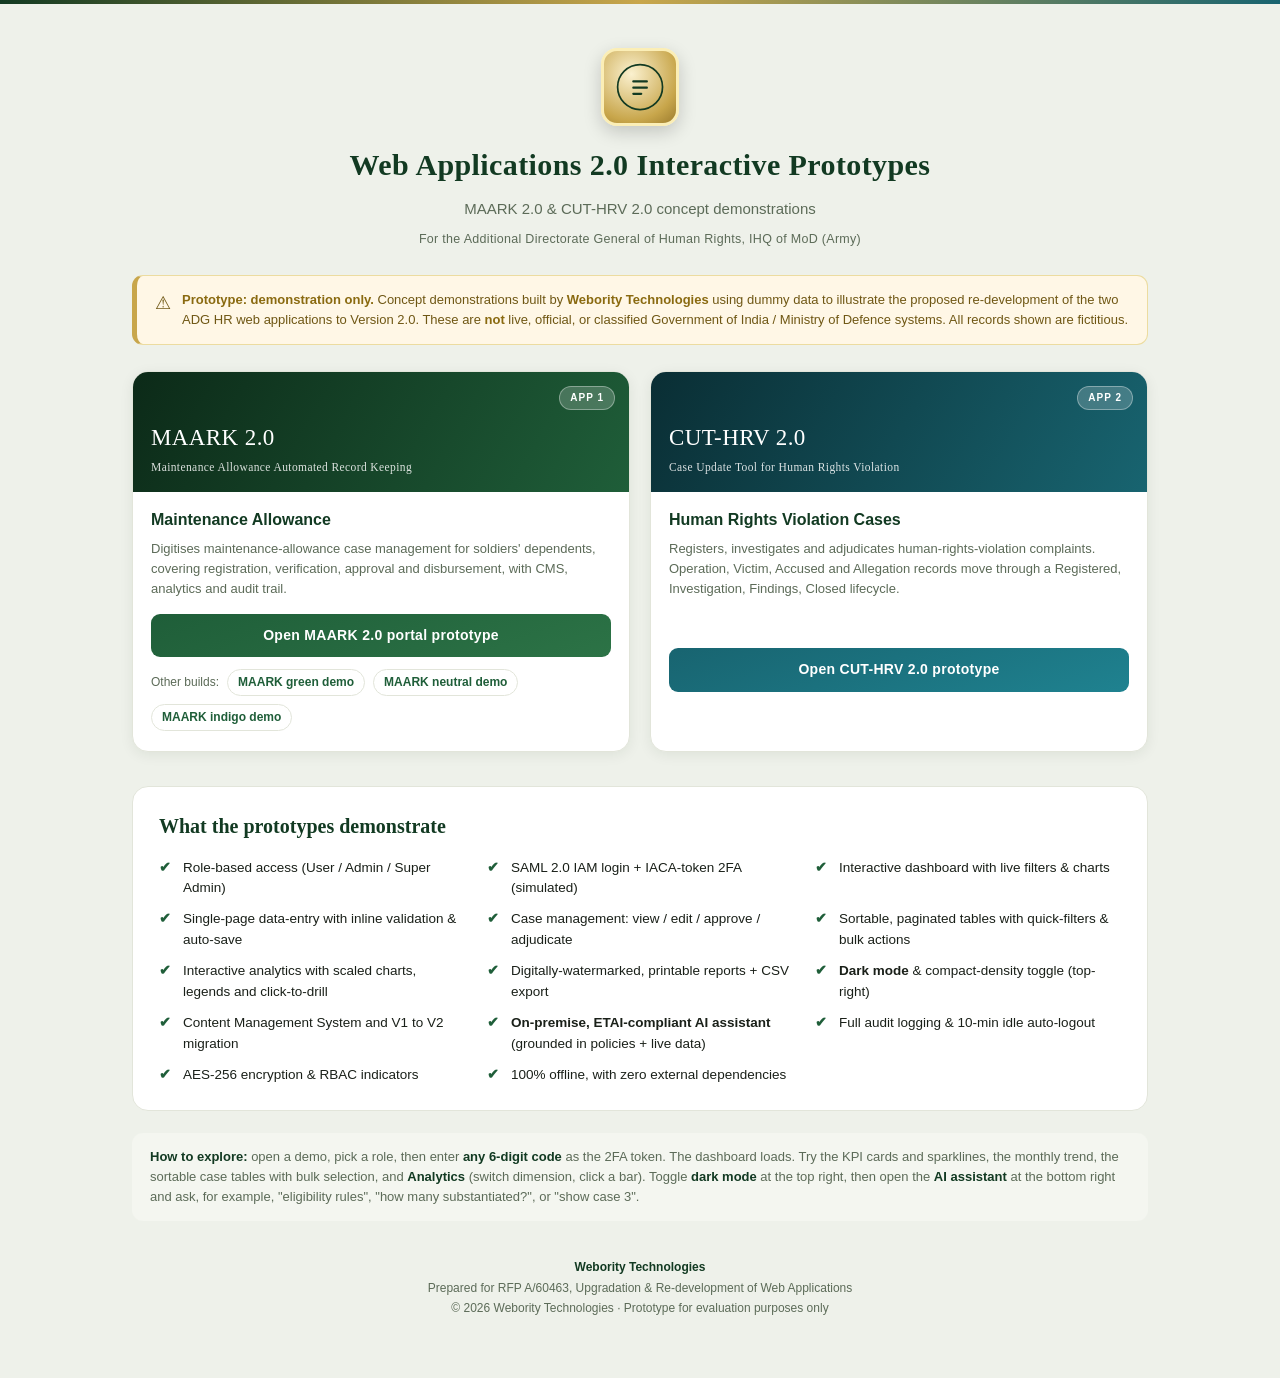
<file: index.html>
<!DOCTYPE html>
<html lang="en">
<head>
<meta charset="UTF-8">
<meta name="viewport" content="width=device-width, initial-scale=1.0">
<meta name="robots" content="noindex,nofollow">
<title>MAARK 2.0 and CUT-HRV 2.0 Prototype Showcase | Webority Technologies</title>
<style>
:root{--g:#123A22;--g2:#1F5E39;--gold:#C8A64B;--teal:#0E3A42;--teal2:#186470;--copper:#C07C3A;--ink:#1a2019;--muted:#5c6b58;--bg:#eef1ea;--line:#e2e5da}
*{box-sizing:border-box;margin:0;padding:0;font-family:"Segoe UI",Roboto,Arial,sans-serif}
body{background:var(--bg);color:var(--ink);line-height:1.55}
.tri{height:4px;background:linear-gradient(90deg,var(--g),var(--gold) 50%,var(--teal2))}
.wrap{max-width:1060px;margin:0 auto;padding:44px 22px 60px}
header{text-align:center;margin-bottom:14px}
.emblem{width:78px;height:78px;margin:0 auto 16px;border-radius:16px;background:radial-gradient(circle at 38% 32%,#fbf1cf,var(--gold) 70%,#9c7c2e);border:3px solid #fbeeb6;display:flex;align-items:center;justify-content:center;box-shadow:0 6px 18px rgba(0,0,0,.18)}
.emblem svg{width:78%;height:78%}
h1{font-family:Georgia,serif;color:var(--g);font-size:30px;letter-spacing:.4px}
.sub{color:var(--muted);font-size:15px;margin-top:8px}
.org{font-size:12.5px;color:var(--muted);margin-top:10px;letter-spacing:.3px}
.notice{background:#fff7e6;border:1px solid #ecdca0;border-left:5px solid var(--gold);border-radius:11px;padding:14px 18px;margin:26px 0;font-size:13px;color:#6f5714;display:flex;gap:11px;align-items:flex-start}
.notice b{color:#8a6a10}
.grid{display:grid;grid-template-columns:1fr 1fr;gap:20px;margin-top:10px}
@media(max-width:720px){.grid{grid-template-columns:1fr}}
.card{background:#fff;border:1px solid var(--line);border-radius:16px;overflow:hidden;box-shadow:0 3px 14px rgba(20,40,20,.07);transition:.2s;display:flex;flex-direction:column}
.card:hover{transform:translateY(-4px);box-shadow:0 14px 34px rgba(20,40,20,.14)}
.swatch{height:120px;display:flex;align-items:flex-end;padding:16px 18px;color:#fff;position:relative}
.swatch .nm{font-family:Georgia,serif;font-size:23px;letter-spacing:.4px}
.swatch .nm small{display:block;font-family:Segoe UI;font-size:11.5px;opacity:.85;font-weight:400;margin-top:3px}
.swatch .tag{position:absolute;top:14px;right:14px;background:rgba(255,255,255,.2);border:1px solid rgba(255,255,255,.35);font-size:10px;font-weight:700;letter-spacing:1px;padding:3px 10px;border-radius:20px}
.sw-maark{background:linear-gradient(120deg,#0C2A18,#1F5E39)}
.sw-cut{background:linear-gradient(120deg,#0A2E34,#186470)}
.cbody{padding:16px 18px 20px;flex:1;display:flex;flex-direction:column}
.cbody p{font-size:13px;color:var(--muted);margin:6px 0 14px;flex:1}
.cbody h3{font-size:16px;color:var(--g)}
.btn{display:block;text-align:center;color:#fff;padding:11px;border-radius:9px;font-weight:700;font-size:14px;text-decoration:none;letter-spacing:.3px}
.btn-maark{background:linear-gradient(160deg,#1F5E39,#2C7346)}
.btn-cut{background:linear-gradient(160deg,#186470,#1F8290)}
.btn:hover{filter:brightness(1.08)}
.alt{margin-top:12px;font-size:12px;color:var(--muted);display:flex;gap:8px;align-items:center;flex-wrap:wrap}
.alt a{color:var(--g2);font-weight:600;text-decoration:none;border:1px solid var(--line);padding:3px 10px;border-radius:20px}
.alt a:hover{background:#f2f5ee}
.feat{margin-top:34px;background:#fff;border:1px solid var(--line);border-radius:16px;padding:24px 26px}
.feat h2{font-family:Georgia,serif;color:var(--g);font-size:20px;margin-bottom:16px}
.feat ul{list-style:none;display:grid;grid-template-columns:repeat(auto-fit,minmax(230px,1fr));gap:10px 22px}
.feat li{font-size:13.5px;color:var(--ink);padding-left:24px;position:relative}
.feat li::before{content:"\2714";position:absolute;left:0;color:var(--g2);font-weight:700}
.tips{margin-top:22px;font-size:13px;color:var(--muted);background:#f4f6f0;border-radius:11px;padding:14px 18px}
.tips b{color:var(--g)}
footer{text-align:center;margin-top:36px;font-size:12px;color:var(--muted);line-height:1.7}
footer .em{color:var(--g);font-weight:600}
</style>
</head>
<body>
<div class="tri"></div>
<div class="wrap">
  <header>
    <div class="emblem" id="emb"></div>
    <h1>Web Applications 2.0 Interactive Prototypes</h1>
    <div class="sub">MAARK 2.0 &amp; CUT-HRV 2.0 concept demonstrations</div>
    <div class="org">For the Additional Directorate General of Human Rights, IHQ of MoD (Army)</div>
  </header>

  <div class="notice">
    <span style="font-size:18px">&#9888;</span>
    <div><b>Prototype: demonstration only.</b> Concept demonstrations built by <b>Webority Technologies</b> using dummy data to illustrate the proposed re-development of the two ADG HR web applications to Version 2.0. These are <b>not</b> live, official, or classified Government of India / Ministry of Defence systems. All records shown are fictitious.</div>
  </div>

  <div class="grid">
    <div class="card">
      <div class="swatch sw-maark"><span class="tag">APP 1</span><div class="nm">MAARK 2.0<small>Maintenance Allowance Automated Record Keeping</small></div></div>
      <div class="cbody">
        <h3>Maintenance Allowance</h3>
        <p>Digitises maintenance-allowance case management for soldiers' dependents, covering registration, verification, approval and disbursement, with CMS, analytics and audit trail.</p>
        <a class="btn btn-maark" href="MAARK_2.0.Web.App/index.html">Open MAARK 2.0 portal prototype</a>
        <div class="alt">Other builds: <a href="MAARK_2.0.Web.Prototype/index.html">MAARK green demo</a><a href="MAARK_2.0.Web.Prototype/neutral.html">MAARK neutral demo</a><a href="MAARK_2.0.Web.Prototype/indigo.html">MAARK indigo demo</a></div>
      </div>
    </div>
    <div class="card">
      <div class="swatch sw-cut"><span class="tag">APP 2</span><div class="nm">CUT-HRV 2.0<small>Case Update Tool for Human Rights Violation</small></div></div>
      <div class="cbody">
        <h3>Human Rights Violation Cases</h3>
        <p>Registers, investigates and adjudicates human-rights-violation complaints. Operation, Victim, Accused and Allegation records move through a Registered, Investigation, Findings, Closed lifecycle.</p>
        <a class="btn btn-cut" href="CutHrv/index.html">Open CUT-HRV 2.0 prototype</a>
        <div class="alt" style="visibility:hidden">Themes: <a href="#">Teal</a></div>
      </div>
    </div>
  </div>

  <div class="feat">
    <h2>What the prototypes demonstrate</h2>
    <ul>
      <li>Role-based access (User / Admin / Super Admin)</li>
      <li>SAML 2.0 IAM login + IACA-token 2FA (simulated)</li>
      <li>Interactive dashboard with live filters &amp; charts</li>
      <li>Single-page data-entry with inline validation &amp; auto-save</li>
      <li>Case management: view / edit / approve / adjudicate</li>
      <li>Sortable, paginated tables with quick-filters &amp; bulk actions</li>
      <li>Interactive analytics with scaled charts, legends and click-to-drill</li>
      <li>Digitally-watermarked, printable reports + CSV export</li>
      <li><b>Dark mode</b> &amp; compact-density toggle (top-right)</li>
      <li>Content Management System and V1 to V2 migration</li>
      <li><b>On-premise, ETAI-compliant AI assistant</b> (grounded in policies + live data)</li>
      <li>Full audit logging &amp; 10-min idle auto-logout</li>
      <li>AES-256 encryption &amp; RBAC indicators</li>
      <li>100% offline, with zero external dependencies</li>
    </ul>
  </div>

  <div class="tips"><b>How to explore:</b> open a demo, pick a role, then enter <b>any 6-digit code</b> as the 2FA token. The dashboard loads. Try the KPI cards and sparklines, the monthly trend, the sortable case tables with bulk selection, and <b>Analytics</b> (switch dimension, click a bar). Toggle <b>dark mode</b> at the top right, then open the <b>AI assistant</b> at the bottom right and ask, for example, &quot;eligibility rules&quot;, &quot;how many substantiated?&quot;, or &quot;show case 3&quot;.</div>

  <footer>
    <div class="em">Webority Technologies</div>
    Prepared for RFP A/60463, Upgradation &amp; Re-development of Web Applications<br>
    &copy; 2026 Webority Technologies &middot; Prototype for evaluation purposes only
  </footer>
</div>
<script>
/* neutral records/portal emblem, no national symbol */
function emblemMark(){const ink="#123A22";
return `<svg viewBox="0 0 100 100"><circle cx="50" cy="50" r="40" fill="none" stroke="${ink}" stroke-width="3"/>`+
  `<rect x="36" y="38" width="28" height="4" rx="2" fill="${ink}"/>`+
  `<rect x="36" y="49" width="28" height="4" rx="2" fill="${ink}"/>`+
  `<rect x="36" y="60" width="18" height="4" rx="2" fill="${ink}"/></svg>`;}
document.getElementById("emb").innerHTML=emblemMark();
</script>
</body>
</html>
</file>
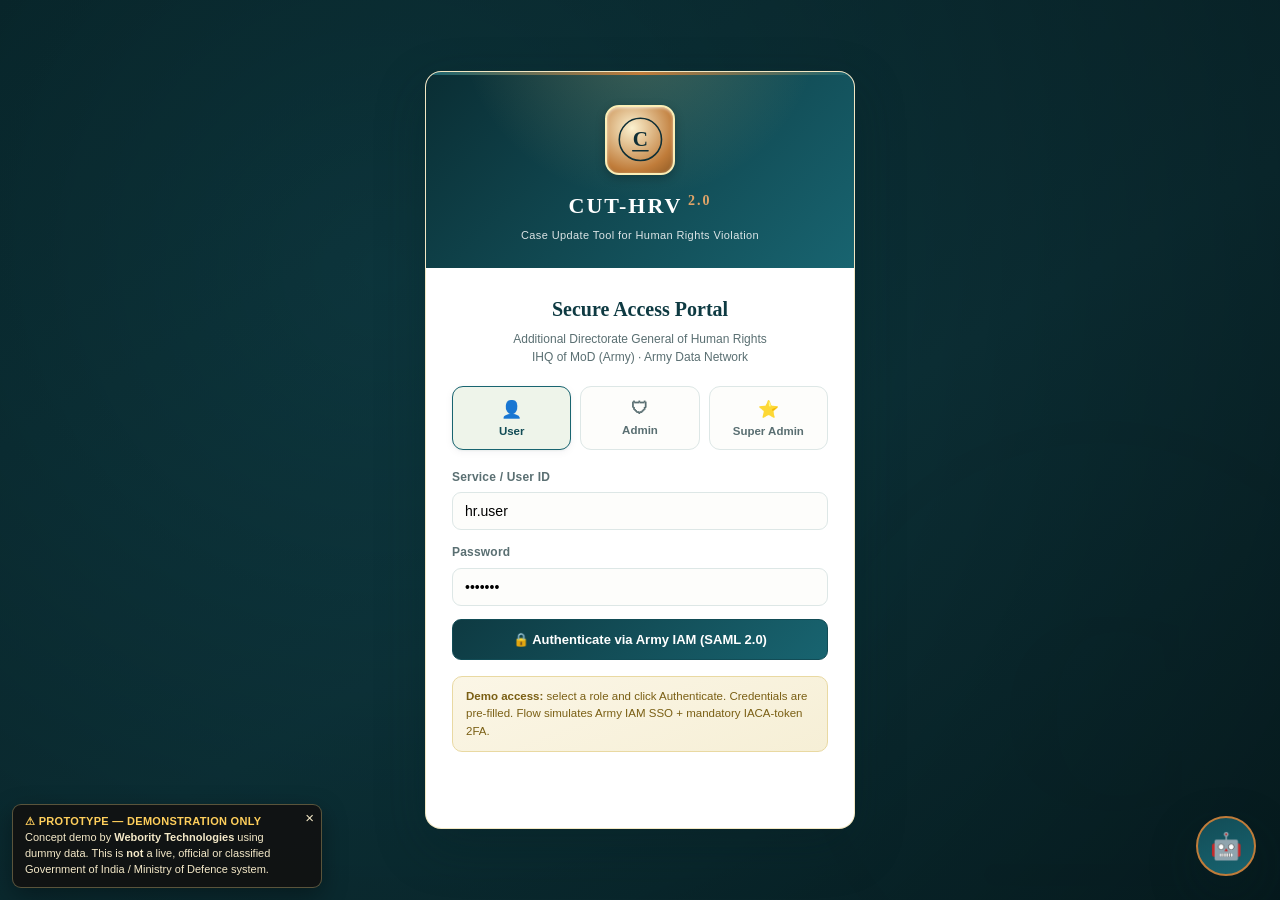
<file: CutHrv/index.html>
<!DOCTYPE html>
<html lang="en">
<head>
<meta charset="UTF-8">
<meta name="viewport" content="width=device-width, initial-scale=1.0">
<meta name="description" content="CUT-HRV 2.0 - Case Update Tool for Human Rights Violation. Additional Directorate General of Human Rights, IHQ of MoD (Army).">
<title>CUT-HRV 2.0 | Case Update Tool for Human Rights Violation &middot; ADG HR, Indian Army</title>
<link rel="stylesheet" href="assets/css/theme-hrv.css">
<link rel="stylesheet" href="assets/css/cut-hrv.css">
</head>
<body>

<!-- DEMO DISCLAIMER (added for public hosting) -->
<div id="demoNotice" style="position:fixed;left:12px;bottom:12px;z-index:5000;background:rgba(18,18,18,.92);color:#f4e9c8;font:400 11px/1.45 'Segoe UI',Arial,sans-serif;padding:9px 30px 9px 12px;border-radius:9px;max-width:310px;box-shadow:0 8px 24px rgba(0,0,0,.35);border:1px solid rgba(230,207,136,.35)">
<b style="color:#ffcf5c;letter-spacing:.3px">&#9888; PROTOTYPE &mdash; DEMONSTRATION ONLY</b><br>
Concept demo by <b>Webority Technologies</b> using dummy data. This is <b>not</b> a live, official or classified Government of India / Ministry of Defence system.
<button onclick="document.getElementById('demoNotice').style.display='none'" style="position:absolute;top:5px;right:7px;background:none;border:none;color:#f4e9c8;font-size:15px;cursor:pointer;line-height:1">&times;</button>
</div>


<!-- ============ LOGIN ============ -->
<div id="loginView" class="login-wrap">
  <div class="bgmark" data-emblem></div>
  <div class="vignette"></div>
  <div class="login-card">
    <div class="tricolor"></div>
    <div class="top">
      <div class="emblem" data-emblem></div>
      <div class="t1" style="font-size:22px">CUT-HRV<span style="font-size:14px;vertical-align:super;color:var(--gold-l)"> 2.0</span></div>
      <div class="t2">Case Update Tool for Human Rights Violation</div>
    </div>
    <div class="body">
      <div id="loginStep">
        <h2>Secure Access Portal</h2>
        <p class="hint">Additional Directorate General of Human Rights<br>IHQ of MoD (Army) &middot; Army Data Network</p>
        <div class="role-pick" id="rolePick">
          <button data-role="User" class="on"><span class="ri">&#128100;</span>User</button>
          <button data-role="Admin"><span class="ri">&#128737;</span>Admin</button>
          <button data-role="Super Admin"><span class="ri">&#11088;</span>Super Admin</button>
        </div>
        <div class="field" style="margin-bottom:13px">
          <label>Service / User ID</label>
          <input id="loginUser" value="hr.user" autocomplete="off">
        </div>
        <div class="field" style="margin-bottom:13px">
          <label>Password</label>
          <input id="loginPass" type="password" value="demo123">
        </div>
        <button class="btn primary" style="width:100%;justify-content:center;padding:12px" onclick="doLogin()">&#128274; Authenticate via Army IAM (SAML 2.0)</button>
        <div class="demo-note"><b>Demo access:</b> select a role and click Authenticate. Credentials are pre-filled. Flow simulates Army IAM SSO + mandatory IACA-token 2FA.</div>
      </div>
      <div id="otpStep" class="hidden">
        <h2>Two-Factor Authentication</h2>
        <p class="hint">Enter the 6-digit code from your<br><b>IACA hardware token</b></p>
        <div class="otp-boxes" id="otpBoxes"></div>
        <button class="btn primary" style="width:100%;justify-content:center;padding:12px" onclick="verifyOtp()">Verify &amp; Enter Portal</button>
        <div class="demo-note">Demo OTP: any 6 digits (e.g. <b>482913</b>). 2FA is mandatory per RFP &mdash; IACA tokens only.</div>
        <button class="btn ghost" style="width:100%;justify-content:center;margin-top:9px" onclick="backToLogin()">&larr; Back</button>
      </div>
      <div class="login-foot">ADDITIONAL DIRECTORATE GENERAL OF HUMAN RIGHTS<br>Authorised personnel only &middot; All access is monitored &amp; logged</div>
    </div>
  </div>
</div>

<!-- ============ APP ============ -->
<div id="appView" class="hidden">
  <div class="classbar">
    <span class="cls">&#9679; RESTRICTED</span>
    <span class="badge"><span class="dot"></span> ARMY DATA NETWORK &mdash; AIR-GAPPED / OFFLINE</span>
    <span class="badge">&#128274; IACA SSL</span>
    <span class="badge">&#128273; AES-256</span>
    <span class="badge">&#128100; SAML 2.0 IAM</span>
    <span class="badge">&#128994; 2FA IACA</span>
    <span class="badge">&#128220; Audit Logged</span>
  </div>
  <header class="app">
    <div class="emblem" data-emblem></div>
    <div class="brand">
      <h1>CUT-HRV<span class="v">2.0</span></h1>
      <p>Case Update Tool for Human Rights Violation</p>
    </div>
    <div class="spacer"></div>
    <div class="motto">"Justice with Accountability"<b>FAIR &middot; IMPARTIAL &middot; ACCOUNTABLE</b></div>
    <button class="htool" id="themeBtn" onclick="toggleTheme()" title="Toggle dark mode"></button>
    <div class="userchip" id="userChip" onclick="openProfile()" onkeydown="if(event.key==='Enter'||event.key===' '){event.preventDefault();openProfile();}" title="Open profile &amp; settings" role="button" tabindex="0">
      <div class="av" id="uAv">U</div>
      <div><b id="uName">User</b><small id="uRole">User</small></div>
      <span class="chev" aria-hidden="true">&#9662;</span>
    </div>
    <button class="btn-logout" onclick="logout()">Logout</button>
  </header>

  <div class="shell">
    <nav class="side" id="sideNav"></nav>
    <main id="mainArea"></main>
  </div>
</div>

<!-- chatbot -->
<button class="chat-fab" id="chatFab" onclick="toggleChat()">&#129302;</button>
<div class="chat-win hidden" id="chatWin">
  <div class="ch">
    <div class="cbot">&#129302;</div>
    <div><b>CUT-HRV Assistant</b><small>ETAI-compliant &middot; on-prem AI</small></div>
    <button class="x" style="color:#fff;margin-left:auto" onclick="toggleChat()">&times;</button>
  </div>
  <div class="chat-body" id="chatBody"></div>
  <div class="chat-sug" id="chatSug"></div>
  <div class="chat-in">
    <input id="chatIn" placeholder="Ask about a case or policy..." onkeydown="if(event.key==='Enter')sendChat()">
    <button onclick="sendChat()">&#10148;</button>
  </div>
  <div class="etai">On-premise &middot; No internet &middot; DRDO/SAG ETAI framework</div>
</div>

<div id="modalRoot"></div>
<div class="toast-wrap" id="toastWrap"></div>

<script src="assets/js/core.js"></script>
<script src="assets/js/cut-hrv.js"></script>
</body>
</html>
</file>
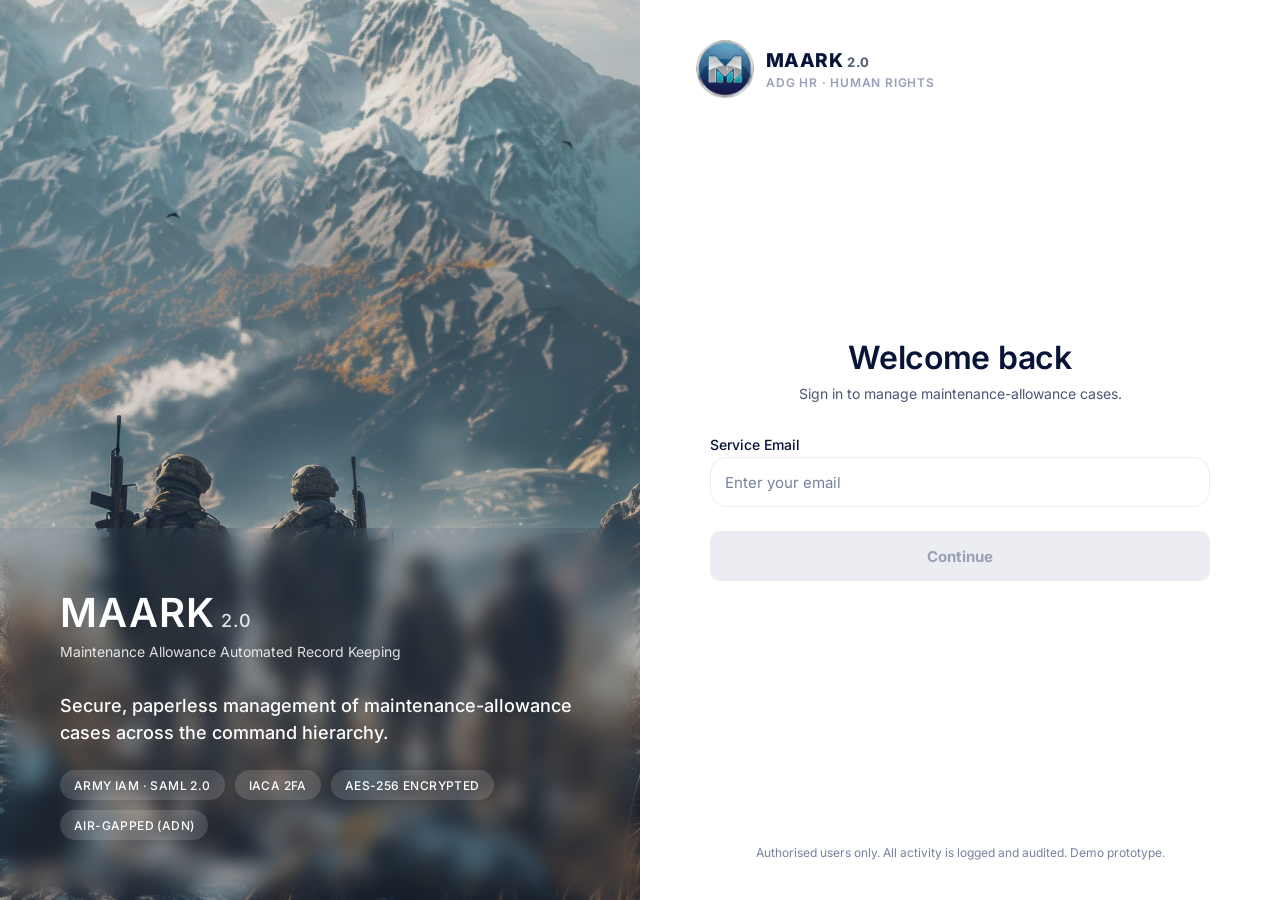
<file: MAARK_2.0.Web.App/index.html>
<!doctype html>
<html lang="en">
<head>
<meta charset="utf-8">
<meta name="viewport" content="width=device-width, initial-scale=1">
<title>MAARK 2.0 Portal | Maintenance Allowance Automated Record Keeping &middot; ADG HR</title>
<link rel="stylesheet" href="assets/css/maark-portal.css">
</head>
<body>

<!-- LOGIN -->
<div id="loginView" class="login">
  <div class="lsplit">
    <div class="lleft">
      <div class="lcopy">
      <div class="lg">MAARK<span style="font-size:18px;font-weight:500;opacity:.85"> 2.0</span></div>
      <div class="sub">Maintenance Allowance Automated Record Keeping</div>
      <div class="tag">Secure, paperless management of maintenance-allowance cases across the command hierarchy.</div>
      <div class="chips">
        <span class="chip">Army IAM &middot; SAML 2.0</span>
        <span class="chip">IACA 2FA</span>
        <span class="chip">AES-256 encrypted</span>
        <span class="chip">Air-gapped (ADN)</span>
      </div>
      </div>
    </div>
    <div class="lright">
      <div class="lcard">
        <div class="lbrand"><img class="lblogo" src="assets/img/maark-logo.png" alt="MAARK"><div class="lbtxt">MAARK <span>2.0</span><em>ADG HR &middot; Human Rights</em></div></div>

        <div class="lform">
          <!-- STEP 1 -->
          <div id="step1">
            <h2>Welcome back</h2>
            <p>Sign in to manage maintenance-allowance cases.</p>
            <div class="fld">
              <label for="loginEmail">Service Email</label>
              <input id="loginEmail" type="email" autocomplete="username" placeholder="Enter your email" oninput="emailGate()" onkeydown="if(event.key==='Enter')goPassword()">
              <div class="err" id="emailErr"></div>
            </div>
            <button class="signin" id="continueBtn" disabled onclick="goPassword()">Continue</button>
          </div>

          <!-- STEP 2 -->
          <div id="step2" class="hidden">
            <h2>Enter your password</h2>
            <p>Confirm it is you to continue.</p>
            <div class="idrow">
              <span class="idav" id="idAv">A</span>
              <span class="idem" id="idEmail"></span>
              <button class="idch" onclick="backToEmail()">Change</button>
            </div>
            <div class="fld">
              <div class="flabel"><label for="loginPwd">Password</label><a class="link" onclick="toast('Contact your unit IT cell to reset the password','info')">Forgot password?</a></div>
              <div class="pwrap">
                <input id="loginPwd" type="password" autocomplete="current-password" placeholder="Enter your password" onkeydown="if(event.key==='Enter')doLogin()">
                <button class="peye" id="peye" onclick="togglePwd()" aria-label="Show password" title="Show password"></button>
              </div>
              <div class="err" id="pwdErr"></div>
            </div>
            <button class="signin" onclick="doLogin()">Login</button>
            <button class="ghost" onclick="backToEmail()">Go back</button>
            <div class="lhelp">Trouble signing in? <a class="link" onclick="toast('Contact the ADG HR help desk on the ADN directory','info')">Get help</a></div>
          </div>
        </div>

        <div class="lfoot">Authorised users only. All activity is logged and audited. Demo prototype.</div>
      </div>
    </div>
  </div>
</div>

<!-- APP -->
<div id="appView" class="hidden">
  <div class="hdr">
    <div class="brand" onclick="go('dashboard')"><img class="blogo" src="assets/img/maark-logo.png" alt="MAARK">MAARK<small>2.0 &middot; ADG HR</small></div>
    <div class="searchwrap"><span class="sicon" id="searchIcon"></span><input class="search" id="globalSearch" placeholder="Search" oninput="globalSearch(this.value)"></div>
    <div class="sp"></div>
    <div class="uwrap">
      <button class="uchip" id="uChip" onclick="toggleProfileMenu(event)" aria-haspopup="true" aria-expanded="false"><div class="ut"><small id="uName">User</small><b id="uRole">Role</b></div><span class="av" id="uAv">A</span></button>
      <div class="pmenu hidden" id="pmenu">
        <div class="pm-head">
          <span class="pm-av" id="pmAv">A</span>
          <div class="pm-id"><b id="pmName">User</b><small id="pmMail">user@adghr.army.in</small></div>
          <span class="pm-tag" id="pmTag">Role</span>
        </div>
        <div class="pm-list">
          <button class="pm-i" onclick="pmGo('profile')"><span class="pm-ic" data-pmic="Profile"></span>My Profile</button>
          <button class="pm-i" onclick="pmGo('assistant')"><span class="pm-ic" data-pmic="Magicpen"></span>AI Assistant</button>
          <button class="pm-i" onclick="pmGo('cms')"><span class="pm-ic" data-pmic="NoteText"></span>Content Management</button>
        </div>
        <div class="pm-theme"><small>Primary colour</small><div class="swrow" id="pmSw"></div></div>
        <div class="pm-foot"><button class="pm-out" onclick="logout()">Log out</button></div>
      </div>
    </div>
  </div>
  <div class="shell">
    <nav class="side" id="side"></nav>
    <main class="main" id="main"></main>
  </div>
  <button class="aifab" id="aiFab" onclick="go('assistant')" title="AI Assistant" aria-label="AI Assistant"></button>
</div>

<div id="modalRoot"></div>
<div class="toastwrap" id="toastWrap"></div>

<script src="assets/js/maark-portal.js"></script>
</body>
</html>
</file>
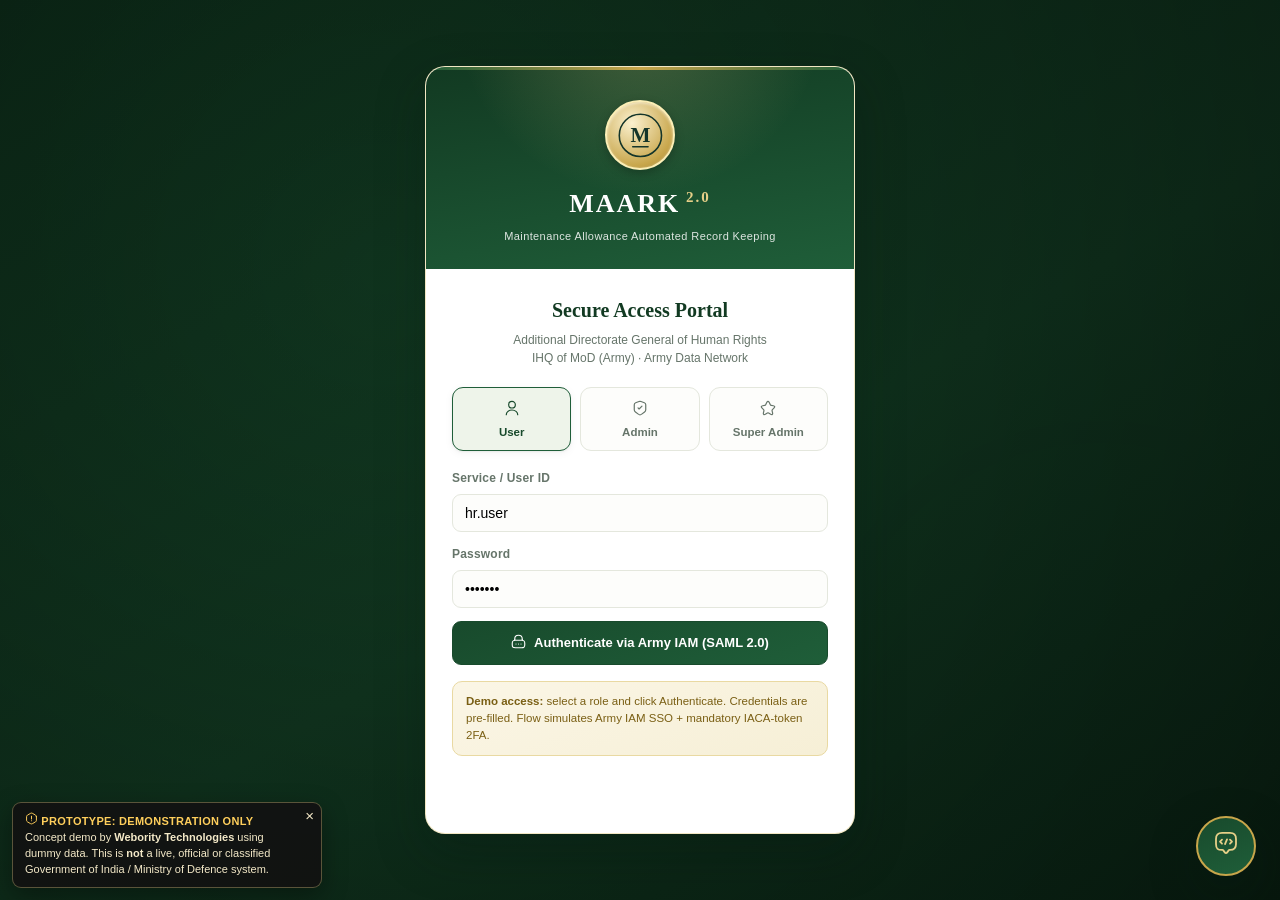
<file: MAARK_2.0.Web.Prototype/index.html>
<!DOCTYPE html>
<html lang="en">
<head>
<meta charset="UTF-8">
<meta name="viewport" content="width=device-width, initial-scale=1.0">
<meta name="description" content="MAARK 2.0 - Maintenance Allowance Automated Record Keeping. Additional Directorate General of Human Rights, IHQ of MoD (Army).">
<title>MAARK 2.0 | Maintenance Allowance Automated Record Keeping &middot; ADG HR, Indian Army</title>
<link rel="stylesheet" href="assets/css/theme-army.css">
<link rel="stylesheet" href="assets/css/maark.css">
</head>
<body>

<!-- DEMO DISCLAIMER (added for public hosting) -->
<div id="demoNotice" style="position:fixed;left:12px;bottom:12px;z-index:5000;background:rgba(18,18,18,.92);color:#f4e9c8;font:400 11px/1.45 'Segoe UI',Arial,sans-serif;padding:9px 30px 9px 12px;border-radius:9px;max-width:310px;box-shadow:0 8px 24px rgba(0,0,0,.35);border:1px solid rgba(230,207,136,.35)">
<b style="color:#ffcf5c;letter-spacing:.3px"><i data-ico="warn" data-sz="13"></i> PROTOTYPE: DEMONSTRATION ONLY</b><br>
Concept demo by <b>Webority Technologies</b> using dummy data. This is <b>not</b> a live, official or classified Government of India / Ministry of Defence system.
<button onclick="document.getElementById('demoNotice').style.display='none'" style="position:absolute;top:5px;right:7px;background:none;border:none;color:#f4e9c8;font-size:15px;cursor:pointer;line-height:1">&times;</button>
</div>


<!-- ============ LOGIN ============ -->
<div id="loginView" class="login-wrap">
  <div class="bgmark" data-emblem></div>
  <div class="vignette"></div>
  <div class="login-card">
    <div class="tricolor"></div>
    <div class="top">
      <div class="emblem" data-emblem></div>
      <div class="t1">MAARK<span style="font-size:15px;vertical-align:super;color:var(--gold-l)"> 2.0</span></div>
      <div class="t2">Maintenance Allowance Automated Record Keeping</div>
    </div>
    <div class="body">
      <div id="loginStep">
        <h2>Secure Access Portal</h2>
        <p class="hint">Additional Directorate General of Human Rights<br>IHQ of MoD (Army) &middot; Army Data Network</p>
        <div class="role-pick" id="rolePick">
          <button data-role="User" class="on"><span class="ri" data-ico="user" data-sz="16"></span>User</button>
          <button data-role="Admin"><span class="ri" data-ico="shield" data-sz="16"></span>Admin</button>
          <button data-role="Super Admin"><span class="ri" data-ico="star" data-sz="16"></span>Super Admin</button>
        </div>
        <div class="field" style="margin-bottom:13px">
          <label>Service / User ID</label>
          <input id="loginUser" value="hr.user" autocomplete="off">
        </div>
        <div class="field" style="margin-bottom:13px">
          <label>Password</label>
          <input id="loginPass" type="password" value="demo123">
        </div>
        <button class="btn primary" style="width:100%;justify-content:center;padding:12px" onclick="doLogin()"><i data-ico="lock" data-sz="15"></i> Authenticate via Army IAM (SAML 2.0)</button>
        <div class="demo-note"><b>Demo access:</b> select a role and click Authenticate. Credentials are pre-filled. Flow simulates Army IAM SSO + mandatory IACA-token 2FA.</div>
      </div>
      <div id="otpStep" class="hidden">
        <h2>Two-Factor Authentication</h2>
        <p class="hint">Enter the 6-digit code from your<br><b>IACA hardware token</b></p>
        <div class="otp-boxes" id="otpBoxes"></div>
        <button class="btn primary" style="width:100%;justify-content:center;padding:12px" onclick="verifyOtp()">Verify &amp; Enter Portal</button>
        <div class="demo-note">Demo OTP: any 6 digits (e.g. <b>482913</b>). 2FA is mandatory per RFP, IACA tokens only.</div>
        <button class="btn ghost" style="width:100%;justify-content:center;margin-top:9px" onclick="backToLogin()">&larr; Back</button>
      </div>
      <div class="login-foot">ADDITIONAL DIRECTORATE GENERAL OF HUMAN RIGHTS<br>Authorised personnel only &middot; All access is monitored &amp; logged</div>
    </div>
  </div>
</div>

<!-- ============ APP ============ -->
<div id="appView" class="hidden">
  <div class="classbar">
    <span class="cls">&#9679; RESTRICTED</span>
    <span class="badge"><span class="dot"></span> ARMY DATA NETWORK: AIR-GAPPED / OFFLINE</span>
    <span class="badge"><i data-ico="lock" data-sz="12"></i> IACA SSL</span>
    <span class="badge"><i data-ico="key" data-sz="12"></i> AES-256</span>
    <span class="badge"><i data-ico="user" data-sz="12"></i> SAML 2.0 IAM</span>
    <span class="badge"><i data-ico="verified" data-sz="12"></i> 2FA IACA</span>
    <span class="badge"><i data-ico="doc" data-sz="12"></i> Audit Logged</span>
  </div>
  <header class="app">
    <div class="emblem" data-emblem></div>
    <div class="brand">
      <h1>MAARK<span class="v">2.0</span></h1>
      <p>Maintenance Allowance Automated Record Keeping</p>
    </div>
    <div class="spacer"></div>
    <div class="motto">"Service Before Self"<b>CARE &middot; DIGNITY &middot; TRUST</b></div>
    <button class="htool" id="themeBtn" onclick="toggleTheme()" title="Toggle dark mode"></button>
    <div class="userchip" id="userChip" onclick="openProfile()" onkeydown="if(event.key==='Enter'||event.key===' '){event.preventDefault();openProfile();}" title="Open profile &amp; settings" role="button" tabindex="0">
      <div class="av" id="uAv">U</div>
      <div><b id="uName">User</b><small id="uRole">User</small></div>
      <span class="chev" aria-hidden="true" data-ico="chevron" data-sz="13"></span>
    </div>
    <button class="btn-logout" onclick="logout()">Logout</button>
  </header>

  <div class="shell">
    <nav class="side" id="sideNav"></nav>
    <main id="mainArea"></main>
  </div>
</div>

<!-- chatbot -->
<button class="chat-fab" id="chatFab" onclick="toggleChat()"><i data-ico="bot" data-sz="24"></i></button>
<div class="chat-win hidden" id="chatWin">
  <div class="ch">
    <div class="cbot"><i data-ico="bot" data-sz="15"></i></div>
    <div><b>MAARK Assistant</b><small>ETAI-compliant &middot; on-prem AI</small></div>
    <button class="x" style="color:#fff;margin-left:auto" onclick="toggleChat()">&times;</button>
  </div>
  <div class="chat-body" id="chatBody"></div>
  <div class="chat-sug" id="chatSug"></div>
  <div class="chat-in">
    <input id="chatIn" placeholder="Ask about a case or policy..." onkeydown="if(event.key==='Enter')sendChat()">
    <button onclick="sendChat()"><i data-ico="send" data-sz="15"></i></button>
  </div>
  <div class="etai">On-premise &middot; No internet &middot; DRDO/SAG ETAI framework</div>
</div>

<div id="modalRoot"></div>
<div class="toast-wrap" id="toastWrap"></div>

<script src="assets/js/icons.js"></script>
<script src="assets/js/core.js"></script>
<script src="assets/js/maark.js"></script>
</body>
</html>
</file>
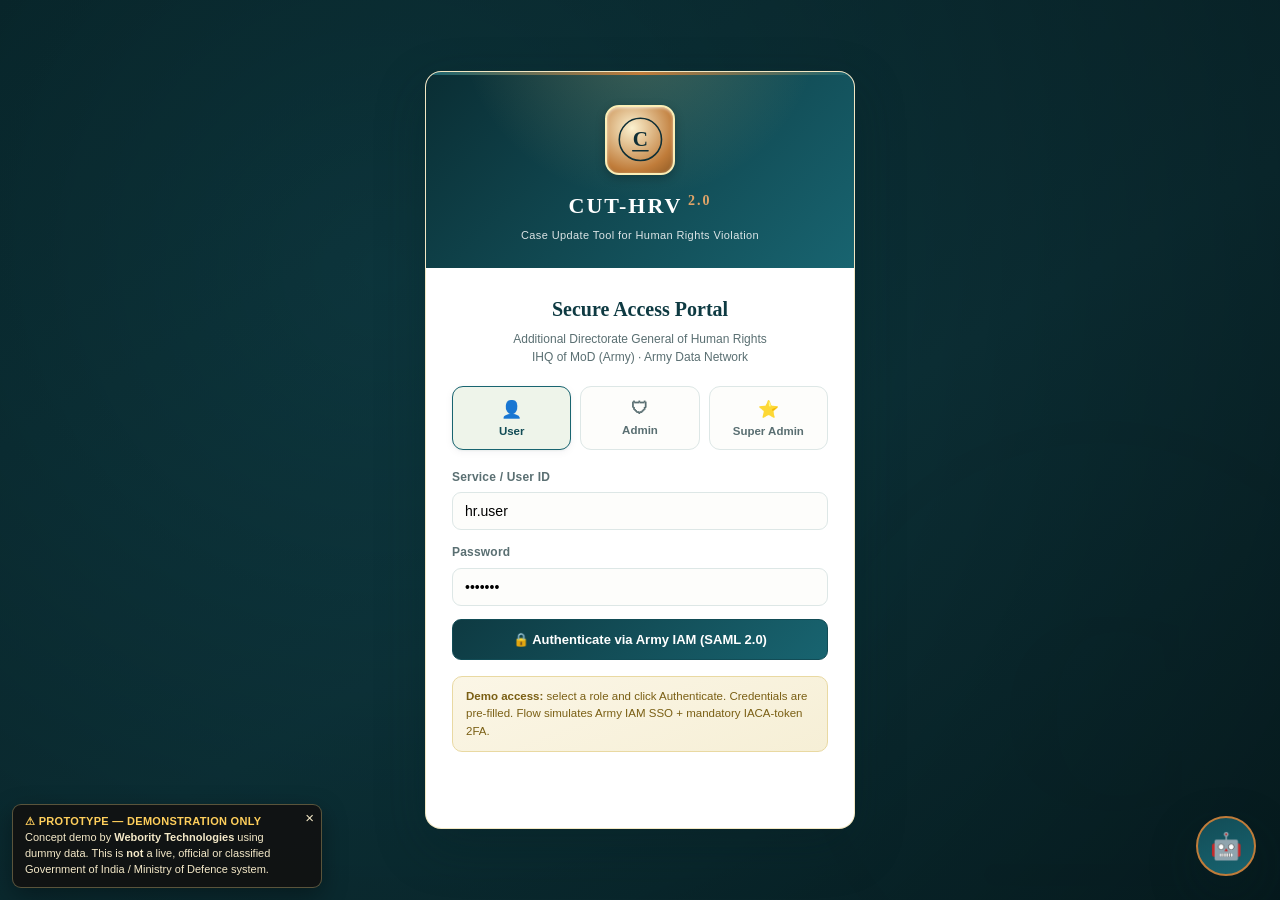
<file: prototype/cut-hrv/index.html>
<!DOCTYPE html>
<html lang="en">
<head>
<meta charset="UTF-8">
<meta name="viewport" content="width=device-width, initial-scale=1.0">
<meta name="description" content="CUT-HRV 2.0 - Case Update Tool for Human Rights Violation. Additional Directorate General of Human Rights, IHQ of MoD (Army).">
<title>CUT-HRV 2.0 | Case Update Tool for Human Rights Violation &middot; ADG HR, Indian Army</title>
<link rel="stylesheet" href="../assets/css/theme-hrv.css">
<link rel="stylesheet" href="../assets/css/cut-hrv.css">
</head>
<body>

<!-- DEMO DISCLAIMER (added for public hosting) -->
<div id="demoNotice" style="position:fixed;left:12px;bottom:12px;z-index:5000;background:rgba(18,18,18,.92);color:#f4e9c8;font:400 11px/1.45 'Segoe UI',Arial,sans-serif;padding:9px 30px 9px 12px;border-radius:9px;max-width:310px;box-shadow:0 8px 24px rgba(0,0,0,.35);border:1px solid rgba(230,207,136,.35)">
<b style="color:#ffcf5c;letter-spacing:.3px">&#9888; PROTOTYPE &mdash; DEMONSTRATION ONLY</b><br>
Concept demo by <b>Webority Technologies</b> using dummy data. This is <b>not</b> a live, official or classified Government of India / Ministry of Defence system.
<button onclick="document.getElementById('demoNotice').style.display='none'" style="position:absolute;top:5px;right:7px;background:none;border:none;color:#f4e9c8;font-size:15px;cursor:pointer;line-height:1">&times;</button>
</div>


<!-- ============ LOGIN ============ -->
<div id="loginView" class="login-wrap">
  <div class="bgmark" data-emblem></div>
  <div class="vignette"></div>
  <div class="login-card">
    <div class="tricolor"></div>
    <div class="top">
      <div class="emblem" data-emblem></div>
      <div class="t1" style="font-size:22px">CUT-HRV<span style="font-size:14px;vertical-align:super;color:var(--gold-l)"> 2.0</span></div>
      <div class="t2">Case Update Tool for Human Rights Violation</div>
    </div>
    <div class="body">
      <div id="loginStep">
        <h2>Secure Access Portal</h2>
        <p class="hint">Additional Directorate General of Human Rights<br>IHQ of MoD (Army) &middot; Army Data Network</p>
        <div class="role-pick" id="rolePick">
          <button data-role="User" class="on"><span class="ri">&#128100;</span>User</button>
          <button data-role="Admin"><span class="ri">&#128737;</span>Admin</button>
          <button data-role="Super Admin"><span class="ri">&#11088;</span>Super Admin</button>
        </div>
        <div class="field" style="margin-bottom:13px">
          <label>Service / User ID</label>
          <input id="loginUser" value="hr.user" autocomplete="off">
        </div>
        <div class="field" style="margin-bottom:13px">
          <label>Password</label>
          <input id="loginPass" type="password" value="demo123">
        </div>
        <button class="btn primary" style="width:100%;justify-content:center;padding:12px" onclick="doLogin()">&#128274; Authenticate via Army IAM (SAML 2.0)</button>
        <div class="demo-note"><b>Demo access:</b> select a role and click Authenticate. Credentials are pre-filled. Flow simulates Army IAM SSO + mandatory IACA-token 2FA.</div>
      </div>
      <div id="otpStep" class="hidden">
        <h2>Two-Factor Authentication</h2>
        <p class="hint">Enter the 6-digit code from your<br><b>IACA hardware token</b></p>
        <div class="otp-boxes" id="otpBoxes"></div>
        <button class="btn primary" style="width:100%;justify-content:center;padding:12px" onclick="verifyOtp()">Verify &amp; Enter Portal</button>
        <div class="demo-note">Demo OTP: any 6 digits (e.g. <b>482913</b>). 2FA is mandatory per RFP &mdash; IACA tokens only.</div>
        <button class="btn ghost" style="width:100%;justify-content:center;margin-top:9px" onclick="backToLogin()">&larr; Back</button>
      </div>
      <div class="login-foot">ADDITIONAL DIRECTORATE GENERAL OF HUMAN RIGHTS<br>Authorised personnel only &middot; All access is monitored &amp; logged</div>
    </div>
  </div>
</div>

<!-- ============ APP ============ -->
<div id="appView" class="hidden">
  <div class="classbar">
    <span class="cls">&#9679; RESTRICTED</span>
    <span class="badge"><span class="dot"></span> ARMY DATA NETWORK &mdash; AIR-GAPPED / OFFLINE</span>
    <span class="badge">&#128274; IACA SSL</span>
    <span class="badge">&#128273; AES-256</span>
    <span class="badge">&#128100; SAML 2.0 IAM</span>
    <span class="badge">&#128994; 2FA IACA</span>
    <span class="badge">&#128220; Audit Logged</span>
  </div>
  <header class="app">
    <div class="emblem" data-emblem></div>
    <div class="brand">
      <h1>CUT-HRV<span class="v">2.0</span></h1>
      <p>Case Update Tool for Human Rights Violation</p>
    </div>
    <div class="spacer"></div>
    <div class="motto">"Justice with Accountability"<b>FAIR &middot; IMPARTIAL &middot; ACCOUNTABLE</b></div>
    <button class="htool" id="themeBtn" onclick="toggleTheme()" title="Toggle dark mode"></button>
    <div class="userchip" id="userChip" onclick="openProfile()" onkeydown="if(event.key==='Enter'||event.key===' '){event.preventDefault();openProfile();}" title="Open profile &amp; settings" role="button" tabindex="0">
      <div class="av" id="uAv">U</div>
      <div><b id="uName">User</b><small id="uRole">User</small></div>
      <span class="chev" aria-hidden="true">&#9662;</span>
    </div>
    <button class="btn-logout" onclick="logout()">Logout</button>
  </header>

  <div class="shell">
    <nav class="side" id="sideNav"></nav>
    <main id="mainArea"></main>
  </div>
</div>

<!-- chatbot -->
<button class="chat-fab" id="chatFab" onclick="toggleChat()">&#129302;</button>
<div class="chat-win hidden" id="chatWin">
  <div class="ch">
    <div class="cbot">&#129302;</div>
    <div><b>CUT-HRV Assistant</b><small>ETAI-compliant &middot; on-prem AI</small></div>
    <button class="x" style="color:#fff;margin-left:auto" onclick="toggleChat()">&times;</button>
  </div>
  <div class="chat-body" id="chatBody"></div>
  <div class="chat-sug" id="chatSug"></div>
  <div class="chat-in">
    <input id="chatIn" placeholder="Ask about a case or policy..." onkeydown="if(event.key==='Enter')sendChat()">
    <button onclick="sendChat()">&#10148;</button>
  </div>
  <div class="etai">On-premise &middot; No internet &middot; DRDO/SAG ETAI framework</div>
</div>

<div id="modalRoot"></div>
<div class="toast-wrap" id="toastWrap"></div>

<script src="../assets/js/core.js"></script>
<script src="../assets/js/cut-hrv.js"></script>
</body>
</html>
</file>
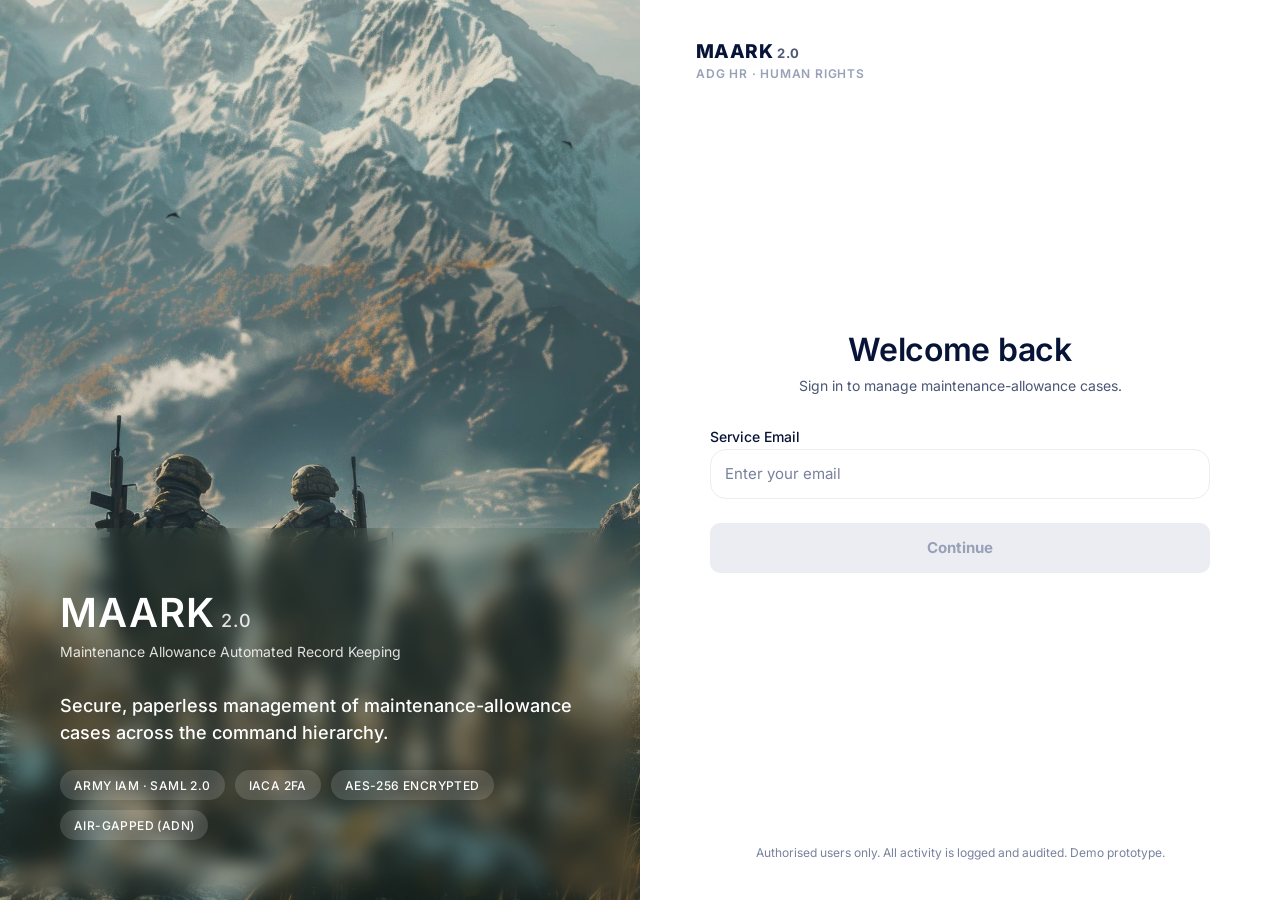
<file: prototype/maark-portal/index.html>
<!doctype html>
<html lang="en">
<head>
<meta charset="utf-8">
<meta name="viewport" content="width=device-width, initial-scale=1">
<title>MAARK 2.0 Portal | Maintenance Allowance Automated Record Keeping &middot; ADG HR</title>
<link rel="stylesheet" href="../assets/css/maark-portal.css">
</head>
<body>

<!-- LOGIN -->
<div id="loginView" class="login">
  <div class="lsplit">
    <div class="lleft">
      <div class="lcopy">
      <div class="lg">MAARK<span style="font-size:18px;font-weight:500;opacity:.85"> 2.0</span></div>
      <div class="sub">Maintenance Allowance Automated Record Keeping</div>
      <div class="tag">Secure, paperless management of maintenance-allowance cases across the command hierarchy.</div>
      <div class="chips">
        <span class="chip">Army IAM &middot; SAML 2.0</span>
        <span class="chip">IACA 2FA</span>
        <span class="chip">AES-256 encrypted</span>
        <span class="chip">Air-gapped (ADN)</span>
      </div>
      </div>
    </div>
    <div class="lright">
      <div class="lcard">
        <div class="lbrand">MAARK <span>2.0</span><em>ADG HR &middot; Human Rights</em></div>

        <div class="lform">
          <!-- STEP 1 -->
          <div id="step1">
            <h2>Welcome back</h2>
            <p>Sign in to manage maintenance-allowance cases.</p>
            <div class="fld">
              <label for="loginEmail">Service Email</label>
              <input id="loginEmail" type="email" autocomplete="username" placeholder="Enter your email" oninput="emailGate()" onkeydown="if(event.key==='Enter')goPassword()">
              <div class="err" id="emailErr"></div>
            </div>
            <button class="signin" id="continueBtn" disabled onclick="goPassword()">Continue</button>
          </div>

          <!-- STEP 2 -->
          <div id="step2" class="hidden">
            <h2>Enter your password</h2>
            <p>Confirm it is you to continue.</p>
            <div class="idrow">
              <span class="idav" id="idAv">A</span>
              <span class="idem" id="idEmail"></span>
              <button class="idch" onclick="backToEmail()">Change</button>
            </div>
            <div class="fld">
              <div class="flabel"><label for="loginPwd">Password</label><a class="link" onclick="toast('Contact your unit IT cell to reset the password','info')">Forgot password?</a></div>
              <div class="pwrap">
                <input id="loginPwd" type="password" autocomplete="current-password" placeholder="Enter your password" onkeydown="if(event.key==='Enter')doLogin()">
                <button class="peye" id="peye" onclick="togglePwd()" aria-label="Show password" title="Show password"></button>
              </div>
              <div class="err" id="pwdErr"></div>
            </div>
            <button class="signin" onclick="doLogin()">Login</button>
            <button class="ghost" onclick="backToEmail()">Go back</button>
            <div class="lhelp">Trouble signing in? <a class="link" onclick="toast('Contact the ADG HR help desk on the ADN directory','info')">Get help</a></div>
          </div>
        </div>

        <div class="lfoot">Authorised users only. All activity is logged and audited. Demo prototype.</div>
      </div>
    </div>
  </div>
</div>

<!-- APP -->
<div id="appView" class="hidden">
  <div class="hdr">
    <div class="brand" onclick="go('dashboard')">MAARK<small>2.0 &middot; ADG HR</small></div>
    <div class="searchwrap"><span class="sicon" id="searchIcon"></span><input class="search" id="globalSearch" placeholder="Search" oninput="globalSearch(this.value)"></div>
    <div class="sp"></div>
    <div class="uwrap">
      <button class="uchip" id="uChip" onclick="toggleProfileMenu(event)" aria-haspopup="true" aria-expanded="false"><div class="ut"><small id="uName">User</small><b id="uRole">Role</b></div><span class="av" id="uAv">A</span></button>
      <div class="pmenu hidden" id="pmenu">
        <div class="pm-head">
          <span class="pm-av" id="pmAv">A</span>
          <div class="pm-id"><b id="pmName">User</b><small id="pmMail">user@adghr.army.in</small></div>
          <span class="pm-tag" id="pmTag">Role</span>
        </div>
        <div class="pm-list">
          <button class="pm-i" onclick="pmGo('profile')"><span class="pm-ic" data-pmic="Profile"></span>My Profile</button>
          <button class="pm-i" onclick="pmGo('audit')"><span class="pm-ic" data-pmic="NoteText"></span>Audit Trail</button>
          <button class="pm-i" onclick="pmGo('assistant')"><span class="pm-ic" data-pmic="Magicpen"></span>AI Assistant</button>
        </div>
        <div class="pm-foot"><button class="pm-out" onclick="logout()">Log out</button></div>
      </div>
    </div>
  </div>
  <div class="shell">
    <nav class="side" id="side"></nav>
    <main class="main" id="main"></main>
  </div>
  <button class="aifab" id="aiFab" onclick="go('assistant')" title="AI Assistant" aria-label="AI Assistant"></button>
</div>

<div id="modalRoot"></div>
<div class="toastwrap" id="toastWrap"></div>

<script src="../assets/js/maark-portal.js"></script>
</body>
</html>
</file>
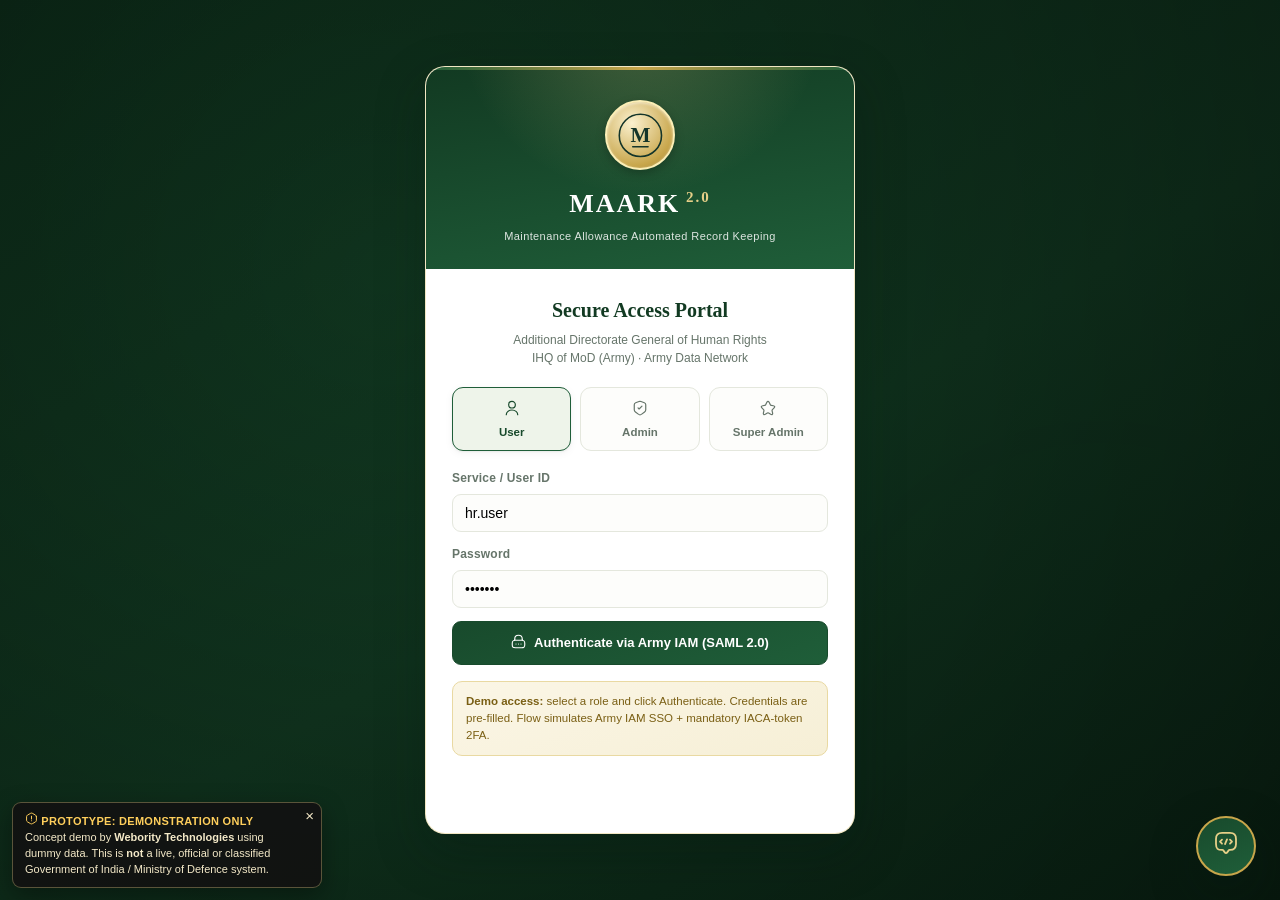
<file: prototype/maark/index.html>
<!DOCTYPE html>
<html lang="en">
<head>
<meta charset="UTF-8">
<meta name="viewport" content="width=device-width, initial-scale=1.0">
<meta name="description" content="MAARK 2.0 - Maintenance Allowance Automated Record Keeping. Additional Directorate General of Human Rights, IHQ of MoD (Army).">
<title>MAARK 2.0 | Maintenance Allowance Automated Record Keeping &middot; ADG HR, Indian Army</title>
<link rel="stylesheet" href="../assets/css/theme-army.css">
<link rel="stylesheet" href="../assets/css/maark.css">
</head>
<body>

<!-- DEMO DISCLAIMER (added for public hosting) -->
<div id="demoNotice" style="position:fixed;left:12px;bottom:12px;z-index:5000;background:rgba(18,18,18,.92);color:#f4e9c8;font:400 11px/1.45 'Segoe UI',Arial,sans-serif;padding:9px 30px 9px 12px;border-radius:9px;max-width:310px;box-shadow:0 8px 24px rgba(0,0,0,.35);border:1px solid rgba(230,207,136,.35)">
<b style="color:#ffcf5c;letter-spacing:.3px"><i data-ico="warn" data-sz="13"></i> PROTOTYPE: DEMONSTRATION ONLY</b><br>
Concept demo by <b>Webority Technologies</b> using dummy data. This is <b>not</b> a live, official or classified Government of India / Ministry of Defence system.
<button onclick="document.getElementById('demoNotice').style.display='none'" style="position:absolute;top:5px;right:7px;background:none;border:none;color:#f4e9c8;font-size:15px;cursor:pointer;line-height:1">&times;</button>
</div>


<!-- ============ LOGIN ============ -->
<div id="loginView" class="login-wrap">
  <div class="bgmark" data-emblem></div>
  <div class="vignette"></div>
  <div class="login-card">
    <div class="tricolor"></div>
    <div class="top">
      <div class="emblem" data-emblem></div>
      <div class="t1">MAARK<span style="font-size:15px;vertical-align:super;color:var(--gold-l)"> 2.0</span></div>
      <div class="t2">Maintenance Allowance Automated Record Keeping</div>
    </div>
    <div class="body">
      <div id="loginStep">
        <h2>Secure Access Portal</h2>
        <p class="hint">Additional Directorate General of Human Rights<br>IHQ of MoD (Army) &middot; Army Data Network</p>
        <div class="role-pick" id="rolePick">
          <button data-role="User" class="on"><span class="ri" data-ico="user" data-sz="16"></span>User</button>
          <button data-role="Admin"><span class="ri" data-ico="shield" data-sz="16"></span>Admin</button>
          <button data-role="Super Admin"><span class="ri" data-ico="star" data-sz="16"></span>Super Admin</button>
        </div>
        <div class="field" style="margin-bottom:13px">
          <label>Service / User ID</label>
          <input id="loginUser" value="hr.user" autocomplete="off">
        </div>
        <div class="field" style="margin-bottom:13px">
          <label>Password</label>
          <input id="loginPass" type="password" value="demo123">
        </div>
        <button class="btn primary" style="width:100%;justify-content:center;padding:12px" onclick="doLogin()"><i data-ico="lock" data-sz="15"></i> Authenticate via Army IAM (SAML 2.0)</button>
        <div class="demo-note"><b>Demo access:</b> select a role and click Authenticate. Credentials are pre-filled. Flow simulates Army IAM SSO + mandatory IACA-token 2FA.</div>
      </div>
      <div id="otpStep" class="hidden">
        <h2>Two-Factor Authentication</h2>
        <p class="hint">Enter the 6-digit code from your<br><b>IACA hardware token</b></p>
        <div class="otp-boxes" id="otpBoxes"></div>
        <button class="btn primary" style="width:100%;justify-content:center;padding:12px" onclick="verifyOtp()">Verify &amp; Enter Portal</button>
        <div class="demo-note">Demo OTP: any 6 digits (e.g. <b>482913</b>). 2FA is mandatory per RFP, IACA tokens only.</div>
        <button class="btn ghost" style="width:100%;justify-content:center;margin-top:9px" onclick="backToLogin()">&larr; Back</button>
      </div>
      <div class="login-foot">ADDITIONAL DIRECTORATE GENERAL OF HUMAN RIGHTS<br>Authorised personnel only &middot; All access is monitored &amp; logged</div>
    </div>
  </div>
</div>

<!-- ============ APP ============ -->
<div id="appView" class="hidden">
  <div class="classbar">
    <span class="cls">&#9679; RESTRICTED</span>
    <span class="badge"><span class="dot"></span> ARMY DATA NETWORK: AIR-GAPPED / OFFLINE</span>
    <span class="badge"><i data-ico="lock" data-sz="12"></i> IACA SSL</span>
    <span class="badge"><i data-ico="key" data-sz="12"></i> AES-256</span>
    <span class="badge"><i data-ico="user" data-sz="12"></i> SAML 2.0 IAM</span>
    <span class="badge"><i data-ico="verified" data-sz="12"></i> 2FA IACA</span>
    <span class="badge"><i data-ico="doc" data-sz="12"></i> Audit Logged</span>
  </div>
  <header class="app">
    <div class="emblem" data-emblem></div>
    <div class="brand">
      <h1>MAARK<span class="v">2.0</span></h1>
      <p>Maintenance Allowance Automated Record Keeping</p>
    </div>
    <div class="spacer"></div>
    <div class="motto">"Service Before Self"<b>CARE &middot; DIGNITY &middot; TRUST</b></div>
    <button class="htool" id="themeBtn" onclick="toggleTheme()" title="Toggle dark mode"></button>
    <div class="userchip" id="userChip" onclick="openProfile()" onkeydown="if(event.key==='Enter'||event.key===' '){event.preventDefault();openProfile();}" title="Open profile &amp; settings" role="button" tabindex="0">
      <div class="av" id="uAv">U</div>
      <div><b id="uName">User</b><small id="uRole">User</small></div>
      <span class="chev" aria-hidden="true" data-ico="chevron" data-sz="13"></span>
    </div>
    <button class="btn-logout" onclick="logout()">Logout</button>
  </header>

  <div class="shell">
    <nav class="side" id="sideNav"></nav>
    <main id="mainArea"></main>
  </div>
</div>

<!-- chatbot -->
<button class="chat-fab" id="chatFab" onclick="toggleChat()"><i data-ico="bot" data-sz="24"></i></button>
<div class="chat-win hidden" id="chatWin">
  <div class="ch">
    <div class="cbot"><i data-ico="bot" data-sz="15"></i></div>
    <div><b>MAARK Assistant</b><small>ETAI-compliant &middot; on-prem AI</small></div>
    <button class="x" style="color:#fff;margin-left:auto" onclick="toggleChat()">&times;</button>
  </div>
  <div class="chat-body" id="chatBody"></div>
  <div class="chat-sug" id="chatSug"></div>
  <div class="chat-in">
    <input id="chatIn" placeholder="Ask about a case or policy..." onkeydown="if(event.key==='Enter')sendChat()">
    <button onclick="sendChat()"><i data-ico="send" data-sz="15"></i></button>
  </div>
  <div class="etai">On-premise &middot; No internet &middot; DRDO/SAG ETAI framework</div>
</div>

<div id="modalRoot"></div>
<div class="toast-wrap" id="toastWrap"></div>

<script src="../assets/js/icons.js"></script>
<script src="../assets/js/core.js"></script>
<script src="../assets/js/maark.js"></script>
</body>
</html>
</file>
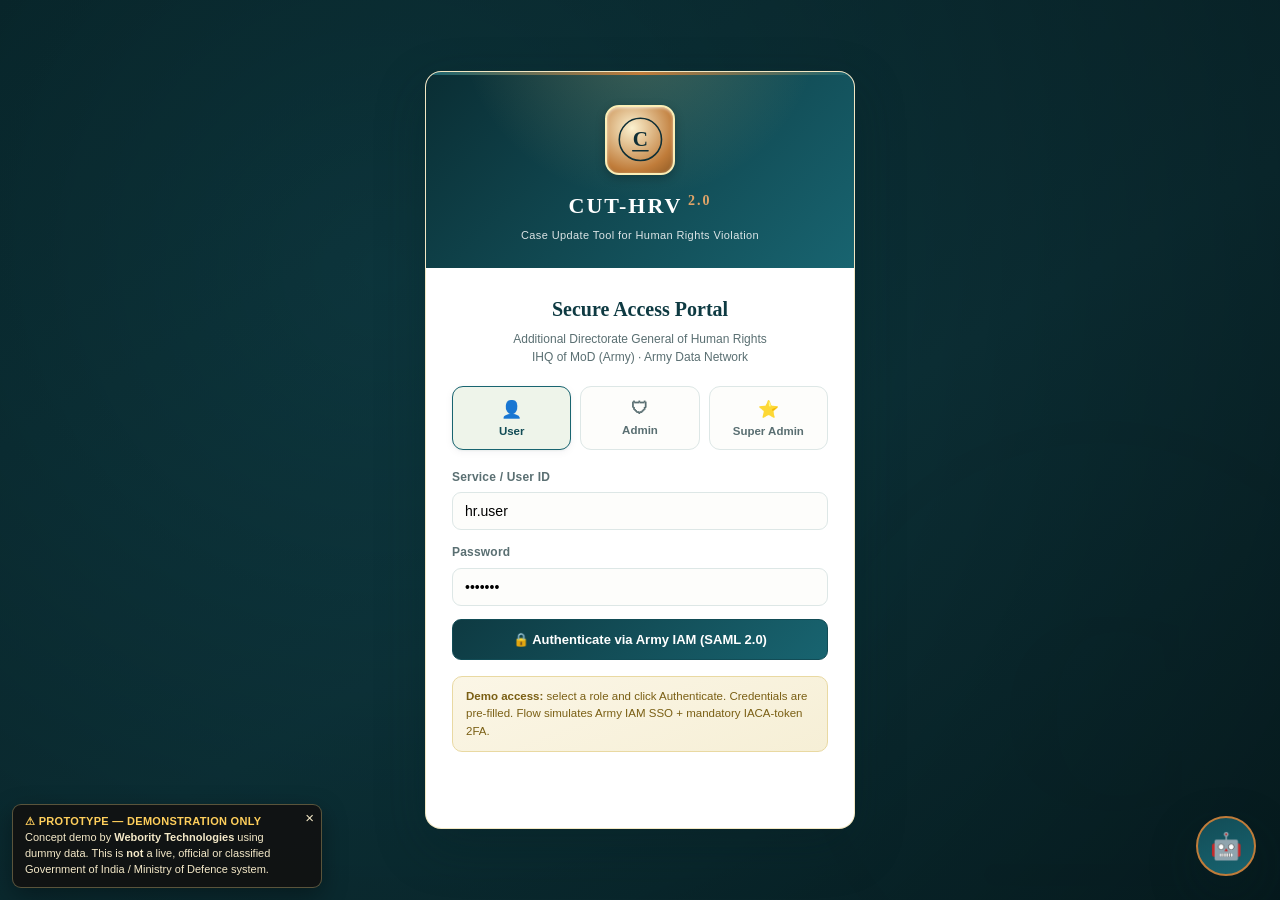
<file: CUT-HRV.html>
<!doctype html><html lang="en"><head><meta charset="utf-8">
<meta http-equiv="refresh" content="0;url=CutHrv/index.html">
<title>Moved</title></head>
<body>This prototype has moved to <a href="CutHrv/index.html">CutHrv/index.html</a>.</body></html>
</file>
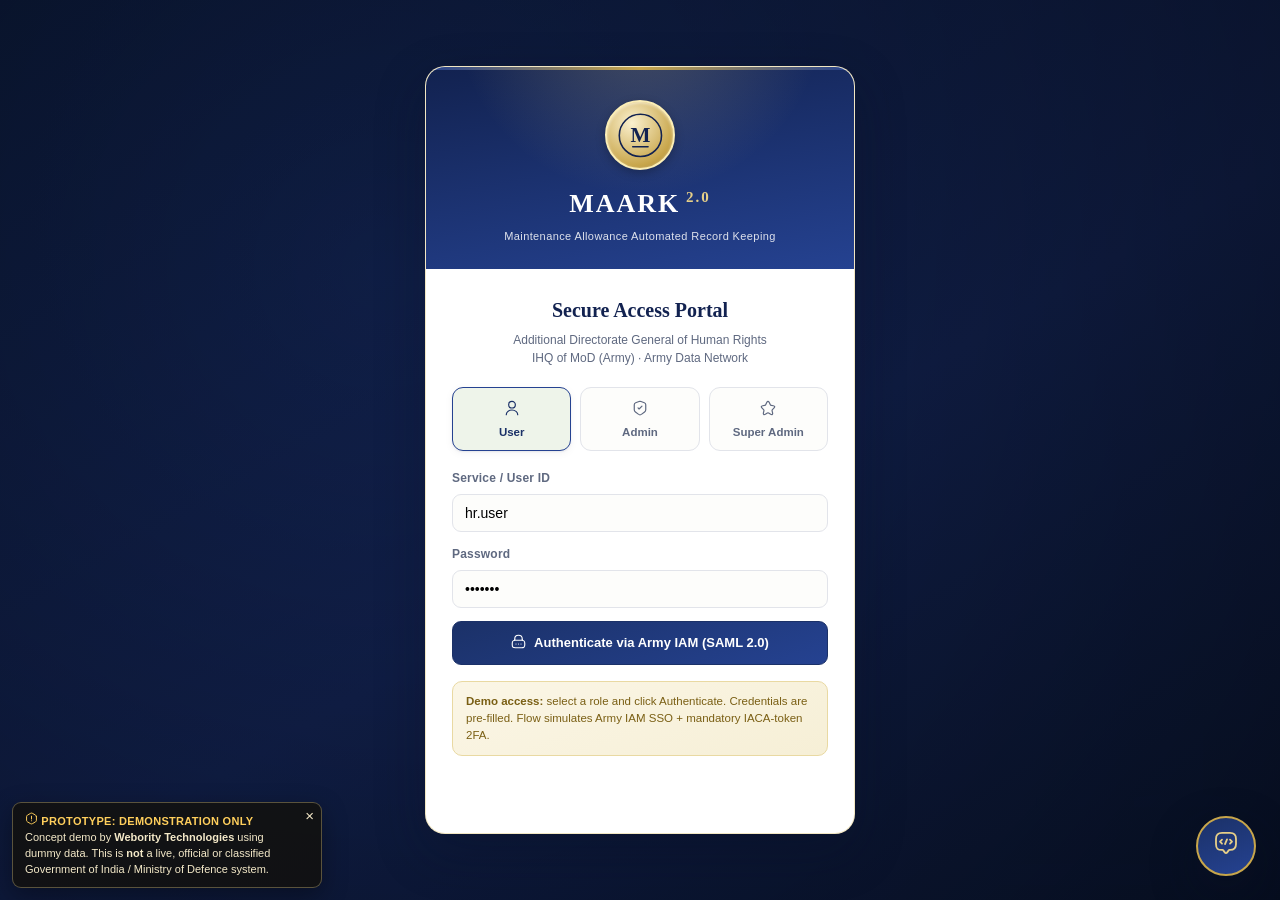
<file: MAARK-Indigo.html>
<!doctype html><html lang="en"><head><meta charset="utf-8">
<meta http-equiv="refresh" content="0;url=MAARK_2.0.Web.Prototype/indigo.html">
<title>Moved</title></head>
<body>This prototype has moved to <a href="MAARK_2.0.Web.Prototype/indigo.html">MAARK_2.0.Web.Prototype/indigo.html</a>.</body></html>
</file>
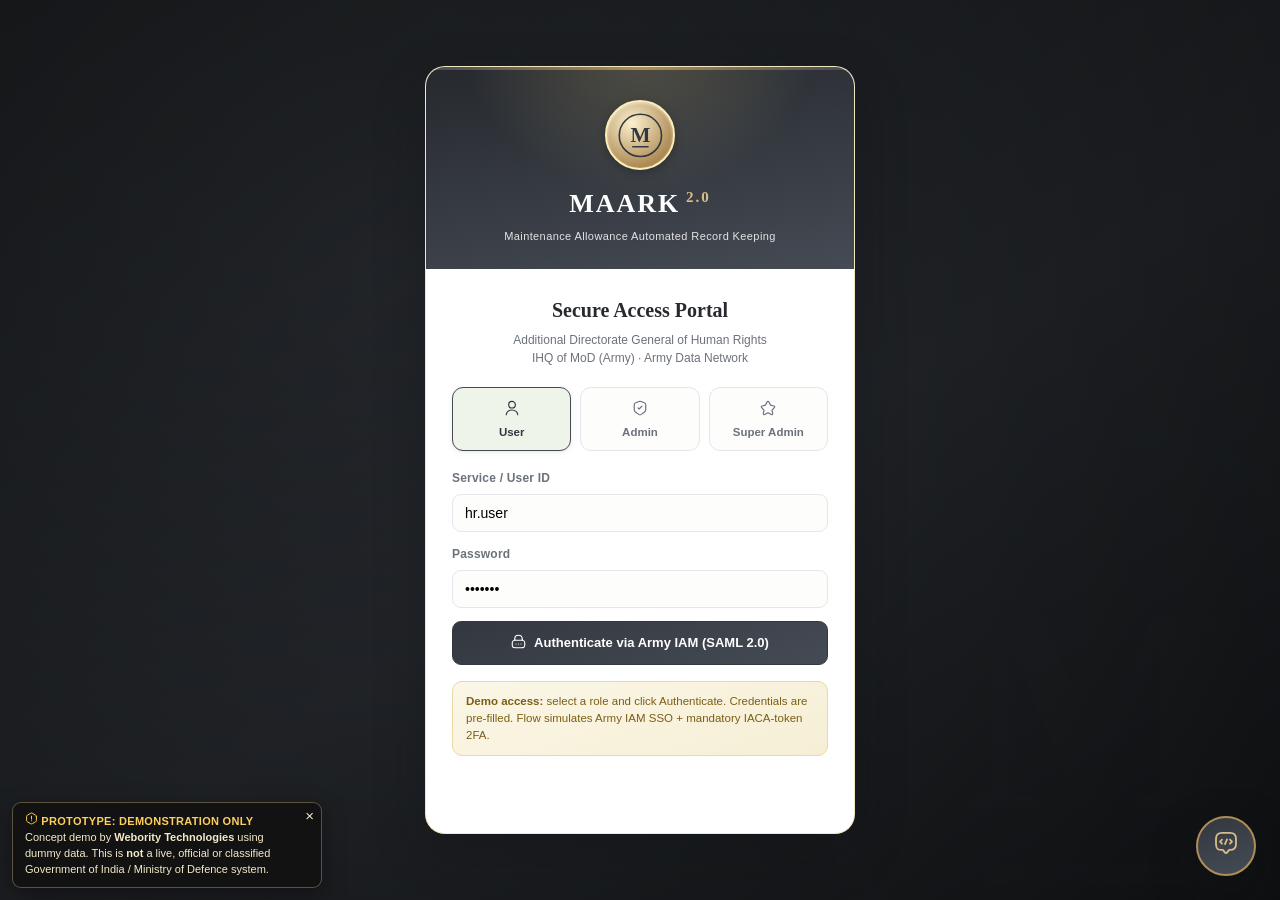
<file: MAARK-Neutral.html>
<!doctype html><html lang="en"><head><meta charset="utf-8">
<meta http-equiv="refresh" content="0;url=MAARK_2.0.Web.Prototype/neutral.html">
<title>Moved</title></head>
<body>This prototype has moved to <a href="MAARK_2.0.Web.Prototype/neutral.html">MAARK_2.0.Web.Prototype/neutral.html</a>.</body></html>
</file>
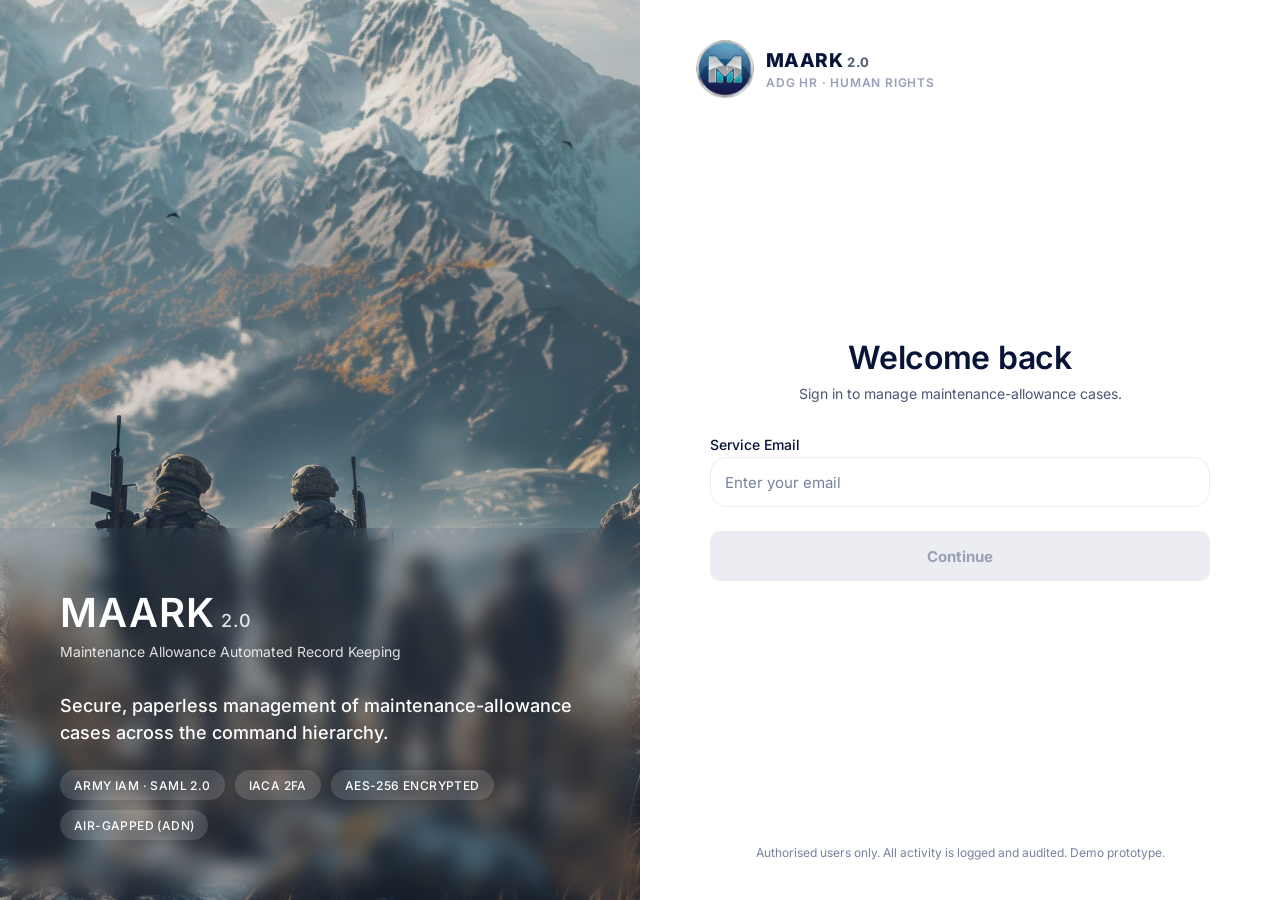
<file: maark-portal.html>
<!doctype html><html lang="en"><head><meta charset="utf-8">
<meta http-equiv="refresh" content="0;url=MAARK_2.0.Web.App/index.html">
<title>Moved</title></head>
<body>This prototype has moved to <a href="MAARK_2.0.Web.App/index.html">MAARK_2.0.Web.App/index.html</a>.</body></html>
</file>
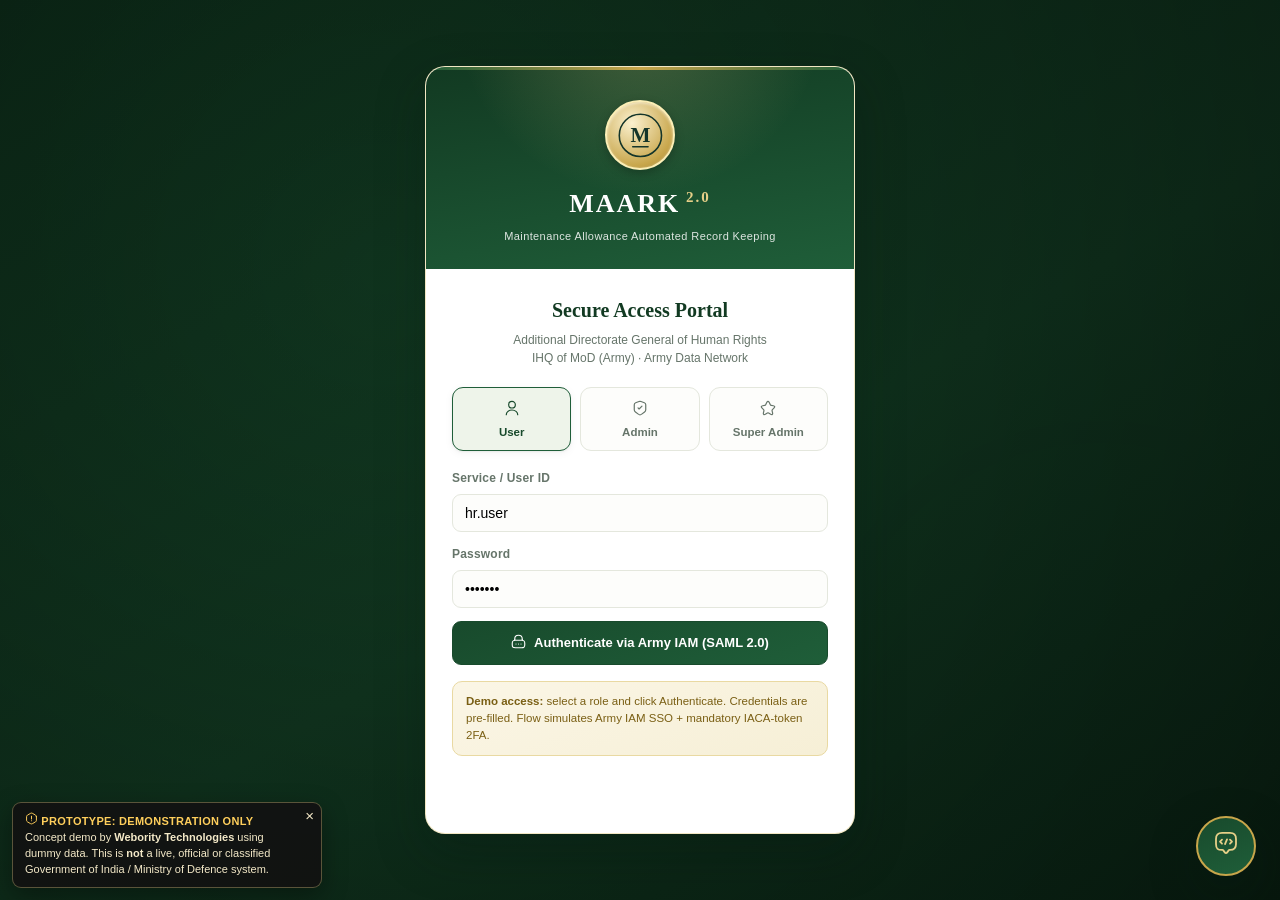
<file: MAARK.html>
<!doctype html><html lang="en"><head><meta charset="utf-8">
<meta http-equiv="refresh" content="0;url=MAARK_2.0.Web.Prototype/index.html">
<title>Moved</title></head>
<body>This prototype has moved to <a href="MAARK_2.0.Web.Prototype/index.html">MAARK_2.0.Web.Prototype/index.html</a>.</body></html>
</file>
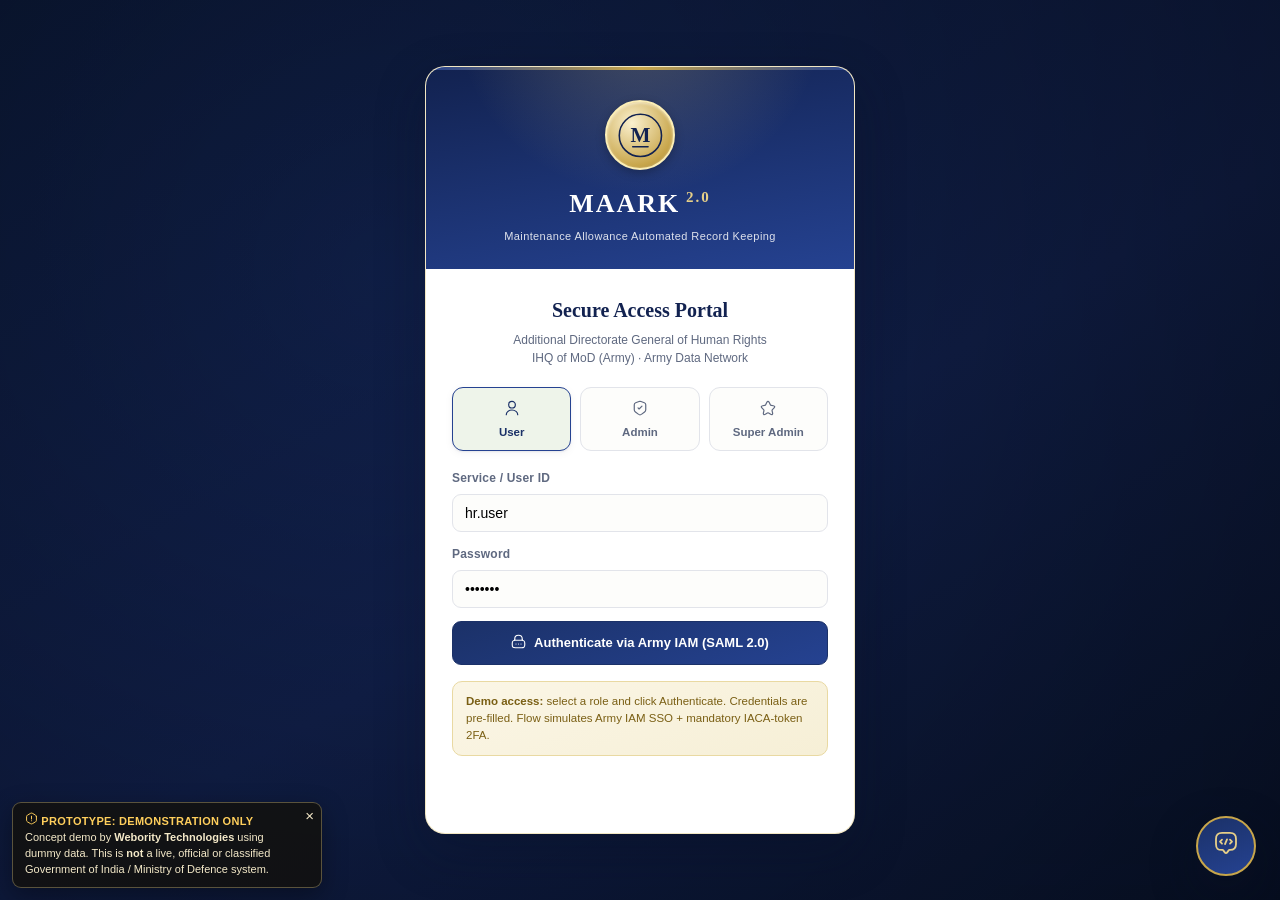
<file: MAARK_2.0.Web.Prototype/indigo.html>
<!DOCTYPE html>
<html lang="en">
<head>
<meta charset="UTF-8">
<meta name="viewport" content="width=device-width, initial-scale=1.0">
<meta name="description" content="MAARK 2.0 - Maintenance Allowance Automated Record Keeping. Additional Directorate General of Human Rights, IHQ of MoD (Army).">
<title>MAARK 2.0 (Indigo theme) | Maintenance Allowance Automated Record Keeping &middot; ADG HR</title>
<link rel="stylesheet" href="assets/css/theme-indigo.css">
<link rel="stylesheet" href="assets/css/maark.css">
</head>
<body>

<!-- DEMO DISCLAIMER (added for public hosting) -->
<div id="demoNotice" style="position:fixed;left:12px;bottom:12px;z-index:5000;background:rgba(18,18,18,.92);color:#f4e9c8;font:400 11px/1.45 'Segoe UI',Arial,sans-serif;padding:9px 30px 9px 12px;border-radius:9px;max-width:310px;box-shadow:0 8px 24px rgba(0,0,0,.35);border:1px solid rgba(230,207,136,.35)">
<b style="color:#ffcf5c;letter-spacing:.3px"><i data-ico="warn" data-sz="13"></i> PROTOTYPE: DEMONSTRATION ONLY</b><br>
Concept demo by <b>Webority Technologies</b> using dummy data. This is <b>not</b> a live, official or classified Government of India / Ministry of Defence system.
<button onclick="document.getElementById('demoNotice').style.display='none'" style="position:absolute;top:5px;right:7px;background:none;border:none;color:#f4e9c8;font-size:15px;cursor:pointer;line-height:1">&times;</button>
</div>


<!-- ============ LOGIN ============ -->
<div id="loginView" class="login-wrap">
  <div class="bgmark" data-emblem></div>
  <div class="vignette"></div>
  <div class="login-card">
    <div class="tricolor"></div>
    <div class="top">
      <div class="emblem" data-emblem></div>
      <div class="t1">MAARK<span style="font-size:15px;vertical-align:super;color:var(--gold-l)"> 2.0</span></div>
      <div class="t2">Maintenance Allowance Automated Record Keeping</div>
    </div>
    <div class="body">
      <div id="loginStep">
        <h2>Secure Access Portal</h2>
        <p class="hint">Additional Directorate General of Human Rights<br>IHQ of MoD (Army) &middot; Army Data Network</p>
        <div class="role-pick" id="rolePick">
          <button data-role="User" class="on"><span class="ri" data-ico="user" data-sz="16"></span>User</button>
          <button data-role="Admin"><span class="ri" data-ico="shield" data-sz="16"></span>Admin</button>
          <button data-role="Super Admin"><span class="ri" data-ico="star" data-sz="16"></span>Super Admin</button>
        </div>
        <div class="field" style="margin-bottom:13px">
          <label>Service / User ID</label>
          <input id="loginUser" value="hr.user" autocomplete="off">
        </div>
        <div class="field" style="margin-bottom:13px">
          <label>Password</label>
          <input id="loginPass" type="password" value="demo123">
        </div>
        <button class="btn primary" style="width:100%;justify-content:center;padding:12px" onclick="doLogin()"><i data-ico="lock" data-sz="15"></i> Authenticate via Army IAM (SAML 2.0)</button>
        <div class="demo-note"><b>Demo access:</b> select a role and click Authenticate. Credentials are pre-filled. Flow simulates Army IAM SSO + mandatory IACA-token 2FA.</div>
      </div>
      <div id="otpStep" class="hidden">
        <h2>Two-Factor Authentication</h2>
        <p class="hint">Enter the 6-digit code from your<br><b>IACA hardware token</b></p>
        <div class="otp-boxes" id="otpBoxes"></div>
        <button class="btn primary" style="width:100%;justify-content:center;padding:12px" onclick="verifyOtp()">Verify &amp; Enter Portal</button>
        <div class="demo-note">Demo OTP: any 6 digits (e.g. <b>482913</b>). 2FA is mandatory per RFP, IACA tokens only.</div>
        <button class="btn ghost" style="width:100%;justify-content:center;margin-top:9px" onclick="backToLogin()">&larr; Back</button>
      </div>
      <div class="login-foot">ADDITIONAL DIRECTORATE GENERAL OF HUMAN RIGHTS<br>Authorised personnel only &middot; All access is monitored &amp; logged</div>
    </div>
  </div>
</div>

<!-- ============ APP ============ -->
<div id="appView" class="hidden">
  <div class="classbar">
    <span class="cls">&#9679; RESTRICTED</span>
    <span class="badge"><span class="dot"></span> ARMY DATA NETWORK: AIR-GAPPED / OFFLINE</span>
    <span class="badge"><i data-ico="lock" data-sz="12"></i> IACA SSL</span>
    <span class="badge"><i data-ico="key" data-sz="12"></i> AES-256</span>
    <span class="badge"><i data-ico="user" data-sz="12"></i> SAML 2.0 IAM</span>
    <span class="badge"><i data-ico="verified" data-sz="12"></i> 2FA IACA</span>
    <span class="badge"><i data-ico="doc" data-sz="12"></i> Audit Logged</span>
  </div>
  <header class="app">
    <div class="emblem" data-emblem></div>
    <div class="brand">
      <h1>MAARK<span class="v">2.0</span></h1>
      <p>Maintenance Allowance Automated Record Keeping</p>
    </div>
    <div class="spacer"></div>
    <div class="motto">"Service Before Self"<b>CARE &middot; DIGNITY &middot; TRUST</b></div>
    <button class="htool" id="themeBtn" onclick="toggleTheme()" title="Toggle dark mode"></button>
    <div class="userchip" id="userChip" onclick="openProfile()" onkeydown="if(event.key==='Enter'||event.key===' '){event.preventDefault();openProfile();}" title="Open profile &amp; settings" role="button" tabindex="0">
      <div class="av" id="uAv">U</div>
      <div><b id="uName">User</b><small id="uRole">User</small></div>
      <span class="chev" aria-hidden="true" data-ico="chevron" data-sz="13"></span>
    </div>
    <button class="btn-logout" onclick="logout()">Logout</button>
  </header>

  <div class="shell">
    <nav class="side" id="sideNav"></nav>
    <main id="mainArea"></main>
  </div>
</div>

<!-- chatbot -->
<button class="chat-fab" id="chatFab" onclick="toggleChat()"><i data-ico="bot" data-sz="24"></i></button>
<div class="chat-win hidden" id="chatWin">
  <div class="ch">
    <div class="cbot"><i data-ico="bot" data-sz="15"></i></div>
    <div><b>MAARK Assistant</b><small>ETAI-compliant &middot; on-prem AI</small></div>
    <button class="x" style="color:#fff;margin-left:auto" onclick="toggleChat()">&times;</button>
  </div>
  <div class="chat-body" id="chatBody"></div>
  <div class="chat-sug" id="chatSug"></div>
  <div class="chat-in">
    <input id="chatIn" placeholder="Ask about a case or policy..." onkeydown="if(event.key==='Enter')sendChat()">
    <button onclick="sendChat()"><i data-ico="send" data-sz="15"></i></button>
  </div>
  <div class="etai">On-premise &middot; No internet &middot; DRDO/SAG ETAI framework</div>
</div>

<div id="modalRoot"></div>
<div class="toast-wrap" id="toastWrap"></div>

<script src="assets/js/icons.js"></script>
<script src="assets/js/core.js"></script>
<script src="assets/js/maark.js"></script>
</body>
</html>
</file>
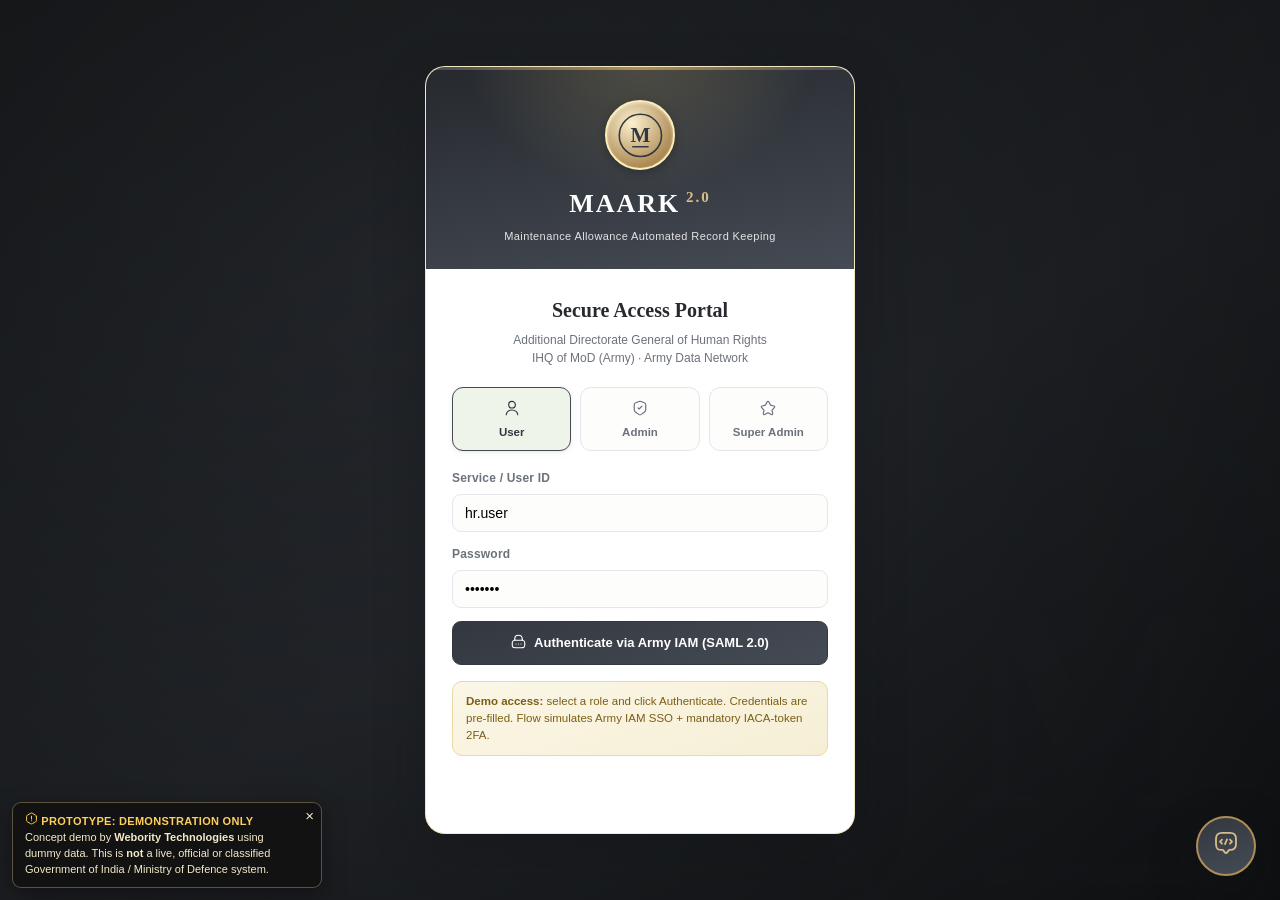
<file: MAARK_2.0.Web.Prototype/neutral.html>
<!DOCTYPE html>
<html lang="en">
<head>
<meta charset="UTF-8">
<meta name="viewport" content="width=device-width, initial-scale=1.0">
<meta name="description" content="MAARK 2.0 - Maintenance Allowance Automated Record Keeping. Additional Directorate General of Human Rights, IHQ of MoD (Army).">
<title>MAARK 2.0 (Neutral theme) | Maintenance Allowance Automated Record Keeping &middot; ADG HR</title>
<link rel="stylesheet" href="assets/css/theme-neutral.css">
<link rel="stylesheet" href="assets/css/maark.css">
</head>
<body>

<!-- DEMO DISCLAIMER (added for public hosting) -->
<div id="demoNotice" style="position:fixed;left:12px;bottom:12px;z-index:5000;background:rgba(18,18,18,.92);color:#f4e9c8;font:400 11px/1.45 'Segoe UI',Arial,sans-serif;padding:9px 30px 9px 12px;border-radius:9px;max-width:310px;box-shadow:0 8px 24px rgba(0,0,0,.35);border:1px solid rgba(230,207,136,.35)">
<b style="color:#ffcf5c;letter-spacing:.3px"><i data-ico="warn" data-sz="13"></i> PROTOTYPE: DEMONSTRATION ONLY</b><br>
Concept demo by <b>Webority Technologies</b> using dummy data. This is <b>not</b> a live, official or classified Government of India / Ministry of Defence system.
<button onclick="document.getElementById('demoNotice').style.display='none'" style="position:absolute;top:5px;right:7px;background:none;border:none;color:#f4e9c8;font-size:15px;cursor:pointer;line-height:1">&times;</button>
</div>


<!-- ============ LOGIN ============ -->
<div id="loginView" class="login-wrap">
  <div class="bgmark" data-emblem></div>
  <div class="vignette"></div>
  <div class="login-card">
    <div class="tricolor"></div>
    <div class="top">
      <div class="emblem" data-emblem></div>
      <div class="t1">MAARK<span style="font-size:15px;vertical-align:super;color:var(--gold-l)"> 2.0</span></div>
      <div class="t2">Maintenance Allowance Automated Record Keeping</div>
    </div>
    <div class="body">
      <div id="loginStep">
        <h2>Secure Access Portal</h2>
        <p class="hint">Additional Directorate General of Human Rights<br>IHQ of MoD (Army) &middot; Army Data Network</p>
        <div class="role-pick" id="rolePick">
          <button data-role="User" class="on"><span class="ri" data-ico="user" data-sz="16"></span>User</button>
          <button data-role="Admin"><span class="ri" data-ico="shield" data-sz="16"></span>Admin</button>
          <button data-role="Super Admin"><span class="ri" data-ico="star" data-sz="16"></span>Super Admin</button>
        </div>
        <div class="field" style="margin-bottom:13px">
          <label>Service / User ID</label>
          <input id="loginUser" value="hr.user" autocomplete="off">
        </div>
        <div class="field" style="margin-bottom:13px">
          <label>Password</label>
          <input id="loginPass" type="password" value="demo123">
        </div>
        <button class="btn primary" style="width:100%;justify-content:center;padding:12px" onclick="doLogin()"><i data-ico="lock" data-sz="15"></i> Authenticate via Army IAM (SAML 2.0)</button>
        <div class="demo-note"><b>Demo access:</b> select a role and click Authenticate. Credentials are pre-filled. Flow simulates Army IAM SSO + mandatory IACA-token 2FA.</div>
      </div>
      <div id="otpStep" class="hidden">
        <h2>Two-Factor Authentication</h2>
        <p class="hint">Enter the 6-digit code from your<br><b>IACA hardware token</b></p>
        <div class="otp-boxes" id="otpBoxes"></div>
        <button class="btn primary" style="width:100%;justify-content:center;padding:12px" onclick="verifyOtp()">Verify &amp; Enter Portal</button>
        <div class="demo-note">Demo OTP: any 6 digits (e.g. <b>482913</b>). 2FA is mandatory per RFP, IACA tokens only.</div>
        <button class="btn ghost" style="width:100%;justify-content:center;margin-top:9px" onclick="backToLogin()">&larr; Back</button>
      </div>
      <div class="login-foot">ADDITIONAL DIRECTORATE GENERAL OF HUMAN RIGHTS<br>Authorised personnel only &middot; All access is monitored &amp; logged</div>
    </div>
  </div>
</div>

<!-- ============ APP ============ -->
<div id="appView" class="hidden">
  <div class="classbar">
    <span class="cls">&#9679; RESTRICTED</span>
    <span class="badge"><span class="dot"></span> ARMY DATA NETWORK: AIR-GAPPED / OFFLINE</span>
    <span class="badge"><i data-ico="lock" data-sz="12"></i> IACA SSL</span>
    <span class="badge"><i data-ico="key" data-sz="12"></i> AES-256</span>
    <span class="badge"><i data-ico="user" data-sz="12"></i> SAML 2.0 IAM</span>
    <span class="badge"><i data-ico="verified" data-sz="12"></i> 2FA IACA</span>
    <span class="badge"><i data-ico="doc" data-sz="12"></i> Audit Logged</span>
  </div>
  <header class="app">
    <div class="emblem" data-emblem></div>
    <div class="brand">
      <h1>MAARK<span class="v">2.0</span></h1>
      <p>Maintenance Allowance Automated Record Keeping</p>
    </div>
    <div class="spacer"></div>
    <div class="motto">"Service Before Self"<b>CARE &middot; DIGNITY &middot; TRUST</b></div>
    <button class="htool" id="themeBtn" onclick="toggleTheme()" title="Toggle dark mode"></button>
    <div class="userchip" id="userChip" onclick="openProfile()" onkeydown="if(event.key==='Enter'||event.key===' '){event.preventDefault();openProfile();}" title="Open profile &amp; settings" role="button" tabindex="0">
      <div class="av" id="uAv">U</div>
      <div><b id="uName">User</b><small id="uRole">User</small></div>
      <span class="chev" aria-hidden="true" data-ico="chevron" data-sz="13"></span>
    </div>
    <button class="btn-logout" onclick="logout()">Logout</button>
  </header>

  <div class="shell">
    <nav class="side" id="sideNav"></nav>
    <main id="mainArea"></main>
  </div>
</div>

<!-- chatbot -->
<button class="chat-fab" id="chatFab" onclick="toggleChat()"><i data-ico="bot" data-sz="24"></i></button>
<div class="chat-win hidden" id="chatWin">
  <div class="ch">
    <div class="cbot"><i data-ico="bot" data-sz="15"></i></div>
    <div><b>MAARK Assistant</b><small>ETAI-compliant &middot; on-prem AI</small></div>
    <button class="x" style="color:#fff;margin-left:auto" onclick="toggleChat()">&times;</button>
  </div>
  <div class="chat-body" id="chatBody"></div>
  <div class="chat-sug" id="chatSug"></div>
  <div class="chat-in">
    <input id="chatIn" placeholder="Ask about a case or policy..." onkeydown="if(event.key==='Enter')sendChat()">
    <button onclick="sendChat()"><i data-ico="send" data-sz="15"></i></button>
  </div>
  <div class="etai">On-premise &middot; No internet &middot; DRDO/SAG ETAI framework</div>
</div>

<div id="modalRoot"></div>
<div class="toast-wrap" id="toastWrap"></div>

<script src="assets/js/icons.js"></script>
<script src="assets/js/core.js"></script>
<script src="assets/js/maark.js"></script>
</body>
</html>
</file>
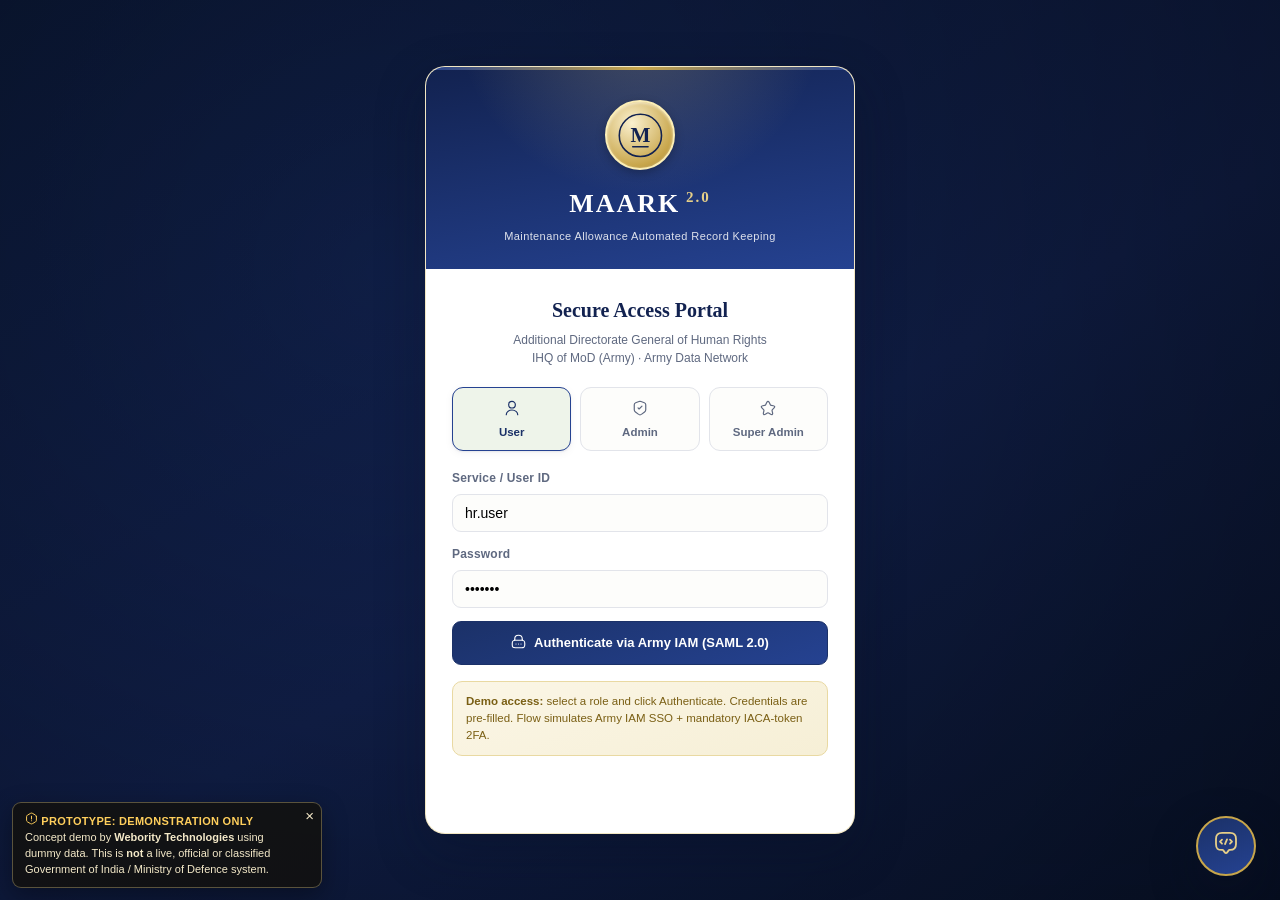
<file: prototype/maark/indigo.html>
<!DOCTYPE html>
<html lang="en">
<head>
<meta charset="UTF-8">
<meta name="viewport" content="width=device-width, initial-scale=1.0">
<meta name="description" content="MAARK 2.0 - Maintenance Allowance Automated Record Keeping. Additional Directorate General of Human Rights, IHQ of MoD (Army).">
<title>MAARK 2.0 (Indigo theme) | Maintenance Allowance Automated Record Keeping &middot; ADG HR</title>
<link rel="stylesheet" href="../assets/css/theme-indigo.css">
<link rel="stylesheet" href="../assets/css/maark.css">
</head>
<body>

<!-- DEMO DISCLAIMER (added for public hosting) -->
<div id="demoNotice" style="position:fixed;left:12px;bottom:12px;z-index:5000;background:rgba(18,18,18,.92);color:#f4e9c8;font:400 11px/1.45 'Segoe UI',Arial,sans-serif;padding:9px 30px 9px 12px;border-radius:9px;max-width:310px;box-shadow:0 8px 24px rgba(0,0,0,.35);border:1px solid rgba(230,207,136,.35)">
<b style="color:#ffcf5c;letter-spacing:.3px"><i data-ico="warn" data-sz="13"></i> PROTOTYPE: DEMONSTRATION ONLY</b><br>
Concept demo by <b>Webority Technologies</b> using dummy data. This is <b>not</b> a live, official or classified Government of India / Ministry of Defence system.
<button onclick="document.getElementById('demoNotice').style.display='none'" style="position:absolute;top:5px;right:7px;background:none;border:none;color:#f4e9c8;font-size:15px;cursor:pointer;line-height:1">&times;</button>
</div>


<!-- ============ LOGIN ============ -->
<div id="loginView" class="login-wrap">
  <div class="bgmark" data-emblem></div>
  <div class="vignette"></div>
  <div class="login-card">
    <div class="tricolor"></div>
    <div class="top">
      <div class="emblem" data-emblem></div>
      <div class="t1">MAARK<span style="font-size:15px;vertical-align:super;color:var(--gold-l)"> 2.0</span></div>
      <div class="t2">Maintenance Allowance Automated Record Keeping</div>
    </div>
    <div class="body">
      <div id="loginStep">
        <h2>Secure Access Portal</h2>
        <p class="hint">Additional Directorate General of Human Rights<br>IHQ of MoD (Army) &middot; Army Data Network</p>
        <div class="role-pick" id="rolePick">
          <button data-role="User" class="on"><span class="ri" data-ico="user" data-sz="16"></span>User</button>
          <button data-role="Admin"><span class="ri" data-ico="shield" data-sz="16"></span>Admin</button>
          <button data-role="Super Admin"><span class="ri" data-ico="star" data-sz="16"></span>Super Admin</button>
        </div>
        <div class="field" style="margin-bottom:13px">
          <label>Service / User ID</label>
          <input id="loginUser" value="hr.user" autocomplete="off">
        </div>
        <div class="field" style="margin-bottom:13px">
          <label>Password</label>
          <input id="loginPass" type="password" value="demo123">
        </div>
        <button class="btn primary" style="width:100%;justify-content:center;padding:12px" onclick="doLogin()"><i data-ico="lock" data-sz="15"></i> Authenticate via Army IAM (SAML 2.0)</button>
        <div class="demo-note"><b>Demo access:</b> select a role and click Authenticate. Credentials are pre-filled. Flow simulates Army IAM SSO + mandatory IACA-token 2FA.</div>
      </div>
      <div id="otpStep" class="hidden">
        <h2>Two-Factor Authentication</h2>
        <p class="hint">Enter the 6-digit code from your<br><b>IACA hardware token</b></p>
        <div class="otp-boxes" id="otpBoxes"></div>
        <button class="btn primary" style="width:100%;justify-content:center;padding:12px" onclick="verifyOtp()">Verify &amp; Enter Portal</button>
        <div class="demo-note">Demo OTP: any 6 digits (e.g. <b>482913</b>). 2FA is mandatory per RFP, IACA tokens only.</div>
        <button class="btn ghost" style="width:100%;justify-content:center;margin-top:9px" onclick="backToLogin()">&larr; Back</button>
      </div>
      <div class="login-foot">ADDITIONAL DIRECTORATE GENERAL OF HUMAN RIGHTS<br>Authorised personnel only &middot; All access is monitored &amp; logged</div>
    </div>
  </div>
</div>

<!-- ============ APP ============ -->
<div id="appView" class="hidden">
  <div class="classbar">
    <span class="cls">&#9679; RESTRICTED</span>
    <span class="badge"><span class="dot"></span> ARMY DATA NETWORK: AIR-GAPPED / OFFLINE</span>
    <span class="badge"><i data-ico="lock" data-sz="12"></i> IACA SSL</span>
    <span class="badge"><i data-ico="key" data-sz="12"></i> AES-256</span>
    <span class="badge"><i data-ico="user" data-sz="12"></i> SAML 2.0 IAM</span>
    <span class="badge"><i data-ico="verified" data-sz="12"></i> 2FA IACA</span>
    <span class="badge"><i data-ico="doc" data-sz="12"></i> Audit Logged</span>
  </div>
  <header class="app">
    <div class="emblem" data-emblem></div>
    <div class="brand">
      <h1>MAARK<span class="v">2.0</span></h1>
      <p>Maintenance Allowance Automated Record Keeping</p>
    </div>
    <div class="spacer"></div>
    <div class="motto">"Service Before Self"<b>CARE &middot; DIGNITY &middot; TRUST</b></div>
    <button class="htool" id="themeBtn" onclick="toggleTheme()" title="Toggle dark mode"></button>
    <div class="userchip" id="userChip" onclick="openProfile()" onkeydown="if(event.key==='Enter'||event.key===' '){event.preventDefault();openProfile();}" title="Open profile &amp; settings" role="button" tabindex="0">
      <div class="av" id="uAv">U</div>
      <div><b id="uName">User</b><small id="uRole">User</small></div>
      <span class="chev" aria-hidden="true" data-ico="chevron" data-sz="13"></span>
    </div>
    <button class="btn-logout" onclick="logout()">Logout</button>
  </header>

  <div class="shell">
    <nav class="side" id="sideNav"></nav>
    <main id="mainArea"></main>
  </div>
</div>

<!-- chatbot -->
<button class="chat-fab" id="chatFab" onclick="toggleChat()"><i data-ico="bot" data-sz="24"></i></button>
<div class="chat-win hidden" id="chatWin">
  <div class="ch">
    <div class="cbot"><i data-ico="bot" data-sz="15"></i></div>
    <div><b>MAARK Assistant</b><small>ETAI-compliant &middot; on-prem AI</small></div>
    <button class="x" style="color:#fff;margin-left:auto" onclick="toggleChat()">&times;</button>
  </div>
  <div class="chat-body" id="chatBody"></div>
  <div class="chat-sug" id="chatSug"></div>
  <div class="chat-in">
    <input id="chatIn" placeholder="Ask about a case or policy..." onkeydown="if(event.key==='Enter')sendChat()">
    <button onclick="sendChat()"><i data-ico="send" data-sz="15"></i></button>
  </div>
  <div class="etai">On-premise &middot; No internet &middot; DRDO/SAG ETAI framework</div>
</div>

<div id="modalRoot"></div>
<div class="toast-wrap" id="toastWrap"></div>

<script src="../assets/js/icons.js"></script>
<script src="../assets/js/core.js"></script>
<script src="../assets/js/maark.js"></script>
</body>
</html>
</file>
<file: CutHrv/assets/css/theme-hrv.css>
:root{
  /* Human Rights theme — deep petrol-teal + copper */
  --g900:#0A2E34; --g800:#0E3A42; --g700:#124C56; --g600:#186470; --g500:#1F8290;
  --gold:#C07C3A; --gold-l:#E0A468; --gold-d:#8F5A24; --gold-soft:#f2e6d8;
  --ink:#0f2429; --muted:#5a6f72; --faint:#8aa0a2;
  --line:#dde7e6; --line-2:#eaf1f0;
  --bg:#eef3f2; --paper:#ffffff; --cream:#f6f4ee;
  --danger:#b23b3b; --ok:#1f7a5a; --warn:#b3781a; --info:#1c6c96;
  --sh-1:0 1px 2px rgba(10,46,52,.06),0 2px 8px rgba(10,46,52,.05);
  --sh-2:0 4px 14px rgba(10,46,52,.10);
  --sh-3:0 18px 50px rgba(6,32,36,.30);
  --emblem-ink:#0f2f36;
}
</file>
<file: CutHrv/assets/css/cut-hrv.css>
/* ============================================================
   CUT-HRV 2.0 - Production Prototype
   Additional Directorate General of Human Rights, IHQ MoD (Army)
   Palette tokens live in assets/css/theme-hrv.css and load first.
   No network fetches. Relative paths only. Runs offline.
   ============================================================ */
:root{
  --r:14px; --r-sm:9px;
  --serif:"Georgia","Cambria","Times New Roman",serif;
  --sans:"Segoe UI",Roboto,-apple-system,Arial,sans-serif;
}
*{box-sizing:border-box;margin:0;padding:0}
body{font-family:var(--sans);background:var(--bg);color:var(--ink);font-size:14px;line-height:1.55;-webkit-font-smoothing:antialiased}
button{font-family:inherit;cursor:pointer}
input,select,textarea{font-family:inherit;font-size:14px}
.hidden{display:none!important}
h1,h2,h3,.serif{font-family:var(--serif)}
::selection{background:var(--gold);color:#241c04}

/* neutral brand hairline (no national symbol) */
.tricolor{height:3px;background:linear-gradient(90deg,var(--g600),var(--gold) 50%,var(--g600))}

/* ---------- Classification + security ribbon ---------- */
.classbar{background:#0A2011;color:#c7d8c0;font-size:10.5px;letter-spacing:.6px;padding:5px 18px;display:flex;align-items:center;gap:16px;flex-wrap:wrap;justify-content:center}
.classbar .cls{color:#f0d99a;font-weight:700;letter-spacing:1.4px}
.classbar .badge{display:inline-flex;gap:6px;align-items:center;color:#a9c9a0}
.classbar .dot{width:7px;height:7px;border-radius:50%;background:#57d06a;box-shadow:0 0 7px #57d06a}

/* ---------- Emblem (neutral monogram) ---------- */
.emblem{width:48px;height:48px;flex:none;border-radius:50%;
  background:radial-gradient(circle at 38% 32%,#fbf1cf,var(--gold) 70%,var(--gold-d));
  border:2px solid #fbeeb6;display:flex;align-items:center;justify-content:center;
  box-shadow:0 3px 10px rgba(0,0,0,.25),inset 0 1px 3px rgba(255,255,255,.6)}
.emblem svg{width:80%;height:80%}

/* ---------- Header ---------- */
header.app{background:
   linear-gradient(180deg,var(--g800),var(--g700));
   color:#fff;padding:12px 22px;display:flex;align-items:center;gap:16px;
   position:relative;box-shadow:var(--sh-2);border-bottom:2px solid var(--gold-d)}
header.app::after{content:"";position:absolute;inset:0;pointer-events:none;
   background:radial-gradient(circle at 90% -20%,rgba(200,166,75,.18),transparent 40%)}
.brand h1{font-size:20px;letter-spacing:.6px;line-height:1.05}
.brand h1 .v{color:var(--gold-l);font-size:14px;vertical-align:super;margin-left:2px}
.brand p{font-size:11px;opacity:.82;letter-spacing:.3px;margin-top:1px}
.spacer{flex:1}
.motto{text-align:right;font-family:var(--serif);font-style:italic;color:var(--gold-l);font-size:12.5px;opacity:.9;margin-right:6px;line-height:1.3}
.motto b{display:block;font-style:normal;font-size:10px;letter-spacing:2px;color:#cfe0c7;opacity:.75}
.userchip{display:flex;align-items:center;gap:11px;background:rgba(255,255,255,.10);padding:7px 14px;border-radius:40px;border:1px solid rgba(230,207,136,.25)}
.userchip .av{width:34px;height:34px;border-radius:50%;background:linear-gradient(160deg,var(--gold-l),var(--gold-d));color:#241c04;display:flex;align-items:center;justify-content:center;font-weight:800;box-shadow:inset 0 1px 2px rgba(255,255,255,.5)}
.userchip b{font-size:13px}
.userchip small{display:block;opacity:.8;font-size:10px;letter-spacing:.3px}
.userchip{cursor:pointer;transition:background .15s,border-color .15s}
.userchip:hover,.userchip:focus-visible{background:rgba(255,255,255,.18);border-color:rgba(230,207,136,.55);outline:none}
.userchip .chev{font-size:11px;opacity:.7;margin-left:1px;transition:transform .15s}
.userchip:hover .chev{transform:translateY(1px)}
/* profile & settings modal */
.prof-hd{display:flex;align-items:center;gap:14px;margin-bottom:4px}
.prof-hd .pav{width:52px;height:52px;border-radius:50%;flex:none;background:linear-gradient(160deg,var(--gold-l),var(--gold-d));color:#241c04;display:flex;align-items:center;justify-content:center;font-weight:800;font-size:21px;box-shadow:inset 0 1px 2px rgba(255,255,255,.5)}
.prof-hd b{font-size:15px}
.prof-sec{margin-top:16px}
.prof-sec h4{font-size:11px;letter-spacing:.6px;text-transform:uppercase;color:var(--muted);margin:0 0 6px;font-weight:800}
.prof-row{display:flex;justify-content:space-between;gap:12px;padding:8px 0;border-bottom:1px solid var(--line);font-size:13px}
.prof-row:last-child{border-bottom:0}
.prof-row .k{color:var(--muted)}
.prof-row .v{font-weight:600;text-align:right}
.prof-tog{display:flex;gap:10px;flex-wrap:wrap}
.prof-tog button{padding:9px 13px;border:1.5px solid var(--line);border-radius:10px;background:transparent;font-weight:700;font-size:12.5px;color:inherit;cursor:pointer;display:flex;align-items:center;gap:8px;transition:.15s}
.prof-tog button:hover{border-color:var(--g600)}
.prof-tog button.on{border-color:var(--g600);background:var(--gold-soft);color:var(--g700)}
.prof-tog button .dot{width:8px;height:8px;border-radius:50%;background:currentColor;opacity:.35}
.prof-tog button.on .dot{opacity:1}
.prof-swatch{display:flex;gap:9px;flex-wrap:wrap;margin-top:10px}
.prof-swatch .sw{display:flex;align-items:center;gap:8px;padding:8px 12px;border:1.5px solid var(--line);border-radius:10px;background:transparent;font-weight:700;font-size:12.5px;color:inherit;cursor:pointer;transition:.15s}
.prof-swatch .sw:hover{border-color:var(--g600)}
.prof-swatch .sw.on{border-color:var(--g600);background:var(--gold-soft);color:var(--g700)}
.prof-swatch .sw .swx{width:15px;height:15px;border-radius:50%;box-shadow:inset 0 0 0 2px rgba(255,255,255,.5)}
.pw-meter{height:6px;background:var(--line);border-radius:6px;overflow:hidden;margin-top:9px}
.pw-meter i{display:block;height:100%;width:0;background:var(--danger);transition:width .2s,background .2s}
.cp-msg{color:var(--danger);font-size:12px;font-weight:600;margin-top:9px;min-height:14px}
.btn-logout{background:transparent;border:1px solid rgba(230,207,136,.45);color:#f0e2b6;padding:7px 13px;border-radius:8px;font-size:12px;font-weight:600}
.btn-logout:hover{background:rgba(230,207,136,.15)}

/* ---------- Layout ---------- */
.shell{display:flex;min-height:calc(100vh - 96px)}
nav.side{width:244px;background:linear-gradient(180deg,#fbfaf5,#f4f5ee);border-right:1px solid var(--line);padding:16px 12px;flex:none;position:relative}
nav.side .grp{font-size:10px;text-transform:uppercase;letter-spacing:1.6px;color:var(--faint);margin:6px 10px 8px;font-weight:700}
nav.side a{display:flex;align-items:center;gap:12px;padding:10px 13px;border-radius:10px;color:var(--ink);font-weight:600;font-size:13.5px;margin-bottom:3px;cursor:pointer;transition:.15s;position:relative}
nav.side a .ic{width:20px;text-align:center;font-size:15px;filter:grayscale(.2)}
nav.side a:hover{background:#eaf0e6}
nav.side a.active{background:linear-gradient(100deg,var(--g700),var(--g600));color:#fff;box-shadow:var(--sh-1)}
nav.side a.active .ic{filter:none}
nav.side a.active::before{content:"";position:absolute;left:-12px;top:8px;bottom:8px;width:4px;border-radius:0 4px 4px 0;background:var(--gold)}
.side-foot{position:absolute;bottom:14px;left:12px;right:12px;font-size:10px;color:var(--faint);text-align:center;border-top:1px solid var(--line);padding-top:10px;line-height:1.5}
main{flex:1;padding:26px 30px;overflow:auto;background:
   radial-gradient(circle at 100% 0,rgba(200,166,75,.05),transparent 30%)}

/* ---------- Page head ---------- */
.crumb{font-size:11.5px;color:var(--faint);margin-bottom:4px;letter-spacing:.3px}
.pagehead{margin-bottom:22px;padding-bottom:14px;border-bottom:1px solid var(--line)}
.pagehead h2{font-size:26px;color:var(--g800);letter-spacing:.2px}
.pagehead h2::after{content:"";display:block;width:54px;height:3px;background:linear-gradient(90deg,var(--gold),transparent);border-radius:2px;margin-top:8px}
.pagehead .sub{color:var(--muted);font-size:13px;margin-top:12px;max-width:84ch;line-height:1.5}

/* ---------- Hero (leadership welcome) ---------- */
.hero{background:linear-gradient(115deg,var(--g900),var(--g700) 60%,var(--g600));color:#fff;border-radius:18px;padding:26px 30px;display:flex;align-items:center;gap:22px;margin-bottom:22px;position:relative;overflow:hidden;box-shadow:var(--sh-2);border:1px solid rgba(230,207,136,.25)}
.hero .cw{position:absolute;right:-40px;top:50%;transform:translateY(-50%);opacity:.08;width:280px;height:280px}
.hero .cw svg{width:100%;height:100%}
.hero .emblem{width:74px;height:74px}
.hero h2{font-size:24px;color:#fff;letter-spacing:.3px}
.hero p{opacity:.85;font-size:13.5px;margin-top:3px;max-width:640px}
.hero .chips{display:flex;gap:8px;margin-top:12px;flex-wrap:wrap}
.hero .chips span{background:rgba(230,207,136,.16);border:1px solid rgba(230,207,136,.3);color:#f2e5bd;font-size:11px;padding:4px 11px;border-radius:20px;font-weight:600}

/* ---------- Cards / KPIs ---------- */
.grid{display:grid;gap:18px}
.kpis{grid-template-columns:repeat(auto-fit,minmax(210px,1fr))}
.card{background:var(--paper);border:1px solid var(--line);border-radius:var(--r);box-shadow:var(--sh-1)}
.kpi{padding:18px 20px;position:relative;overflow:hidden;transition:.2s}
.kpi:hover{transform:translateY(-2px);box-shadow:var(--sh-2)}
.kpi .top{display:flex;align-items:center;justify-content:space-between}
.kpi .ico{width:38px;height:38px;border-radius:11px;display:flex;align-items:center;justify-content:center;font-size:18px}
.kpi .lbl{font-size:12px;color:var(--muted);font-weight:600;letter-spacing:.3px;text-transform:uppercase}
.kpi .val{font-size:34px;font-weight:800;color:var(--g800);margin-top:6px;font-family:var(--serif);letter-spacing:.5px}
.kpi .tr{font-size:11.5px;margin-top:5px;font-weight:600}
.kpi .strip{position:absolute;left:0;top:0;bottom:0;width:5px}
.up{color:var(--ok)} .down{color:var(--danger)}
.kpi.clickable{cursor:pointer}
.kpi.clickable:hover{border-color:var(--g500)}
.segbar{display:flex;gap:7px;flex-wrap:wrap;margin-bottom:15px}
.seg{border:1px solid var(--line);background:#fff;border-radius:22px;padding:6px 13px;font-size:12px;font-weight:600;color:var(--muted);transition:.15s}
.seg b{color:var(--g700)}
.seg:hover{border-color:var(--g600);background:#fafbf8}
.seg.on{background:linear-gradient(160deg,var(--g700),var(--g600));color:#fff;border-color:var(--g700);box-shadow:var(--sh-1)}
.seg.on b{color:var(--gold-l)}
.toggle{display:inline-flex;border:1px solid var(--line);border-radius:9px;overflow:hidden}
.tg{border:none;background:#fff;padding:6px 13px;font-size:12px;font-weight:600;color:var(--muted)}
.tg.on{background:var(--g700);color:#fff}
.dseg:hover{opacity:.82!important}

.panel{padding:22px}
.panel h3{font-size:16px;margin-bottom:16px;color:var(--g800);display:flex;align-items:center;gap:9px;letter-spacing:.2px}
.panel h3 .bar{width:4px;height:16px;background:var(--gold);border-radius:3px}
.row2{display:grid;grid-template-columns:1.5fr 1fr;gap:18px}
@media(max-width:1050px){.row2{grid-template-columns:1fr}}

/* ---------- Table ---------- */
table.tbl{width:100%;border-collapse:collapse;font-size:14px;border-radius:0}
.tbl th{text-align:left;height:45px;padding:0 12px;background:var(--line);color:var(--muted);font-size:12px;font-weight:600;text-transform:uppercase;letter-spacing:.04em;border-bottom:1px solid var(--line);white-space:nowrap}
.tbl td{height:50px;padding:0 12px;border-bottom:1px dashed var(--line-2);font-size:14px;vertical-align:middle}
.tbl td b{font-size:14px;font-weight:600;color:var(--ink)}
.tbl tbody tr:last-child td{border-bottom:none}
.tbl tr:hover td{background:var(--cream)}
.tag{display:inline-block;padding:3px 11px;border-radius:20px;font-size:11px;font-weight:700;letter-spacing:.2px}
.t-open{background:#fbeccb;color:#8a5900}.t-review{background:#d5e6f7;color:#134e86}
.t-appr{background:#d3edd6;color:#1d5c22}.t-rej{background:#f6d7d7;color:#8a2626}
.t-trans{background:#e6ddf3;color:#573596}

/* ---------- Buttons ---------- */
.btn{border:1px solid var(--line);background:#fff;padding:9px 16px;border-radius:9px;font-weight:600;font-size:13px;display:inline-flex;gap:8px;align-items:center;transition:.15s;color:var(--ink)}
.btn:hover{border-color:var(--g600);box-shadow:var(--sh-1)}
.btn.primary{background:linear-gradient(160deg,var(--g700),var(--g600));color:#fff;border-color:var(--g700)}
.btn.primary:hover{background:var(--g600);filter:brightness(1.06)}
.btn.gold{background:linear-gradient(160deg,var(--gold-l),var(--gold));color:#2a2101;border-color:var(--gold-d)}
.btn.gold:hover{filter:brightness(1.05)}
.btn.sm{padding:6px 12px;font-size:12px}
.btn.ghost{background:transparent}
.btn.danger{color:var(--danger);border-color:#e6c3c3}
.act{color:var(--info);cursor:pointer;font-weight:600;font-size:12.5px;margin-right:9px}
.act:hover{text-decoration:underline}
.act.d{color:var(--danger)}.act.a{color:var(--ok)}.act.t{color:#6b45b0}
.toolbar{display:flex;gap:11px;align-items:center;flex-wrap:wrap;margin-bottom:16px}
.search{flex:1;min-width:210px;position:relative}
.search input{width:100%;padding:10px 12px 10px 36px;border:1px solid var(--line);border-radius:9px;background:#fdfdfb}
.search input:focus{outline:2px solid var(--g500);border-color:var(--g500)}
.search::before{content:"\1F50D";position:absolute;left:11px;top:9px;opacity:.45}

/* ---------- Forms ---------- */
.formgrid{display:grid;grid-template-columns:1fr 1fr;gap:16px}
@media(max-width:700px){.formgrid{grid-template-columns:1fr}}
.field{display:flex;flex-direction:column;gap:6px}
.field.full{grid-column:1/-1}
.field label{font-size:12px;font-weight:600;color:var(--muted);letter-spacing:.2px}
.field label .req{color:var(--danger)}
.field input,.field select,.field textarea{padding:10px 12px;border:1px solid var(--line);border-radius:9px;background:#fdfdfb;transition:.15s}
.field input:focus,.field select:focus,.field textarea:focus{outline:2px solid var(--g500);border-color:var(--g500);background:#fff}
.wizard{display:flex;gap:8px;margin-bottom:22px;flex-wrap:wrap}
.step{flex:1;min-width:128px;padding:11px;border:1px solid var(--line);border-radius:10px;background:#fdfdfb;text-align:center;font-size:12px;color:var(--muted);font-weight:600}
.step.active{border-color:var(--g600);background:linear-gradient(160deg,var(--g700),var(--g600));color:#fff}
.step.done{border-color:var(--ok);color:var(--ok);background:#f2f9f2}
.step .n{display:inline-flex;width:20px;height:20px;border-radius:50%;background:#e9eee2;color:var(--g700);align-items:center;justify-content:center;font-weight:800;margin-right:6px;font-size:11px}
.step.active .n{background:var(--gold);color:#2a2101}

/* ---------- Modal ---------- */
.overlay{position:fixed;inset:0;background:rgba(10,25,14,.6);backdrop-filter:blur(3px);display:flex;align-items:center;justify-content:center;z-index:200;padding:20px;animation:fade .2s}
@keyframes fade{from{opacity:0}to{opacity:1}}
.modal{background:#fff;border-radius:16px;max-width:660px;width:100%;max-height:90vh;overflow:auto;box-shadow:var(--sh-3);border:1px solid rgba(230,207,136,.4)}
.modal .mh{padding:18px 22px;border-bottom:1px solid var(--line);display:flex;align-items:center;gap:10px;position:sticky;top:0;background:#fff;z-index:2}
.modal .mh h3{color:var(--g800);font-size:18px}
.modal .mb{padding:22px}
.modal .mf{padding:16px 22px;border-top:1px solid var(--line);display:flex;justify-content:flex-end;gap:11px;position:sticky;bottom:0;background:#fff}
.x{margin-left:auto;background:none;border:none;font-size:24px;color:var(--muted);line-height:1}

/* ---------- Login ---------- */
.login-wrap{min-height:100vh;display:flex;align-items:center;justify-content:center;padding:20px;position:relative;overflow:hidden;
  background:linear-gradient(150deg,var(--g900),var(--g800) 55%,var(--g900))}
.login-wrap .bgmark{position:absolute;width:720px;height:720px;opacity:.05;right:-180px;bottom:-180px}
.login-wrap .bgmark svg{width:100%;height:100%}
.login-wrap .vignette{position:absolute;inset:0;background:radial-gradient(circle at 30% 30%,transparent,rgba(0,0,0,.45))}
.login-card{background:#fff;border-radius:20px;width:100%;max-width:430px;overflow:hidden;box-shadow:var(--sh-3);position:relative;z-index:2;border:1px solid rgba(230,207,136,.5)}
.login-card .top{background:linear-gradient(170deg,var(--g800),var(--g600));color:#fff;padding:30px 26px 24px;text-align:center;position:relative;overflow:hidden}
.login-card .top::after{content:"";position:absolute;inset:0;background:radial-gradient(circle at 50% -30%,rgba(230,207,136,.25),transparent 55%)}
.login-card .top .emblem{margin:0 auto 14px;width:70px;height:70px;position:relative;z-index:2}
.login-card .top .t1{font-family:var(--serif);font-weight:700;font-size:26px;letter-spacing:2px;position:relative;z-index:2}
.login-card .top .t2{font-size:11px;opacity:.85;margin-top:4px;letter-spacing:.4px;position:relative;z-index:2}
.login-card .body{padding:26px}
.login-card h2{color:var(--g800);font-size:20px;text-align:center;margin-bottom:5px}
.login-card .hint{text-align:center;color:var(--muted);font-size:12px;margin-bottom:20px;line-height:1.5}
.role-pick{display:grid;grid-template-columns:repeat(3,1fr);gap:9px;margin-bottom:18px}
.role-pick button{padding:12px 6px;border:1.5px solid var(--line);border-radius:11px;background:#fdfdfb;font-size:11.5px;font-weight:700;color:var(--muted);transition:.15s;display:flex;flex-direction:column;gap:5px;align-items:center}
.role-pick button .ri{font-size:17px}
.role-pick button.on{border-color:var(--g600);background:#eef4ea;color:var(--g700);box-shadow:var(--sh-1)}
.otp-boxes{display:flex;gap:9px;justify-content:center;margin:16px 0}
.otp-boxes input{width:46px;height:56px;text-align:center;font-size:24px;font-weight:800;border:1.5px solid var(--line);border-radius:12px;background:#fdfdfb}
.otp-boxes input:focus{outline:2px solid var(--g500);border-color:var(--g500)}
.demo-note{background:linear-gradient(160deg,#fbf6e6,#f6efd6);border:1px solid #e9d9a2;border-radius:10px;padding:11px 13px;font-size:11.5px;color:#7a5f14;margin-top:16px;line-height:1.5}
.login-foot{text-align:center;color:rgba(255,255,255,.55);font-size:10.5px;margin-top:18px;position:relative;z-index:2;letter-spacing:.4px}

/* ---------- Charts ---------- */
.chartcard{padding:20px}
.chartcard h3{font-size:14.5px;margin-bottom:14px;color:var(--g800);display:flex;align-items:center;gap:9px}
.chartcard h3 .bar{width:4px;height:15px;background:var(--gold);border-radius:3px}
.legend{display:flex;gap:12px;flex-wrap:wrap;font-size:11.5px;color:var(--muted)}
.legend i{display:inline-block;width:11px;height:11px;border-radius:3px;margin-right:5px;vertical-align:-1px}

/* ---------- Chatbot ---------- */
.chat-fab{position:fixed;right:24px;bottom:24px;width:60px;height:60px;border-radius:50%;background:linear-gradient(160deg,var(--g700),var(--g600));color:var(--gold-l);border:2px solid var(--gold);font-size:26px;box-shadow:var(--sh-3);z-index:150;transition:.2s}
.chat-fab:hover{transform:scale(1.06)}
.chat-win{position:fixed;right:24px;bottom:96px;width:352px;height:476px;background:#fff;border-radius:18px;box-shadow:var(--sh-3);z-index:150;display:flex;flex-direction:column;overflow:hidden;border:1px solid rgba(230,207,136,.4)}
.chat-win .ch{background:linear-gradient(160deg,var(--g800),var(--g600));color:#fff;padding:13px 15px;display:flex;align-items:center;gap:10px}
.chat-win .ch small{opacity:.82;font-size:10.5px;display:block}
.chat-win .cbot{width:30px;height:30px;border-radius:50%;background:rgba(230,207,136,.2);display:flex;align-items:center;justify-content:center;font-size:16px}
.chat-body{flex:1;overflow:auto;padding:16px;background:#f6f8f4;display:flex;flex-direction:column;gap:11px}
.bub{max-width:82%;padding:10px 13px;border-radius:14px;font-size:13px;line-height:1.5}
.bub.bot{background:#fff;border:1px solid var(--line);align-self:flex-start;border-bottom-left-radius:4px;box-shadow:var(--sh-1)}
.bub.me{background:linear-gradient(160deg,var(--g700),var(--g600));color:#fff;align-self:flex-end;border-bottom-right-radius:4px}
.chat-sug{display:flex;flex-wrap:wrap;gap:7px;padding:10px 14px;background:#fff;border-top:1px solid var(--line)}
.chat-sug button{font-size:11px;padding:6px 11px;border:1px solid var(--line);border-radius:20px;background:#f4f6f2;font-weight:600;color:var(--g700)}
.chat-sug button:hover{background:#eaf0e6}
.chat-in{display:flex;border-top:1px solid var(--line)}
.chat-in input{flex:1;border:none;padding:13px}
.chat-in input:focus{outline:none}
.chat-in button{border:none;background:var(--g700);color:#fff;padding:0 18px;font-size:16px}
.etai{font-size:9.5px;text-align:center;color:var(--faint);padding:5px;background:#fff}

/* ---------- Report / watermark ---------- */
.report-sheet{background:#fff;border:1px solid var(--line);border-radius:10px;padding:38px;position:relative;overflow:hidden;box-shadow:var(--sh-1)}
.wm{position:absolute;inset:0;pointer-events:none;display:flex;align-items:center;justify-content:center;overflow:hidden}
.wm span{transform:rotate(-30deg);width:170%;white-space:normal;word-break:break-word;font-size:19px;color:rgba(18,58,34,.055);font-weight:800;letter-spacing:3px;text-align:center;line-height:2.5;text-transform:uppercase}
.report-sheet .rh{text-align:center;border-bottom:2px solid var(--g700);padding-bottom:14px;margin-bottom:18px;position:relative}
.report-sheet .rh .emblem{width:44px;height:44px;margin:0 auto 8px}
.report-sheet .rh h3{color:var(--g800);font-size:18px;letter-spacing:.4px}
.report-sheet .rf{margin-top:22px;padding-top:14px;border-top:1px dashed var(--line);font-size:11px;color:var(--muted);display:flex;justify-content:space-between;flex-wrap:wrap;gap:8px}

/* ---------- Toast ---------- */
.toast-wrap{position:fixed;top:18px;right:18px;z-index:300;display:flex;flex-direction:column;gap:9px}
.toast{background:#fff;border-left:4px solid var(--ok);box-shadow:var(--sh-3);padding:13px 17px;border-radius:10px;min-width:250px;animation:slidein .25s;font-size:13px}
.toast.err{border-color:var(--danger)}
@keyframes slidein{from{transform:translateX(30px);opacity:0}to{transform:none;opacity:1}}

.pill{display:inline-block;background:#eef3ea;color:var(--g700);padding:2px 9px;border-radius:6px;font-size:11px;font-weight:700}
.muted{color:var(--muted)}
.mini-bar{height:7px;background:#eaeee4;border-radius:5px;overflow:hidden}
.mini-bar > i{display:block;height:100%;background:linear-gradient(90deg,var(--g600),var(--g500));border-radius:5px}
.wfcard{padding:14px;border:1px solid var(--line);border-radius:11px;background:linear-gradient(180deg,#fff,#fbfbf6)}
@media print{.classbar,header.app,nav.side,.chat-fab,.chat-win,.noprint,.tricolor{display:none!important}main{padding:0}.report-sheet{border:none;box-shadow:none}}
/* ===== CUT-HRV design differentiation (distinct from MAARK) ===== */
.card{border-radius:11px}
.kpi .strip{left:0;right:0;top:0;bottom:auto;width:auto;height:5px}
.kpi{border-top:0}
.hero{border-radius:6px 22px 22px 6px;border:1px solid rgba(224,164,104,.28);border-left:6px solid var(--gold)}
.pagehead h2::after{width:82px;height:4px}
.pagehead{border-bottom:2px solid var(--line-2)}
nav.side a.active{border-radius:8px}
nav.side a.active::before{width:5px;background:var(--gold)}
.login-card .top{background:linear-gradient(135deg,var(--g900),var(--g600))}
.login-card{border-radius:16px}
.seg.on,.tg.on,.btn.primary{background:linear-gradient(135deg,var(--g800),var(--g600))}
.panel h3 .bar,.chartcard h3 .bar{height:18px;border-radius:0 3px 3px 0}
.emblem{border-radius:14px}

/* ---------- Consolidated single-page form ---------- */
.formsec{padding:4px 0 18px;border-bottom:1px dashed var(--line)}
.formsec:last-of-type{border-bottom:none;padding-bottom:6px}
.formsec-h{display:flex;align-items:center;gap:10px;font-family:var(--serif);font-size:15px;color:var(--g800);font-weight:700;margin:12px 0 14px}
.formsec-h .secn{width:24px;height:24px;flex:none;border-radius:7px;background:linear-gradient(135deg,var(--g800),var(--g600));color:#fff;display:flex;align-items:center;justify-content:center;font-size:12px;font-weight:800;font-family:var(--sans)}
.form-actions{display:flex;justify-content:flex-end;gap:11px;margin-top:14px;border-top:1px solid var(--line);padding-top:18px;align-items:center}

/* ---------- Interactive analytics ---------- */
.an-ctrl{display:flex;gap:10px;align-items:center;flex-wrap:wrap;margin-bottom:14px}
.an-ctrl select{padding:9px 12px;border:1px solid var(--line);border-radius:9px;background:#fff;font-weight:600;color:var(--ink)}
.an-ctrl select:focus{outline:2px solid var(--g500);border-color:var(--g500)}
.chart-wrap{overflow-x:auto;padding-top:4px}
.chart-wrap svg{display:block}
.bar-int{transition:opacity .15s}
.bar-int:hover{opacity:.78}
.leg-click{cursor:pointer}
.leg-click:hover{color:var(--g700)}

/* ============================================================
   UI ENHANCEMENT LAYER  (transitions, dark mode, tables, forms)
   ============================================================ */
@keyframes pageIn{from{opacity:0;transform:translateY(6px)}to{opacity:1;transform:none}}
main.fade{animation:pageIn .22s ease}
a:focus-visible,button:focus-visible,input:focus-visible,select:focus-visible,textarea:focus-visible{outline:2px solid var(--g500);outline-offset:2px;border-radius:6px}
.card{box-shadow:0 1px 2px rgba(10,46,52,.05),0 6px 20px rgba(10,46,52,.05)}
.skel{position:relative;overflow:hidden;background:var(--line-2);border-radius:8px}
.skel::after{content:"";position:absolute;inset:0;transform:translateX(-100%);background:linear-gradient(90deg,transparent,rgba(255,255,255,.55),transparent);animation:sh 1.15s infinite}
@keyframes sh{100%{transform:translateX(100%)}}
.skel-row{height:44px;margin-bottom:8px}
.empty-st{text-align:center;padding:36px 18px;color:var(--muted)}
.empty-st .ei{width:60px;height:60px;margin:0 auto 12px;border-radius:16px;background:var(--line-2);display:flex;align-items:center;justify-content:center;color:var(--g600)}
.empty-st h4{font-family:var(--serif);color:var(--g800);font-size:17px;margin-bottom:5px}
.empty-st p{font-size:13px;margin-bottom:14px}
.ic svg,.navic svg{width:18px;height:18px;stroke:currentColor;fill:none;stroke-width:1.8;stroke-linecap:round;stroke-linejoin:round}
nav.side a .navic{width:20px;display:flex;align-items:center;justify-content:center;color:var(--g600)}
nav.side a.active .navic{color:#fff}
.tbl th.sortable{cursor:pointer;user-select:none;white-space:nowrap;transition:.13s}
.tbl th.sortable:hover{background:var(--line-2);color:var(--ink)}
.tbl th .sic{display:inline-flex;vertical-align:-3px;margin-left:6px;color:var(--faint)}
.tbl th.sorted{color:var(--ink)}
.tbl th.sorted .sic{color:var(--ink)}
.tbl thead th{position:sticky;top:0;z-index:1}
body.compact .tbl td{height:40px;padding:0 12px}
body.compact .tbl th{height:38px;padding:0 12px}
body.compact .kpi{padding:13px 16px}
body.compact .kpi .val{font-size:27px}
.chk{width:15px;height:15px;accent-color:var(--g600);cursor:pointer}
.bulkbar{display:none;align-items:center;gap:12px;background:linear-gradient(135deg,var(--g800),var(--g600));color:#fff;border-radius:11px;padding:10px 15px;margin-bottom:14px;box-shadow:var(--sh-2);animation:pageIn .18s}
.bulkbar.on{display:flex}
.bulkbar b{font-size:14px}
.bulkbar .btn{padding:6px 12px;font-size:12px}
.pager{display:flex;align-items:center;gap:6px;justify-content:flex-end;margin-top:14px;flex-wrap:wrap}
.pager button{min-width:34px;height:34px;border:1px solid var(--line);background:#fff;border-radius:8px;font-weight:600;color:var(--ink);font-size:13px}
.pager button:hover:not(:disabled){border-color:var(--g600)}
.pager button.on{background:linear-gradient(135deg,var(--g800),var(--g600));color:#fff;border-color:var(--g700)}
.pager button:disabled{opacity:.4;cursor:default}
.pager .pinfo{margin-right:auto;color:var(--muted);font-size:12.5px}
.qfbar{display:flex;gap:8px;flex-wrap:wrap;margin-bottom:14px}
.qf{border:1px solid var(--line);background:#fff;border-radius:20px;padding:5px 13px;font-size:12px;font-weight:600;color:var(--muted)}
.qf:hover{border-color:var(--g600)}
.qf.on{background:var(--g700);color:#fff;border-color:var(--g700)}
.qf b{font-weight:800;margin-left:3px;opacity:.85}
.ssel{position:relative}
.ssel-inp{width:100%;padding:10px 30px 10px 12px;border:1px solid var(--line);border-radius:9px;background:#fdfdfb}
.ssel-inp:focus{outline:2px solid var(--g500);border-color:var(--g500)}
.ssel::after{content:"\25BE";position:absolute;right:12px;top:11px;color:var(--faint);pointer-events:none;font-size:11px}
.ssel-menu{position:absolute;left:0;right:0;top:calc(100% + 4px);background:#fff;border:1px solid var(--line);border-radius:10px;box-shadow:var(--sh-2);max-height:210px;overflow:auto;z-index:40;display:none}
.ssel-menu.open{display:block}
.ssel-opt{padding:9px 12px;font-size:13px;cursor:pointer}
.ssel-opt:hover,.ssel-opt.hi{background:var(--line-2)}
.ssel-opt.none{color:var(--faint);cursor:default}
.field.ok input,.field.ok select,.field.ok textarea,.field.ok .ssel-inp{border-color:#4fae8e}
.field.bad input,.field.bad select,.field.bad textarea,.field.bad .ssel-inp{border-color:var(--danger);background:#fdf5f5}
.field .fmsg{font-size:11px;color:var(--danger);min-height:0;display:none}
.field.bad .fmsg{display:block}
.formlayout{display:grid;grid-template-columns:210px 1fr;gap:26px}
@media(max-width:820px){.formlayout{grid-template-columns:1fr}.formrail{display:none}}
.formrail{position:sticky;top:12px;align-self:start}
.formrail .rl{display:flex;gap:11px;align-items:flex-start;padding:9px 10px;border-radius:9px;cursor:pointer;color:var(--muted)}
.formrail .rl:hover{background:var(--line-2)}
.formrail .rl.done{color:var(--g700)}
.formrail .rd{width:22px;height:22px;flex:none;border-radius:50%;border:2px solid var(--line);display:flex;align-items:center;justify-content:center;font-size:11px;font-weight:800;background:#fff}
.formrail .rl.done .rd{background:var(--ok);border-color:var(--ok);color:#fff}
.formrail .rt{font-size:12.5px;font-weight:600;line-height:1.25;padding-top:2px}
.formrail .rc{font-size:10.5px;color:var(--faint)}
#chartTip{position:fixed;z-index:400;pointer-events:none;background:#0c2226;color:#fff;font-size:12px;padding:7px 10px;border-radius:8px;box-shadow:var(--sh-3);opacity:0;transform:translateY(4px);transition:opacity .12s;white-space:nowrap;border:1px solid rgba(224,164,104,.35)}
#chartTip.on{opacity:1;transform:none}
#chartTip b{color:var(--gold-l)}
.htool{background:rgba(255,255,255,.10);border:1px solid rgba(224,164,104,.25);color:#f0e2b6;width:36px;height:36px;border-radius:9px;display:inline-flex;align-items:center;justify-content:center;font-size:15px}
.htool:hover{background:rgba(224,164,104,.16)}
.spark{display:block;margin-top:8px}

/* ---------- DARK MODE ---------- */
body.dark{
  --ink:#e4eeee; --muted:#94aaac; --faint:#748889;
  --line:#22302f; --line-2:#1b2726;
  --bg:#0c1413; --paper:#141d1c; --cream:#111a19;
}
body.dark{background:var(--bg)}
body.dark main{background:radial-gradient(circle at 100% 0,rgba(192,124,58,.06),transparent 32%)}
body.dark nav.side{background:linear-gradient(180deg,#121b1a,#0d1514);border-right-color:var(--line)}
body.dark nav.side a{color:#cfdcda}
body.dark nav.side a:hover{background:#1a2523}
body.dark .card{background:var(--paper);border-color:var(--line);box-shadow:0 1px 2px rgba(0,0,0,.4),0 8px 24px rgba(0,0,0,.35)}
body.dark .pagehead h2,body.dark .kpi .val,body.dark .panel h3,body.dark .chartcard h3,body.dark .login-card h2,body.dark .empty-st h4,body.dark .formsec-h,body.dark .formrail .rl.done{color:#e7f2f0}
body.dark .pagehead{border-bottom-color:var(--line)}
body.dark .tbl th{background:#1b2625;color:var(--gold-l);border-bottom-color:#3a2f22}
body.dark .tbl td{border-bottom-color:var(--line-2)}
body.dark .tbl tr:hover td{background:#19231f}
body.dark .field input,body.dark .field select,body.dark .field textarea,body.dark .search input,body.dark .ssel-inp,body.dark .an-ctrl select,body.dark select,body.dark .pager button{background:#111a18;color:var(--ink);border-color:var(--line)}
body.dark .seg,body.dark .qf,body.dark .btn,body.dark .toggle,body.dark .tg{background:#18211f;color:var(--ink);border-color:var(--line)}
body.dark .seg.on,body.dark .qf.on,body.dark .tg.on,body.dark .btn.primary{color:#fff}
body.dark .btn.primary{background:linear-gradient(135deg,var(--g700),var(--g500))}
body.dark .chartcard,body.dark .panel,body.dark .wfcard{background:var(--paper)}
body.dark .wfcard{background:linear-gradient(180deg,#18211f,#131b19)}
body.dark .mini-bar{background:#22302c}
body.dark .chat-body{background:#101817}
body.dark .bub.bot{background:#18211f;border-color:var(--line);color:var(--ink)}
body.dark .chat-win,body.dark .modal{background:var(--paper)}
body.dark .modal .mh,body.dark .modal .mf{background:var(--paper);border-color:var(--line)}
body.dark .chat-sug,body.dark .chat-in,body.dark .etai{background:var(--paper);border-color:var(--line)}
body.dark .chat-sug button{background:#18211f;color:var(--gold-l);border-color:var(--line)}
body.dark .report-sheet{background:var(--paper);border-color:var(--line)}
body.dark .toast{background:#18211f;color:var(--ink)}
body.dark .ssel-menu{background:var(--paper);border-color:var(--line)}
body.dark .ssel-opt:hover,body.dark .ssel-opt.hi{background:#22302c}
body.dark .formrail .rd{background:#111a18}
body.dark .kpi .tr{color:var(--gold-l)!important}
</file>
<file: MAARK_2.0.Web.App/assets/css/maark-portal.css>
@font-face{font-family:'Inter';font-style:normal;font-weight:100 900;font-display:swap;src:url('../fonts/inter-latin-ext.woff2') format('woff2');unicode-range:U+0100-02BA,U+02BD-02C5,U+02C7-02CC,U+02CE-02D7,U+02DD-02FF,U+0304,U+0308,U+0329,U+1D00-1DBF,U+1E00-1E9F,U+1EF2-1EFF,U+2020,U+20A0-20AB,U+20AD-20C0,U+2113,U+2C60-2C7F,U+A720-A7FF}
@font-face{font-family:'Inter';font-style:normal;font-weight:100 900;font-display:swap;src:url('../fonts/inter-latin.woff2') format('woff2');unicode-range:U+0000-00FF,U+0131,U+0152-0153,U+02BB-02BC,U+02C6,U+02DA,U+02DC,U+0304,U+0308,U+0329,U+2000-206F,U+20AC,U+2122,U+2191,U+2193,U+2212,U+2215,U+FEFF,U+FFFD}
:root{
  /* Lumex palette - Figma "Lumex" library, node 870-1623. Labels match the Figma swatch names. */

  /* Primary */
  --primary:#143A6B;            /* Primary          */
  --primary-50:#8A9CB5;         /* Primary 50%      */
  --primary-30:#B8C4D3;         /* Primary 30%      */
  --primary-20:#D0D8E1;         /* Primary 20%      */
  --primary-15:#DCE1E9;         /* Primary 15%      */
  --primary-10:#E8EBF0;         /* Primary 10%      */
  --primary-5:#F3F5F8;          /* Primary 5%       */
  --primary-hover:#1B4E8F;      /* Hover            */
  --primary-pressed:#0D2647;    /* Pressed          */

  /* Fonts */
  --heading:#071437;            /* Heading          */
  --text-1:#252F4A;             /* Text 1           */
  --text-2:#4B5675;             /* Text 2           */
  --text-3:#78829D;             /* Text 3           */
  --text-4:#99A1B7;             /* Text 4           */
  --text-5:#C4CADA;             /* Text 5           */
  --white:#FFFFFF;              /* white            */

  /* Borders and backgrounds */
  --border-dark:#EBEDF3;        /* Dark Border      */
  --border-light:#F4F6F8;       /* Light Border     */
  --bg-dark:#F5F6FA;            /* Dark BG          */
  --bg-light:#F9FBFC;           /* Light BG         */

  /* Informative */
  --info-active:#056EE9;        /* Info - Active    */
  --info:#1B84FF;               /* Info - 100%      */
  --info-50:#8DC2FF;            /* Info - 50%       */
  --info-30:#BBDBFF;            /* Info - 30%       */
  --info-20:#D1E6FF;            /* Info - 20%       */
  --info-10:#E9F3FF;            /* Info - 10%       */
  --info-5:#F3F9FF;             /* Info - 5%        */

  /* Success */
  --success-active:#04B440;     /* Success - Active */
  --success:#17C653;            /* Success - 100%   */
  --success-50:#8BE3A9;         /* Success - 50%    */
  --success-30:#BAEECC;         /* Success - 30%    */
  --success-20:#D1F4DD;         /* Success - 20%    */
  --success-10:#E8FAEE;         /* Success - 10%    */
  --success-5:#F3FCF6;          /* Success - 5%     */

  /* Warning */
  --warning-active:#DFA000;     /* Warning - Active */
  --warning:#F6B100;            /* Warning - 100%   */
  --warning-50:#FBD880;         /* Warning - 50%    */
  --warning-30:#FDE8B3;         /* Warning - 30%    */
  --warning-20:#FDEFCC;         /* Warning - 20%    */
  --warning-10:#FFF8E6;         /* Warning - 10%    */
  --warning-5:#FEFBF2;          /* Warning - 5%     */

  /* Error */
  --error-active:#E82646;       /* Error - Active   */
  --error:#F8285A;              /* Error - 100%     */
  --error-50:#FC94AD;           /* Error - 50%      */
  --error-30:#FDBFCE;           /* Error - 30%      */
  --error-20:#FED4DE;           /* Error - 20%      */
  --error-10:#FFEAEF;           /* Error - 10%      */
  --error-5:#FEF4F6;            /* Error - 5%       */
}

*{box-sizing:border-box;margin:0;padding:0;font-family:'Inter','Segoe UI',Roboto,Arial,sans-serif;font-optical-sizing:auto}
body{background:var(--bg-light);color:var(--text-2);font-size:14px}
a{color:inherit}
.hidden{display:none!important}
/* ---------- Login ---------- */
.login{min-height:100vh;display:flex;flex-direction:column}
.restr{height:32px;background:var(--heading);color:var(--primary-20);display:flex;align-items:center;justify-content:center;font-size:12px;letter-spacing:2px}
.lsplit{flex:1;display:flex;flex-wrap:wrap}
.lleft{flex:1;min-width:320px;background:var(--primary-pressed) url('../img/login-army.jpg') center/cover no-repeat;color:#fff;padding:0;display:flex;flex-direction:column;justify-content:flex-end;position:relative;overflow:hidden}
.lleft::after{content:'';position:absolute;inset:0;background:color-mix(in srgb,var(--primary) 10%,transparent)}
.lleft .lcopy{position:relative;z-index:2;width:100%;padding:60px;border-radius:0;background:color-mix(in srgb,var(--primary) 10%,transparent);-webkit-backdrop-filter:blur(10px);backdrop-filter:blur(10px);border:none}
.lleft .lg{font-size:40px;font-weight:600;letter-spacing:1px}
.lleft .sub{font-size:14px;font-weight:400;opacity:.85;margin-top:6px}
.lleft .tag{font-size:18px;font-weight:500;margin-top:32px;line-height:1.5;max-width:none}
.chips{display:flex;flex-wrap:wrap;gap:10px;margin-top:24px;max-width:none}
.chip{background:rgba(255,255,255,.14);border:none;border-radius:999px;height:30px;display:inline-flex;align-items:center;padding:0 14px;font-size:12px;font-weight:500;text-transform:uppercase;letter-spacing:.4px}
.lright{flex:1;min-width:340px;display:flex;align-items:center;justify-content:center;background:#fff;padding:0}
.lcard{width:100%;max-width:none;align-self:stretch;background:#fff;border:none;border-radius:0;padding:40px 56px;box-shadow:none;display:flex;flex-direction:column}
.lform{flex:1;display:flex;flex-direction:column;justify-content:center;width:100%;max-width:500px;margin:0 auto}
.lbrand{display:flex;align-items:center;gap:12px;font-size:19px;font-weight:800;letter-spacing:.4px;color:var(--heading)}
.lbrand .lblogo{width:58px;height:58px;flex:none;display:block}
.lbrand span{font-weight:700;font-size:13px;opacity:.7}
.lbrand em{display:block;font-style:normal;font-size:12px;font-weight:600;letter-spacing:.8px;text-transform:uppercase;color:var(--text-4);margin-top:3px}

.lcard h2{font-size:32px;font-weight:600;letter-spacing:-.3px;color:var(--heading);text-align:center}
.lcard p{font-size:14px;font-weight:400;color:var(--text-2);margin-top:6px;line-height:1.5;text-align:center}
.iam{margin-top:6px;height:48px;background:var(--primary);color:#fff;border-radius:10px;display:flex;align-items:center;justify-content:center;font-size:15px;font-weight:700;cursor:pointer}
.or{display:flex;align-items:center;gap:12px;margin:18px 0;color:var(--text-4);font-size:13px}
.or::before,.or::after{content:"";flex:1;height:1px;background:var(--border-dark)}
.otp{display:flex;gap:10px;flex-wrap:wrap}
.otp input{flex:none;width:50px;height:50px;min-width:0;border:1px solid var(--border-dark);border-radius:16px;corner-shape:squircle;background:var(--bg-dark);text-align:center;font-size:20px;color:var(--heading)}
.slab{display:block;font-size:12px;font-weight:600;color:var(--text-3);text-transform:uppercase;letter-spacing:.4px;text-align:center;margin:32px 0 4px}
.seg{display:flex;gap:4px;height:50px;padding:4px;background:var(--border-light);border:1px solid var(--border-light);border-radius:999px}
.seg .rolebtn{flex:1;height:100%;padding:0 2px;white-space:nowrap;border:none;background:transparent;border-radius:999px;font-family:inherit;font-size:14px;font-weight:600;color:var(--text-2);cursor:pointer;transition:.15s;text-align:center}
.seg .rolebtn:hover{color:var(--primary)}
.seg .rolebtn.on{background:#fff;color:var(--primary)}
.seghint{font-size:12px;color:var(--text-2);text-align:center;margin:6px 0 32px}
.lhelp{font-size:13px;color:var(--text-4);text-align:center;margin-top:20px}
.signin:disabled{background:var(--border-dark);color:var(--text-4);cursor:not-allowed}
.signin:disabled:hover{background:var(--border-dark)}
.fld{margin-top:2px}
.lcard p+.fld{margin-top:32px}
.flabel{display:flex;align-items:baseline;justify-content:space-between;margin-bottom:8px}
.flabel label{margin:0}
.link{font-size:12.5px;font-weight:600;color:var(--primary);cursor:pointer}
.link:hover{text-decoration:underline}
.pwrap{position:relative}
.peye{position:absolute;right:6px;top:50%;transform:translateY(-50%);width:38px;height:38px;display:flex;align-items:center;justify-content:center;border:none;border-radius:8px;background:transparent;color:var(--text-3);cursor:pointer;padding:0}
.peye:hover{color:var(--primary);background:var(--border-light)}
.err{font-size:12.5px;color:var(--error-active);margin-top:7px;display:none}
.err.on{display:block}
.idrow{display:flex;align-items:center;gap:10px;margin:24px 0 22px;padding:9px 10px 9px 9px;border:1px solid var(--border-dark);border-radius:999px;background:var(--bg-dark)}
.idav{width:28px;height:28px;border-radius:50%;background:var(--primary);color:#fff;display:flex;align-items:center;justify-content:center;font-size:12px;font-weight:700;text-transform:uppercase;flex:none}
.idem{flex:1;font-size:13.5px;color:var(--heading);font-weight:600;overflow:hidden;text-overflow:ellipsis;white-space:nowrap}
.idch{border:none;background:transparent;color:var(--primary);font-size:12.5px;font-weight:700;cursor:pointer;padding:0 6px;font-family:inherit}
.idch:hover{text-decoration:underline}
.lcard .ghost{margin-top:10px;height:46px;width:100%;background:#fff;color:var(--text-2);border:1px solid var(--border-dark);border-radius:10px;font-size:14.5px;font-weight:600;cursor:pointer;font-family:inherit}
.lcard .ghost:hover{background:var(--bg-dark)}

.fld label{display:block;font-size:14px;color:var(--heading);font-weight:500;margin-bottom:4px}
.fld input{width:100%;height:50px;border:1px solid var(--border-dark);border-radius:16px;corner-shape:squircle;background:#fff;padding:0 14px;font-size:15px;color:var(--text-1);transition:.15s}
.fld input:focus{outline:none;border-color:var(--primary);background:#fff;box-shadow:0 0 0 3px rgba(24,74,44,.10)}
.fld input::placeholder{color:var(--text-3)}
svg.ix{flex:none;display:block}
.fld input:-webkit-autofill,.fld input:-webkit-autofill:hover,.fld input:-webkit-autofill:focus{-webkit-text-fill-color:var(--text-1);-webkit-box-shadow:0 0 0 60px #fff inset;box-shadow:0 0 0 60px #fff inset;caret-color:var(--text-1)}
.fld input[readonly]{color:var(--text-4);background:var(--border-light)}
.signin{margin-top:24px;height:50px;background:var(--primary);color:#fff;border:none;border-radius:10px;font-size:15px;font-weight:700;width:100%;cursor:pointer;font-family:inherit;transition:.15s}
.signin:hover{background:var(--primary-hover)}
.lfoot{font-size:12px;color:var(--text-3);text-align:center;padding-top:24px}
/* ---------- Shell ---------- */
/* Neutral chrome, colour reserved for actions and state (Mistral / Navattic / Whop pattern) */
.hdr{height:64px;background:var(--primary);color:#fff;display:flex;align-items:center;padding:0 22px;gap:0;position:sticky;top:0;z-index:20}
.hdr .brand{flex:none;width:218px;font-size:19px;font-weight:700;letter-spacing:.2px;cursor:pointer;color:#fff;display:flex;align-items:center;gap:7px}
.hdr .brand .blogo{width:36px;height:36px;flex:none;display:block;align-self:center}
.hdr .brand small{font-weight:500;font-size:11px;letter-spacing:.5px;text-transform:uppercase;color:var(--primary-30)}
.searchwrap{position:relative;flex:1;max-width:340px;display:flex;align-items:center;margin-left:28px}
.searchwrap .sicon{position:absolute;left:16px;display:flex;color:var(--primary-30);pointer-events:none}
.hdr .search{width:100%;background:rgba(255,255,255,.16);border:none;border-radius:20px;corner-shape:squircle;height:40px;padding:0 16px 0 42px;color:#fff;font-size:14px;transition:.15s}
.hdr .search:focus{outline:none;background:rgba(255,255,255,.24)}
.hdr .search::placeholder{color:var(--primary-30)}
.hdr .sp{flex:1}
.hdr .chip2{background:transparent;border:none;border-radius:999px;height:40px;display:flex;align-items:center;padding:0 14px;gap:8px;font-size:13.5px;color:#fff;font-weight:500;cursor:pointer;transition:.15s}
.hdr .chip2:hover{background:rgba(255,255,255,.18)}
.uwrap{position:relative;margin-left:6px}
.uchip{display:flex;align-items:center;gap:10px;background:transparent;border:none;padding:8px 10px 8px 12px;border-radius:16px;corner-shape:squircle;cursor:pointer;font-family:inherit;transition:.15s}
.uchip:hover{background:rgba(255,255,255,.14)}
.uchip .ut{display:flex;flex-direction:column;align-items:flex-end;line-height:1.25}
.uchip .ut small{font-size:11.5px;color:var(--primary-30);font-weight:500}
.uchip .ut b{font-size:13.5px;font-weight:600;color:#fff}
.uchip .av{width:34px;height:34px;border-radius:999px;background:rgba(255,255,255,.22);color:#fff;display:flex;align-items:center;justify-content:center;font-weight:700;font-size:14px;flex:none}
/* ---------- Profile menu ---------- */
.pmenu{position:absolute;top:calc(100% + 10px);right:0;width:312px;background:#fff;border:1px solid var(--border-dark);border-radius:14px;color:var(--text-1);z-index:60;overflow:hidden;animation:pmIn .14s ease-out}
@keyframes pmIn{from{opacity:0;transform:translateY(-6px)}to{opacity:1;transform:none}}
.pm-head{display:flex;align-items:center;gap:11px;padding:16px;border-bottom:1px solid var(--border-dark)}
.pm-av{width:42px;height:42px;border-radius:50%;background:var(--primary);color:#fff;display:flex;align-items:center;justify-content:center;font-weight:700;font-size:16px;flex:none;box-shadow:0 0 0 2px #fff,0 0 0 4px var(--primary-30)}
.pm-id{min-width:0;flex:1}
.pm-id b{display:block;font-size:14.5px;font-weight:600;color:var(--heading);line-height:1.3}
.pm-id small{display:block;font-size:12px;color:var(--text-3);white-space:nowrap;overflow:hidden;text-overflow:ellipsis}
.pm-tag{flex:none;color:var(--primary);background:var(--primary-10,rgba(0,0,0,.05))}
.pm-list{padding:8px}
.pm-i{display:flex;align-items:center;gap:12px;width:100%;background:none;border:none;padding:9px 10px;border-radius:9px;font-family:inherit;font-size:14px;font-weight:500;color:var(--text-1);cursor:pointer;text-align:left;transition:.12s}
button.pm-i:hover{background:var(--bg-dark)}
.pm-i.pm-static{cursor:default}
.pm-ic{display:flex;color:var(--text-3);flex:none}
.pm-chev{display:flex;margin-left:auto;color:var(--text-4)}
.pm-pill{margin-left:auto;color:var(--text-2);border:1px solid var(--border-dark)}
.pm-sw{margin-left:auto;width:38px;height:21px;border-radius:999px;background:var(--border-dark);border:none;padding:0;cursor:pointer;position:relative;transition:.15s;flex:none}
.pm-sw i{position:absolute;top:2px;left:2px;width:17px;height:17px;border-radius:50%;background:#fff;transition:.15s}
.pm-sw.on{background:var(--primary)}
.pm-sw.on i{left:19px}
.pm-theme{padding:10px 14px 4px;border-top:1px solid var(--border-dark)}
.pm-theme small{display:block;font-size:11.5px;font-weight:600;letter-spacing:.4px;text-transform:uppercase;color:var(--text-3);margin-bottom:8px}
.pm-foot{padding:10px 12px 14px}
.pm-out{width:100%;height:40px;background:var(--error-10);border:none;border-radius:10px;font-family:inherit;font-size:14px;font-weight:600;color:var(--error-active);cursor:pointer;transition:.12s}
.pm-out:hover{background:var(--error-20,#FFD9E1)}
.shell{display:flex;min-height:calc(100vh - 64px);min-width:0}
/* Side navigation follows the Lumex web app shell (app-sidebar / app-nav-item). */
.side{width:240px;background:#fff;padding:20px 16px;flex:none;display:flex;flex-direction:column;gap:2px;position:sticky;top:64px;align-self:flex-start;height:calc(100vh - 64px);overflow-y:auto;scrollbar-width:none}
.side::-webkit-scrollbar{display:none;width:0}
.side .grp{font-size:12px;font-weight:600;letter-spacing:.06em;color:var(--text-3);text-transform:uppercase;padding:6px 14px;margin-top:16px}
.side .grp:first-child{margin-top:0}
.side .grp:not(:first-child){margin-top:20px;padding-top:12px;border-top:1px solid var(--border-dark)}
.nav{display:flex;align-items:center;gap:12px;height:46px;padding:0 14px;border-radius:16px;corner-shape:squircle;font-size:14px;font-weight:500;color:var(--text-1);cursor:pointer;transition:background .12s ease,color .12s ease}
.nav:hover{background:var(--bg-dark)}
.nav .ic{width:20px;height:20px;display:flex;align-items:center;justify-content:center;color:var(--text-2);flex:none}
.nav.on{background:var(--primary-10);color:var(--primary)}
.nav.on .ic{color:var(--primary)}
.nav.on .ic svg{stroke-width:2}
.main{flex:1;padding:24px 28px 40px;min-width:0;background:var(--border-light)}
.crumb{font-size:13px;color:var(--text-4);margin-bottom:20px}
.h2{font-size:24px;font-weight:700;letter-spacing:-.2px;color:var(--heading);margin-bottom:16px}
.pagehead{display:flex;align-items:flex-start;gap:16px;flex-wrap:wrap;margin-bottom:18px}
.pagehead .h2{margin:0}
.pagehead .acts{margin-left:auto;display:flex;align-items:center;gap:8px;flex-wrap:wrap}
.pagesub{font-size:14px;font-weight:400;color:var(--text-2);margin-top:4px;max-width:640px}
/* ---------- Components ---------- */
.tools{display:flex;align-items:center;gap:10px;margin-bottom:12px;flex-wrap:wrap}
.tools>*{align-self:center}
.tools .fieldwrap,.tools .inp,.tools .dd.sm,.tools .dd.sm .ddt{height:38px}
.inp,select.inp{height:38px;border:1px solid var(--border-dark);border-radius:16px;corner-shape:squircle;background:#fff;padding:0 12px;color:var(--text-1);font-size:13.5px;transition:.15s}
.inp:focus,select.inp:focus{outline:none;border-color:var(--primary);box-shadow:0 0 0 3px rgba(24,74,44,.08)}
.inp::placeholder{color:var(--text-4)}
.fieldwrap{position:relative;display:flex;align-items:center;flex:1;min-width:220px;max-width:340px}
.fieldwrap .fic{position:absolute;left:12px;display:flex;color:var(--text-4);pointer-events:none}
.fieldwrap .inp{width:100%;padding-left:38px}
.search-i{flex:1;min-width:200px;max-width:360px}
.btn{border-radius:18px;corner-shape:squircle;height:38px;padding:0 14px;font-size:13.5px;font-weight:600;cursor:pointer;border:none;display:inline-flex;align-items:center;justify-content:center;gap:7px;white-space:nowrap;transition:.15s;font-family:inherit}
.btn:focus-visible,.pill:focus-visible,.nav:focus-visible,.act:focus-visible{outline:2px solid var(--primary);outline-offset:2px}
.ghost{background:#fff;border:1px solid var(--border-dark);color:var(--text-2)}
.ghost:hover{background:var(--bg-dark);color:var(--heading)}
.prim{background:var(--primary);color:#fff}
.prim:hover{background:var(--primary-hover)}
.sm{height:32px;padding:0 12px;font-size:13px}
.pills{display:flex;gap:8px;margin-bottom:14px;flex-wrap:wrap}
.pill{border:1px solid var(--border-dark);border-radius:8px;padding:0 12px;height:32px;display:inline-flex;align-items:center;gap:6px;font-size:12.5px;font-weight:500;color:var(--text-2);cursor:pointer;background:#fff;transition:.13s}
.pill:hover{background:var(--bg-dark)}
.pill.on{background:var(--primary-10);color:var(--primary);border-color:var(--primary)}
.pill b{font-weight:600;color:var(--text-4)}
.pill.on b{color:var(--primary)}
.kpis{display:flex;gap:16px;margin-bottom:20px;flex-wrap:wrap}
.kpi{flex:1;min-width:170px;display:flex;align-items:center;gap:12px;background:#fff;border:none;border-radius:20px;corner-shape:squircle;padding:20px;cursor:pointer;transition:.15s}
.kpi:hover{background:var(--primary-5)}
.kpi .kico{flex:none;width:38px;height:38px;border-radius:10px;display:flex;align-items:center;justify-content:center}
.kpi .kbody{min-width:0}
.kpi .lbl{font-size:12px;font-weight:400;color:var(--text-3);text-transform:none;letter-spacing:0;margin-top:2px}
.kpi .val{font-size:20px;font-weight:700;line-height:1.15;color:var(--heading);font-family:'Inter','Segoe UI',Roboto,Arial,sans-serif}
.row2{display:flex;gap:16px;flex-wrap:wrap}
.card{background:#fff;border:none;border-radius:20px;corner-shape:squircle;padding:20px;min-width:0}
.card h3{font-size:16px;font-weight:600;color:var(--heading);margin-bottom:14px;display:flex;align-items:center;gap:8px}

/* Card header: title left, a count or a jump link right. */
.cardhead{display:flex;align-items:center;gap:12px;margin-bottom:14px}
.cardhead h3{margin-bottom:0}
.ch-sub{margin-left:auto;font-size:12.5px;color:var(--text-3)}
.ch-link{margin-left:auto;display:inline-flex;align-items:center;gap:4px;font-size:12.5px;font-weight:600;color:var(--primary);cursor:pointer}
.ch-link:hover{text-decoration:underline}
/* Horizontal bars read at any count, and a zero still shows a row. */
.hbars{display:flex;flex-direction:column;gap:2px}
.hbar{display:flex;align-items:center;gap:12px;height:38px;padding:0 10px;border-radius:10px;cursor:pointer;transition:background .12s ease}
.hbar:hover{background:var(--bg-dark)}
.hb-l{flex:none;width:104px;font-size:13px;color:var(--text-2);white-space:nowrap;overflow:hidden;text-overflow:ellipsis}
.hb-t{flex:1;height:8px;border-radius:999px;background:var(--border-light);overflow:hidden}
.hb-t i{display:block;height:100%;border-radius:999px;background:var(--primary);transition:width .35s var(--ease,cubic-bezier(.32,.72,0,1))}
.hb-v{flex:none;width:26px;text-align:right;font-size:13.5px;font-weight:600;color:var(--heading);font-variant-numeric:tabular-nums}
.hbar.zero .hb-v{color:var(--text-4);font-weight:500}
/* Pending approvals list */
.alist{display:flex;flex-direction:column}
.aitem{display:flex;align-items:center;gap:10px;padding:10px;margin:0 -10px;border-radius:10px;cursor:pointer;transition:background .12s ease}
.aitem+.aitem{border-top:1px solid var(--border-light)}
.aitem:hover{background:var(--bg-dark)}
.ai-main{flex:1;min-width:0;display:flex;flex-direction:column;line-height:1.35}
.ai-main b{font-size:13.5px;font-weight:600;color:var(--heading)}
.ai-main small{font-size:12px;color:var(--text-3);white-space:nowrap;overflow:hidden;text-overflow:ellipsis}
.ai-go{flex:none;display:flex;color:var(--text-4)}
.aitem:hover .ai-go{color:var(--primary)}
.tblwrap{overflow-x:auto;max-width:100%;border-radius:0}
/* A table that owns its own panel: the header fill runs edge to edge, the pager sits inside. */
.tblcard{padding:0;overflow:hidden}
.tblcard .pager{padding:12px 18px;margin-top:0;border-top:1px solid var(--border-dark)}
/* Title bar at the top of a table panel. */
.tblcard .tblhead{display:flex;align-items:center;gap:10px;padding:16px 18px;border-bottom:1px solid var(--border-dark);font-size:15px;font-weight:600;color:var(--heading)}
.tblcard .tblhead b{font-size:12px;font-weight:600;color:var(--text-3);background:var(--bg-dark);border-radius:999px;padding:2px 9px}
.tblcard .tblhead svg{color:var(--primary);flex:none}
.tblcard .tblhead .thsub{margin-left:auto;font-size:12px;font-weight:500;color:var(--text-4)}
/* audit log cells */
.tstamp b{display:block;font-size:13px;font-weight:600;color:var(--heading);line-height:1.35}
.tstamp span{display:block;font-size:12px;color:var(--text-4)}
.ucell{white-space:nowrap}
.ucell .uav{display:inline-flex;align-items:center;justify-content:center;width:28px;height:28px;border-radius:999px;background:var(--primary-10);color:var(--primary);font-size:12px;font-weight:700;margin-right:9px;vertical-align:middle}
.ucell .ub{display:inline-flex;flex-direction:column;vertical-align:middle;line-height:1.35}
.ucell .ub b{font-size:13px;font-weight:600;color:var(--heading)}
.ucell .ub span{font-size:11.5px;color:var(--text-4)}
.achip{display:inline-flex;align-items:center;gap:6px;white-space:nowrap;max-width:100%}
.achip>*{flex:none}
.achip svg{flex:none}
.a-primary{background:var(--primary-10);color:var(--primary-hover)}
.a-success{background:var(--success-10);color:var(--success-active)}
.a-warning{background:var(--warning-10);color:var(--warning-active)}
.a-info{background:var(--info-10);color:var(--info-active)}
.a-muted{background:var(--bg-dark);color:var(--text-3)}
.ipc{font-size:12.5px;color:var(--text-3);font-variant-numeric:tabular-nums}
/* Line tabs sitting in a table panel's header. */
.ltabs{display:flex;align-items:stretch;gap:22px;padding:0 18px;border-bottom:1px solid var(--border-dark);overflow-x:auto;scrollbar-width:none}
.ltabs::-webkit-scrollbar{display:none}
.ltab{display:inline-flex;align-items:center;gap:7px;height:46px;font-size:14px;font-weight:500;color:var(--text-2);cursor:pointer;white-space:nowrap;border-bottom:2px solid transparent;margin-bottom:-1px;transition:color .12s ease,border-color .12s ease}
.ltab:hover{color:var(--text-1)}
.ltab b{font-size:12px;font-weight:600;color:var(--text-3);background:var(--bg-dark);border-radius:999px;padding:1px 7px}
.ltab.on{color:var(--primary);font-weight:600;border-bottom-color:var(--primary)}
.ltab.on b{background:var(--primary-10);color:var(--primary)}
.tbl .cbxcol{width:44px;padding-right:0}
.tbl tr.sel td{background:var(--primary-5)}
.tbl td.nowrap{white-space:nowrap}
.tbl td .btn.sm+.act{margin-left:12px}
.tbl td .act{margin-right:12px}
.tbl td .act:last-child{margin-right:0}
.tblwrap .tbl{min-width:720px}
/* Keystone table: flat, dashed row dividers, overline header, tabular numerics */
.tbl{width:100%;border:none;border-radius:0;border-collapse:collapse;background:#fff;font-size:13px}
.tbl th{position:sticky;top:0;z-index:1;text-align:left;height:45px;padding:0 16px;font-size:12px;font-weight:600;text-transform:uppercase;letter-spacing:.04em;color:var(--text-2);background:var(--border-dark);border-radius:0;border-bottom:1px solid var(--border-dark);white-space:nowrap}
.tbl th.sortable{cursor:pointer;user-select:none;transition:.13s}
.tbl th.sortable:hover{background:var(--bg-dark);color:var(--text-1)}
.tbl th .sic{display:inline-flex;vertical-align:-3px;margin-left:6px;color:var(--text-4)}
.tbl th.sorted{color:var(--text-1)}
.tbl th.sorted .sic{color:var(--text-1)}
.tbl th.num .sic{margin-left:6px}
.tbl td{height:50px;padding:0 16px;border-bottom:1px dashed var(--border-dark);font-size:14px;color:var(--text-2);vertical-align:middle}
.tbl td b{font-size:14px;font-weight:600;color:var(--text-1)}
.tbl tbody tr:last-child td{border-bottom:none}
.tbl tbody tr:hover td{background:var(--bg-light)}
.tbl .num{text-align:right;font-variant-numeric:tabular-nums}
.tbl.compact td{padding:9px 16px}
.tbl.relaxed td{padding:16px}
.pager{display:flex;align-items:center;justify-content:flex-end;gap:16px;flex-wrap:wrap;margin-top:14px;font-size:12.5px;color:var(--text-3)}
.pager .rpp{display:inline-flex;align-items:center;gap:8px}
.pager select{height:34px;border:1px solid var(--border-dark);border-radius:10px;corner-shape:squircle;background:#fff;color:var(--text-1);font-size:12.5px;padding:0 8px;font-family:inherit;cursor:pointer}
.pager .range{font-variant-numeric:tabular-nums}
.pgc{width:34px;height:34px;border:1px solid var(--border-dark);border-radius:999px;display:inline-flex;align-items:center;justify-content:center;color:var(--text-2);background:#fff;cursor:pointer;transition:.13s}
.pgc:hover{background:var(--bg-dark);color:var(--primary);border-color:var(--primary-30)}
.pgc.off{opacity:.38;cursor:not-allowed}
.pgc.off:hover{background:#fff;color:var(--text-2);border-color:var(--border-dark)}
.pg{min-width:32px;height:32px;border:1px solid var(--border-dark);border-radius:999px;display:inline-flex;align-items:center;justify-content:center;color:var(--text-2);cursor:pointer;padding:0 8px;font-size:13px;transition:.13s}
.pg:hover{background:var(--bg-dark)}
.pg.on{background:var(--primary);color:#fff;border-color:var(--primary)}
.stat,.age,.timer,.achip,.note .badge,.tab .cnt,.aitem .lvl,.pm-tag,.pm-pill{display:inline-flex;align-items:center;justify-content:center;gap:5px;height:24px;padding:0 10px;border-radius:999px;font-size:11.5px;font-weight:600;line-height:1;white-space:nowrap}
.sj-dot{width:24px;padding:0;margin-left:4px;vertical-align:middle}
.s-Draft{background:var(--bg-dark);color:var(--text-3)}.s-In-Progress{background:var(--info-10);color:var(--info-active)}
.s-Resolved{background:var(--success-10);color:var(--success-active)}
.s-Sub-judice{background:var(--warning-10);color:var(--warning-active)}.s-Closed{background:var(--bg-dark);color:var(--text-3)}
.act{color:var(--primary-hover);font-size:12.5px;margin-right:10px;cursor:pointer;font-weight:600;display:inline-flex;align-items:center;gap:5px;vertical-align:middle}
.act:hover{text-decoration:underline}
.muted{color:var(--text-4)}
.f{margin-bottom:12px}
.f label{display:block;font-size:14px;color:var(--heading);font-weight:500;margin-bottom:4px}
.f label .req{color:var(--error-active)}
.f input,.f select,.f textarea{width:100%;height:45px;border:1px solid var(--border-dark);border-radius:16px;corner-shape:squircle;background:#fff;padding:0 14px;font-size:15px;color:var(--text-1);font-family:inherit;transition:.15s}
.f input:focus,.f select:focus,.f textarea:focus{outline:none;border-color:var(--primary);background:#fff;box-shadow:0 0 0 3px rgba(24,74,44,.10)}
.f input::placeholder,.f textarea::placeholder{color:var(--text-3)}
.f textarea{height:auto;min-height:88px;padding:13px 14px;line-height:1.5;resize:vertical}
.f .hint{font-size:12.5px;color:var(--text-3);margin-top:6px}
.swrow{display:flex;gap:8px;flex-wrap:wrap;margin-top:8px}
.swrow .sw{width:24px;height:24px;border-radius:6px;cursor:pointer;border:1px solid rgba(0,0,0,.12);transition:.15s}
.swrow .sw:hover{transform:scale(1.08)}
.swrow .sw.on{box-shadow:0 0 0 2px var(--white),0 0 0 4px var(--text-3)}
.grid3{display:grid;grid-template-columns:repeat(3,minmax(0,1fr));gap:12px 18px}
.grid2{display:grid;grid-template-columns:1fr 1fr;gap:12px 18px}
.full{grid-column:1 / -1}
.sech{font-size:16px;font-weight:600;color:var(--heading);margin:2px 0 16px;display:flex;align-items:center;gap:9px}

.formbar{position:sticky;bottom:0;display:flex;align-items:center;gap:10px;flex-wrap:wrap;margin-top:18px;padding:20px;background:#fff;border:none;border-radius:20px;corner-shape:squircle;}
.formbar-note{font-size:12.5px;color:var(--text-4);margin-right:auto}
.rovalue{height:45px;display:flex;align-items:center}
.isro{background:var(--bg-dark)!important;color:var(--text-3)!important;cursor:default}
.empty{text-align:center;padding:44px 20px;color:var(--text-3)}
.empty .eic{width:44px;height:44px;border-radius:12px;background:var(--bg-dark);color:var(--text-4);display:flex;align-items:center;justify-content:center;margin:0 auto 12px}
.empty b{display:block;color:var(--heading);font-size:14.5px;font-weight:600;margin-bottom:4px}
.empty span{font-size:13px}

.up{border:1.5px dashed var(--border-dark);border-radius:10px;background:var(--bg-light);height:45px;display:flex;align-items:center;justify-content:center;color:var(--text-3);font-size:14px}
/* case detail */
.chead{display:flex;align-items:center;gap:14px;flex-wrap:wrap;margin-bottom:6px}
.chead .no{font-size:24px;font-weight:800;color:var(--heading);font-family:'Inter','Segoe UI',Roboto,Arial,sans-serif}
.chead .sp{flex:1}
.timer{color:var(--warning-active);background:var(--warning-10)}
.metaline{font-size:13.5px;color:var(--text-2);margin-bottom:14px}
.metaline b{color:var(--heading)}
.tabs{display:flex;gap:24px;border-bottom:1px solid var(--border-dark);margin-bottom:16px;flex-wrap:wrap}
.tab{padding:10px 2px;font-size:14.5px;font-weight:600;color:var(--text-3);cursor:pointer;border-bottom:2.5px solid transparent;transition:.15s}
.tab:hover{color:var(--text-1)}
.tab.on{color:var(--primary);font-weight:700;border-bottom:2.5px solid var(--primary)}
.cols{display:flex;gap:18px;flex-wrap:wrap}
.lcol{flex:1.7;min-width:300px}.rcol{flex:1;min-width:220px}
.note{background:#fff;border:none;border-left:5px solid var(--border-dark);border-radius:20px;corner-shape:squircle;padding:20px;margin-bottom:12px}
.note.green{border-left-color:var(--success-active);background:var(--success-5)}
.note.yellow{border-left-color:var(--warning-active);background:var(--warning-5)}
.note .top{display:flex;align-items:center;gap:10px;margin-bottom:6px}
.note .who{font-size:13px;font-weight:700;color:var(--heading)}
.note .badge{margin-left:auto}
.badge.frozen{background:var(--success-10);color:var(--success-active)}.badge.edit{background:var(--warning-10);color:var(--warning-active)}
.note .txt{font-size:13.5px;color:var(--text-2);line-height:1.45}
.note .when{font-size:11.5px;color:var(--text-4);margin-top:6px;display:flex;align-items:center;gap:12px}
.kv{display:flex;align-items:baseline;justify-content:space-between;gap:16px;font-size:13px;padding:9px 6px;margin:0 -6px;border-radius:8px;border-bottom:1px solid var(--border-light);transition:.12s}
.kv:hover{background:var(--bg-light)}
.kv:last-child{border-bottom:none}
.kv .k{color:var(--text-3);white-space:nowrap}.kv .v{color:var(--heading);font-weight:600;text-align:right}
.tl .tli{display:flex;gap:10px;font-size:13px;padding:6px 0}
.tl .d{width:11px;height:11px;border-radius:50%;background:var(--success-active);margin-top:4px;flex:none}
.tl .d.pend{background:var(--warning-active)}.tl .d.todo{background:var(--border-dark)}
/* ---------- AI assistant workspace ---------- */
.aiwrap{display:flex;gap:16px;align-items:stretch;height:calc(100vh - 232px);min-height:480px}
.aicol{flex:1;min-width:0;display:flex;flex-direction:column;background:#fff;border-radius:20px;corner-shape:squircle;overflow:hidden}
.airail{width:296px;flex:none;display:flex;flex-direction:column;gap:14px;overflow-y:auto;overflow-x:hidden;padding-right:8px;scrollbar-width:thin;scrollbar-color:var(--text-5) transparent;scrollbar-gutter:stable}
.airail::-webkit-scrollbar{width:6px}
.airail::-webkit-scrollbar-track{background:transparent}
.airail::-webkit-scrollbar-thumb{background:var(--text-5);border-radius:999px}
.airail::-webkit-scrollbar-thumb:hover{background:var(--text-4)}
.aihead{display:flex;align-items:center;gap:12px;padding:14px 18px;border-bottom:1px solid var(--border-dark)}
.aihead .av{width:38px;height:38px;border-radius:12px;corner-shape:squircle;background:var(--primary-10);color:var(--primary);display:flex;align-items:center;justify-content:center;flex:none}
.aihead .id b{display:block;font-size:14.5px;font-weight:600;color:var(--heading);line-height:1.3}
.aihead .id small{font-size:12px;color:var(--text-3);display:flex;align-items:center;gap:6px}
.aihead .id small i{width:7px;height:7px;border-radius:50%;background:var(--success);flex:none}
.aihead .hacts{margin-left:auto;display:flex;gap:8px}
.aistream{flex:1;overflow:auto;padding:18px;display:flex;flex-direction:column;gap:16px;scroll-behavior:smooth}
.ml{display:flex;gap:10px;max-width:88%}
.ml.me{align-self:flex-end;flex-direction:row-reverse;max-width:76%}
.ml .mav{width:30px;height:30px;border-radius:10px;corner-shape:squircle;flex:none;display:flex;align-items:center;justify-content:center;font-size:11.5px;font-weight:700;background:var(--primary-10);color:var(--primary)}
.ml.me .mav{background:var(--primary);color:#fff}
.mbody{min-width:0}
.msg{border-radius:14px;padding:11px 14px;font-size:13.5px;line-height:1.55;color:var(--text-2);background:var(--bg-dark);border-top-left-radius:4px}
.msg b{color:var(--heading)}
.ml.me .msg{background:var(--primary);color:#fff;border-top-left-radius:14px;border-top-right-radius:4px}
.ml.me .msg b{color:#fff}
.mmeta{display:flex;align-items:center;gap:8px;font-size:11px;color:var(--text-4);margin-top:6px}
.ml.me .mmeta{justify-content:flex-end}
.msrc{display:inline-flex;align-items:center;gap:5px;font-size:11px;font-weight:600;color:var(--text-3);background:var(--bg-light);border:1px solid var(--border-dark);border-radius:20px;padding:2px 9px}
.mfollow{display:flex;gap:7px;flex-wrap:wrap;margin-top:9px}
.mfollow .pill{height:29px;font-size:12px}
.typing{display:flex;gap:4px;padding:14px}
.typing i{width:6px;height:6px;border-radius:50%;background:var(--text-5);animation:tdot 1s infinite}
.typing i:nth-child(2){animation-delay:.15s}.typing i:nth-child(3){animation-delay:.3s}
@keyframes tdot{0%,60%,100%{opacity:.3;transform:translateY(0)}30%{opacity:1;transform:translateY(-3px)}}
.aiblank{margin:auto;text-align:center;max-width:760px;padding:10px 0;width:100%}
.aiblank .bic{width:52px;height:52px;border-radius:16px;corner-shape:squircle;background:var(--primary-10);color:var(--primary);display:flex;align-items:center;justify-content:center;margin:0 auto 14px}
.aiblank b{display:block;font-size:17px;font-weight:600;color:var(--heading);margin-bottom:5px}
.aiblank p{font-size:13.5px;color:var(--text-3);line-height:1.5;margin-bottom:18px}
.startgrid{display:grid;grid-template-columns:repeat(3,minmax(0,1fr));gap:12px;text-align:left}
.startc{position:relative;background:#fff;border:1px solid var(--border-dark);border-radius:16px;corner-shape:squircle;padding:14px;cursor:pointer;transition:.15s}
.startc:hover{background:var(--primary-5);border-color:var(--primary)}
.startc .sic{display:flex;align-items:center;justify-content:center;width:34px;height:34px;border-radius:11px;corner-shape:squircle;background:var(--primary-10);color:var(--primary);margin-bottom:10px;transition:.15s}
.startc:hover .sic{background:var(--primary);color:#fff}
.startc .sgo{position:absolute;top:16px;right:14px;display:flex;color:var(--text-5);opacity:0;transform:translateX(-4px);transition:.15s}
.startc:hover .sgo{opacity:1;transform:none;color:var(--primary)}
.startc .scat{display:block;font-size:10.5px;font-weight:600;letter-spacing:.5px;text-transform:uppercase;color:var(--text-4);margin-bottom:4px}
.startc b{display:block;font-size:13.5px;font-weight:600;color:var(--heading);line-height:1.4}
.aicomp{border-top:1px solid var(--border-dark);padding:12px 16px 14px;background:#fff}
.compbox{display:flex;align-items:flex-end;gap:10px;border:1px solid var(--border-dark);border-radius:16px;corner-shape:squircle;padding:8px 8px 8px 14px;transition:.15s;background:#fff}
.compbox:focus-within{border-color:var(--primary);box-shadow:0 0 0 3px rgba(24,74,44,.08)}
.compbox textarea{flex:1;border:none;outline:none;resize:none;font-family:inherit;font-size:13.5px;line-height:1.5;color:var(--text-1);background:transparent;padding:7px 0;max-height:132px;min-height:34px}
.compbox textarea::placeholder{color:var(--text-4)}
.sendb{width:38px;height:38px;border-radius:12px;corner-shape:squircle;border:none;background:var(--primary);color:#fff;display:flex;align-items:center;justify-content:center;cursor:pointer;flex:none;transition:.15s}
.sendb:hover{background:var(--primary-hover)}
.sendb:disabled{background:var(--border-dark);color:var(--text-4);cursor:not-allowed}
.comphint{display:flex;align-items:center;gap:10px;font-size:11.5px;color:var(--text-4);margin-top:8px;flex-wrap:wrap}
.comphint kbd{font-family:inherit;font-size:11px;font-weight:600;color:var(--text-3);background:var(--bg-dark);border:1px solid var(--border-dark);border-radius:5px;padding:1px 6px}
.rcard{background:#fff;border-radius:20px;corner-shape:squircle;padding:14px 16px}
.rcard h4{display:flex;align-items:center;gap:7px;font-size:11px;font-weight:600;letter-spacing:.5px;text-transform:uppercase;color:var(--text-4);margin-bottom:11px}
.scoperow{display:flex;justify-content:space-between;align-items:center;font-size:13px;padding:6px 0;border-bottom:1px solid var(--border-light)}
.scoperow:last-child{border-bottom:none}
.scoperow .k{color:var(--text-3)}
.scoperow .v{color:var(--heading);font-weight:600}
.qlist{display:flex;flex-direction:column;gap:4px}
.qi{display:flex;align-items:center;gap:9px;padding:9px 10px;border-radius:12px;corner-shape:squircle;font-size:13px;color:var(--text-2);cursor:pointer;transition:.13s;line-height:1.35}
.qi .qt{flex:1;min-width:0}
.qi .qg{display:flex;flex:none;color:var(--text-5);opacity:0;transform:translateX(-3px);transition:.13s}
.qi:hover .qg{opacity:1;transform:none;color:var(--primary)}
.qi:hover{background:var(--primary-5);color:var(--primary)}
.qi .qc{color:var(--text-4);flex:none;display:flex}
.qi:hover .qc{color:var(--primary)}
.railnote{display:flex;gap:9px;font-size:11.5px;color:var(--text-3);line-height:1.55;background:var(--info-5);border:1px solid var(--info-20);border-radius:16px;corner-shape:squircle;padding:12px 14px}
.railnote .rn-ic{display:flex;flex:none;color:var(--info-active);margin-top:1px}
@media(max-width:1100px){.aiwrap{flex-direction:column;height:auto}.airail{width:auto;flex-direction:row;flex-wrap:wrap}.airail .rcard,.airail .railnote{flex:1;min-width:240px}.aistream{max-height:52vh}}
/* scope stat row in the assistant rail */
.scopestats{display:flex;gap:8px;margin-top:12px}
.ss{flex:1;min-width:0;background:var(--bg-dark);border-radius:14px;corner-shape:squircle;padding:10px 8px;text-align:center}
.ss b{display:block;font-size:18px;font-weight:700;color:var(--heading);line-height:1.15;font-variant-numeric:tabular-nums}
.ss span{display:block;font-size:11px;color:var(--text-3);margin-top:3px}
.ss.ok{background:var(--success-10)}.ss.ok b{color:var(--success-active)}
.ss.warn{background:var(--warning-10)}.ss.warn b{color:var(--warning-active)}
@media(max-width:1280px){.startgrid{grid-template-columns:1fr 1fr}}
@media(max-width:640px){.startgrid{grid-template-columns:1fr}}
/* report sheet */
.sheet{position:relative;overflow:hidden}
.wm{position:absolute;top:-50%;left:-50%;width:200%;height:200%;pointer-events:none;display:flex;flex-direction:column;align-items:flex-start;gap:26px;transform:rotate(-32deg)}
.wm span{display:block;flex:none;font-size:13px;font-weight:700;letter-spacing:2px;text-transform:uppercase;color:rgba(24,74,44,.07);white-space:nowrap}
/* Report letterhead */
.rh{position:relative;padding-bottom:16px;margin-bottom:16px;border-bottom:2px solid var(--primary)}
.rh-top{display:flex;align-items:flex-start;gap:14px;flex-wrap:wrap}
.rh-brand{display:flex;align-items:center;gap:12px;min-width:0}
.rh-mark{flex:none;display:flex;align-items:center;justify-content:center;height:38px;padding:0 12px;border-radius:12px;corner-shape:squircle;background:var(--primary);color:#fff;font-size:13px;font-weight:800;letter-spacing:1px}
.rh-brand b{display:block;font-size:14.5px;font-weight:600;color:var(--heading);line-height:1.35}
.rh-brand small{display:block;font-size:11.5px;color:var(--text-4);margin-top:2px}
.rh-stamp{margin-left:auto;display:inline-flex;align-items:center;gap:6px;height:26px;padding:0 11px;border-radius:999px;background:var(--error-10);color:var(--error-active);font-size:11px;font-weight:700;letter-spacing:.5px;text-transform:uppercase;white-space:nowrap}
.rh-title{display:flex;align-items:baseline;gap:12px;flex-wrap:wrap;margin-top:18px}
.rh-title h4{font-size:19px;font-weight:600;letter-spacing:-.2px;color:var(--heading)}
.rh-count{font-size:12px;font-weight:600;color:var(--text-3);background:var(--bg-dark);border-radius:999px;padding:3px 10px;font-variant-numeric:tabular-nums}
.rh-meta{display:grid;grid-template-columns:repeat(4,minmax(0,1fr));gap:10px 20px;margin-top:14px}
.rh-meta .k{display:block;font-size:10.5px;font-weight:600;letter-spacing:.5px;text-transform:uppercase;color:var(--text-4)}
.rh-meta .v{display:block;font-size:13px;font-weight:600;color:var(--text-1);margin-top:3px;overflow:hidden;text-overflow:ellipsis;white-space:nowrap}
.rh.compact{padding-bottom:12px;margin-bottom:12px;border-bottom-width:1px;border-bottom-color:var(--border-dark)}
@media(max-width:820px){.rh-meta{grid-template-columns:1fr 1fr}}
/* modal + toast */
.overlay{position:fixed;inset:0;background:rgba(20,10,50,.4);display:flex;align-items:center;justify-content:center;z-index:50;padding:20px}
.modal{background:#fff;border-radius:14px;width:100%;max-width:560px;max-height:90vh;overflow:auto;}
.mh{display:flex;align-items:center;padding:16px 20px;border-bottom:1px solid var(--border-dark)}
.mh h3{font-size:17px;color:var(--heading);font-family:'Inter','Segoe UI',Roboto,Arial,sans-serif}
.mh .x{margin-left:auto;font-size:22px;color:var(--text-4);cursor:pointer;background:none;border:none}
.mb{padding:18px 20px}.mf{padding:14px 20px;border-top:1px solid var(--border-dark);display:flex;justify-content:flex-end;gap:10px}
.toastwrap{position:fixed;right:20px;bottom:20px;z-index:60;display:flex;flex-direction:column;gap:8px}
.toast{background:var(--heading);color:#fff;padding:11px 16px;border-radius:10px;font-size:13.5px;opacity:1;transition:opacity .3s}
.toast.err{background:var(--error-active)}
.protonote{position:fixed;left:14px;bottom:14px;z-index:15;max-width:300px;background:var(--heading);color:var(--primary-20);font-size:11px;border-radius:10px;padding:10px 12px;line-height:1.4;opacity:.94}
.protonote b{color:#fff}
.protonote .x{float:right;cursor:pointer;color:var(--primary-30);margin-left:8px}
@media(max-width:820px){.side{display:none}.main{padding:16px}.grid3{grid-template-columns:1fr}}

/* ---------- Approvals queue ---------- */
.qsum{display:flex;gap:12px;flex-wrap:wrap;margin-bottom:16px}
.qstat{flex:1;min-width:170px;background:#fff;border:none;border-radius:20px;corner-shape:squircle;padding:20px;display:flex;align-items:center;gap:12px}
.qstat .qic{width:38px;height:38px;border-radius:10px;background:var(--primary-10);color:var(--primary);display:flex;align-items:center;justify-content:center;flex:none}
.qstat .qv{font-size:20px;font-weight:700;color:var(--heading);line-height:1.15}
.qstat .ql{font-size:12px;color:var(--text-3);margin-top:2px}
.qstat.warn .qic{background:var(--warning-10);color:var(--warning-active)}
.bulkbar{display:flex;align-items:center;gap:10px;flex-wrap:wrap;background:var(--primary-10);border:1px solid var(--primary-30);border-radius:10px;padding:9px 12px;margin-bottom:12px;font-size:13.5px;font-weight:600;color:var(--primary-hover)}
.bulkbar .sp{flex:1}
.selall{display:inline-flex;align-items:center;gap:8px;font-size:12.5px;color:var(--text-3);cursor:pointer;padding:0 2px}
.selall input{width:16px;height:16px;accent-color:var(--primary);cursor:pointer}
.apq{display:flex;flex-direction:column;gap:12px}
.apc{background:#fff;border:none;border-radius:20px;corner-shape:squircle;padding:20px;display:flex;gap:14px;align-items:flex-start;transition:.15s}
.apc:hover{background:var(--bg-light)}
.apc.sel{background:var(--primary-5);box-shadow:0 0 0 1.5px var(--primary)}
.apc .cbx{width:17px;height:17px;margin-top:4px;flex:none;accent-color:var(--primary);cursor:pointer}
.tbl .cbx{width:17px;height:17px;flex:none;accent-color:var(--primary);cursor:pointer;vertical-align:middle}
.apc .body{flex:1;min-width:0}
.apc .top{display:flex;align-items:center;gap:8px;flex-wrap:wrap;margin-bottom:10px}
.apc .no{font-size:15px;font-weight:700;color:var(--heading);letter-spacing:.2px}
.age{background:var(--bg-dark);color:var(--text-3)}
.age.due{background:var(--warning-10);color:var(--warning-active)}
.age.over{background:var(--error-10);color:var(--error-active)}
.apmeta{display:grid;grid-template-columns:repeat(4,minmax(0,1fr));gap:10px 18px}
.apmeta .k{font-size:11px;text-transform:uppercase;letter-spacing:.4px;color:var(--text-4)}
.apmeta .v{font-size:13.5px;font-weight:600;color:var(--text-1);margin-top:3px;overflow:hidden;text-overflow:ellipsis;white-space:nowrap}
.apc .side2{flex:none;display:flex;flex-direction:column;gap:8px;width:172px}
.apc .side2 .btn{width:100%}
.apc .side2 .act{margin:0;justify-content:center}
/* ---------- Case detail ---------- */
.chero{background:#fff;border:none;border-radius:20px;corner-shape:squircle;padding:18px 20px 0;margin-bottom:16px}
.chero .ctop{display:flex;align-items:center;gap:10px;flex-wrap:wrap}
.chero .no{font-size:26px;font-weight:800;letter-spacing:-.3px;color:var(--heading);font-family:'Inter','Segoe UI',Roboto,Arial,sans-serif}
.chero .cacts{margin-left:auto;display:flex;align-items:center;gap:8px;flex-wrap:wrap}

.timer.ok{background:var(--primary-10);color:var(--primary-hover)}
.timer.over{background:var(--error-10);color:var(--error-active)}
.cmeta{display:grid;grid-template-columns:repeat(4,minmax(0,1fr));gap:12px 20px;margin-top:16px;padding-top:16px;border-top:1px solid var(--border-light)}
.cmeta>div{padding-left:14px;border-left:2px solid var(--border-light)}
.cmeta>div:first-child{padding-left:0;border-left:none}
.cmeta .k{font-size:11px;font-weight:600;text-transform:uppercase;letter-spacing:.4px;color:var(--text-4)}
.cmeta .v{font-size:14px;font-weight:600;color:var(--heading);margin-top:3px}
.rail{display:flex;margin-top:18px;padding-top:16px;border-top:1px solid var(--border-light)}
.chero .tabs{margin:16px 0 0;border-bottom:none;border-top:1px solid var(--border-light)}
.chero .tab{padding:13px 2px 12px}
.cback{display:inline-flex;align-items:center;gap:6px;font-size:12.5px;font-weight:600;color:var(--text-3);cursor:pointer;margin-bottom:10px;transition:.15s}
.cback:hover{color:var(--primary)}
.rstep{flex:1;position:relative;padding:22px 12px 0 0}
.rstep::before{content:'';position:absolute;top:4px;left:0;width:11px;height:11px;border-radius:50%;background:var(--border-dark);box-shadow:0 0 0 3px var(--bg-dark);z-index:2}
.rstep::after{content:'';position:absolute;top:9px;left:14px;right:0;height:2px;background:var(--border-dark)}
.rstep:last-child::after{display:none}
.rstep.done::before{background:var(--success-active);box-shadow:0 0 0 3px var(--success-20)}
.rstep.done::after{background:var(--success-30)}
.rstep.now::before{background:var(--warning-active);box-shadow:0 0 0 3px var(--warning-20)}
.rstep b{display:block;font-size:13px;font-weight:600;color:var(--text-4)}
.rstep.done b,.rstep.now b{color:var(--heading)}
.rstep span{font-size:11.5px;color:var(--text-4)}
.rstep.now b{color:var(--heading)}
.rstep.now span{color:var(--warning-active);font-weight:600}
.tab .cnt{background:var(--bg-dark);color:var(--text-3);margin-left:6px;height:20px;padding:0 8px}
.tab.on .cnt{background:var(--primary-10);color:var(--primary)}
.kvgrid{display:grid;grid-template-columns:1fr 1fr;gap:0 56px}
.doc{display:flex;align-items:center;gap:12px;padding:12px 0;border-bottom:1px solid var(--border-light)}
.doc:last-child{border-bottom:none}
.doc .dic{width:38px;height:38px;border-radius:10px;background:var(--primary-5);color:var(--primary);display:flex;align-items:center;justify-content:center;flex:none}
.doc .dn{font-size:13.5px;font-weight:600;color:var(--heading)}
.doc .dm{font-size:11.5px;color:var(--text-4);margin-top:2px}
.composer{background:#fff;border:none;border-radius:20px;corner-shape:squircle;padding:20px}
.composer textarea{width:100%;min-height:88px;border:1px solid var(--border-dark);border-radius:16px;corner-shape:squircle;background:#fff;padding:13px 14px;font-size:15px;line-height:1.5;font-family:inherit;color:var(--text-1);resize:vertical;transition:.15s}
.composer textarea::placeholder{color:var(--text-3)}
.composer textarea:focus{outline:none;border-color:var(--primary);box-shadow:0 0 0 3px rgba(24,74,44,.10)}
.cfoot{display:flex;align-items:center;gap:14px;flex-wrap:wrap;margin-top:12px}
.chk{display:inline-flex;align-items:center;gap:8px;font-size:12.5px;color:var(--text-2);cursor:pointer}
.chk input{width:16px;height:16px;accent-color:var(--primary);cursor:pointer}
.sjorder{margin-top:16px;background:var(--bg-dark);border-radius:12px;corner-shape:squircle;padding:14px 16px}
.sjorder b{display:block;font-size:12.5px;font-weight:600;color:var(--text-4);margin-bottom:6px}
.sjorder p{margin:0;font-size:13.5px;color:var(--text-1);line-height:1.5}
.htl{padding-left:26px}
.htl .hi{position:relative;padding-bottom:18px}
.htl .hi:last-child{padding-bottom:0}
.htl .hi::before{content:'';position:absolute;left:-26px;top:3px;width:11px;height:11px;border-radius:50%;background:var(--success-active);box-shadow:0 0 0 3px var(--success-20)}
.htl .hi.pend::before{background:var(--warning-active);box-shadow:0 0 0 3px var(--warning-20)}
.htl .hi::after{content:'';position:absolute;left:-21px;top:19px;bottom:0;width:2px;background:var(--border-dark)}
.htl .hi:last-child::after{display:none}
.htl .hs{font-size:13.5px;font-weight:600;color:var(--heading)}
.htl .hm{font-size:12px;color:var(--text-4);margin-top:2px}
.htl .hn{font-size:12.5px;color:var(--text-2);margin-top:7px;background:var(--bg-dark);border-radius:8px;padding:8px 10px;line-height:1.45}
.rcol{align-self:flex-start;position:sticky;top:76px}
@media(max-width:1180px){.apmeta,.cmeta{grid-template-columns:repeat(2,minmax(0,1fr))}}
@media(max-width:900px){.rail{flex-wrap:wrap;gap:10px}.rstep{flex:1 1 45%}.rstep::after{display:none}}
@media(max-width:760px){.apc{flex-wrap:wrap}.apc .side2{width:100%;flex-direction:row}.apc .side2 .btn{flex:1}.kvgrid{grid-template-columns:1fr}.rcol{position:static}}
.aifab{position:fixed;right:24px;bottom:24px;z-index:60;width:56px;height:56px;border:none;border-radius:999px;background:var(--primary);color:#fff;display:flex;align-items:center;justify-content:center;cursor:pointer;transition:.15s}
.aifab:hover{transform:translateY(-2px);background:var(--primary-hover)}
body.toplevel .crumb{display:none}

/* Single-card form: sections divided by a rule, not by separate cards */
.formcard{padding:0 20px}
.fsec{padding:20px 0;border-bottom:1px solid var(--border-dark)}
.fsec:last-child{border-bottom:none}
.fsec .sech{margin:0 0 16px;font-size:14px;font-weight:500;text-transform:uppercase;letter-spacing:.4px;color:var(--heading)}
.fsec .f:last-child,.fsec .grid3>.f:last-child{margin-bottom:0}

/* New-case wizard: sticky step rail on the left, one step pane on the right */
.wiz{display:block}
.wtop{padding-bottom:20px;margin-bottom:22px;border-bottom:1px solid var(--border-dark)}
.wsteps{display:flex;align-items:flex-start;overflow-x:auto;scrollbar-width:none}
.wsteps::-webkit-scrollbar{display:none}
.wsi{flex:1 1 0;min-width:132px;cursor:pointer}
.wsrow{display:flex;align-items:center;gap:8px}
.wsn{flex:none;width:30px;height:30px;border-radius:999px;display:flex;align-items:center;justify-content:center;background:var(--bg-dark);border:1.5px solid var(--border-dark);color:var(--white);transition:.15s}
.wsi.done .wsn{background:var(--primary);border-color:var(--primary)}
.wsi.now .wsn{background:var(--white);border:2px solid var(--primary);box-shadow:0 0 0 4px var(--primary-10)}
.wsi.now .wsn::after{content:"";width:13px;height:13px;border-radius:999px;background:var(--primary)}
.wsline{flex:1;height:2.5px;border-radius:999px;background:var(--border-dark)}
.wsi.done .wsline{background:var(--primary)}
.wsi.now .wsline{background:linear-gradient(to right,var(--primary) 50%,var(--border-dark) 50%)}
.wsx{display:block;padding:12px 14px 0 2px}
.wsx i{display:block;font-style:normal;font-size:11px;font-weight:600;letter-spacing:.5px;text-transform:uppercase;color:var(--text-4)}
.wsx b{display:block;font-size:14.5px;font-weight:700;color:var(--text-3);line-height:1.3;margin-top:5px;letter-spacing:-.1px}
.wsi.done .wsx b,.wsi.now .wsx b,.wsi:hover .wsx b{color:var(--heading)}
.wsx em{display:block;font-style:normal;font-size:12px;color:var(--text-4);margin-top:4px}
.wsi.done .wsx em{color:var(--primary)}
.wsi.now .wsx em{color:var(--primary);font-weight:600}
.wsi.todo .wsx i{color:var(--text-5)}
.wcard{padding:24px}
.wpane{display:none}
.wpane.on{display:block;animation:wIn .22s ease both}
@keyframes wIn{from{opacity:0;transform:translateY(6px)}to{opacity:1;transform:none}}
.wsh{margin-bottom:20px;padding-bottom:16px;border-bottom:1px solid var(--border-dark)}
.wst{font-size:19px;font-weight:700;color:var(--heading);letter-spacing:-.2px}
.wsd{font-size:13.5px;color:var(--text-3);margin-top:4px}
.wcard .grid3{grid-template-columns:repeat(2,minmax(0,1fr))}
.wmain .formbar{margin-top:14px}
/* Review step */
.rvg{border:1px solid var(--border-dark);border-radius:16px;corner-shape:squircle;padding:14px 16px;margin-bottom:12px}
.rvg:last-child{margin-bottom:0}
.rvh{display:flex;align-items:center;justify-content:space-between;font-size:12.5px;font-weight:600;letter-spacing:.4px;text-transform:uppercase;color:var(--text-3);margin-bottom:8px}
.rvh .act{margin-right:0;text-transform:none;letter-spacing:0}
.rvi{display:flex;gap:14px;justify-content:space-between;padding:7px 0;border-top:1px solid var(--border-light);font-size:13.5px}
.rvi span{color:var(--text-3)}
.rvi b{font-weight:600;color:var(--heading);text-align:right}
@media(max-width:980px){.wiz{grid-template-columns:1fr}.wnav{position:static}.wcard .grid3{grid-template-columns:1fr}}

/* Success modal for submissions */
.sokm{max-width:440px;position:relative}
.sokm .sx{position:absolute;top:14px;right:16px;width:30px;height:30px;border:none;background:transparent;border-radius:999px;font-size:22px;line-height:1;color:var(--text-4);cursor:pointer}
.sokm .sx:hover{background:var(--bg-dark);color:var(--heading)}
.sok{text-align:center;padding:38px 28px 26px}
.sbadge{width:72px;height:72px;border-radius:999px;background:var(--success-10);color:var(--success-active);display:inline-flex;align-items:center;justify-content:center;margin-bottom:18px;box-shadow:0 0 0 8px var(--success-5);animation:sokPop .34s cubic-bezier(.2,.9,.3,1.4) both}
@keyframes sokPop{from{transform:scale(.84);opacity:0}to{transform:scale(1);opacity:1}}
.sok h3{font-size:20px;font-weight:600;color:var(--heading)}
.sok p{font-size:14px;line-height:1.55;color:var(--text-3);margin-top:8px}
.sokid{margin-top:14px;background:var(--bg-dark);border-radius:14px;corner-shape:squircle;padding:12px 16px;text-align:left}
.sokid .k{font-size:11px;font-weight:600;text-transform:uppercase;letter-spacing:.4px;color:var(--text-4)}
.sokid .v{font-size:15px;font-weight:700;color:var(--heading);margin-top:3px;font-variant-numeric:tabular-nums}
.sokm .mf{justify-content:center;gap:10px}
.sokm .mf .btn{flex:1;min-width:0}
@media(prefers-reduced-motion:reduce){.sbadge{animation:none}}

/* Custom dropdown, replaces the native select popup */
.dd{position:relative;width:100%}
.ddt{width:100%;height:45px;display:flex;align-items:center;gap:10px;border:1px solid var(--border-dark);border-radius:16px;corner-shape:squircle;background:#fff;padding:0 12px 0 14px;font-family:inherit;font-size:15px;color:var(--text-1);cursor:pointer;text-align:left;transition:.15s}
.ddt:hover{border-color:var(--primary-30)}
.ddt:focus-visible{outline:none;border-color:var(--primary);box-shadow:0 0 0 3px rgba(24,74,44,.10)}
.dd.open .ddt{border-color:var(--primary);box-shadow:0 0 0 3px rgba(24,74,44,.10)}
.ddv{flex:1;min-width:0;overflow:hidden;text-overflow:ellipsis;white-space:nowrap}
.ddv.ph{color:var(--text-3)}
.ddc{display:flex;color:var(--text-3);transition:transform .18s}
.dd.open .ddc{transform:rotate(180deg);color:var(--primary)}
.ddp{position:absolute;top:calc(100% + 6px);left:0;right:0;z-index:40;background:#fff;border:1px solid var(--border-dark);border-radius:14px;corner-shape:squircle;padding:6px;max-height:264px;overflow:auto;display:none}
.dd.open .ddp{display:block;animation:ddIn .14s ease-out}
@keyframes ddIn{from{opacity:0;transform:translateY(-4px)}to{opacity:1;transform:none}}
.ddo{display:flex;align-items:center;gap:8px;padding:10px 12px;border-radius:12px;corner-shape:squircle;font-size:14px;color:var(--text-1);cursor:pointer;outline:none}
.ddo>span:first-child{flex:1;min-width:0;overflow:hidden;text-overflow:ellipsis;white-space:nowrap}
.ddo:hover,.ddo:focus{background:var(--bg-dark)}
.ddo.on{background:var(--primary-10);color:var(--primary);font-weight:600}
.ddk{display:flex;color:var(--primary)}
.dd.sm{width:auto;min-width:170px}
.dd.sm .ddt{height:38px;font-size:13.5px}
.dd.sm .ddo{font-size:13.5px;padding:9px 11px}
.dd.rt-dd{min-width:230px}
.dd.rpp-dd{min-width:84px}
.dd.rpp-dd .ddt{height:34px;font-size:12.5px;padding:0 8px 0 12px}
@media(prefers-reduced-motion:reduce){.dd.open .ddp{animation:none}}
/* ---------- My Profile ---------- */
.pgrid{display:grid;grid-template-columns:300px minmax(0,1fr);gap:16px;align-items:start}
.pcol{display:flex;flex-direction:column;gap:16px;min-width:0}
.pid{text-align:center;position:sticky;top:76px}
.pid .pav{width:84px;height:84px;margin:4px auto 14px;border-radius:999px;background:var(--primary-10);color:var(--primary);display:flex;align-items:center;justify-content:center;font-size:30px;font-weight:700}
.pid .pname{font-size:18px;font-weight:600;color:var(--heading)}
.pid .prole{display:inline-flex;align-items:center;height:24px;margin-top:8px;padding:0 12px;border-radius:999px;background:var(--primary-10);color:var(--primary);font-size:12px;font-weight:600}
.pid .pline{display:flex;align-items:center;gap:8px;justify-content:center;margin-top:12px;font-size:13px;color:var(--text-2);word-break:break-word}
.pid .pline svg{color:var(--text-4)}
.pid .pquick{display:flex;gap:8px;margin-top:18px;padding-top:16px;border-top:1px solid var(--border-light)}
.pid .pquick .btn{flex:1}
.pid .pfout{width:100%;margin-top:8px;color:var(--error-active)}
.pid .pfout:hover{background:var(--error-10)}
.pfgrid{display:grid;grid-template-columns:repeat(2,minmax(0,1fr));gap:14px 24px}
.pf{padding:12px 14px;border-radius:12px;background:var(--bg-light)}
.pf .pk{font-size:11px;font-weight:600;text-transform:uppercase;letter-spacing:.4px;color:var(--text-4)}
.pf .pv{font-size:14px;font-weight:600;color:var(--heading);margin-top:4px;word-break:break-word}
.pf .ps{font-size:12px;color:var(--text-3);margin-top:4px;line-height:1.4}
.pnote{display:flex;align-items:flex-start;gap:10px;margin-top:16px;padding:12px 14px;border-radius:12px;background:var(--info-5);color:var(--text-2);font-size:12.5px;line-height:1.5}
.pnote svg{color:var(--info-active);flex:none;margin-top:1px}
@media(max-width:980px){.pgrid{grid-template-columns:1fr}.pid{position:static}.pfgrid{grid-template-columns:1fr}}

/* Line tabs sitting inside a table card head */
.linetabs{gap:22px;margin:0;padding:0 20px;border-bottom:1px solid var(--border-dark);overflow-x:auto}
.linetabs .tab{font-size:13.5px;padding:11px 2px;white-space:nowrap}
.linetabs .tab .cnt{height:19px;padding:0 7px;font-size:11px}
.tblcard .tblhead{border-bottom:none;padding-bottom:12px}

/* Knowledge base */
.kbtext{font-size:13.5px;line-height:1.65;color:var(--text-2);background:var(--bg-light);border:1px solid var(--border-dark);border-radius:10px;padding:12px 14px;white-space:pre-wrap}

.kbmode{display:flex;gap:6px;padding:4px;margin-bottom:16px;background:var(--bg-dark);border-radius:12px;corner-shape:squircle}
.kbm{flex:1;display:flex;align-items:center;justify-content:center;gap:7px;padding:9px 10px;border-radius:9px;font-size:13px;font-weight:600;color:var(--text-3);cursor:pointer;transition:.15s}
.kbm:hover{color:var(--heading)}
.kbm.on{background:var(--white);color:var(--primary)}
.kbfile{display:inline-flex;align-items:center;gap:5px;margin-left:8px;padding:2px 8px;border-radius:999px;background:var(--bg-dark);color:var(--text-3);font-size:11.5px}
.modal.wide{max-width:800px}
.modal{scrollbar-width:none;-ms-overflow-style:none}
.modal::-webkit-scrollbar{width:0;height:0;display:none}
</file>
<file: MAARK_2.0.Web.Prototype/assets/css/theme-army.css>
:root{
  /* Indian Army palette: deep bottle green + regimental gold */
  --g900:#0C2A18; --g800:#123A22; --g700:#184A2C; --g600:#1F5E39; --g500:#2C7346;
  --gold:#C8A64B; --gold-l:#E6CF88; --gold-d:#9C7C2E; --gold-soft:#f3ead0;
  --ink:#132018; --muted:#66756A; --faint:#8b978d;
  --line:#e4e7dd; --line-2:#eef1e9;
  --bg:#eef1ea; --paper:#ffffff; --cream:#f8f6ee;
  --danger:#a83232; --ok:#2c6e39; --warn:#b3781a; --info:#1c5c96;
  --sh-1:0 1px 2px rgba(12,42,24,.06),0 2px 8px rgba(12,42,24,.05);
  --sh-2:0 4px 14px rgba(12,42,24,.10);
  --sh-3:0 18px 50px rgba(8,28,16,.30);
  --emblem-ink:#14352a;
}
</file>
<file: MAARK_2.0.Web.Prototype/assets/css/maark.css>
/* ============================================================
   MAARK 2.0 - Production Prototype
   Additional Directorate General of Human Rights, IHQ MoD (Army)
   Shared design system for all three MAARK theme builds.
   Palette tokens live in assets/css/theme-*.css and load first.
   No network fetches. Relative paths only. Runs offline.
   ============================================================ */
:root{
  --r:14px; --r-sm:9px;
  --serif:"Georgia","Cambria","Times New Roman",serif;
  --sans:"Segoe UI",Roboto,-apple-system,Arial,sans-serif;
}
*{box-sizing:border-box;margin:0;padding:0}
body{font-family:var(--sans);background:var(--bg);color:var(--ink);font-size:14px;line-height:1.55;-webkit-font-smoothing:antialiased}
button{font-family:inherit;cursor:pointer}
input,select,textarea{font-family:inherit;font-size:14px}
.hidden{display:none!important}
h1,h2,h3,.serif{font-family:var(--serif)}
::selection{background:var(--gold);color:#241c04}

/* neutral brand hairline (no national symbol) */
.tricolor{height:3px;background:linear-gradient(90deg,var(--g600),var(--gold) 50%,var(--g600))}

/* ---------- Classification + security ribbon ---------- */
.classbar{background:#0A2011;color:#c7d8c0;font-size:10.5px;letter-spacing:.6px;padding:5px 18px;display:flex;align-items:center;gap:16px;flex-wrap:wrap;justify-content:center}
.classbar .cls{color:#f0d99a;font-weight:700;letter-spacing:1.4px}
.classbar .badge{display:inline-flex;gap:6px;align-items:center;color:#a9c9a0}
.classbar .dot{width:7px;height:7px;border-radius:50%;background:#57d06a;box-shadow:0 0 7px #57d06a}

/* ---------- Emblem (neutral monogram) ---------- */
.emblem{width:48px;height:48px;flex:none;border-radius:50%;
  background:radial-gradient(circle at 38% 32%,#fbf1cf,var(--gold) 70%,var(--gold-d));
  border:2px solid #fbeeb6;display:flex;align-items:center;justify-content:center;
  box-shadow:0 3px 10px rgba(0,0,0,.25),inset 0 1px 3px rgba(255,255,255,.6)}
.emblem svg{width:80%;height:80%}

/* ---------- Header ---------- */
header.app{background:
   linear-gradient(180deg,var(--g800),var(--g700));
   color:#fff;padding:12px 22px;display:flex;align-items:center;gap:16px;
   position:relative;box-shadow:var(--sh-2);border-bottom:2px solid var(--gold-d)}
header.app::after{content:"";position:absolute;inset:0;pointer-events:none;
   background:radial-gradient(circle at 90% -20%,rgba(200,166,75,.18),transparent 40%)}
.brand h1{font-size:20px;letter-spacing:.6px;line-height:1.05}
.brand h1 .v{color:var(--gold-l);font-size:14px;vertical-align:super;margin-left:2px}
.brand p{font-size:11px;opacity:.82;letter-spacing:.3px;margin-top:1px}
.spacer{flex:1}
.motto{text-align:right;font-family:var(--serif);font-style:italic;color:var(--gold-l);font-size:12.5px;opacity:.9;margin-right:6px;line-height:1.3}
.motto b{display:block;font-style:normal;font-size:10px;letter-spacing:2px;color:#cfe0c7;opacity:.75}
.userchip{display:flex;align-items:center;gap:11px;background:rgba(255,255,255,.10);padding:7px 14px;border-radius:40px;border:1px solid rgba(230,207,136,.25)}
.userchip .av{width:34px;height:34px;border-radius:50%;background:linear-gradient(160deg,var(--gold-l),var(--gold-d));color:#241c04;display:flex;align-items:center;justify-content:center;font-weight:800;box-shadow:inset 0 1px 2px rgba(255,255,255,.5)}
.userchip b{font-size:13px}
.userchip small{display:block;opacity:.8;font-size:10px;letter-spacing:.3px}
.userchip{cursor:pointer;transition:background .15s,border-color .15s}
.userchip:hover,.userchip:focus-visible{background:rgba(255,255,255,.18);border-color:rgba(230,207,136,.55);outline:none}
.userchip .chev{font-size:11px;opacity:.7;margin-left:1px;transition:transform .15s}
.userchip:hover .chev{transform:translateY(1px)}
/* profile & settings modal */
.prof-hd{display:flex;align-items:center;gap:14px;margin-bottom:4px}
.prof-hd .pav{width:52px;height:52px;border-radius:50%;flex:none;background:linear-gradient(160deg,var(--gold-l),var(--gold-d));color:#241c04;display:flex;align-items:center;justify-content:center;font-weight:800;font-size:21px;box-shadow:inset 0 1px 2px rgba(255,255,255,.5)}
.prof-hd b{font-size:15px}
.prof-sec{margin-top:16px}
.prof-sec h4{font-size:11px;letter-spacing:.6px;text-transform:uppercase;color:var(--muted);margin:0 0 6px;font-weight:800}
.prof-row{display:flex;justify-content:space-between;gap:12px;padding:8px 0;border-bottom:1px solid var(--line);font-size:13px}
.prof-row:last-child{border-bottom:0}
.prof-row .k{color:var(--muted)}
.prof-row .v{font-weight:600;text-align:right}
.prof-tog{display:flex;gap:10px;flex-wrap:wrap}
.prof-tog button{padding:9px 13px;border:1.5px solid var(--line);border-radius:10px;background:transparent;font-weight:700;font-size:12.5px;color:inherit;cursor:pointer;display:flex;align-items:center;gap:8px;transition:.15s}
.prof-tog button:hover{border-color:var(--g600)}
.prof-tog button.on{border-color:var(--g600);background:var(--gold-soft);color:var(--g700)}
.prof-tog button .dot{width:8px;height:8px;border-radius:50%;background:currentColor;opacity:.35}
.prof-tog button.on .dot{opacity:1}
.prof-swatch{display:flex;gap:9px;flex-wrap:wrap;margin-top:10px}
.prof-swatch .sw{display:flex;align-items:center;gap:8px;padding:8px 12px;border:1.5px solid var(--line);border-radius:10px;background:transparent;font-weight:700;font-size:12.5px;color:inherit;cursor:pointer;transition:.15s}
.prof-swatch .sw:hover{border-color:var(--g600)}
.prof-swatch .sw.on{border-color:var(--g600);background:var(--gold-soft);color:var(--g700)}
.prof-swatch .sw .swx{width:15px;height:15px;border-radius:50%;box-shadow:inset 0 0 0 2px rgba(255,255,255,.5)}
.pw-meter{height:6px;background:var(--line);border-radius:6px;overflow:hidden;margin-top:9px}
.pw-meter i{display:block;height:100%;width:0;background:var(--danger);transition:width .2s,background .2s}
.cp-msg{color:var(--danger);font-size:12px;font-weight:600;margin-top:9px;min-height:14px}
.btn-logout{background:transparent;border:1px solid rgba(230,207,136,.45);color:#f0e2b6;padding:7px 13px;border-radius:8px;font-size:12px;font-weight:600}
.btn-logout:hover{background:rgba(230,207,136,.15)}

/* ---------- Layout ---------- */
.shell{display:flex;min-height:calc(100vh - 96px)}
nav.side{width:244px;background:linear-gradient(180deg,#fbfaf5,#f4f5ee);border-right:1px solid var(--line);padding:16px 12px;flex:none;position:relative}
nav.side .grp{font-size:10px;text-transform:uppercase;letter-spacing:1.6px;color:var(--faint);margin:6px 10px 8px;font-weight:700}
nav.side a{display:flex;align-items:center;gap:12px;padding:10px 13px;border-radius:10px;color:var(--ink);font-weight:600;font-size:13.5px;margin-bottom:3px;cursor:pointer;transition:.15s;position:relative}
nav.side a .ic{width:20px;text-align:center;font-size:15px;filter:grayscale(.2)}
nav.side a:hover{background:#eaf0e6}
nav.side a.active{background:linear-gradient(100deg,var(--g700),var(--g600));color:#fff;box-shadow:var(--sh-1)}
nav.side a.active .ic{filter:none}
nav.side a.active::before{content:"";position:absolute;left:-12px;top:8px;bottom:8px;width:4px;border-radius:0 4px 4px 0;background:var(--gold)}
.side-foot{position:absolute;bottom:14px;left:12px;right:12px;font-size:10px;color:var(--faint);text-align:center;border-top:1px solid var(--line);padding-top:10px;line-height:1.5}
main{flex:1;padding:26px 30px;overflow:auto;background:
   radial-gradient(circle at 100% 0,rgba(200,166,75,.05),transparent 30%)}

/* ---------- Page head ---------- */
.crumb{font-size:11.5px;color:var(--faint);margin-bottom:4px;letter-spacing:.3px}
.pagehead{margin-bottom:22px;padding-bottom:14px;border-bottom:1px solid var(--line)}
.pagehead h2{font-size:26px;color:var(--g800);letter-spacing:.2px}
.pagehead h2::after{content:"";display:block;width:54px;height:3px;background:linear-gradient(90deg,var(--gold),transparent);border-radius:2px;margin-top:8px}
.pagehead .sub{color:var(--muted);font-size:13px;margin-top:12px;max-width:84ch;line-height:1.5}

/* ---------- Hero (leadership welcome) ---------- */
.hero{background:linear-gradient(115deg,var(--g900),var(--g700) 60%,var(--g600));color:#fff;border-radius:18px;padding:26px 30px;display:flex;align-items:center;gap:22px;margin-bottom:22px;position:relative;overflow:hidden;box-shadow:var(--sh-2);border:1px solid rgba(230,207,136,.25)}
.hero .cw{position:absolute;right:-40px;top:50%;transform:translateY(-50%);opacity:.08;width:280px;height:280px}
.hero .cw svg{width:100%;height:100%}
.hero .emblem{width:74px;height:74px}
.hero h2{font-size:24px;color:#fff;letter-spacing:.3px}
.hero p{opacity:.85;font-size:13.5px;margin-top:3px;max-width:640px}
.hero .chips{display:flex;gap:8px;margin-top:12px;flex-wrap:wrap}
.hero .chips span{background:rgba(230,207,136,.16);border:1px solid rgba(230,207,136,.3);color:#f2e5bd;font-size:11px;padding:4px 11px;border-radius:20px;font-weight:600}

/* ---------- Cards / KPIs ---------- */
.grid{display:grid;gap:18px}
.kpis{grid-template-columns:repeat(auto-fit,minmax(210px,1fr))}
.card{background:var(--paper);border:1px solid var(--line);border-radius:var(--r);box-shadow:var(--sh-1)}
.kpi{padding:18px 20px;position:relative;overflow:hidden;transition:.2s}
.kpi:hover{transform:translateY(-2px);box-shadow:var(--sh-2)}
.kpi .top{display:flex;align-items:center;justify-content:space-between}
.kpi .ico{width:38px;height:38px;border-radius:11px;display:flex;align-items:center;justify-content:center;font-size:18px}
.kpi .lbl{font-size:12px;color:var(--muted);font-weight:600;letter-spacing:.3px;text-transform:uppercase}
.kpi .val{font-size:34px;font-weight:800;color:var(--g800);margin-top:6px;font-family:var(--serif);letter-spacing:.5px}
.kpi .tr{font-size:11.5px;margin-top:5px;font-weight:600}
.kpi .strip{position:absolute;left:0;top:0;bottom:0;width:5px}
.up{color:var(--ok)} .down{color:var(--danger)}
.kpi.clickable{cursor:pointer}
.kpi.clickable:hover{border-color:var(--g500)}
.segbar{display:flex;gap:7px;flex-wrap:wrap;margin-bottom:15px}
.seg{border:1px solid var(--line);background:#fff;border-radius:22px;padding:6px 13px;font-size:12px;font-weight:600;color:var(--muted);transition:.15s}
.seg b{color:var(--g700)}
.seg:hover{border-color:var(--g600);background:#fafbf8}
.seg.on{background:linear-gradient(160deg,var(--g700),var(--g600));color:#fff;border-color:var(--g700);box-shadow:var(--sh-1)}
.seg.on b{color:var(--gold-l)}
.toggle{display:inline-flex;border:1px solid var(--line);border-radius:9px;overflow:hidden}
.tg{border:none;background:#fff;padding:6px 13px;font-size:12px;font-weight:600;color:var(--muted)}
.tg.on{background:var(--g700);color:#fff}
.dseg:hover{opacity:.82!important}

.panel{padding:22px}
.panel h3{font-size:16px;margin-bottom:16px;color:var(--g800);display:flex;align-items:center;gap:9px;letter-spacing:.2px}
.panel h3 .bar{width:4px;height:16px;background:var(--gold);border-radius:3px}
.row2{display:grid;grid-template-columns:1.5fr 1fr;gap:18px}
@media(max-width:1050px){.row2{grid-template-columns:1fr}}

/* ---------- Table ---------- */
table.tbl{width:100%;border-collapse:collapse;font-size:13px}
.tbl th{text-align:left;background:linear-gradient(180deg,#f1f4ec,#e9eee2);color:var(--g700);padding:11px 12px;font-size:10.5px;text-transform:uppercase;letter-spacing:.8px;border-bottom:2px solid var(--gold-soft);font-weight:700}
.tbl td{padding:11px 12px;border-bottom:1px solid var(--line-2);vertical-align:middle}
.tbl tr:hover td{background:#faf9f2}
.tag{display:inline-block;padding:3px 11px;border-radius:20px;font-size:11px;font-weight:700;letter-spacing:.2px}
.t-open{background:#fbeccb;color:#8a5900}.t-review{background:#d5e6f7;color:#134e86}
.t-appr{background:#d3edd6;color:#1d5c22}.t-rej{background:#f6d7d7;color:#8a2626}
.t-trans{background:#e6ddf3;color:#573596}

/* ---------- Buttons ---------- */
.btn{border:1px solid var(--line);background:#fff;padding:9px 16px;border-radius:9px;font-weight:600;font-size:13px;display:inline-flex;gap:8px;align-items:center;transition:.15s;color:var(--ink)}
.btn:hover{border-color:var(--g600);box-shadow:var(--sh-1)}
.btn.primary{background:linear-gradient(160deg,var(--g700),var(--g600));color:#fff;border-color:var(--g700)}
.btn.primary:hover{background:var(--g600);filter:brightness(1.06)}
.btn.gold{background:linear-gradient(160deg,var(--gold-l),var(--gold));color:#2a2101;border-color:var(--gold-d)}
.btn.gold:hover{filter:brightness(1.05)}
.btn.sm{padding:6px 12px;font-size:12px}
.btn.ghost{background:transparent}
.btn.danger{color:var(--danger);border-color:#e6c3c3}
.act{color:var(--info);cursor:pointer;font-weight:600;font-size:12.5px;margin-right:9px}
.act:hover{text-decoration:underline}
.act.d{color:var(--danger)}.act.a{color:var(--ok)}.act.t{color:#6b45b0}
.toolbar{display:flex;gap:11px;align-items:center;flex-wrap:wrap;margin-bottom:16px}
.search{flex:1;min-width:210px;position:relative}
.search input{width:100%;padding:10px 12px 10px 36px;border:1px solid var(--line);border-radius:9px;background:#fdfdfb}
.search input:focus{outline:2px solid var(--g500);border-color:var(--g500)}
.search::before{content:"\1F50D";position:absolute;left:11px;top:9px;opacity:.45}

/* ---------- Forms ---------- */
.formgrid{display:grid;grid-template-columns:1fr 1fr;gap:16px}
@media(max-width:700px){.formgrid{grid-template-columns:1fr}}
.field{display:flex;flex-direction:column;gap:6px}
.field.full{grid-column:1/-1}
.field label{font-size:12px;font-weight:600;color:var(--muted);letter-spacing:.2px}
.field label .req{color:var(--danger)}
.field input,.field select,.field textarea{padding:10px 12px;border:1px solid var(--line);border-radius:9px;background:#fdfdfb;transition:.15s}
.field input:focus,.field select:focus,.field textarea:focus{outline:2px solid var(--g500);border-color:var(--g500);background:#fff}
.wizard{display:flex;gap:8px;margin-bottom:22px;flex-wrap:wrap}
.step{flex:1;min-width:128px;padding:11px;border:1px solid var(--line);border-radius:10px;background:#fdfdfb;text-align:center;font-size:12px;color:var(--muted);font-weight:600}
.step.active{border-color:var(--g600);background:linear-gradient(160deg,var(--g700),var(--g600));color:#fff}
.step.done{border-color:var(--ok);color:var(--ok);background:#f2f9f2}
.step .n{display:inline-flex;width:20px;height:20px;border-radius:50%;background:#e9eee2;color:var(--g700);align-items:center;justify-content:center;font-weight:800;margin-right:6px;font-size:11px}
.step.active .n{background:var(--gold);color:#2a2101}

/* ---------- Modal ---------- */
.overlay{position:fixed;inset:0;background:rgba(10,25,14,.6);backdrop-filter:blur(3px);display:flex;align-items:center;justify-content:center;z-index:200;padding:20px;animation:fade .2s}
@keyframes fade{from{opacity:0}to{opacity:1}}
.modal{background:#fff;border-radius:16px;max-width:660px;width:100%;max-height:90vh;overflow:auto;box-shadow:var(--sh-3);border:1px solid rgba(230,207,136,.4)}
.modal .mh{padding:18px 22px;border-bottom:1px solid var(--line);display:flex;align-items:center;gap:10px;position:sticky;top:0;background:#fff;z-index:2}
.modal .mh h3{color:var(--g800);font-size:18px}
.modal .mb{padding:22px}
.modal .mf{padding:16px 22px;border-top:1px solid var(--line);display:flex;justify-content:flex-end;gap:11px;position:sticky;bottom:0;background:#fff}
.x{margin-left:auto;background:none;border:none;font-size:24px;color:var(--muted);line-height:1}

/* ---------- Login ---------- */
.login-wrap{min-height:100vh;display:flex;align-items:center;justify-content:center;padding:20px;position:relative;overflow:hidden;
  background:linear-gradient(150deg,var(--g900),var(--g800) 55%,var(--g900))}
.login-wrap .bgmark{position:absolute;width:720px;height:720px;opacity:.05;right:-180px;bottom:-180px}
.login-wrap .bgmark svg{width:100%;height:100%}
.login-wrap .vignette{position:absolute;inset:0;background:radial-gradient(circle at 30% 30%,transparent,rgba(0,0,0,.45))}
.login-card{background:#fff;border-radius:20px;width:100%;max-width:430px;overflow:hidden;box-shadow:var(--sh-3);position:relative;z-index:2;border:1px solid rgba(230,207,136,.5)}
.login-card .top{background:linear-gradient(170deg,var(--g800),var(--g600));color:#fff;padding:30px 26px 24px;text-align:center;position:relative;overflow:hidden}
.login-card .top::after{content:"";position:absolute;inset:0;background:radial-gradient(circle at 50% -30%,rgba(230,207,136,.25),transparent 55%)}
.login-card .top .emblem{margin:0 auto 14px;width:70px;height:70px;position:relative;z-index:2}
.login-card .top .t1{font-family:var(--serif);font-weight:700;font-size:26px;letter-spacing:2px;position:relative;z-index:2}
.login-card .top .t2{font-size:11px;opacity:.85;margin-top:4px;letter-spacing:.4px;position:relative;z-index:2}
.login-card .body{padding:26px}
.login-card h2{color:var(--g800);font-size:20px;text-align:center;margin-bottom:5px}
.login-card .hint{text-align:center;color:var(--muted);font-size:12px;margin-bottom:20px;line-height:1.5}
.role-pick{display:grid;grid-template-columns:repeat(3,1fr);gap:9px;margin-bottom:18px}
.role-pick button{padding:12px 6px;border:1.5px solid var(--line);border-radius:11px;background:#fdfdfb;font-size:11.5px;font-weight:700;color:var(--muted);transition:.15s;display:flex;flex-direction:column;gap:5px;align-items:center}
.role-pick button .ri{font-size:17px}
.role-pick button.on{border-color:var(--g600);background:#eef4ea;color:var(--g700);box-shadow:var(--sh-1)}
.otp-boxes{display:flex;gap:9px;justify-content:center;margin:16px 0}
.otp-boxes input{width:46px;height:56px;text-align:center;font-size:24px;font-weight:800;border:1.5px solid var(--line);border-radius:12px;background:#fdfdfb}
.otp-boxes input:focus{outline:2px solid var(--g500);border-color:var(--g500)}
.demo-note{background:linear-gradient(160deg,#fbf6e6,#f6efd6);border:1px solid #e9d9a2;border-radius:10px;padding:11px 13px;font-size:11.5px;color:#7a5f14;margin-top:16px;line-height:1.5}
.login-foot{text-align:center;color:rgba(255,255,255,.55);font-size:10.5px;margin-top:18px;position:relative;z-index:2;letter-spacing:.4px}

/* ---------- Charts ---------- */
.chartcard{padding:20px}
.chartcard h3{font-size:14.5px;margin-bottom:14px;color:var(--g800);display:flex;align-items:center;gap:9px}
.chartcard h3 .bar{width:4px;height:15px;background:var(--gold);border-radius:3px}
.legend{display:flex;gap:12px;flex-wrap:wrap;font-size:11.5px;color:var(--muted)}
.legend i{display:inline-block;width:11px;height:11px;border-radius:3px;margin-right:5px;vertical-align:-1px}

/* ---------- Chatbot ---------- */
.chat-fab{position:fixed;right:24px;bottom:24px;width:60px;height:60px;border-radius:50%;background:linear-gradient(160deg,var(--g700),var(--g600));color:var(--gold-l);border:2px solid var(--gold);font-size:26px;box-shadow:var(--sh-3);z-index:150;transition:.2s}
.chat-fab:hover{transform:scale(1.06)}
.chat-win{position:fixed;right:24px;bottom:96px;width:352px;height:476px;background:#fff;border-radius:18px;box-shadow:var(--sh-3);z-index:150;display:flex;flex-direction:column;overflow:hidden;border:1px solid rgba(230,207,136,.4)}
.chat-win .ch{background:linear-gradient(160deg,var(--g800),var(--g600));color:#fff;padding:13px 15px;display:flex;align-items:center;gap:10px}
.chat-win .ch small{opacity:.82;font-size:10.5px;display:block}
.chat-win .cbot{width:30px;height:30px;border-radius:50%;background:rgba(230,207,136,.2);display:flex;align-items:center;justify-content:center;font-size:16px}
.chat-body{flex:1;overflow:auto;padding:16px;background:#f6f8f4;display:flex;flex-direction:column;gap:11px}
.bub{max-width:82%;padding:10px 13px;border-radius:14px;font-size:13px;line-height:1.5}
.bub.bot{background:#fff;border:1px solid var(--line);align-self:flex-start;border-bottom-left-radius:4px;box-shadow:var(--sh-1)}
.bub.me{background:linear-gradient(160deg,var(--g700),var(--g600));color:#fff;align-self:flex-end;border-bottom-right-radius:4px}
.chat-sug{display:flex;flex-wrap:wrap;gap:7px;padding:10px 14px;background:#fff;border-top:1px solid var(--line)}
.chat-sug button{font-size:11px;padding:6px 11px;border:1px solid var(--line);border-radius:20px;background:#f4f6f2;font-weight:600;color:var(--g700)}
.chat-sug button:hover{background:#eaf0e6}
.chat-in{display:flex;border-top:1px solid var(--line)}
.chat-in input{flex:1;border:none;padding:13px}
.chat-in input:focus{outline:none}
.chat-in button{border:none;background:var(--g700);color:#fff;padding:0 18px;font-size:16px}
.etai{font-size:9.5px;text-align:center;color:var(--faint);padding:5px;background:#fff}

/* ---------- Report / watermark ---------- */
.report-sheet{background:#fff;border:1px solid var(--line);border-radius:10px;padding:38px;position:relative;overflow:hidden;box-shadow:var(--sh-1)}
.wm{position:absolute;inset:0;pointer-events:none;display:flex;align-items:center;justify-content:center;overflow:hidden}
.wm span{transform:rotate(-30deg);width:170%;white-space:normal;word-break:break-word;font-size:19px;color:rgba(18,58,34,.055);font-weight:800;letter-spacing:3px;text-align:center;line-height:2.5;text-transform:uppercase}
.report-sheet .rh{text-align:center;border-bottom:2px solid var(--g700);padding-bottom:14px;margin-bottom:18px;position:relative}
.report-sheet .rh .emblem{width:44px;height:44px;margin:0 auto 8px}
.report-sheet .rh h3{color:var(--g800);font-size:18px;letter-spacing:.4px}
.report-sheet .rf{margin-top:22px;padding-top:14px;border-top:1px dashed var(--line);font-size:11px;color:var(--muted);display:flex;justify-content:space-between;flex-wrap:wrap;gap:8px}

/* ---------- Toast ---------- */
.toast-wrap{position:fixed;top:18px;right:18px;z-index:300;display:flex;flex-direction:column;gap:9px}
.toast{background:#fff;border-left:4px solid var(--ok);box-shadow:var(--sh-3);padding:13px 17px;border-radius:10px;min-width:250px;animation:slidein .25s;font-size:13px}
.toast.err{border-color:var(--danger)}
@keyframes slidein{from{transform:translateX(30px);opacity:0}to{transform:none;opacity:1}}

.pill{display:inline-block;background:#eef3ea;color:var(--g700);padding:2px 9px;border-radius:6px;font-size:11px;font-weight:700}
.muted{color:var(--muted)}
.mini-bar{height:7px;background:#eaeee4;border-radius:5px;overflow:hidden}
.mini-bar > i{display:block;height:100%;background:linear-gradient(90deg,var(--g600),var(--g500));border-radius:5px}
.wfcard{padding:14px;border:1px solid var(--line);border-radius:11px;background:linear-gradient(180deg,#fff,#fbfbf6)}
@media print{.classbar,header.app,nav.side,.chat-fab,.chat-win,.noprint,.tricolor{display:none!important}main{padding:0}.report-sheet{border:none;box-shadow:none}}

/* ---------- Consolidated single-page form ---------- */
.formsec{padding:4px 0 18px;border-bottom:1px dashed var(--line)}
.formsec:last-of-type{border-bottom:none;padding-bottom:6px}
.formsec-h{display:flex;align-items:center;gap:10px;font-family:var(--serif);font-size:15px;color:var(--g800);font-weight:700;margin:12px 0 14px}
.formsec-h .secn{width:24px;height:24px;flex:none;border-radius:50%;background:linear-gradient(160deg,var(--g700),var(--g600));color:#fff;display:flex;align-items:center;justify-content:center;font-size:12px;font-weight:800;font-family:var(--sans)}
.formsec-h .hint{font-family:var(--sans);font-weight:500;font-size:11.5px;color:var(--faint);margin-left:2px}
.form-actions{display:flex;justify-content:flex-end;gap:11px;margin-top:14px;border-top:1px solid var(--line);padding-top:18px;align-items:center}

/* ---------- Interactive analytics ---------- */
.an-ctrl{display:flex;gap:10px;align-items:center;flex-wrap:wrap;margin-bottom:14px}
.an-ctrl select{padding:9px 12px;border:1px solid var(--line);border-radius:9px;background:#fff;font-weight:600;color:var(--ink)}
.an-ctrl select:focus{outline:2px solid var(--g500);border-color:var(--g500)}
.chart-wrap{overflow-x:auto;padding-top:4px}
.chart-wrap svg{display:block}
.bar-int{transition:opacity .15s}
.bar-int:hover{opacity:.78}
.leg-click{cursor:pointer}
.leg-click:hover{color:var(--g700)}

/* ============================================================
   UI ENHANCEMENT LAYER  (transitions, dark mode, tables, forms)
   ============================================================ */
/* page fade */
@keyframes pageIn{from{opacity:0;transform:translateY(6px)}to{opacity:1;transform:none}}
main.fade{animation:pageIn .22s ease}
/* accessible focus rings */
a:focus-visible,button:focus-visible,input:focus-visible,select:focus-visible,textarea:focus-visible{outline:2px solid var(--g500);outline-offset:2px;border-radius:6px}
/* softer cards */
.card{border-radius:15px;box-shadow:0 1px 2px rgba(12,42,24,.05),0 6px 20px rgba(12,42,24,.05)}
/* skeleton shimmer */
.skel{position:relative;overflow:hidden;background:var(--line-2);border-radius:8px}
.skel::after{content:"";position:absolute;inset:0;transform:translateX(-100%);background:linear-gradient(90deg,transparent,rgba(255,255,255,.55),transparent);animation:sh 1.15s infinite}
@keyframes sh{100%{transform:translateX(100%)}}
.skel-row{height:44px;margin-bottom:8px}
.skel.dark::after{background:linear-gradient(90deg,transparent,rgba(255,255,255,.08),transparent)}
/* empty state */
.empty-st{text-align:center;padding:36px 18px;color:var(--muted)}
.empty-st .ei{width:60px;height:60px;margin:0 auto 12px;border-radius:16px;background:var(--line-2);display:flex;align-items:center;justify-content:center;color:var(--g600)}
.empty-st h4{font-family:var(--serif);color:var(--g800);font-size:17px;margin-bottom:5px}
.empty-st p{font-size:13px;margin-bottom:14px}
/* icon helper */
.ic svg,.navic svg{width:18px;height:18px;stroke:currentColor;fill:none;stroke-width:1.8;stroke-linecap:round;stroke-linejoin:round}
nav.side a .navic{width:20px;display:flex;align-items:center;justify-content:center;color:var(--g600)}
nav.side a.active .navic{color:#fff}
/* sortable headers */
.tbl th.sortable{cursor:pointer;user-select:none;white-space:nowrap}
.tbl th.sortable:hover{color:var(--g800)}
.tbl th .caret{opacity:.35;font-size:9px;margin-left:4px}
.tbl th.sorted .caret{opacity:1;color:var(--g700)}
/* sticky header */
.tblwrap{max-height:none;overflow:visible}
.tbl thead th{position:sticky;top:0;z-index:1}
/* density */
body.compact .tbl td{padding:6px 12px}
body.compact .tbl th{padding:7px 12px}
body.compact .kpi{padding:13px 16px}
body.compact .kpi .val{font-size:27px}
/* selection + bulk bar */
.chk{width:15px;height:15px;accent-color:var(--g600);cursor:pointer}
.bulkbar{display:none;align-items:center;gap:12px;background:linear-gradient(160deg,var(--g800),var(--g600));color:#fff;border-radius:11px;padding:10px 15px;margin-bottom:14px;box-shadow:var(--sh-2);animation:pageIn .18s}
.bulkbar.on{display:flex}
.bulkbar b{font-size:14px}
.bulkbar .btn{padding:6px 12px;font-size:12px}
/* pagination */
.pager{display:flex;align-items:center;gap:6px;justify-content:flex-end;margin-top:14px;flex-wrap:wrap}
.pager button{min-width:34px;height:34px;border:1px solid var(--line);background:#fff;border-radius:8px;font-weight:600;color:var(--ink);font-size:13px}
.pager button:hover:not(:disabled){border-color:var(--g600)}
.pager button.on{background:linear-gradient(160deg,var(--g700),var(--g600));color:#fff;border-color:var(--g700)}
.pager button:disabled{opacity:.4;cursor:default}
.pager .pinfo{margin-right:auto;color:var(--muted);font-size:12.5px}
/* quick filter pills */
.qfbar{display:flex;gap:8px;flex-wrap:wrap;margin-bottom:14px}
.qf{border:1px solid var(--line);background:#fff;border-radius:20px;padding:5px 13px;font-size:12px;font-weight:600;color:var(--muted)}
.qf:hover{border-color:var(--g600)}
.qf.on{background:var(--g700);color:#fff;border-color:var(--g700)}
.qf b{font-weight:800;margin-left:3px;opacity:.85}
/* searchable select */
.ssel{position:relative}
.ssel-inp{width:100%;padding:10px 30px 10px 12px;border:1px solid var(--line);border-radius:9px;background:#fdfdfb}
.ssel-inp:focus{outline:2px solid var(--g500);border-color:var(--g500)}
.ssel::after{content:"\25BE";position:absolute;right:12px;top:11px;color:var(--faint);pointer-events:none;font-size:11px}
.ssel-menu{position:absolute;left:0;right:0;top:calc(100% + 4px);background:#fff;border:1px solid var(--line);border-radius:10px;box-shadow:var(--sh-2);max-height:210px;overflow:auto;z-index:40;display:none}
.ssel-menu.open{display:block}
.ssel-opt{padding:9px 12px;font-size:13px;cursor:pointer}
.ssel-opt:hover,.ssel-opt.hi{background:var(--line-2)}
.ssel-opt.none{color:var(--faint);cursor:default}
/* inline field validation */
.field.ok input,.field.ok select,.field.ok textarea,.field.ok .ssel-inp{border-color:#7cc088}
.field.bad input,.field.bad select,.field.bad textarea,.field.bad .ssel-inp{border-color:var(--danger);background:#fdf5f5}
.field .fmsg{font-size:11px;color:var(--danger);min-height:0;display:none}
.field.bad .fmsg{display:block}
.field .tick{display:none;position:absolute;right:10px;top:34px;color:#3a9c56;font-weight:700}
/* form progress rail */
.formlayout{display:grid;grid-template-columns:210px 1fr;gap:26px}
@media(max-width:820px){.formlayout{grid-template-columns:1fr}.formrail{display:none}}
.formrail{position:sticky;top:12px;align-self:start}
.formrail .rl{display:flex;gap:11px;align-items:flex-start;padding:9px 10px;border-radius:9px;cursor:pointer;color:var(--muted)}
.formrail .rl:hover{background:var(--line-2)}
.formrail .rl.done{color:var(--g700)}
.formrail .rd{width:22px;height:22px;flex:none;border-radius:50%;border:2px solid var(--line);display:flex;align-items:center;justify-content:center;font-size:11px;font-weight:800;background:#fff}
.formrail .rl.done .rd{background:var(--ok);border-color:var(--ok);color:#fff}
.formrail .rt{font-size:12.5px;font-weight:600;line-height:1.25;padding-top:2px}
.formrail .rc{font-size:10.5px;color:var(--faint)}
/* chart tooltip */
#chartTip{position:fixed;z-index:400;pointer-events:none;background:#12241a;color:#fff;font-size:12px;padding:7px 10px;border-radius:8px;box-shadow:var(--sh-3);opacity:0;transform:translateY(4px);transition:opacity .12s;white-space:nowrap;border:1px solid rgba(230,207,136,.35)}
#chartTip.on{opacity:1;transform:none}
#chartTip b{color:var(--gold-l)}
/* header tool buttons */
.htool{background:rgba(255,255,255,.10);border:1px solid rgba(230,207,136,.25);color:#f0e2b6;width:36px;height:36px;border-radius:9px;display:inline-flex;align-items:center;justify-content:center;font-size:15px}
.htool:hover{background:rgba(230,207,136,.16)}
/* sparkline */
.spark{display:block;margin-top:8px}

/* ---------- DARK MODE ---------- */
body.dark{
  --ink:#e7ece7; --muted:#9db0a2; --faint:#7b8c80;
  --line:#26302a; --line-2:#1e2721;
  --bg:#0f1512; --paper:#171f1a; --cream:#141b16;
}
body.dark{background:var(--bg)}
body.dark main{background:radial-gradient(circle at 100% 0,rgba(200,166,75,.06),transparent 32%)}
body.dark nav.side{background:linear-gradient(180deg,#141b16,#10160f);border-right-color:var(--line)}
body.dark nav.side a{color:#d4ded6}
body.dark nav.side a:hover{background:#1c241e}
body.dark .card{background:var(--paper);border-color:var(--line);box-shadow:0 1px 2px rgba(0,0,0,.4),0 8px 24px rgba(0,0,0,.35)}
body.dark .pagehead h2,body.dark .kpi .val,body.dark .panel h3,body.dark .chartcard h3,body.dark .login-card h2,body.dark .empty-st h4,body.dark .formsec-h,body.dark .formrail .rl.done{color:#eaf2ec}
body.dark .pagehead{border-bottom-color:var(--line)}
body.dark .tbl th{background:linear-gradient(180deg,#1d251f,#171e19);color:var(--gold-l);border-bottom-color:#3a3320}
body.dark .tbl td{border-bottom-color:var(--line-2)}
body.dark .tbl tr:hover td{background:#1b231d}
body.dark .field input,body.dark .field select,body.dark .field textarea,body.dark .search input,body.dark .ssel-inp,body.dark .an-ctrl select,body.dark select,body.dark .pager button{background:#131a15;color:var(--ink);border-color:var(--line)}
body.dark .seg,body.dark .qf,body.dark .btn,body.dark .toggle,body.dark .tg{background:#1a221c;color:var(--ink);border-color:var(--line)}
body.dark .seg.on,body.dark .qf.on,body.dark .tg.on,body.dark .btn.primary{color:#fff}
body.dark .btn.primary{background:linear-gradient(160deg,var(--g600),var(--g500))}
body.dark .chartcard,body.dark .panel,body.dark .wfcard{background:var(--paper)}
body.dark .wfcard{background:linear-gradient(180deg,#1a221c,#151c17)}
body.dark .mini-bar{background:#232d26}
body.dark .chat-body{background:#121813}
body.dark .bub.bot{background:#1a221c;border-color:var(--line);color:var(--ink)}
body.dark .chat-win,body.dark .modal{background:var(--paper)}
body.dark .modal .mh,body.dark .modal .mf{background:var(--paper);border-color:var(--line)}
body.dark .chat-sug,body.dark .chat-in,body.dark .etai{background:var(--paper);border-color:var(--line)}
body.dark .chat-sug button{background:#1a221c;color:var(--gold-l);border-color:var(--line)}
body.dark .report-sheet{background:var(--paper);border-color:var(--line)}
body.dark .toast{background:#1a221c;color:var(--ink)}
body.dark .ssel-menu{background:var(--paper);border-color:var(--line)}
body.dark .ssel-opt:hover,body.dark .ssel-opt.hi{background:#232d26}
body.dark .dbrow,body.dark .formrail .rd{background:#131a15}
body.dark .kpi .tr{color:var(--gold-l)!important}
</file>
<file: prototype/assets/css/theme-hrv.css>
:root{
  /* Human Rights theme — deep petrol-teal + copper */
  --g900:#0A2E34; --g800:#0E3A42; --g700:#124C56; --g600:#186470; --g500:#1F8290;
  --gold:#C07C3A; --gold-l:#E0A468; --gold-d:#8F5A24; --gold-soft:#f2e6d8;
  --ink:#0f2429; --muted:#5a6f72; --faint:#8aa0a2;
  --line:#dde7e6; --line-2:#eaf1f0;
  --bg:#eef3f2; --paper:#ffffff; --cream:#f6f4ee;
  --danger:#b23b3b; --ok:#1f7a5a; --warn:#b3781a; --info:#1c6c96;
  --sh-1:0 1px 2px rgba(10,46,52,.06),0 2px 8px rgba(10,46,52,.05);
  --sh-2:0 4px 14px rgba(10,46,52,.10);
  --sh-3:0 18px 50px rgba(6,32,36,.30);
  --emblem-ink:#0f2f36;
}
</file>
<file: prototype/assets/css/cut-hrv.css>
/* ============================================================
   CUT-HRV 2.0 - Production Prototype
   Additional Directorate General of Human Rights, IHQ MoD (Army)
   Palette tokens live in assets/css/theme-hrv.css and load first.
   No network fetches. Relative paths only. Runs offline.
   ============================================================ */
:root{
  --r:14px; --r-sm:9px;
  --serif:"Georgia","Cambria","Times New Roman",serif;
  --sans:"Segoe UI",Roboto,-apple-system,Arial,sans-serif;
}
*{box-sizing:border-box;margin:0;padding:0}
body{font-family:var(--sans);background:var(--bg);color:var(--ink);font-size:14px;line-height:1.55;-webkit-font-smoothing:antialiased}
button{font-family:inherit;cursor:pointer}
input,select,textarea{font-family:inherit;font-size:14px}
.hidden{display:none!important}
h1,h2,h3,.serif{font-family:var(--serif)}
::selection{background:var(--gold);color:#241c04}

/* neutral brand hairline (no national symbol) */
.tricolor{height:3px;background:linear-gradient(90deg,var(--g600),var(--gold) 50%,var(--g600))}

/* ---------- Classification + security ribbon ---------- */
.classbar{background:#0A2011;color:#c7d8c0;font-size:10.5px;letter-spacing:.6px;padding:5px 18px;display:flex;align-items:center;gap:16px;flex-wrap:wrap;justify-content:center}
.classbar .cls{color:#f0d99a;font-weight:700;letter-spacing:1.4px}
.classbar .badge{display:inline-flex;gap:6px;align-items:center;color:#a9c9a0}
.classbar .dot{width:7px;height:7px;border-radius:50%;background:#57d06a;box-shadow:0 0 7px #57d06a}

/* ---------- Emblem (neutral monogram) ---------- */
.emblem{width:48px;height:48px;flex:none;border-radius:50%;
  background:radial-gradient(circle at 38% 32%,#fbf1cf,var(--gold) 70%,var(--gold-d));
  border:2px solid #fbeeb6;display:flex;align-items:center;justify-content:center;
  box-shadow:0 3px 10px rgba(0,0,0,.25),inset 0 1px 3px rgba(255,255,255,.6)}
.emblem svg{width:80%;height:80%}

/* ---------- Header ---------- */
header.app{background:
   linear-gradient(180deg,var(--g800),var(--g700));
   color:#fff;padding:12px 22px;display:flex;align-items:center;gap:16px;
   position:relative;box-shadow:var(--sh-2);border-bottom:2px solid var(--gold-d)}
header.app::after{content:"";position:absolute;inset:0;pointer-events:none;
   background:radial-gradient(circle at 90% -20%,rgba(200,166,75,.18),transparent 40%)}
.brand h1{font-size:20px;letter-spacing:.6px;line-height:1.05}
.brand h1 .v{color:var(--gold-l);font-size:14px;vertical-align:super;margin-left:2px}
.brand p{font-size:11px;opacity:.82;letter-spacing:.3px;margin-top:1px}
.spacer{flex:1}
.motto{text-align:right;font-family:var(--serif);font-style:italic;color:var(--gold-l);font-size:12.5px;opacity:.9;margin-right:6px;line-height:1.3}
.motto b{display:block;font-style:normal;font-size:10px;letter-spacing:2px;color:#cfe0c7;opacity:.75}
.userchip{display:flex;align-items:center;gap:11px;background:rgba(255,255,255,.10);padding:7px 14px;border-radius:40px;border:1px solid rgba(230,207,136,.25)}
.userchip .av{width:34px;height:34px;border-radius:50%;background:linear-gradient(160deg,var(--gold-l),var(--gold-d));color:#241c04;display:flex;align-items:center;justify-content:center;font-weight:800;box-shadow:inset 0 1px 2px rgba(255,255,255,.5)}
.userchip b{font-size:13px}
.userchip small{display:block;opacity:.8;font-size:10px;letter-spacing:.3px}
.userchip{cursor:pointer;transition:background .15s,border-color .15s}
.userchip:hover,.userchip:focus-visible{background:rgba(255,255,255,.18);border-color:rgba(230,207,136,.55);outline:none}
.userchip .chev{font-size:11px;opacity:.7;margin-left:1px;transition:transform .15s}
.userchip:hover .chev{transform:translateY(1px)}
/* profile & settings modal */
.prof-hd{display:flex;align-items:center;gap:14px;margin-bottom:4px}
.prof-hd .pav{width:52px;height:52px;border-radius:50%;flex:none;background:linear-gradient(160deg,var(--gold-l),var(--gold-d));color:#241c04;display:flex;align-items:center;justify-content:center;font-weight:800;font-size:21px;box-shadow:inset 0 1px 2px rgba(255,255,255,.5)}
.prof-hd b{font-size:15px}
.prof-sec{margin-top:16px}
.prof-sec h4{font-size:11px;letter-spacing:.6px;text-transform:uppercase;color:var(--muted);margin:0 0 6px;font-weight:800}
.prof-row{display:flex;justify-content:space-between;gap:12px;padding:8px 0;border-bottom:1px solid var(--line);font-size:13px}
.prof-row:last-child{border-bottom:0}
.prof-row .k{color:var(--muted)}
.prof-row .v{font-weight:600;text-align:right}
.prof-tog{display:flex;gap:10px;flex-wrap:wrap}
.prof-tog button{padding:9px 13px;border:1.5px solid var(--line);border-radius:10px;background:transparent;font-weight:700;font-size:12.5px;color:inherit;cursor:pointer;display:flex;align-items:center;gap:8px;transition:.15s}
.prof-tog button:hover{border-color:var(--g600)}
.prof-tog button.on{border-color:var(--g600);background:var(--gold-soft);color:var(--g700)}
.prof-tog button .dot{width:8px;height:8px;border-radius:50%;background:currentColor;opacity:.35}
.prof-tog button.on .dot{opacity:1}
.prof-swatch{display:flex;gap:9px;flex-wrap:wrap;margin-top:10px}
.prof-swatch .sw{display:flex;align-items:center;gap:8px;padding:8px 12px;border:1.5px solid var(--line);border-radius:10px;background:transparent;font-weight:700;font-size:12.5px;color:inherit;cursor:pointer;transition:.15s}
.prof-swatch .sw:hover{border-color:var(--g600)}
.prof-swatch .sw.on{border-color:var(--g600);background:var(--gold-soft);color:var(--g700)}
.prof-swatch .sw .swx{width:15px;height:15px;border-radius:50%;box-shadow:inset 0 0 0 2px rgba(255,255,255,.5)}
.pw-meter{height:6px;background:var(--line);border-radius:6px;overflow:hidden;margin-top:9px}
.pw-meter i{display:block;height:100%;width:0;background:var(--danger);transition:width .2s,background .2s}
.cp-msg{color:var(--danger);font-size:12px;font-weight:600;margin-top:9px;min-height:14px}
.btn-logout{background:transparent;border:1px solid rgba(230,207,136,.45);color:#f0e2b6;padding:7px 13px;border-radius:8px;font-size:12px;font-weight:600}
.btn-logout:hover{background:rgba(230,207,136,.15)}

/* ---------- Layout ---------- */
.shell{display:flex;min-height:calc(100vh - 96px)}
nav.side{width:244px;background:linear-gradient(180deg,#fbfaf5,#f4f5ee);border-right:1px solid var(--line);padding:16px 12px;flex:none;position:relative}
nav.side .grp{font-size:10px;text-transform:uppercase;letter-spacing:1.6px;color:var(--faint);margin:6px 10px 8px;font-weight:700}
nav.side a{display:flex;align-items:center;gap:12px;padding:10px 13px;border-radius:10px;color:var(--ink);font-weight:600;font-size:13.5px;margin-bottom:3px;cursor:pointer;transition:.15s;position:relative}
nav.side a .ic{width:20px;text-align:center;font-size:15px;filter:grayscale(.2)}
nav.side a:hover{background:#eaf0e6}
nav.side a.active{background:linear-gradient(100deg,var(--g700),var(--g600));color:#fff;box-shadow:var(--sh-1)}
nav.side a.active .ic{filter:none}
nav.side a.active::before{content:"";position:absolute;left:-12px;top:8px;bottom:8px;width:4px;border-radius:0 4px 4px 0;background:var(--gold)}
.side-foot{position:absolute;bottom:14px;left:12px;right:12px;font-size:10px;color:var(--faint);text-align:center;border-top:1px solid var(--line);padding-top:10px;line-height:1.5}
main{flex:1;padding:26px 30px;overflow:auto;background:
   radial-gradient(circle at 100% 0,rgba(200,166,75,.05),transparent 30%)}

/* ---------- Page head ---------- */
.crumb{font-size:11.5px;color:var(--faint);margin-bottom:4px;letter-spacing:.3px}
.pagehead{margin-bottom:22px;padding-bottom:14px;border-bottom:1px solid var(--line)}
.pagehead h2{font-size:26px;color:var(--g800);letter-spacing:.2px}
.pagehead h2::after{content:"";display:block;width:54px;height:3px;background:linear-gradient(90deg,var(--gold),transparent);border-radius:2px;margin-top:8px}
.pagehead .sub{color:var(--muted);font-size:13px;margin-top:12px;max-width:84ch;line-height:1.5}

/* ---------- Hero (leadership welcome) ---------- */
.hero{background:linear-gradient(115deg,var(--g900),var(--g700) 60%,var(--g600));color:#fff;border-radius:18px;padding:26px 30px;display:flex;align-items:center;gap:22px;margin-bottom:22px;position:relative;overflow:hidden;box-shadow:var(--sh-2);border:1px solid rgba(230,207,136,.25)}
.hero .cw{position:absolute;right:-40px;top:50%;transform:translateY(-50%);opacity:.08;width:280px;height:280px}
.hero .cw svg{width:100%;height:100%}
.hero .emblem{width:74px;height:74px}
.hero h2{font-size:24px;color:#fff;letter-spacing:.3px}
.hero p{opacity:.85;font-size:13.5px;margin-top:3px;max-width:640px}
.hero .chips{display:flex;gap:8px;margin-top:12px;flex-wrap:wrap}
.hero .chips span{background:rgba(230,207,136,.16);border:1px solid rgba(230,207,136,.3);color:#f2e5bd;font-size:11px;padding:4px 11px;border-radius:20px;font-weight:600}

/* ---------- Cards / KPIs ---------- */
.grid{display:grid;gap:18px}
.kpis{grid-template-columns:repeat(auto-fit,minmax(210px,1fr))}
.card{background:var(--paper);border:1px solid var(--line);border-radius:var(--r);box-shadow:var(--sh-1)}
.kpi{padding:18px 20px;position:relative;overflow:hidden;transition:.2s}
.kpi:hover{transform:translateY(-2px);box-shadow:var(--sh-2)}
.kpi .top{display:flex;align-items:center;justify-content:space-between}
.kpi .ico{width:38px;height:38px;border-radius:11px;display:flex;align-items:center;justify-content:center;font-size:18px}
.kpi .lbl{font-size:12px;color:var(--muted);font-weight:600;letter-spacing:.3px;text-transform:uppercase}
.kpi .val{font-size:34px;font-weight:800;color:var(--g800);margin-top:6px;font-family:var(--serif);letter-spacing:.5px}
.kpi .tr{font-size:11.5px;margin-top:5px;font-weight:600}
.kpi .strip{position:absolute;left:0;top:0;bottom:0;width:5px}
.up{color:var(--ok)} .down{color:var(--danger)}
.kpi.clickable{cursor:pointer}
.kpi.clickable:hover{border-color:var(--g500)}
.segbar{display:flex;gap:7px;flex-wrap:wrap;margin-bottom:15px}
.seg{border:1px solid var(--line);background:#fff;border-radius:22px;padding:6px 13px;font-size:12px;font-weight:600;color:var(--muted);transition:.15s}
.seg b{color:var(--g700)}
.seg:hover{border-color:var(--g600);background:#fafbf8}
.seg.on{background:linear-gradient(160deg,var(--g700),var(--g600));color:#fff;border-color:var(--g700);box-shadow:var(--sh-1)}
.seg.on b{color:var(--gold-l)}
.toggle{display:inline-flex;border:1px solid var(--line);border-radius:9px;overflow:hidden}
.tg{border:none;background:#fff;padding:6px 13px;font-size:12px;font-weight:600;color:var(--muted)}
.tg.on{background:var(--g700);color:#fff}
.dseg:hover{opacity:.82!important}

.panel{padding:22px}
.panel h3{font-size:16px;margin-bottom:16px;color:var(--g800);display:flex;align-items:center;gap:9px;letter-spacing:.2px}
.panel h3 .bar{width:4px;height:16px;background:var(--gold);border-radius:3px}
.row2{display:grid;grid-template-columns:1.5fr 1fr;gap:18px}
@media(max-width:1050px){.row2{grid-template-columns:1fr}}

/* ---------- Table ---------- */
table.tbl{width:100%;border-collapse:collapse;font-size:14px;border-radius:0}
.tbl th{text-align:left;height:45px;padding:0 12px;background:var(--line);color:var(--muted);font-size:12px;font-weight:600;text-transform:uppercase;letter-spacing:.04em;border-bottom:1px solid var(--line);white-space:nowrap}
.tbl td{height:50px;padding:0 12px;border-bottom:1px dashed var(--line-2);font-size:14px;vertical-align:middle}
.tbl td b{font-size:14px;font-weight:600;color:var(--ink)}
.tbl tbody tr:last-child td{border-bottom:none}
.tbl tr:hover td{background:var(--cream)}
.tag{display:inline-block;padding:3px 11px;border-radius:20px;font-size:11px;font-weight:700;letter-spacing:.2px}
.t-open{background:#fbeccb;color:#8a5900}.t-review{background:#d5e6f7;color:#134e86}
.t-appr{background:#d3edd6;color:#1d5c22}.t-rej{background:#f6d7d7;color:#8a2626}
.t-trans{background:#e6ddf3;color:#573596}

/* ---------- Buttons ---------- */
.btn{border:1px solid var(--line);background:#fff;padding:9px 16px;border-radius:9px;font-weight:600;font-size:13px;display:inline-flex;gap:8px;align-items:center;transition:.15s;color:var(--ink)}
.btn:hover{border-color:var(--g600);box-shadow:var(--sh-1)}
.btn.primary{background:linear-gradient(160deg,var(--g700),var(--g600));color:#fff;border-color:var(--g700)}
.btn.primary:hover{background:var(--g600);filter:brightness(1.06)}
.btn.gold{background:linear-gradient(160deg,var(--gold-l),var(--gold));color:#2a2101;border-color:var(--gold-d)}
.btn.gold:hover{filter:brightness(1.05)}
.btn.sm{padding:6px 12px;font-size:12px}
.btn.ghost{background:transparent}
.btn.danger{color:var(--danger);border-color:#e6c3c3}
.act{color:var(--info);cursor:pointer;font-weight:600;font-size:12.5px;margin-right:9px}
.act:hover{text-decoration:underline}
.act.d{color:var(--danger)}.act.a{color:var(--ok)}.act.t{color:#6b45b0}
.toolbar{display:flex;gap:11px;align-items:center;flex-wrap:wrap;margin-bottom:16px}
.search{flex:1;min-width:210px;position:relative}
.search input{width:100%;padding:10px 12px 10px 36px;border:1px solid var(--line);border-radius:9px;background:#fdfdfb}
.search input:focus{outline:2px solid var(--g500);border-color:var(--g500)}
.search::before{content:"\1F50D";position:absolute;left:11px;top:9px;opacity:.45}

/* ---------- Forms ---------- */
.formgrid{display:grid;grid-template-columns:1fr 1fr;gap:16px}
@media(max-width:700px){.formgrid{grid-template-columns:1fr}}
.field{display:flex;flex-direction:column;gap:6px}
.field.full{grid-column:1/-1}
.field label{font-size:12px;font-weight:600;color:var(--muted);letter-spacing:.2px}
.field label .req{color:var(--danger)}
.field input,.field select,.field textarea{padding:10px 12px;border:1px solid var(--line);border-radius:9px;background:#fdfdfb;transition:.15s}
.field input:focus,.field select:focus,.field textarea:focus{outline:2px solid var(--g500);border-color:var(--g500);background:#fff}
.wizard{display:flex;gap:8px;margin-bottom:22px;flex-wrap:wrap}
.step{flex:1;min-width:128px;padding:11px;border:1px solid var(--line);border-radius:10px;background:#fdfdfb;text-align:center;font-size:12px;color:var(--muted);font-weight:600}
.step.active{border-color:var(--g600);background:linear-gradient(160deg,var(--g700),var(--g600));color:#fff}
.step.done{border-color:var(--ok);color:var(--ok);background:#f2f9f2}
.step .n{display:inline-flex;width:20px;height:20px;border-radius:50%;background:#e9eee2;color:var(--g700);align-items:center;justify-content:center;font-weight:800;margin-right:6px;font-size:11px}
.step.active .n{background:var(--gold);color:#2a2101}

/* ---------- Modal ---------- */
.overlay{position:fixed;inset:0;background:rgba(10,25,14,.6);backdrop-filter:blur(3px);display:flex;align-items:center;justify-content:center;z-index:200;padding:20px;animation:fade .2s}
@keyframes fade{from{opacity:0}to{opacity:1}}
.modal{background:#fff;border-radius:16px;max-width:660px;width:100%;max-height:90vh;overflow:auto;box-shadow:var(--sh-3);border:1px solid rgba(230,207,136,.4)}
.modal .mh{padding:18px 22px;border-bottom:1px solid var(--line);display:flex;align-items:center;gap:10px;position:sticky;top:0;background:#fff;z-index:2}
.modal .mh h3{color:var(--g800);font-size:18px}
.modal .mb{padding:22px}
.modal .mf{padding:16px 22px;border-top:1px solid var(--line);display:flex;justify-content:flex-end;gap:11px;position:sticky;bottom:0;background:#fff}
.x{margin-left:auto;background:none;border:none;font-size:24px;color:var(--muted);line-height:1}

/* ---------- Login ---------- */
.login-wrap{min-height:100vh;display:flex;align-items:center;justify-content:center;padding:20px;position:relative;overflow:hidden;
  background:linear-gradient(150deg,var(--g900),var(--g800) 55%,var(--g900))}
.login-wrap .bgmark{position:absolute;width:720px;height:720px;opacity:.05;right:-180px;bottom:-180px}
.login-wrap .bgmark svg{width:100%;height:100%}
.login-wrap .vignette{position:absolute;inset:0;background:radial-gradient(circle at 30% 30%,transparent,rgba(0,0,0,.45))}
.login-card{background:#fff;border-radius:20px;width:100%;max-width:430px;overflow:hidden;box-shadow:var(--sh-3);position:relative;z-index:2;border:1px solid rgba(230,207,136,.5)}
.login-card .top{background:linear-gradient(170deg,var(--g800),var(--g600));color:#fff;padding:30px 26px 24px;text-align:center;position:relative;overflow:hidden}
.login-card .top::after{content:"";position:absolute;inset:0;background:radial-gradient(circle at 50% -30%,rgba(230,207,136,.25),transparent 55%)}
.login-card .top .emblem{margin:0 auto 14px;width:70px;height:70px;position:relative;z-index:2}
.login-card .top .t1{font-family:var(--serif);font-weight:700;font-size:26px;letter-spacing:2px;position:relative;z-index:2}
.login-card .top .t2{font-size:11px;opacity:.85;margin-top:4px;letter-spacing:.4px;position:relative;z-index:2}
.login-card .body{padding:26px}
.login-card h2{color:var(--g800);font-size:20px;text-align:center;margin-bottom:5px}
.login-card .hint{text-align:center;color:var(--muted);font-size:12px;margin-bottom:20px;line-height:1.5}
.role-pick{display:grid;grid-template-columns:repeat(3,1fr);gap:9px;margin-bottom:18px}
.role-pick button{padding:12px 6px;border:1.5px solid var(--line);border-radius:11px;background:#fdfdfb;font-size:11.5px;font-weight:700;color:var(--muted);transition:.15s;display:flex;flex-direction:column;gap:5px;align-items:center}
.role-pick button .ri{font-size:17px}
.role-pick button.on{border-color:var(--g600);background:#eef4ea;color:var(--g700);box-shadow:var(--sh-1)}
.otp-boxes{display:flex;gap:9px;justify-content:center;margin:16px 0}
.otp-boxes input{width:46px;height:56px;text-align:center;font-size:24px;font-weight:800;border:1.5px solid var(--line);border-radius:12px;background:#fdfdfb}
.otp-boxes input:focus{outline:2px solid var(--g500);border-color:var(--g500)}
.demo-note{background:linear-gradient(160deg,#fbf6e6,#f6efd6);border:1px solid #e9d9a2;border-radius:10px;padding:11px 13px;font-size:11.5px;color:#7a5f14;margin-top:16px;line-height:1.5}
.login-foot{text-align:center;color:rgba(255,255,255,.55);font-size:10.5px;margin-top:18px;position:relative;z-index:2;letter-spacing:.4px}

/* ---------- Charts ---------- */
.chartcard{padding:20px}
.chartcard h3{font-size:14.5px;margin-bottom:14px;color:var(--g800);display:flex;align-items:center;gap:9px}
.chartcard h3 .bar{width:4px;height:15px;background:var(--gold);border-radius:3px}
.legend{display:flex;gap:12px;flex-wrap:wrap;font-size:11.5px;color:var(--muted)}
.legend i{display:inline-block;width:11px;height:11px;border-radius:3px;margin-right:5px;vertical-align:-1px}

/* ---------- Chatbot ---------- */
.chat-fab{position:fixed;right:24px;bottom:24px;width:60px;height:60px;border-radius:50%;background:linear-gradient(160deg,var(--g700),var(--g600));color:var(--gold-l);border:2px solid var(--gold);font-size:26px;box-shadow:var(--sh-3);z-index:150;transition:.2s}
.chat-fab:hover{transform:scale(1.06)}
.chat-win{position:fixed;right:24px;bottom:96px;width:352px;height:476px;background:#fff;border-radius:18px;box-shadow:var(--sh-3);z-index:150;display:flex;flex-direction:column;overflow:hidden;border:1px solid rgba(230,207,136,.4)}
.chat-win .ch{background:linear-gradient(160deg,var(--g800),var(--g600));color:#fff;padding:13px 15px;display:flex;align-items:center;gap:10px}
.chat-win .ch small{opacity:.82;font-size:10.5px;display:block}
.chat-win .cbot{width:30px;height:30px;border-radius:50%;background:rgba(230,207,136,.2);display:flex;align-items:center;justify-content:center;font-size:16px}
.chat-body{flex:1;overflow:auto;padding:16px;background:#f6f8f4;display:flex;flex-direction:column;gap:11px}
.bub{max-width:82%;padding:10px 13px;border-radius:14px;font-size:13px;line-height:1.5}
.bub.bot{background:#fff;border:1px solid var(--line);align-self:flex-start;border-bottom-left-radius:4px;box-shadow:var(--sh-1)}
.bub.me{background:linear-gradient(160deg,var(--g700),var(--g600));color:#fff;align-self:flex-end;border-bottom-right-radius:4px}
.chat-sug{display:flex;flex-wrap:wrap;gap:7px;padding:10px 14px;background:#fff;border-top:1px solid var(--line)}
.chat-sug button{font-size:11px;padding:6px 11px;border:1px solid var(--line);border-radius:20px;background:#f4f6f2;font-weight:600;color:var(--g700)}
.chat-sug button:hover{background:#eaf0e6}
.chat-in{display:flex;border-top:1px solid var(--line)}
.chat-in input{flex:1;border:none;padding:13px}
.chat-in input:focus{outline:none}
.chat-in button{border:none;background:var(--g700);color:#fff;padding:0 18px;font-size:16px}
.etai{font-size:9.5px;text-align:center;color:var(--faint);padding:5px;background:#fff}

/* ---------- Report / watermark ---------- */
.report-sheet{background:#fff;border:1px solid var(--line);border-radius:10px;padding:38px;position:relative;overflow:hidden;box-shadow:var(--sh-1)}
.wm{position:absolute;inset:0;pointer-events:none;display:flex;align-items:center;justify-content:center;overflow:hidden}
.wm span{transform:rotate(-30deg);width:170%;white-space:normal;word-break:break-word;font-size:19px;color:rgba(18,58,34,.055);font-weight:800;letter-spacing:3px;text-align:center;line-height:2.5;text-transform:uppercase}
.report-sheet .rh{text-align:center;border-bottom:2px solid var(--g700);padding-bottom:14px;margin-bottom:18px;position:relative}
.report-sheet .rh .emblem{width:44px;height:44px;margin:0 auto 8px}
.report-sheet .rh h3{color:var(--g800);font-size:18px;letter-spacing:.4px}
.report-sheet .rf{margin-top:22px;padding-top:14px;border-top:1px dashed var(--line);font-size:11px;color:var(--muted);display:flex;justify-content:space-between;flex-wrap:wrap;gap:8px}

/* ---------- Toast ---------- */
.toast-wrap{position:fixed;top:18px;right:18px;z-index:300;display:flex;flex-direction:column;gap:9px}
.toast{background:#fff;border-left:4px solid var(--ok);box-shadow:var(--sh-3);padding:13px 17px;border-radius:10px;min-width:250px;animation:slidein .25s;font-size:13px}
.toast.err{border-color:var(--danger)}
@keyframes slidein{from{transform:translateX(30px);opacity:0}to{transform:none;opacity:1}}

.pill{display:inline-block;background:#eef3ea;color:var(--g700);padding:2px 9px;border-radius:6px;font-size:11px;font-weight:700}
.muted{color:var(--muted)}
.mini-bar{height:7px;background:#eaeee4;border-radius:5px;overflow:hidden}
.mini-bar > i{display:block;height:100%;background:linear-gradient(90deg,var(--g600),var(--g500));border-radius:5px}
.wfcard{padding:14px;border:1px solid var(--line);border-radius:11px;background:linear-gradient(180deg,#fff,#fbfbf6)}
@media print{.classbar,header.app,nav.side,.chat-fab,.chat-win,.noprint,.tricolor{display:none!important}main{padding:0}.report-sheet{border:none;box-shadow:none}}
/* ===== CUT-HRV design differentiation (distinct from MAARK) ===== */
.card{border-radius:11px}
.kpi .strip{left:0;right:0;top:0;bottom:auto;width:auto;height:5px}
.kpi{border-top:0}
.hero{border-radius:6px 22px 22px 6px;border:1px solid rgba(224,164,104,.28);border-left:6px solid var(--gold)}
.pagehead h2::after{width:82px;height:4px}
.pagehead{border-bottom:2px solid var(--line-2)}
nav.side a.active{border-radius:8px}
nav.side a.active::before{width:5px;background:var(--gold)}
.login-card .top{background:linear-gradient(135deg,var(--g900),var(--g600))}
.login-card{border-radius:16px}
.seg.on,.tg.on,.btn.primary{background:linear-gradient(135deg,var(--g800),var(--g600))}
.panel h3 .bar,.chartcard h3 .bar{height:18px;border-radius:0 3px 3px 0}
.emblem{border-radius:14px}

/* ---------- Consolidated single-page form ---------- */
.formsec{padding:4px 0 18px;border-bottom:1px dashed var(--line)}
.formsec:last-of-type{border-bottom:none;padding-bottom:6px}
.formsec-h{display:flex;align-items:center;gap:10px;font-family:var(--serif);font-size:15px;color:var(--g800);font-weight:700;margin:12px 0 14px}
.formsec-h .secn{width:24px;height:24px;flex:none;border-radius:7px;background:linear-gradient(135deg,var(--g800),var(--g600));color:#fff;display:flex;align-items:center;justify-content:center;font-size:12px;font-weight:800;font-family:var(--sans)}
.form-actions{display:flex;justify-content:flex-end;gap:11px;margin-top:14px;border-top:1px solid var(--line);padding-top:18px;align-items:center}

/* ---------- Interactive analytics ---------- */
.an-ctrl{display:flex;gap:10px;align-items:center;flex-wrap:wrap;margin-bottom:14px}
.an-ctrl select{padding:9px 12px;border:1px solid var(--line);border-radius:9px;background:#fff;font-weight:600;color:var(--ink)}
.an-ctrl select:focus{outline:2px solid var(--g500);border-color:var(--g500)}
.chart-wrap{overflow-x:auto;padding-top:4px}
.chart-wrap svg{display:block}
.bar-int{transition:opacity .15s}
.bar-int:hover{opacity:.78}
.leg-click{cursor:pointer}
.leg-click:hover{color:var(--g700)}

/* ============================================================
   UI ENHANCEMENT LAYER  (transitions, dark mode, tables, forms)
   ============================================================ */
@keyframes pageIn{from{opacity:0;transform:translateY(6px)}to{opacity:1;transform:none}}
main.fade{animation:pageIn .22s ease}
a:focus-visible,button:focus-visible,input:focus-visible,select:focus-visible,textarea:focus-visible{outline:2px solid var(--g500);outline-offset:2px;border-radius:6px}
.card{box-shadow:0 1px 2px rgba(10,46,52,.05),0 6px 20px rgba(10,46,52,.05)}
.skel{position:relative;overflow:hidden;background:var(--line-2);border-radius:8px}
.skel::after{content:"";position:absolute;inset:0;transform:translateX(-100%);background:linear-gradient(90deg,transparent,rgba(255,255,255,.55),transparent);animation:sh 1.15s infinite}
@keyframes sh{100%{transform:translateX(100%)}}
.skel-row{height:44px;margin-bottom:8px}
.empty-st{text-align:center;padding:36px 18px;color:var(--muted)}
.empty-st .ei{width:60px;height:60px;margin:0 auto 12px;border-radius:16px;background:var(--line-2);display:flex;align-items:center;justify-content:center;color:var(--g600)}
.empty-st h4{font-family:var(--serif);color:var(--g800);font-size:17px;margin-bottom:5px}
.empty-st p{font-size:13px;margin-bottom:14px}
.ic svg,.navic svg{width:18px;height:18px;stroke:currentColor;fill:none;stroke-width:1.8;stroke-linecap:round;stroke-linejoin:round}
nav.side a .navic{width:20px;display:flex;align-items:center;justify-content:center;color:var(--g600)}
nav.side a.active .navic{color:#fff}
.tbl th.sortable{cursor:pointer;user-select:none;white-space:nowrap;transition:.13s}
.tbl th.sortable:hover{background:var(--line-2);color:var(--ink)}
.tbl th .sic{display:inline-flex;vertical-align:-3px;margin-left:6px;color:var(--faint)}
.tbl th.sorted{color:var(--ink)}
.tbl th.sorted .sic{color:var(--ink)}
.tbl thead th{position:sticky;top:0;z-index:1}
body.compact .tbl td{height:40px;padding:0 12px}
body.compact .tbl th{height:38px;padding:0 12px}
body.compact .kpi{padding:13px 16px}
body.compact .kpi .val{font-size:27px}
.chk{width:15px;height:15px;accent-color:var(--g600);cursor:pointer}
.bulkbar{display:none;align-items:center;gap:12px;background:linear-gradient(135deg,var(--g800),var(--g600));color:#fff;border-radius:11px;padding:10px 15px;margin-bottom:14px;box-shadow:var(--sh-2);animation:pageIn .18s}
.bulkbar.on{display:flex}
.bulkbar b{font-size:14px}
.bulkbar .btn{padding:6px 12px;font-size:12px}
.pager{display:flex;align-items:center;gap:6px;justify-content:flex-end;margin-top:14px;flex-wrap:wrap}
.pager button{min-width:34px;height:34px;border:1px solid var(--line);background:#fff;border-radius:8px;font-weight:600;color:var(--ink);font-size:13px}
.pager button:hover:not(:disabled){border-color:var(--g600)}
.pager button.on{background:linear-gradient(135deg,var(--g800),var(--g600));color:#fff;border-color:var(--g700)}
.pager button:disabled{opacity:.4;cursor:default}
.pager .pinfo{margin-right:auto;color:var(--muted);font-size:12.5px}
.qfbar{display:flex;gap:8px;flex-wrap:wrap;margin-bottom:14px}
.qf{border:1px solid var(--line);background:#fff;border-radius:20px;padding:5px 13px;font-size:12px;font-weight:600;color:var(--muted)}
.qf:hover{border-color:var(--g600)}
.qf.on{background:var(--g700);color:#fff;border-color:var(--g700)}
.qf b{font-weight:800;margin-left:3px;opacity:.85}
.ssel{position:relative}
.ssel-inp{width:100%;padding:10px 30px 10px 12px;border:1px solid var(--line);border-radius:9px;background:#fdfdfb}
.ssel-inp:focus{outline:2px solid var(--g500);border-color:var(--g500)}
.ssel::after{content:"\25BE";position:absolute;right:12px;top:11px;color:var(--faint);pointer-events:none;font-size:11px}
.ssel-menu{position:absolute;left:0;right:0;top:calc(100% + 4px);background:#fff;border:1px solid var(--line);border-radius:10px;box-shadow:var(--sh-2);max-height:210px;overflow:auto;z-index:40;display:none}
.ssel-menu.open{display:block}
.ssel-opt{padding:9px 12px;font-size:13px;cursor:pointer}
.ssel-opt:hover,.ssel-opt.hi{background:var(--line-2)}
.ssel-opt.none{color:var(--faint);cursor:default}
.field.ok input,.field.ok select,.field.ok textarea,.field.ok .ssel-inp{border-color:#4fae8e}
.field.bad input,.field.bad select,.field.bad textarea,.field.bad .ssel-inp{border-color:var(--danger);background:#fdf5f5}
.field .fmsg{font-size:11px;color:var(--danger);min-height:0;display:none}
.field.bad .fmsg{display:block}
.formlayout{display:grid;grid-template-columns:210px 1fr;gap:26px}
@media(max-width:820px){.formlayout{grid-template-columns:1fr}.formrail{display:none}}
.formrail{position:sticky;top:12px;align-self:start}
.formrail .rl{display:flex;gap:11px;align-items:flex-start;padding:9px 10px;border-radius:9px;cursor:pointer;color:var(--muted)}
.formrail .rl:hover{background:var(--line-2)}
.formrail .rl.done{color:var(--g700)}
.formrail .rd{width:22px;height:22px;flex:none;border-radius:50%;border:2px solid var(--line);display:flex;align-items:center;justify-content:center;font-size:11px;font-weight:800;background:#fff}
.formrail .rl.done .rd{background:var(--ok);border-color:var(--ok);color:#fff}
.formrail .rt{font-size:12.5px;font-weight:600;line-height:1.25;padding-top:2px}
.formrail .rc{font-size:10.5px;color:var(--faint)}
#chartTip{position:fixed;z-index:400;pointer-events:none;background:#0c2226;color:#fff;font-size:12px;padding:7px 10px;border-radius:8px;box-shadow:var(--sh-3);opacity:0;transform:translateY(4px);transition:opacity .12s;white-space:nowrap;border:1px solid rgba(224,164,104,.35)}
#chartTip.on{opacity:1;transform:none}
#chartTip b{color:var(--gold-l)}
.htool{background:rgba(255,255,255,.10);border:1px solid rgba(224,164,104,.25);color:#f0e2b6;width:36px;height:36px;border-radius:9px;display:inline-flex;align-items:center;justify-content:center;font-size:15px}
.htool:hover{background:rgba(224,164,104,.16)}
.spark{display:block;margin-top:8px}

/* ---------- DARK MODE ---------- */
body.dark{
  --ink:#e4eeee; --muted:#94aaac; --faint:#748889;
  --line:#22302f; --line-2:#1b2726;
  --bg:#0c1413; --paper:#141d1c; --cream:#111a19;
}
body.dark{background:var(--bg)}
body.dark main{background:radial-gradient(circle at 100% 0,rgba(192,124,58,.06),transparent 32%)}
body.dark nav.side{background:linear-gradient(180deg,#121b1a,#0d1514);border-right-color:var(--line)}
body.dark nav.side a{color:#cfdcda}
body.dark nav.side a:hover{background:#1a2523}
body.dark .card{background:var(--paper);border-color:var(--line);box-shadow:0 1px 2px rgba(0,0,0,.4),0 8px 24px rgba(0,0,0,.35)}
body.dark .pagehead h2,body.dark .kpi .val,body.dark .panel h3,body.dark .chartcard h3,body.dark .login-card h2,body.dark .empty-st h4,body.dark .formsec-h,body.dark .formrail .rl.done{color:#e7f2f0}
body.dark .pagehead{border-bottom-color:var(--line)}
body.dark .tbl th{background:#1b2625;color:var(--gold-l);border-bottom-color:#3a2f22}
body.dark .tbl td{border-bottom-color:var(--line-2)}
body.dark .tbl tr:hover td{background:#19231f}
body.dark .field input,body.dark .field select,body.dark .field textarea,body.dark .search input,body.dark .ssel-inp,body.dark .an-ctrl select,body.dark select,body.dark .pager button{background:#111a18;color:var(--ink);border-color:var(--line)}
body.dark .seg,body.dark .qf,body.dark .btn,body.dark .toggle,body.dark .tg{background:#18211f;color:var(--ink);border-color:var(--line)}
body.dark .seg.on,body.dark .qf.on,body.dark .tg.on,body.dark .btn.primary{color:#fff}
body.dark .btn.primary{background:linear-gradient(135deg,var(--g700),var(--g500))}
body.dark .chartcard,body.dark .panel,body.dark .wfcard{background:var(--paper)}
body.dark .wfcard{background:linear-gradient(180deg,#18211f,#131b19)}
body.dark .mini-bar{background:#22302c}
body.dark .chat-body{background:#101817}
body.dark .bub.bot{background:#18211f;border-color:var(--line);color:var(--ink)}
body.dark .chat-win,body.dark .modal{background:var(--paper)}
body.dark .modal .mh,body.dark .modal .mf{background:var(--paper);border-color:var(--line)}
body.dark .chat-sug,body.dark .chat-in,body.dark .etai{background:var(--paper);border-color:var(--line)}
body.dark .chat-sug button{background:#18211f;color:var(--gold-l);border-color:var(--line)}
body.dark .report-sheet{background:var(--paper);border-color:var(--line)}
body.dark .toast{background:#18211f;color:var(--ink)}
body.dark .ssel-menu{background:var(--paper);border-color:var(--line)}
body.dark .ssel-opt:hover,body.dark .ssel-opt.hi{background:#22302c}
body.dark .formrail .rd{background:#111a18}
body.dark .kpi .tr{color:var(--gold-l)!important}
</file>
<file: prototype/assets/css/maark-portal.css>
@font-face{font-family:'Inter';font-style:normal;font-weight:100 900;font-display:swap;src:url('../fonts/inter-latin-ext.woff2') format('woff2');unicode-range:U+0100-02BA,U+02BD-02C5,U+02C7-02CC,U+02CE-02D7,U+02DD-02FF,U+0304,U+0308,U+0329,U+1D00-1DBF,U+1E00-1E9F,U+1EF2-1EFF,U+2020,U+20A0-20AB,U+20AD-20C0,U+2113,U+2C60-2C7F,U+A720-A7FF}
@font-face{font-family:'Inter';font-style:normal;font-weight:100 900;font-display:swap;src:url('../fonts/inter-latin.woff2') format('woff2');unicode-range:U+0000-00FF,U+0131,U+0152-0153,U+02BB-02BC,U+02C6,U+02DA,U+02DC,U+0304,U+0308,U+0329,U+2000-206F,U+20AC,U+2122,U+2191,U+2193,U+2212,U+2215,U+FEFF,U+FFFD}
:root{
  /* Lumex palette - Figma "Lumex" library, node 870-1623. Labels match the Figma swatch names. */

  /* Primary */
  --primary:#184A2C;            /* Primary          */
  --primary-50:#8CA596;         /* Primary 50%      */
  --primary-30:#BAC9C0;         /* Primary 30%      */
  --primary-20:#D1DBD5;         /* Primary 20%      */
  --primary-15:#DDE4E0;         /* Primary 15%      */
  --primary-10:#E8EDEA;         /* Primary 10%      */
  --primary-5:#F3F6F4;          /* Primary 5%       */
  --primary-hover:#20633B;      /* Hover            */
  --primary-pressed:#10301D;    /* Pressed          */

  /* Fonts */
  --heading:#071437;            /* Heading          */
  --text-1:#252F4A;             /* Text 1           */
  --text-2:#4B5675;             /* Text 2           */
  --text-3:#78829D;             /* Text 3           */
  --text-4:#99A1B7;             /* Text 4           */
  --text-5:#C4CADA;             /* Text 5           */
  --white:#FFFFFF;              /* white            */

  /* Borders and backgrounds */
  --border-dark:#EBEDF3;        /* Dark Border      */
  --border-light:#F4F6F8;       /* Light Border     */
  --bg-dark:#F5F6FA;            /* Dark BG          */
  --bg-light:#F9FBFC;           /* Light BG         */

  /* Informative */
  --info-active:#056EE9;        /* Info - Active    */
  --info:#1B84FF;               /* Info - 100%      */
  --info-50:#8DC2FF;            /* Info - 50%       */
  --info-30:#BBDBFF;            /* Info - 30%       */
  --info-20:#D1E6FF;            /* Info - 20%       */
  --info-10:#E9F3FF;            /* Info - 10%       */
  --info-5:#F3F9FF;             /* Info - 5%        */

  /* Success */
  --success-active:#04B440;     /* Success - Active */
  --success:#17C653;            /* Success - 100%   */
  --success-50:#8BE3A9;         /* Success - 50%    */
  --success-30:#BAEECC;         /* Success - 30%    */
  --success-20:#D1F4DD;         /* Success - 20%    */
  --success-10:#E8FAEE;         /* Success - 10%    */
  --success-5:#F3FCF6;          /* Success - 5%     */

  /* Warning */
  --warning-active:#DFA000;     /* Warning - Active */
  --warning:#F6B100;            /* Warning - 100%   */
  --warning-50:#FBD880;         /* Warning - 50%    */
  --warning-30:#FDE8B3;         /* Warning - 30%    */
  --warning-20:#FDEFCC;         /* Warning - 20%    */
  --warning-10:#FFF8E6;         /* Warning - 10%    */
  --warning-5:#FEFBF2;          /* Warning - 5%     */

  /* Error */
  --error-active:#E82646;       /* Error - Active   */
  --error:#F8285A;              /* Error - 100%     */
  --error-50:#FC94AD;           /* Error - 50%      */
  --error-30:#FDBFCE;           /* Error - 30%      */
  --error-20:#FED4DE;           /* Error - 20%      */
  --error-10:#FFEAEF;           /* Error - 10%      */
  --error-5:#FEF4F6;            /* Error - 5%       */
}

*{box-sizing:border-box;margin:0;padding:0;font-family:'Inter','Segoe UI',Roboto,Arial,sans-serif;font-optical-sizing:auto}
body{background:var(--bg-light);color:var(--text-2);font-size:14px}
a{color:inherit}
.hidden{display:none!important}
/* ---------- Login ---------- */
.login{min-height:100vh;display:flex;flex-direction:column}
.restr{height:32px;background:var(--heading);color:var(--primary-20);display:flex;align-items:center;justify-content:center;font-size:12px;letter-spacing:2px}
.lsplit{flex:1;display:flex;flex-wrap:wrap}
.lleft{flex:1;min-width:320px;background:var(--primary-pressed) url('../img/login-army.jpg') center/cover no-repeat;color:#fff;padding:0;display:flex;flex-direction:column;justify-content:flex-end;position:relative;overflow:hidden}
.lleft::after{content:'';position:absolute;inset:0;background:color-mix(in srgb,var(--primary) 10%,transparent)}
.lleft .lcopy{position:relative;z-index:2;width:100%;padding:60px;border-radius:0;background:color-mix(in srgb,var(--primary) 10%,transparent);-webkit-backdrop-filter:blur(10px);backdrop-filter:blur(10px);border:none}
.lleft .lg{font-size:40px;font-weight:600;letter-spacing:1px}
.lleft .sub{font-size:14px;font-weight:400;opacity:.85;margin-top:6px}
.lleft .tag{font-size:18px;font-weight:500;margin-top:32px;line-height:1.5;max-width:none}
.chips{display:flex;flex-wrap:wrap;gap:10px;margin-top:24px;max-width:none}
.chip{background:rgba(255,255,255,.14);border:none;border-radius:999px;height:30px;display:inline-flex;align-items:center;padding:0 14px;font-size:12px;font-weight:500;text-transform:uppercase;letter-spacing:.4px}
.lright{flex:1;min-width:340px;display:flex;align-items:center;justify-content:center;background:#fff;padding:0}
.lcard{width:100%;max-width:none;align-self:stretch;background:#fff;border:none;border-radius:0;padding:40px 56px;box-shadow:none;display:flex;flex-direction:column}
.lform{flex:1;display:flex;flex-direction:column;justify-content:center;width:100%;max-width:500px;margin:0 auto}
.lbrand{font-size:19px;font-weight:800;letter-spacing:.4px;color:var(--heading)}
.lbrand span{font-weight:700;font-size:13px;opacity:.7}
.lbrand em{display:block;font-style:normal;font-size:12px;font-weight:600;letter-spacing:.8px;text-transform:uppercase;color:var(--text-4);margin-top:3px}

.lcard h2{font-size:32px;font-weight:600;letter-spacing:-.3px;color:var(--heading);text-align:center}
.lcard p{font-size:14px;font-weight:400;color:var(--text-2);margin-top:6px;line-height:1.5;text-align:center}
.iam{margin-top:6px;height:48px;background:var(--primary);color:#fff;border-radius:10px;display:flex;align-items:center;justify-content:center;font-size:15px;font-weight:700;cursor:pointer}
.or{display:flex;align-items:center;gap:12px;margin:18px 0;color:var(--text-4);font-size:13px}
.or::before,.or::after{content:"";flex:1;height:1px;background:var(--border-dark)}
.otp{display:flex;gap:10px;flex-wrap:wrap}
.otp input{flex:none;width:50px;height:50px;min-width:0;border:1px solid var(--border-dark);border-radius:16px;corner-shape:squircle;background:var(--bg-dark);text-align:center;font-size:20px;color:var(--heading)}
.slab{display:block;font-size:12px;font-weight:600;color:var(--text-3);text-transform:uppercase;letter-spacing:.4px;text-align:center;margin:32px 0 4px}
.seg{display:flex;gap:4px;height:50px;padding:4px;background:var(--border-light);border:1px solid var(--border-light);border-radius:999px}
.seg .rolebtn{flex:1;height:100%;padding:0 2px;white-space:nowrap;border:none;background:transparent;border-radius:999px;font-family:inherit;font-size:14px;font-weight:600;color:var(--text-2);cursor:pointer;transition:.15s;text-align:center}
.seg .rolebtn:hover{color:var(--primary)}
.seg .rolebtn.on{background:#fff;color:var(--primary)}
.seghint{font-size:12px;color:var(--text-2);text-align:center;margin:6px 0 32px}
.lhelp{font-size:13px;color:var(--text-4);text-align:center;margin-top:20px}
.signin:disabled{background:var(--border-dark);color:var(--text-4);cursor:not-allowed}
.signin:disabled:hover{background:var(--border-dark)}
.fld{margin-top:2px}
.lcard p+.fld{margin-top:32px}
.flabel{display:flex;align-items:baseline;justify-content:space-between;margin-bottom:8px}
.flabel label{margin:0}
.link{font-size:12.5px;font-weight:600;color:var(--primary);cursor:pointer}
.link:hover{text-decoration:underline}
.pwrap{position:relative}
.peye{position:absolute;right:6px;top:50%;transform:translateY(-50%);width:38px;height:38px;display:flex;align-items:center;justify-content:center;border:none;border-radius:8px;background:transparent;color:var(--text-3);cursor:pointer;padding:0}
.peye:hover{color:var(--primary);background:var(--border-light)}
.err{font-size:12.5px;color:var(--error-active);margin-top:7px;display:none}
.err.on{display:block}
.idrow{display:flex;align-items:center;gap:10px;margin:24px 0 22px;padding:9px 10px 9px 9px;border:1px solid var(--border-dark);border-radius:999px;background:var(--bg-dark)}
.idav{width:28px;height:28px;border-radius:50%;background:var(--primary);color:#fff;display:flex;align-items:center;justify-content:center;font-size:12px;font-weight:700;text-transform:uppercase;flex:none}
.idem{flex:1;font-size:13.5px;color:var(--heading);font-weight:600;overflow:hidden;text-overflow:ellipsis;white-space:nowrap}
.idch{border:none;background:transparent;color:var(--primary);font-size:12.5px;font-weight:700;cursor:pointer;padding:0 6px;font-family:inherit}
.idch:hover{text-decoration:underline}
.lcard .ghost{margin-top:10px;height:46px;width:100%;background:#fff;color:var(--text-2);border:1px solid var(--border-dark);border-radius:10px;font-size:14.5px;font-weight:600;cursor:pointer;font-family:inherit}
.lcard .ghost:hover{background:var(--bg-dark)}

.fld label{display:block;font-size:14px;color:var(--heading);font-weight:500;margin-bottom:4px}
.fld input{width:100%;height:50px;border:1px solid var(--border-dark);border-radius:16px;corner-shape:squircle;background:#fff;padding:0 14px;font-size:15px;color:var(--text-1);transition:.15s}
.fld input:focus{outline:none;border-color:var(--primary);background:#fff;box-shadow:0 0 0 3px rgba(24,74,44,.10)}
.fld input::placeholder{color:var(--text-3)}
svg.ix{flex:none;display:block}
.fld input:-webkit-autofill,.fld input:-webkit-autofill:hover,.fld input:-webkit-autofill:focus{-webkit-text-fill-color:var(--text-1);-webkit-box-shadow:0 0 0 60px #fff inset;box-shadow:0 0 0 60px #fff inset;caret-color:var(--text-1)}
.fld input[readonly]{color:var(--text-4);background:var(--border-light)}
.signin{margin-top:24px;height:50px;background:var(--primary);color:#fff;border:none;border-radius:10px;font-size:15px;font-weight:700;width:100%;cursor:pointer;font-family:inherit;transition:.15s}
.signin:hover{background:var(--primary-hover)}
.lfoot{font-size:12px;color:var(--text-3);text-align:center;padding-top:24px}
/* ---------- Shell ---------- */
/* Neutral chrome, colour reserved for actions and state (Mistral / Navattic / Whop pattern) */
.hdr{height:64px;background:var(--primary);color:#fff;display:flex;align-items:center;padding:0 22px;gap:0;position:sticky;top:0;z-index:20}
.hdr .brand{flex:none;width:218px;font-size:19px;font-weight:700;letter-spacing:.2px;cursor:pointer;color:#fff;display:flex;align-items:baseline;gap:7px}
.hdr .brand small{font-weight:500;font-size:11px;letter-spacing:.5px;text-transform:uppercase;color:var(--primary-30)}
.searchwrap{position:relative;flex:1;max-width:340px;display:flex;align-items:center;margin-left:28px}
.searchwrap .sicon{position:absolute;left:16px;display:flex;color:var(--primary-30);pointer-events:none}
.hdr .search{width:100%;background:rgba(255,255,255,.16);border:none;border-radius:20px;corner-shape:squircle;height:40px;padding:0 16px 0 42px;color:#fff;font-size:14px;transition:.15s}
.hdr .search:focus{outline:none;background:rgba(255,255,255,.24)}
.hdr .search::placeholder{color:var(--primary-30)}
.hdr .sp{flex:1}
.hdr .chip2{background:transparent;border:none;border-radius:999px;height:40px;display:flex;align-items:center;padding:0 14px;gap:8px;font-size:13.5px;color:#fff;font-weight:500;cursor:pointer;transition:.15s}
.hdr .chip2:hover{background:rgba(255,255,255,.18)}
.uwrap{position:relative;margin-left:6px}
.uchip{display:flex;align-items:center;gap:10px;background:transparent;border:none;padding:8px 10px 8px 12px;border-radius:16px;corner-shape:squircle;cursor:pointer;font-family:inherit;transition:.15s}
.uchip:hover{background:rgba(255,255,255,.14)}
.uchip .ut{display:flex;flex-direction:column;align-items:flex-end;line-height:1.25}
.uchip .ut small{font-size:11.5px;color:var(--primary-30);font-weight:500}
.uchip .ut b{font-size:13.5px;font-weight:600;color:#fff}
.uchip .av{width:34px;height:34px;border-radius:999px;background:rgba(255,255,255,.22);color:#fff;display:flex;align-items:center;justify-content:center;font-weight:700;font-size:14px;flex:none}
/* ---------- Profile menu ---------- */
.pmenu{position:absolute;top:calc(100% + 10px);right:0;width:312px;background:#fff;border:1px solid var(--border-dark);border-radius:14px;color:var(--text-1);z-index:60;overflow:hidden;animation:pmIn .14s ease-out}
@keyframes pmIn{from{opacity:0;transform:translateY(-6px)}to{opacity:1;transform:none}}
.pm-head{display:flex;align-items:center;gap:11px;padding:16px;border-bottom:1px solid var(--border-dark)}
.pm-av{width:42px;height:42px;border-radius:50%;background:var(--primary);color:#fff;display:flex;align-items:center;justify-content:center;font-weight:700;font-size:16px;flex:none;box-shadow:0 0 0 2px #fff,0 0 0 4px var(--primary-30)}
.pm-id{min-width:0;flex:1}
.pm-id b{display:block;font-size:14.5px;font-weight:600;color:var(--heading);line-height:1.3}
.pm-id small{display:block;font-size:12px;color:var(--text-3);white-space:nowrap;overflow:hidden;text-overflow:ellipsis}
.pm-tag{flex:none;color:var(--primary);background:var(--primary-10,rgba(0,0,0,.05))}
.pm-list{padding:8px}
.pm-i{display:flex;align-items:center;gap:12px;width:100%;background:none;border:none;padding:9px 10px;border-radius:9px;font-family:inherit;font-size:14px;font-weight:500;color:var(--text-1);cursor:pointer;text-align:left;transition:.12s}
button.pm-i:hover{background:var(--bg-dark)}
.pm-i.pm-static{cursor:default}
.pm-ic{display:flex;color:var(--text-3);flex:none}
.pm-chev{display:flex;margin-left:auto;color:var(--text-4)}
.pm-pill{margin-left:auto;color:var(--text-2);border:1px solid var(--border-dark)}
.pm-sw{margin-left:auto;width:38px;height:21px;border-radius:999px;background:var(--border-dark);border:none;padding:0;cursor:pointer;position:relative;transition:.15s;flex:none}
.pm-sw i{position:absolute;top:2px;left:2px;width:17px;height:17px;border-radius:50%;background:#fff;transition:.15s}
.pm-sw.on{background:var(--primary)}
.pm-sw.on i{left:19px}
.pm-foot{padding:10px 12px 14px}
.pm-out{width:100%;height:40px;background:var(--error-10);border:none;border-radius:10px;font-family:inherit;font-size:14px;font-weight:600;color:var(--error-active);cursor:pointer;transition:.12s}
.pm-out:hover{background:var(--error-20,#FFD9E1)}
.shell{display:flex;min-height:calc(100vh - 64px);min-width:0}
/* Side navigation follows the Lumex web app shell (app-sidebar / app-nav-item). */
.side{width:240px;background:#fff;padding:20px 16px;flex:none;display:flex;flex-direction:column;gap:2px;position:sticky;top:64px;align-self:flex-start;height:calc(100vh - 64px);overflow-y:auto;scrollbar-width:none}
.side::-webkit-scrollbar{display:none;width:0}
.side .grp{font-size:12px;font-weight:600;letter-spacing:.06em;color:var(--text-3);text-transform:uppercase;padding:6px 14px;margin-top:16px}
.side .grp:first-child{margin-top:0}
.side .grp:not(:first-child){margin-top:20px;padding-top:12px;border-top:1px solid var(--border-dark)}
.nav{display:flex;align-items:center;gap:12px;height:46px;padding:0 14px;border-radius:16px;corner-shape:squircle;font-size:14px;font-weight:500;color:var(--text-1);cursor:pointer;transition:background .12s ease,color .12s ease}
.nav:hover{background:var(--bg-dark)}
.nav .ic{width:20px;height:20px;display:flex;align-items:center;justify-content:center;color:var(--text-2);flex:none}
.nav.on{background:var(--primary-10);color:var(--primary)}
.nav.on .ic{color:var(--primary)}
.nav.on .ic svg{stroke-width:2}
.main{flex:1;padding:24px 28px 40px;min-width:0;background:var(--border-light)}
.crumb{font-size:13px;color:var(--text-4);margin-bottom:20px}
.h2{font-size:24px;font-weight:700;letter-spacing:-.2px;color:var(--heading);margin-bottom:16px}
.pagehead{display:flex;align-items:flex-start;gap:16px;flex-wrap:wrap;margin-bottom:18px}
.pagehead .h2{margin:0}
.pagehead .acts{margin-left:auto;display:flex;align-items:center;gap:8px;flex-wrap:wrap}
.pagesub{font-size:14px;font-weight:400;color:var(--text-2);margin-top:4px;max-width:640px}
/* ---------- Components ---------- */
.tools{display:flex;align-items:center;gap:10px;margin-bottom:12px;flex-wrap:wrap}
.tools>*{align-self:center}
.tools .fieldwrap,.tools .inp,.tools .dd.sm,.tools .dd.sm .ddt{height:38px}
.inp,select.inp{height:38px;border:1px solid var(--border-dark);border-radius:16px;corner-shape:squircle;background:#fff;padding:0 12px;color:var(--text-1);font-size:13.5px;transition:.15s}
.inp:focus,select.inp:focus{outline:none;border-color:var(--primary);box-shadow:0 0 0 3px rgba(24,74,44,.08)}
.inp::placeholder{color:var(--text-4)}
.fieldwrap{position:relative;display:flex;align-items:center;flex:1;min-width:220px;max-width:340px}
.fieldwrap .fic{position:absolute;left:12px;display:flex;color:var(--text-4);pointer-events:none}
.fieldwrap .inp{width:100%;padding-left:38px}
.search-i{flex:1;min-width:200px;max-width:360px}
.btn{border-radius:9px;height:38px;padding:0 14px;font-size:13.5px;font-weight:600;cursor:pointer;border:none;display:inline-flex;align-items:center;justify-content:center;gap:7px;white-space:nowrap;transition:.15s;font-family:inherit}
.btn:focus-visible,.pill:focus-visible,.nav:focus-visible,.act:focus-visible{outline:2px solid var(--primary);outline-offset:2px}
.ghost{background:#fff;border:1px solid var(--border-dark);color:var(--text-2)}
.ghost:hover{background:var(--bg-dark);color:var(--heading)}
.prim{background:var(--primary);color:#fff}
.prim:hover{background:var(--primary-hover)}
.sm{height:32px;padding:0 12px;font-size:13px}
.pills{display:flex;gap:8px;margin-bottom:14px;flex-wrap:wrap}
.pill{border:1px solid var(--border-dark);border-radius:8px;padding:0 12px;height:32px;display:inline-flex;align-items:center;gap:6px;font-size:12.5px;font-weight:500;color:var(--text-2);cursor:pointer;background:#fff;transition:.13s}
.pill:hover{background:var(--bg-dark)}
.pill.on{background:var(--primary-10);color:var(--primary);border-color:var(--primary)}
.pill b{font-weight:600;color:var(--text-4)}
.pill.on b{color:var(--primary)}
.kpis{display:flex;gap:16px;margin-bottom:20px;flex-wrap:wrap}
.kpi{flex:1;min-width:170px;display:flex;align-items:center;gap:12px;background:#fff;border:none;border-radius:20px;corner-shape:squircle;padding:20px;cursor:pointer;transition:.15s}
.kpi:hover{background:var(--primary-5)}
.kpi .kico{flex:none;width:38px;height:38px;border-radius:10px;display:flex;align-items:center;justify-content:center}
.kpi .kbody{min-width:0}
.kpi .lbl{font-size:12px;font-weight:400;color:var(--text-3);text-transform:none;letter-spacing:0;margin-top:2px}
.kpi .val{font-size:20px;font-weight:700;line-height:1.15;color:var(--heading);font-family:'Inter','Segoe UI',Roboto,Arial,sans-serif}
.row2{display:flex;gap:16px;flex-wrap:wrap}
.card{background:#fff;border:none;border-radius:20px;corner-shape:squircle;padding:20px;min-width:0}
.card h3{font-size:16px;font-weight:600;color:var(--heading);margin-bottom:14px;display:flex;align-items:center;gap:8px}

/* Card header: title left, a count or a jump link right. */
.cardhead{display:flex;align-items:center;gap:12px;margin-bottom:14px}
.cardhead h3{margin-bottom:0}
.ch-sub{margin-left:auto;font-size:12.5px;color:var(--text-3)}
.ch-link{margin-left:auto;display:inline-flex;align-items:center;gap:4px;font-size:12.5px;font-weight:600;color:var(--primary);cursor:pointer}
.ch-link:hover{text-decoration:underline}
/* Horizontal bars read at any count, and a zero still shows a row. */
.hbars{display:flex;flex-direction:column;gap:2px}
.hbar{display:flex;align-items:center;gap:12px;height:38px;padding:0 10px;border-radius:10px;cursor:pointer;transition:background .12s ease}
.hbar:hover{background:var(--bg-dark)}
.hb-l{flex:none;width:104px;font-size:13px;color:var(--text-2);white-space:nowrap;overflow:hidden;text-overflow:ellipsis}
.hb-t{flex:1;height:8px;border-radius:999px;background:var(--border-light);overflow:hidden}
.hb-t i{display:block;height:100%;border-radius:999px;background:var(--primary);transition:width .35s var(--ease,cubic-bezier(.32,.72,0,1))}
.hb-v{flex:none;width:26px;text-align:right;font-size:13.5px;font-weight:600;color:var(--heading);font-variant-numeric:tabular-nums}
.hbar.zero .hb-v{color:var(--text-4);font-weight:500}
/* Pending approvals list */
.alist{display:flex;flex-direction:column}
.aitem{display:flex;align-items:center;gap:10px;padding:10px;margin:0 -10px;border-radius:10px;cursor:pointer;transition:background .12s ease}
.aitem+.aitem{border-top:1px solid var(--border-light)}
.aitem:hover{background:var(--bg-dark)}
.ai-main{flex:1;min-width:0;display:flex;flex-direction:column;line-height:1.35}
.ai-main b{font-size:13.5px;font-weight:600;color:var(--heading)}
.ai-main small{font-size:12px;color:var(--text-3);white-space:nowrap;overflow:hidden;text-overflow:ellipsis}
.ai-go{flex:none;display:flex;color:var(--text-4)}
.aitem:hover .ai-go{color:var(--primary)}
.tblwrap{overflow-x:auto;max-width:100%;border-radius:0}
/* A table that owns its own panel: the header fill runs edge to edge, the pager sits inside. */
.tblcard{padding:0;overflow:hidden}
.tblcard .pager{padding:12px 18px;margin-top:0;border-top:1px solid var(--border-dark)}
/* Title bar at the top of a table panel. */
.tblcard .tblhead{display:flex;align-items:center;gap:10px;padding:16px 18px;border-bottom:1px solid var(--border-dark);font-size:15px;font-weight:600;color:var(--heading)}
.tblcard .tblhead b{font-size:12px;font-weight:600;color:var(--text-3);background:var(--bg-dark);border-radius:999px;padding:2px 9px}
.tblcard .tblhead svg{color:var(--primary);flex:none}
.tblcard .tblhead .thsub{margin-left:auto;font-size:12px;font-weight:500;color:var(--text-4)}
/* audit log cells */
.tstamp b{display:block;font-size:13px;font-weight:600;color:var(--heading);line-height:1.35}
.tstamp span{display:block;font-size:12px;color:var(--text-4)}
.ucell{white-space:nowrap}
.ucell .uav{display:inline-flex;align-items:center;justify-content:center;width:28px;height:28px;border-radius:9px;corner-shape:squircle;background:var(--primary-10);color:var(--primary);font-size:12px;font-weight:700;margin-right:9px;vertical-align:middle}
.ucell .ub{display:inline-flex;flex-direction:column;vertical-align:middle;line-height:1.35}
.ucell .ub b{font-size:13px;font-weight:600;color:var(--heading)}
.ucell .ub span{font-size:11.5px;color:var(--text-4)}
.achip{display:inline-flex;align-items:center;gap:6px;white-space:nowrap;max-width:100%}
.achip>*{flex:none}
.achip svg{flex:none}
.a-primary{background:var(--primary-10);color:var(--primary-hover)}
.a-success{background:var(--success-10);color:var(--success-active)}
.a-warning{background:var(--warning-10);color:var(--warning-active)}
.a-info{background:var(--info-10);color:var(--info-active)}
.a-muted{background:var(--bg-dark);color:var(--text-3)}
.ipc{font-size:12.5px;color:var(--text-3);font-variant-numeric:tabular-nums}
/* Line tabs sitting in a table panel's header. */
.ltabs{display:flex;align-items:stretch;gap:22px;padding:0 18px;border-bottom:1px solid var(--border-dark);overflow-x:auto;scrollbar-width:none}
.ltabs::-webkit-scrollbar{display:none}
.ltab{display:inline-flex;align-items:center;gap:7px;height:46px;font-size:14px;font-weight:500;color:var(--text-2);cursor:pointer;white-space:nowrap;border-bottom:2px solid transparent;margin-bottom:-1px;transition:color .12s ease,border-color .12s ease}
.ltab:hover{color:var(--text-1)}
.ltab b{font-size:12px;font-weight:600;color:var(--text-3);background:var(--bg-dark);border-radius:999px;padding:1px 7px}
.ltab.on{color:var(--primary);font-weight:600;border-bottom-color:var(--primary)}
.ltab.on b{background:var(--primary-10);color:var(--primary)}
.tbl .cbxcol{width:44px;padding-right:0}
.tbl tr.sel td{background:var(--primary-5)}
.tbl td.nowrap{white-space:nowrap}
.tbl td .btn.sm+.act{margin-left:12px}
.tbl td .act{margin-right:12px}
.tbl td .act:last-child{margin-right:0}
.tblwrap .tbl{min-width:720px}
/* Keystone table: flat, dashed row dividers, overline header, tabular numerics */
.tbl{width:100%;border:none;border-radius:0;border-collapse:collapse;background:#fff;font-size:13px}
.tbl th{position:sticky;top:0;z-index:1;text-align:left;height:45px;padding:0 16px;font-size:12px;font-weight:600;text-transform:uppercase;letter-spacing:.04em;color:var(--text-2);background:var(--border-dark);border-radius:0;border-bottom:1px solid var(--border-dark);white-space:nowrap}
.tbl th.sortable{cursor:pointer;user-select:none;transition:.13s}
.tbl th.sortable:hover{background:var(--bg-dark);color:var(--text-1)}
.tbl th .sic{display:inline-flex;vertical-align:-3px;margin-left:6px;color:var(--text-4)}
.tbl th.sorted{color:var(--text-1)}
.tbl th.sorted .sic{color:var(--text-1)}
.tbl th.num .sic{margin-left:6px}
.tbl td{height:50px;padding:0 16px;border-bottom:1px dashed var(--border-dark);font-size:14px;color:var(--text-2);vertical-align:middle}
.tbl td b{font-size:14px;font-weight:600;color:var(--text-1)}
.tbl tbody tr:last-child td{border-bottom:none}
.tbl tbody tr:hover td{background:var(--bg-light)}
.tbl .num{text-align:right;font-variant-numeric:tabular-nums}
.tbl.compact td{padding:9px 16px}
.tbl.relaxed td{padding:16px}
.pager{display:flex;align-items:center;justify-content:flex-end;gap:16px;flex-wrap:wrap;margin-top:14px;font-size:12.5px;color:var(--text-3)}
.pager .rpp{display:inline-flex;align-items:center;gap:8px}
.pager select{height:34px;border:1px solid var(--border-dark);border-radius:10px;corner-shape:squircle;background:#fff;color:var(--text-1);font-size:12.5px;padding:0 8px;font-family:inherit;cursor:pointer}
.pager .range{font-variant-numeric:tabular-nums}
.pgc{width:34px;height:34px;border:1px solid var(--border-dark);border-radius:999px;display:inline-flex;align-items:center;justify-content:center;color:var(--text-2);background:#fff;cursor:pointer;transition:.13s}
.pgc:hover{background:var(--bg-dark);color:var(--primary);border-color:var(--primary-30)}
.pgc.off{opacity:.38;cursor:not-allowed}
.pgc.off:hover{background:#fff;color:var(--text-2);border-color:var(--border-dark)}
.pg{min-width:32px;height:32px;border:1px solid var(--border-dark);border-radius:999px;display:inline-flex;align-items:center;justify-content:center;color:var(--text-2);cursor:pointer;padding:0 8px;font-size:13px;transition:.13s}
.pg:hover{background:var(--bg-dark)}
.pg.on{background:var(--primary);color:#fff;border-color:var(--primary)}
.stat,.age,.timer,.achip,.note .badge,.tab .cnt,.aitem .lvl,.pm-tag,.pm-pill{display:inline-flex;align-items:center;justify-content:center;gap:5px;height:24px;padding:0 10px;border-radius:999px;font-size:11.5px;font-weight:600;line-height:1;white-space:nowrap}
.s-Registered{background:var(--info-10);color:var(--info-active)}.s-Active{background:var(--success-10);color:var(--success-active)}
.s-Sub-judice{background:var(--warning-10);color:var(--warning-active)}.s-Closed{background:var(--bg-dark);color:var(--text-3)}
.act{color:var(--primary-hover);font-size:12.5px;margin-right:10px;cursor:pointer;font-weight:600;display:inline-flex;align-items:center;gap:5px;vertical-align:middle}
.act:hover{text-decoration:underline}
.muted{color:var(--text-4)}
.f{margin-bottom:12px}
.f label{display:block;font-size:14px;color:var(--heading);font-weight:500;margin-bottom:4px}
.f label .req{color:var(--error-active)}
.f input,.f select,.f textarea{width:100%;height:45px;border:1px solid var(--border-dark);border-radius:16px;corner-shape:squircle;background:#fff;padding:0 14px;font-size:15px;color:var(--text-1);font-family:inherit;transition:.15s}
.f input:focus,.f select:focus,.f textarea:focus{outline:none;border-color:var(--primary);background:#fff;box-shadow:0 0 0 3px rgba(24,74,44,.10)}
.f input::placeholder,.f textarea::placeholder{color:var(--text-3)}
.f textarea{height:auto;min-height:88px;padding:13px 14px;line-height:1.5;resize:vertical}
.f .hint{font-size:12.5px;color:var(--text-3);margin-top:6px}
.grid3{display:grid;grid-template-columns:repeat(3,minmax(0,1fr));gap:12px 18px}
.grid2{display:grid;grid-template-columns:1fr 1fr;gap:12px 18px}
.full{grid-column:1 / -1}
.sech{font-size:16px;font-weight:600;color:var(--heading);margin:2px 0 16px;display:flex;align-items:center;gap:9px}

.formbar{position:sticky;bottom:0;display:flex;align-items:center;gap:10px;flex-wrap:wrap;margin-top:18px;padding:20px;background:#fff;border:none;border-radius:20px;corner-shape:squircle;}
.formbar-note{font-size:12.5px;color:var(--text-4);margin-right:auto}
.rovalue{height:45px;display:flex;align-items:center}
.isro{background:var(--bg-dark)!important;color:var(--text-3)!important;cursor:default}
.empty{text-align:center;padding:44px 20px;color:var(--text-3)}
.empty .eic{width:44px;height:44px;border-radius:12px;background:var(--bg-dark);color:var(--text-4);display:flex;align-items:center;justify-content:center;margin:0 auto 12px}
.empty b{display:block;color:var(--heading);font-size:14.5px;font-weight:600;margin-bottom:4px}
.empty span{font-size:13px}

.up{border:1.5px dashed var(--border-dark);border-radius:10px;background:var(--bg-light);height:45px;display:flex;align-items:center;justify-content:center;color:var(--text-3);font-size:14px}
/* case detail */
.chead{display:flex;align-items:center;gap:14px;flex-wrap:wrap;margin-bottom:6px}
.chead .no{font-size:24px;font-weight:800;color:var(--heading);font-family:'Inter','Segoe UI',Roboto,Arial,sans-serif}
.chead .sp{flex:1}
.timer{color:var(--warning-active);background:var(--warning-10)}
.metaline{font-size:13.5px;color:var(--text-2);margin-bottom:14px}
.metaline b{color:var(--heading)}
.tabs{display:flex;gap:24px;border-bottom:1px solid var(--border-dark);margin-bottom:16px;flex-wrap:wrap}
.tab{padding:10px 2px;font-size:14.5px;font-weight:600;color:var(--text-3);cursor:pointer;border-bottom:2.5px solid transparent;transition:.15s}
.tab:hover{color:var(--text-1)}
.tab.on{color:var(--primary);font-weight:700;border-bottom:2.5px solid var(--primary)}
.cols{display:flex;gap:18px;flex-wrap:wrap}
.lcol{flex:1.7;min-width:300px}.rcol{flex:1;min-width:220px}
.note{background:#fff;border:none;border-left:5px solid var(--border-dark);border-radius:20px;corner-shape:squircle;padding:20px;margin-bottom:12px}
.note.green{border-left-color:var(--success-active);background:var(--success-5)}
.note.yellow{border-left-color:var(--warning-active);background:var(--warning-5)}
.note .top{display:flex;align-items:center;gap:10px;margin-bottom:6px}
.note .who{font-size:13px;font-weight:700;color:var(--heading)}
.note .badge{margin-left:auto}
.badge.frozen{background:var(--success-10);color:var(--success-active)}.badge.edit{background:var(--warning-10);color:var(--warning-active)}
.note .txt{font-size:13.5px;color:var(--text-2);line-height:1.45}
.note .when{font-size:11.5px;color:var(--text-4);margin-top:6px;display:flex;align-items:center;gap:12px}
.note .freeze{color:var(--primary-hover);cursor:pointer;font-weight:600}
.kv{display:flex;align-items:baseline;justify-content:space-between;gap:16px;font-size:13px;padding:9px 6px;margin:0 -6px;border-radius:8px;border-bottom:1px solid var(--border-light);transition:.12s}
.kv:hover{background:var(--bg-light)}
.kv:last-child{border-bottom:none}
.kv .k{color:var(--text-3);white-space:nowrap}.kv .v{color:var(--heading);font-weight:600;text-align:right}
.tl .tli{display:flex;gap:10px;font-size:13px;padding:6px 0}
.tl .d{width:11px;height:11px;border-radius:50%;background:var(--success-active);margin-top:4px;flex:none}
.tl .d.pend{background:var(--warning-active)}.tl .d.todo{background:var(--border-dark)}
/* ---------- AI assistant workspace ---------- */
.aiwrap{display:flex;gap:16px;align-items:stretch;height:calc(100vh - 232px);min-height:480px}
.aicol{flex:1;min-width:0;display:flex;flex-direction:column;background:#fff;border-radius:20px;corner-shape:squircle;overflow:hidden}
.airail{width:296px;flex:none;display:flex;flex-direction:column;gap:14px;overflow:auto;padding-right:2px}
.aihead{display:flex;align-items:center;gap:12px;padding:14px 18px;border-bottom:1px solid var(--border-dark)}
.aihead .av{width:38px;height:38px;border-radius:12px;corner-shape:squircle;background:var(--primary-10);color:var(--primary);display:flex;align-items:center;justify-content:center;flex:none}
.aihead .id b{display:block;font-size:14.5px;font-weight:600;color:var(--heading);line-height:1.3}
.aihead .id small{font-size:12px;color:var(--text-3);display:flex;align-items:center;gap:6px}
.aihead .id small i{width:7px;height:7px;border-radius:50%;background:var(--success);flex:none}
.aihead .hacts{margin-left:auto;display:flex;gap:8px}
.aistream{flex:1;overflow:auto;padding:18px;display:flex;flex-direction:column;gap:16px;scroll-behavior:smooth}
.ml{display:flex;gap:10px;max-width:88%}
.ml.me{align-self:flex-end;flex-direction:row-reverse;max-width:76%}
.ml .mav{width:30px;height:30px;border-radius:10px;corner-shape:squircle;flex:none;display:flex;align-items:center;justify-content:center;font-size:11.5px;font-weight:700;background:var(--primary-10);color:var(--primary)}
.ml.me .mav{background:var(--primary);color:#fff}
.mbody{min-width:0}
.msg{border-radius:14px;padding:11px 14px;font-size:13.5px;line-height:1.55;color:var(--text-2);background:var(--bg-dark);border-top-left-radius:4px}
.msg b{color:var(--heading)}
.ml.me .msg{background:var(--primary);color:#fff;border-top-left-radius:14px;border-top-right-radius:4px}
.ml.me .msg b{color:#fff}
.mmeta{display:flex;align-items:center;gap:8px;font-size:11px;color:var(--text-4);margin-top:6px}
.ml.me .mmeta{justify-content:flex-end}
.msrc{display:inline-flex;align-items:center;gap:5px;font-size:11px;font-weight:600;color:var(--text-3);background:var(--bg-light);border:1px solid var(--border-dark);border-radius:20px;padding:2px 9px}
.mfollow{display:flex;gap:7px;flex-wrap:wrap;margin-top:9px}
.mfollow .pill{height:29px;font-size:12px}
.typing{display:flex;gap:4px;padding:14px}
.typing i{width:6px;height:6px;border-radius:50%;background:var(--text-5);animation:tdot 1s infinite}
.typing i:nth-child(2){animation-delay:.15s}.typing i:nth-child(3){animation-delay:.3s}
@keyframes tdot{0%,60%,100%{opacity:.3;transform:translateY(0)}30%{opacity:1;transform:translateY(-3px)}}
.aiblank{margin:auto;text-align:center;max-width:760px;padding:10px 0;width:100%}
.aiblank .bic{width:52px;height:52px;border-radius:16px;corner-shape:squircle;background:var(--primary-10);color:var(--primary);display:flex;align-items:center;justify-content:center;margin:0 auto 14px}
.aiblank b{display:block;font-size:17px;font-weight:600;color:var(--heading);margin-bottom:5px}
.aiblank p{font-size:13.5px;color:var(--text-3);line-height:1.5;margin-bottom:18px}
.startgrid{display:grid;grid-template-columns:repeat(3,minmax(0,1fr));gap:12px;text-align:left}
.startc{position:relative;background:#fff;border:1px solid var(--border-dark);border-radius:16px;corner-shape:squircle;padding:14px;cursor:pointer;transition:.15s}
.startc:hover{background:var(--primary-5);border-color:var(--primary)}
.startc .sic{display:flex;align-items:center;justify-content:center;width:34px;height:34px;border-radius:11px;corner-shape:squircle;background:var(--primary-10);color:var(--primary);margin-bottom:10px;transition:.15s}
.startc:hover .sic{background:var(--primary);color:#fff}
.startc .sgo{position:absolute;top:16px;right:14px;display:flex;color:var(--text-5);opacity:0;transform:translateX(-4px);transition:.15s}
.startc:hover .sgo{opacity:1;transform:none;color:var(--primary)}
.startc .scat{display:block;font-size:10.5px;font-weight:600;letter-spacing:.5px;text-transform:uppercase;color:var(--text-4);margin-bottom:4px}
.startc b{display:block;font-size:13.5px;font-weight:600;color:var(--heading);line-height:1.4}
.aicomp{border-top:1px solid var(--border-dark);padding:12px 16px 14px;background:#fff}
.compbox{display:flex;align-items:flex-end;gap:10px;border:1px solid var(--border-dark);border-radius:16px;corner-shape:squircle;padding:8px 8px 8px 14px;transition:.15s;background:#fff}
.compbox:focus-within{border-color:var(--primary);box-shadow:0 0 0 3px rgba(24,74,44,.08)}
.compbox textarea{flex:1;border:none;outline:none;resize:none;font-family:inherit;font-size:13.5px;line-height:1.5;color:var(--text-1);background:transparent;padding:7px 0;max-height:132px;min-height:34px}
.compbox textarea::placeholder{color:var(--text-4)}
.sendb{width:38px;height:38px;border-radius:12px;corner-shape:squircle;border:none;background:var(--primary);color:#fff;display:flex;align-items:center;justify-content:center;cursor:pointer;flex:none;transition:.15s}
.sendb:hover{background:var(--primary-hover)}
.sendb:disabled{background:var(--border-dark);color:var(--text-4);cursor:not-allowed}
.comphint{display:flex;align-items:center;gap:10px;font-size:11.5px;color:var(--text-4);margin-top:8px;flex-wrap:wrap}
.comphint kbd{font-family:inherit;font-size:11px;font-weight:600;color:var(--text-3);background:var(--bg-dark);border:1px solid var(--border-dark);border-radius:5px;padding:1px 6px}
.rcard{background:#fff;border-radius:20px;corner-shape:squircle;padding:14px 16px}
.rcard h4{display:flex;align-items:center;gap:7px;font-size:11px;font-weight:600;letter-spacing:.5px;text-transform:uppercase;color:var(--text-4);margin-bottom:11px}
.scoperow{display:flex;justify-content:space-between;align-items:center;font-size:13px;padding:6px 0;border-bottom:1px solid var(--border-light)}
.scoperow:last-child{border-bottom:none}
.scoperow .k{color:var(--text-3)}
.scoperow .v{color:var(--heading);font-weight:600}
.qlist{display:flex;flex-direction:column;gap:4px}
.qi{display:flex;align-items:center;gap:9px;padding:9px 10px;border-radius:12px;corner-shape:squircle;font-size:13px;color:var(--text-2);cursor:pointer;transition:.13s;line-height:1.35}
.qi .qt{flex:1;min-width:0}
.qi .qg{display:flex;flex:none;color:var(--text-5);opacity:0;transform:translateX(-3px);transition:.13s}
.qi:hover .qg{opacity:1;transform:none;color:var(--primary)}
.qi:hover{background:var(--primary-5);color:var(--primary)}
.qi .qc{color:var(--text-4);flex:none;display:flex}
.qi:hover .qc{color:var(--primary)}
.railnote{display:flex;gap:9px;font-size:11.5px;color:var(--text-3);line-height:1.55;background:var(--info-5);border:1px solid var(--info-20);border-radius:16px;corner-shape:squircle;padding:12px 14px}
.railnote .rn-ic{display:flex;flex:none;color:var(--info-active);margin-top:1px}
@media(max-width:1100px){.aiwrap{flex-direction:column;height:auto}.airail{width:auto;flex-direction:row;flex-wrap:wrap}.airail .rcard,.airail .railnote{flex:1;min-width:240px}.aistream{max-height:52vh}}
/* scope stat row in the assistant rail */
.scopestats{display:flex;gap:8px;margin-top:12px}
.ss{flex:1;min-width:0;background:var(--bg-dark);border-radius:14px;corner-shape:squircle;padding:10px 8px;text-align:center}
.ss b{display:block;font-size:18px;font-weight:700;color:var(--heading);line-height:1.15;font-variant-numeric:tabular-nums}
.ss span{display:block;font-size:11px;color:var(--text-3);margin-top:3px}
.ss.ok{background:var(--success-10)}.ss.ok b{color:var(--success-active)}
.ss.warn{background:var(--warning-10)}.ss.warn b{color:var(--warning-active)}
@media(max-width:1280px){.startgrid{grid-template-columns:1fr 1fr}}
@media(max-width:640px){.startgrid{grid-template-columns:1fr}}
/* report sheet */
.sheet{position:relative;overflow:hidden}
.wm{position:absolute;inset:0;pointer-events:none;display:flex;align-items:center;justify-content:center;overflow:hidden}
.wm span{transform:rotate(-30deg);width:170%;white-space:normal;word-break:break-word;font-size:18px;color:rgba(24,74,44,.025);font-weight:600;letter-spacing:3px;text-align:center;line-height:3;text-transform:uppercase}
/* Report letterhead */
.rh{position:relative;padding-bottom:16px;margin-bottom:16px;border-bottom:2px solid var(--primary)}
.rh-top{display:flex;align-items:flex-start;gap:14px;flex-wrap:wrap}
.rh-brand{display:flex;align-items:center;gap:12px;min-width:0}
.rh-mark{flex:none;display:flex;align-items:center;justify-content:center;height:38px;padding:0 12px;border-radius:12px;corner-shape:squircle;background:var(--primary);color:#fff;font-size:13px;font-weight:800;letter-spacing:1px}
.rh-brand b{display:block;font-size:14.5px;font-weight:600;color:var(--heading);line-height:1.35}
.rh-brand small{display:block;font-size:11.5px;color:var(--text-4);margin-top:2px}
.rh-stamp{margin-left:auto;display:inline-flex;align-items:center;gap:6px;height:26px;padding:0 11px;border-radius:999px;background:var(--error-10);color:var(--error-active);font-size:11px;font-weight:700;letter-spacing:.5px;text-transform:uppercase;white-space:nowrap}
.rh-title{display:flex;align-items:baseline;gap:12px;flex-wrap:wrap;margin-top:18px}
.rh-title h4{font-size:19px;font-weight:600;letter-spacing:-.2px;color:var(--heading)}
.rh-count{font-size:12px;font-weight:600;color:var(--text-3);background:var(--bg-dark);border-radius:999px;padding:3px 10px;font-variant-numeric:tabular-nums}
.rh-meta{display:grid;grid-template-columns:repeat(4,minmax(0,1fr));gap:10px 20px;margin-top:14px}
.rh-meta .k{display:block;font-size:10.5px;font-weight:600;letter-spacing:.5px;text-transform:uppercase;color:var(--text-4)}
.rh-meta .v{display:block;font-size:13px;font-weight:600;color:var(--text-1);margin-top:3px;overflow:hidden;text-overflow:ellipsis;white-space:nowrap}
.rh.compact{padding-bottom:12px;margin-bottom:12px;border-bottom-width:1px;border-bottom-color:var(--border-dark)}
@media(max-width:820px){.rh-meta{grid-template-columns:1fr 1fr}}
/* modal + toast */
.overlay{position:fixed;inset:0;background:rgba(20,10,50,.4);display:flex;align-items:center;justify-content:center;z-index:50;padding:20px}
.modal{background:#fff;border-radius:14px;width:100%;max-width:560px;max-height:90vh;overflow:auto;}
.mh{display:flex;align-items:center;padding:16px 20px;border-bottom:1px solid var(--border-dark)}
.mh h3{font-size:17px;color:var(--heading);font-family:'Inter','Segoe UI',Roboto,Arial,sans-serif}
.mh .x{margin-left:auto;font-size:22px;color:var(--text-4);cursor:pointer;background:none;border:none}
.mb{padding:18px 20px}.mf{padding:14px 20px;border-top:1px solid var(--border-dark);display:flex;justify-content:flex-end;gap:10px}
.toastwrap{position:fixed;right:20px;bottom:20px;z-index:60;display:flex;flex-direction:column;gap:8px}
.toast{background:var(--heading);color:#fff;padding:11px 16px;border-radius:10px;font-size:13.5px;opacity:1;transition:opacity .3s}
.toast.err{background:var(--error-active)}
.protonote{position:fixed;left:14px;bottom:14px;z-index:15;max-width:300px;background:var(--heading);color:var(--primary-20);font-size:11px;border-radius:10px;padding:10px 12px;line-height:1.4;opacity:.94}
.protonote b{color:#fff}
.protonote .x{float:right;cursor:pointer;color:var(--primary-30);margin-left:8px}
@media(max-width:820px){.side{display:none}.main{padding:16px}.grid3{grid-template-columns:1fr}}

/* ---------- Approvals queue ---------- */
.qsum{display:flex;gap:12px;flex-wrap:wrap;margin-bottom:16px}
.qstat{flex:1;min-width:170px;background:#fff;border:none;border-radius:20px;corner-shape:squircle;padding:20px;display:flex;align-items:center;gap:12px}
.qstat .qic{width:38px;height:38px;border-radius:10px;background:var(--primary-10);color:var(--primary);display:flex;align-items:center;justify-content:center;flex:none}
.qstat .qv{font-size:20px;font-weight:700;color:var(--heading);line-height:1.15}
.qstat .ql{font-size:12px;color:var(--text-3);margin-top:2px}
.qstat.warn .qic{background:var(--warning-10);color:var(--warning-active)}
.bulkbar{display:flex;align-items:center;gap:10px;flex-wrap:wrap;background:var(--primary-10);border:1px solid var(--primary-30);border-radius:10px;padding:9px 12px;margin-bottom:12px;font-size:13.5px;font-weight:600;color:var(--primary-hover)}
.bulkbar .sp{flex:1}
.selall{display:inline-flex;align-items:center;gap:8px;font-size:12.5px;color:var(--text-3);cursor:pointer;padding:0 2px}
.selall input{width:16px;height:16px;accent-color:var(--primary);cursor:pointer}
.apq{display:flex;flex-direction:column;gap:12px}
.apc{background:#fff;border:none;border-radius:20px;corner-shape:squircle;padding:20px;display:flex;gap:14px;align-items:flex-start;transition:.15s}
.apc:hover{background:var(--bg-light)}
.apc.sel{background:var(--primary-5);box-shadow:0 0 0 1.5px var(--primary)}
.apc .cbx{width:17px;height:17px;margin-top:4px;flex:none;accent-color:var(--primary);cursor:pointer}
.tbl .cbx{width:17px;height:17px;flex:none;accent-color:var(--primary);cursor:pointer;vertical-align:middle}
.apc .body{flex:1;min-width:0}
.apc .top{display:flex;align-items:center;gap:8px;flex-wrap:wrap;margin-bottom:10px}
.apc .no{font-size:15px;font-weight:700;color:var(--heading);letter-spacing:.2px}
.age{background:var(--bg-dark);color:var(--text-3)}
.age.due{background:var(--warning-10);color:var(--warning-active)}
.age.over{background:var(--error-10);color:var(--error-active)}
.apmeta{display:grid;grid-template-columns:repeat(4,minmax(0,1fr));gap:10px 18px}
.apmeta .k{font-size:11px;text-transform:uppercase;letter-spacing:.4px;color:var(--text-4)}
.apmeta .v{font-size:13.5px;font-weight:600;color:var(--text-1);margin-top:3px;overflow:hidden;text-overflow:ellipsis;white-space:nowrap}
.apc .side2{flex:none;display:flex;flex-direction:column;gap:8px;width:172px}
.apc .side2 .btn{width:100%}
.apc .side2 .act{margin:0;justify-content:center}
/* ---------- Case detail ---------- */
.chero{background:#fff;border:none;border-radius:20px;corner-shape:squircle;padding:18px 20px 0;margin-bottom:16px}
.chero .ctop{display:flex;align-items:center;gap:10px;flex-wrap:wrap}
.chero .no{font-size:26px;font-weight:800;letter-spacing:-.3px;color:var(--heading);font-family:'Inter','Segoe UI',Roboto,Arial,sans-serif}
.chero .cacts{margin-left:auto;display:flex;align-items:center;gap:8px;flex-wrap:wrap}

.timer.ok{background:var(--primary-10);color:var(--primary-hover)}
.timer.over{background:var(--error-10);color:var(--error-active)}
.cmeta{display:grid;grid-template-columns:repeat(4,minmax(0,1fr));gap:12px 20px;margin-top:16px;padding-top:16px;border-top:1px solid var(--border-light)}
.cmeta>div{padding-left:14px;border-left:2px solid var(--border-light)}
.cmeta>div:first-child{padding-left:0;border-left:none}
.cmeta .k{font-size:11px;font-weight:600;text-transform:uppercase;letter-spacing:.4px;color:var(--text-4)}
.cmeta .v{font-size:14px;font-weight:600;color:var(--heading);margin-top:3px}
.rail{display:flex;margin-top:18px;padding-top:16px;border-top:1px solid var(--border-light)}
.chero .tabs{margin:16px 0 0;border-bottom:none;border-top:1px solid var(--border-light)}
.chero .tab{padding:13px 2px 12px}
.cback{display:inline-flex;align-items:center;gap:6px;font-size:12.5px;font-weight:600;color:var(--text-3);cursor:pointer;margin-bottom:10px;transition:.15s}
.cback:hover{color:var(--primary)}
.rstep{flex:1;position:relative;padding:22px 12px 0 0}
.rstep::before{content:'';position:absolute;top:4px;left:0;width:11px;height:11px;border-radius:50%;background:var(--border-dark);box-shadow:0 0 0 3px var(--bg-dark);z-index:2}
.rstep::after{content:'';position:absolute;top:9px;left:14px;right:0;height:2px;background:var(--border-dark)}
.rstep:last-child::after{display:none}
.rstep.done::before{background:var(--success-active);box-shadow:0 0 0 3px var(--success-20)}
.rstep.done::after{background:var(--success-30)}
.rstep.now::before{background:var(--warning-active);box-shadow:0 0 0 3px var(--warning-20)}
.rstep b{display:block;font-size:13px;font-weight:600;color:var(--text-4)}
.rstep.done b,.rstep.now b{color:var(--heading)}
.rstep span{font-size:11.5px;color:var(--text-4)}
.rstep.now b{color:var(--heading)}
.rstep.now span{color:var(--warning-active);font-weight:600}
.tab .cnt{background:var(--bg-dark);color:var(--text-3);margin-left:6px;height:20px;padding:0 8px}
.tab.on .cnt{background:var(--primary-10);color:var(--primary)}
.kvgrid{display:grid;grid-template-columns:1fr 1fr;gap:0 28px}
.doc{display:flex;align-items:center;gap:12px;padding:12px 0;border-bottom:1px solid var(--border-light)}
.doc:last-child{border-bottom:none}
.doc .dic{width:38px;height:38px;border-radius:10px;background:var(--primary-5);color:var(--primary);display:flex;align-items:center;justify-content:center;flex:none}
.doc .dn{font-size:13.5px;font-weight:600;color:var(--heading)}
.doc .dm{font-size:11.5px;color:var(--text-4);margin-top:2px}
.composer{background:#fff;border:none;border-radius:20px;corner-shape:squircle;padding:20px}
.composer textarea{width:100%;min-height:88px;border:1px solid var(--border-dark);border-radius:16px;corner-shape:squircle;background:#fff;padding:13px 14px;font-size:15px;line-height:1.5;font-family:inherit;color:var(--text-1);resize:vertical;transition:.15s}
.composer textarea::placeholder{color:var(--text-3)}
.composer textarea:focus{outline:none;border-color:var(--primary);box-shadow:0 0 0 3px rgba(24,74,44,.10)}
.cfoot{display:flex;align-items:center;gap:14px;flex-wrap:wrap;margin-top:12px}
.chk{display:inline-flex;align-items:center;gap:8px;font-size:12.5px;color:var(--text-2);cursor:pointer}
.chk input{width:16px;height:16px;accent-color:var(--primary);cursor:pointer}
.htl{padding-left:26px}
.htl .hi{position:relative;padding-bottom:18px}
.htl .hi:last-child{padding-bottom:0}
.htl .hi::before{content:'';position:absolute;left:-26px;top:3px;width:11px;height:11px;border-radius:50%;background:var(--success-active);box-shadow:0 0 0 3px var(--success-20)}
.htl .hi.pend::before{background:var(--warning-active);box-shadow:0 0 0 3px var(--warning-20)}
.htl .hi::after{content:'';position:absolute;left:-21px;top:19px;bottom:0;width:2px;background:var(--border-dark)}
.htl .hi:last-child::after{display:none}
.htl .hs{font-size:13.5px;font-weight:600;color:var(--heading)}
.htl .hm{font-size:12px;color:var(--text-4);margin-top:2px}
.htl .hn{font-size:12.5px;color:var(--text-2);margin-top:7px;background:var(--bg-dark);border-radius:8px;padding:8px 10px;line-height:1.45}
.rcol{align-self:flex-start;position:sticky;top:76px}
@media(max-width:1180px){.apmeta,.cmeta{grid-template-columns:repeat(2,minmax(0,1fr))}}
@media(max-width:900px){.rail{flex-wrap:wrap;gap:10px}.rstep{flex:1 1 45%}.rstep::after{display:none}}
@media(max-width:760px){.apc{flex-wrap:wrap}.apc .side2{width:100%;flex-direction:row}.apc .side2 .btn{flex:1}.kvgrid{grid-template-columns:1fr}.rcol{position:static}}
.aifab{position:fixed;right:24px;bottom:24px;z-index:60;width:56px;height:56px;border:none;border-radius:999px;background:var(--primary);color:#fff;display:flex;align-items:center;justify-content:center;cursor:pointer;transition:.15s}
.aifab:hover{transform:translateY(-2px);background:var(--primary-hover)}
body.toplevel .crumb{display:none}

/* Single-card form: sections divided by a rule, not by separate cards */
.formcard{padding:0 20px}
.fsec{padding:20px 0;border-bottom:1px solid var(--border-dark)}
.fsec:last-child{border-bottom:none}
.fsec .sech{margin:0 0 16px}
.fsec .f:last-child,.fsec .grid3>.f:last-child{margin-bottom:0}

/* Success modal for submissions */
.sokm{max-width:440px;position:relative}
.sokm .sx{position:absolute;top:14px;right:16px;width:30px;height:30px;border:none;background:transparent;border-radius:999px;font-size:22px;line-height:1;color:var(--text-4);cursor:pointer}
.sokm .sx:hover{background:var(--bg-dark);color:var(--heading)}
.sok{text-align:center;padding:38px 28px 26px}
.sbadge{width:72px;height:72px;border-radius:999px;background:var(--success-10);color:var(--success-active);display:inline-flex;align-items:center;justify-content:center;margin-bottom:18px;box-shadow:0 0 0 8px var(--success-5);animation:sokPop .34s cubic-bezier(.2,.9,.3,1.4) both}
@keyframes sokPop{from{transform:scale(.84);opacity:0}to{transform:scale(1);opacity:1}}
.sok h3{font-size:20px;font-weight:600;color:var(--heading)}
.sok p{font-size:14px;line-height:1.55;color:var(--text-3);margin-top:8px}
.sokid{margin-top:14px;background:var(--bg-dark);border-radius:14px;corner-shape:squircle;padding:12px 16px;text-align:left}
.sokid .k{font-size:11px;font-weight:600;text-transform:uppercase;letter-spacing:.4px;color:var(--text-4)}
.sokid .v{font-size:15px;font-weight:700;color:var(--heading);margin-top:3px;font-variant-numeric:tabular-nums}
.sokm .mf{justify-content:center;gap:10px}
.sokm .mf .btn{flex:1;min-width:0}
@media(prefers-reduced-motion:reduce){.sbadge{animation:none}}

/* Custom dropdown, replaces the native select popup */
.dd{position:relative;width:100%}
.ddt{width:100%;height:45px;display:flex;align-items:center;gap:10px;border:1px solid var(--border-dark);border-radius:16px;corner-shape:squircle;background:#fff;padding:0 12px 0 14px;font-family:inherit;font-size:15px;color:var(--text-1);cursor:pointer;text-align:left;transition:.15s}
.ddt:hover{border-color:var(--primary-30)}
.ddt:focus-visible{outline:none;border-color:var(--primary);box-shadow:0 0 0 3px rgba(24,74,44,.10)}
.dd.open .ddt{border-color:var(--primary);box-shadow:0 0 0 3px rgba(24,74,44,.10)}
.ddv{flex:1;min-width:0;overflow:hidden;text-overflow:ellipsis;white-space:nowrap}
.ddv.ph{color:var(--text-3)}
.ddc{display:flex;color:var(--text-3);transition:transform .18s}
.dd.open .ddc{transform:rotate(180deg);color:var(--primary)}
.ddp{position:absolute;top:calc(100% + 6px);left:0;right:0;z-index:40;background:#fff;border:1px solid var(--border-dark);border-radius:14px;corner-shape:squircle;padding:6px;max-height:264px;overflow:auto;display:none}
.dd.open .ddp{display:block;animation:ddIn .14s ease-out}
@keyframes ddIn{from{opacity:0;transform:translateY(-4px)}to{opacity:1;transform:none}}
.ddo{display:flex;align-items:center;gap:8px;padding:10px 12px;border-radius:10px;font-size:14px;color:var(--text-1);cursor:pointer;outline:none}
.ddo>span:first-child{flex:1;min-width:0;overflow:hidden;text-overflow:ellipsis;white-space:nowrap}
.ddo:hover,.ddo:focus{background:var(--bg-dark)}
.ddo.on{background:var(--primary-10);color:var(--primary);font-weight:600}
.ddk{display:flex;color:var(--primary)}
.dd.sm{width:auto;min-width:170px}
.dd.sm .ddt{height:38px;font-size:13.5px}
.dd.sm .ddo{font-size:13.5px;padding:9px 11px}
.dd.rt-dd{min-width:230px}
.dd.rpp-dd{min-width:84px}
.dd.rpp-dd .ddt{height:34px;font-size:12.5px;padding:0 8px 0 12px}
@media(prefers-reduced-motion:reduce){.dd.open .ddp{animation:none}}
/* ---------- My Profile ---------- */
.pgrid{display:grid;grid-template-columns:300px minmax(0,1fr);gap:16px;align-items:start}
.pcol{display:flex;flex-direction:column;gap:16px;min-width:0}
.pid{text-align:center;position:sticky;top:76px}
.pid .pav{width:84px;height:84px;margin:4px auto 14px;border-radius:999px;background:var(--primary-10);color:var(--primary);display:flex;align-items:center;justify-content:center;font-size:30px;font-weight:700}
.pid .pname{font-size:18px;font-weight:600;color:var(--heading)}
.pid .prole{display:inline-flex;align-items:center;height:24px;margin-top:8px;padding:0 12px;border-radius:999px;background:var(--primary-10);color:var(--primary);font-size:12px;font-weight:600}
.pid .pline{display:flex;align-items:center;gap:8px;justify-content:center;margin-top:12px;font-size:13px;color:var(--text-2);word-break:break-word}
.pid .pline svg{color:var(--text-4)}
.pid .pquick{display:flex;gap:8px;margin-top:18px;padding-top:16px;border-top:1px solid var(--border-light)}
.pid .pquick .btn{flex:1}
.pid .pfout{width:100%;margin-top:8px;color:var(--error-active)}
.pid .pfout:hover{background:var(--error-10)}
.pfgrid{display:grid;grid-template-columns:repeat(2,minmax(0,1fr));gap:14px 24px}
.pf{padding:12px 14px;border-radius:12px;background:var(--bg-light)}
.pf .pk{font-size:11px;font-weight:600;text-transform:uppercase;letter-spacing:.4px;color:var(--text-4)}
.pf .pv{font-size:14px;font-weight:600;color:var(--heading);margin-top:4px;word-break:break-word}
.pf .ps{font-size:12px;color:var(--text-3);margin-top:4px;line-height:1.4}
.pnote{display:flex;align-items:flex-start;gap:10px;margin-top:16px;padding:12px 14px;border-radius:12px;background:var(--info-5);color:var(--text-2);font-size:12.5px;line-height:1.5}
.pnote svg{color:var(--info-active);flex:none;margin-top:1px}
@media(max-width:980px){.pgrid{grid-template-columns:1fr}.pid{position:static}.pfgrid{grid-template-columns:1fr}}

/* Line tabs sitting inside a table card head */
.linetabs{gap:22px;margin:0;padding:0 20px;border-bottom:1px solid var(--border-dark);overflow-x:auto}
.linetabs .tab{font-size:13.5px;padding:11px 2px;white-space:nowrap}
.linetabs .tab .cnt{height:19px;padding:0 7px;font-size:11px}
.tblcard .tblhead{border-bottom:none;padding-bottom:12px}
</file>
<file: prototype/assets/css/theme-army.css>
:root{
  /* Indian Army palette: deep bottle green + regimental gold */
  --g900:#0C2A18; --g800:#123A22; --g700:#184A2C; --g600:#1F5E39; --g500:#2C7346;
  --gold:#C8A64B; --gold-l:#E6CF88; --gold-d:#9C7C2E; --gold-soft:#f3ead0;
  --ink:#132018; --muted:#66756A; --faint:#8b978d;
  --line:#e4e7dd; --line-2:#eef1e9;
  --bg:#eef1ea; --paper:#ffffff; --cream:#f8f6ee;
  --danger:#a83232; --ok:#2c6e39; --warn:#b3781a; --info:#1c5c96;
  --sh-1:0 1px 2px rgba(12,42,24,.06),0 2px 8px rgba(12,42,24,.05);
  --sh-2:0 4px 14px rgba(12,42,24,.10);
  --sh-3:0 18px 50px rgba(8,28,16,.30);
  --emblem-ink:#14352a;
}
</file>
<file: prototype/assets/css/maark.css>
/* ============================================================
   MAARK 2.0 - Production Prototype
   Additional Directorate General of Human Rights, IHQ MoD (Army)
   Shared design system for all three MAARK theme builds.
   Palette tokens live in assets/css/theme-*.css and load first.
   No network fetches. Relative paths only. Runs offline.
   ============================================================ */
:root{
  --r:14px; --r-sm:9px;
  --serif:"Georgia","Cambria","Times New Roman",serif;
  --sans:"Segoe UI",Roboto,-apple-system,Arial,sans-serif;
}
*{box-sizing:border-box;margin:0;padding:0}
body{font-family:var(--sans);background:var(--bg);color:var(--ink);font-size:14px;line-height:1.55;-webkit-font-smoothing:antialiased}
button{font-family:inherit;cursor:pointer}
input,select,textarea{font-family:inherit;font-size:14px}
.hidden{display:none!important}
h1,h2,h3,.serif{font-family:var(--serif)}
::selection{background:var(--gold);color:#241c04}

/* neutral brand hairline (no national symbol) */
.tricolor{height:3px;background:linear-gradient(90deg,var(--g600),var(--gold) 50%,var(--g600))}

/* ---------- Classification + security ribbon ---------- */
.classbar{background:#0A2011;color:#c7d8c0;font-size:10.5px;letter-spacing:.6px;padding:5px 18px;display:flex;align-items:center;gap:16px;flex-wrap:wrap;justify-content:center}
.classbar .cls{color:#f0d99a;font-weight:700;letter-spacing:1.4px}
.classbar .badge{display:inline-flex;gap:6px;align-items:center;color:#a9c9a0}
.classbar .dot{width:7px;height:7px;border-radius:50%;background:#57d06a;box-shadow:0 0 7px #57d06a}

/* ---------- Emblem (neutral monogram) ---------- */
.emblem{width:48px;height:48px;flex:none;border-radius:50%;
  background:radial-gradient(circle at 38% 32%,#fbf1cf,var(--gold) 70%,var(--gold-d));
  border:2px solid #fbeeb6;display:flex;align-items:center;justify-content:center;
  box-shadow:0 3px 10px rgba(0,0,0,.25),inset 0 1px 3px rgba(255,255,255,.6)}
.emblem svg{width:80%;height:80%}

/* ---------- Header ---------- */
header.app{background:
   linear-gradient(180deg,var(--g800),var(--g700));
   color:#fff;padding:12px 22px;display:flex;align-items:center;gap:16px;
   position:relative;box-shadow:var(--sh-2);border-bottom:2px solid var(--gold-d)}
header.app::after{content:"";position:absolute;inset:0;pointer-events:none;
   background:radial-gradient(circle at 90% -20%,rgba(200,166,75,.18),transparent 40%)}
.brand h1{font-size:20px;letter-spacing:.6px;line-height:1.05}
.brand h1 .v{color:var(--gold-l);font-size:14px;vertical-align:super;margin-left:2px}
.brand p{font-size:11px;opacity:.82;letter-spacing:.3px;margin-top:1px}
.spacer{flex:1}
.motto{text-align:right;font-family:var(--serif);font-style:italic;color:var(--gold-l);font-size:12.5px;opacity:.9;margin-right:6px;line-height:1.3}
.motto b{display:block;font-style:normal;font-size:10px;letter-spacing:2px;color:#cfe0c7;opacity:.75}
.userchip{display:flex;align-items:center;gap:11px;background:rgba(255,255,255,.10);padding:7px 14px;border-radius:40px;border:1px solid rgba(230,207,136,.25)}
.userchip .av{width:34px;height:34px;border-radius:50%;background:linear-gradient(160deg,var(--gold-l),var(--gold-d));color:#241c04;display:flex;align-items:center;justify-content:center;font-weight:800;box-shadow:inset 0 1px 2px rgba(255,255,255,.5)}
.userchip b{font-size:13px}
.userchip small{display:block;opacity:.8;font-size:10px;letter-spacing:.3px}
.userchip{cursor:pointer;transition:background .15s,border-color .15s}
.userchip:hover,.userchip:focus-visible{background:rgba(255,255,255,.18);border-color:rgba(230,207,136,.55);outline:none}
.userchip .chev{font-size:11px;opacity:.7;margin-left:1px;transition:transform .15s}
.userchip:hover .chev{transform:translateY(1px)}
/* profile & settings modal */
.prof-hd{display:flex;align-items:center;gap:14px;margin-bottom:4px}
.prof-hd .pav{width:52px;height:52px;border-radius:50%;flex:none;background:linear-gradient(160deg,var(--gold-l),var(--gold-d));color:#241c04;display:flex;align-items:center;justify-content:center;font-weight:800;font-size:21px;box-shadow:inset 0 1px 2px rgba(255,255,255,.5)}
.prof-hd b{font-size:15px}
.prof-sec{margin-top:16px}
.prof-sec h4{font-size:11px;letter-spacing:.6px;text-transform:uppercase;color:var(--muted);margin:0 0 6px;font-weight:800}
.prof-row{display:flex;justify-content:space-between;gap:12px;padding:8px 0;border-bottom:1px solid var(--line);font-size:13px}
.prof-row:last-child{border-bottom:0}
.prof-row .k{color:var(--muted)}
.prof-row .v{font-weight:600;text-align:right}
.prof-tog{display:flex;gap:10px;flex-wrap:wrap}
.prof-tog button{padding:9px 13px;border:1.5px solid var(--line);border-radius:10px;background:transparent;font-weight:700;font-size:12.5px;color:inherit;cursor:pointer;display:flex;align-items:center;gap:8px;transition:.15s}
.prof-tog button:hover{border-color:var(--g600)}
.prof-tog button.on{border-color:var(--g600);background:var(--gold-soft);color:var(--g700)}
.prof-tog button .dot{width:8px;height:8px;border-radius:50%;background:currentColor;opacity:.35}
.prof-tog button.on .dot{opacity:1}
.prof-swatch{display:flex;gap:9px;flex-wrap:wrap;margin-top:10px}
.prof-swatch .sw{display:flex;align-items:center;gap:8px;padding:8px 12px;border:1.5px solid var(--line);border-radius:10px;background:transparent;font-weight:700;font-size:12.5px;color:inherit;cursor:pointer;transition:.15s}
.prof-swatch .sw:hover{border-color:var(--g600)}
.prof-swatch .sw.on{border-color:var(--g600);background:var(--gold-soft);color:var(--g700)}
.prof-swatch .sw .swx{width:15px;height:15px;border-radius:50%;box-shadow:inset 0 0 0 2px rgba(255,255,255,.5)}
.pw-meter{height:6px;background:var(--line);border-radius:6px;overflow:hidden;margin-top:9px}
.pw-meter i{display:block;height:100%;width:0;background:var(--danger);transition:width .2s,background .2s}
.cp-msg{color:var(--danger);font-size:12px;font-weight:600;margin-top:9px;min-height:14px}
.btn-logout{background:transparent;border:1px solid rgba(230,207,136,.45);color:#f0e2b6;padding:7px 13px;border-radius:8px;font-size:12px;font-weight:600}
.btn-logout:hover{background:rgba(230,207,136,.15)}

/* ---------- Layout ---------- */
.shell{display:flex;min-height:calc(100vh - 96px)}
nav.side{width:244px;background:linear-gradient(180deg,#fbfaf5,#f4f5ee);border-right:1px solid var(--line);padding:16px 12px;flex:none;position:relative}
nav.side .grp{font-size:10px;text-transform:uppercase;letter-spacing:1.6px;color:var(--faint);margin:6px 10px 8px;font-weight:700}
nav.side a{display:flex;align-items:center;gap:12px;padding:10px 13px;border-radius:10px;color:var(--ink);font-weight:600;font-size:13.5px;margin-bottom:3px;cursor:pointer;transition:.15s;position:relative}
nav.side a .ic{width:20px;text-align:center;font-size:15px;filter:grayscale(.2)}
nav.side a:hover{background:#eaf0e6}
nav.side a.active{background:linear-gradient(100deg,var(--g700),var(--g600));color:#fff;box-shadow:var(--sh-1)}
nav.side a.active .ic{filter:none}
nav.side a.active::before{content:"";position:absolute;left:-12px;top:8px;bottom:8px;width:4px;border-radius:0 4px 4px 0;background:var(--gold)}
.side-foot{position:absolute;bottom:14px;left:12px;right:12px;font-size:10px;color:var(--faint);text-align:center;border-top:1px solid var(--line);padding-top:10px;line-height:1.5}
main{flex:1;padding:26px 30px;overflow:auto;background:
   radial-gradient(circle at 100% 0,rgba(200,166,75,.05),transparent 30%)}

/* ---------- Page head ---------- */
.crumb{font-size:11.5px;color:var(--faint);margin-bottom:4px;letter-spacing:.3px}
.pagehead{margin-bottom:22px;padding-bottom:14px;border-bottom:1px solid var(--line)}
.pagehead h2{font-size:26px;color:var(--g800);letter-spacing:.2px}
.pagehead h2::after{content:"";display:block;width:54px;height:3px;background:linear-gradient(90deg,var(--gold),transparent);border-radius:2px;margin-top:8px}
.pagehead .sub{color:var(--muted);font-size:13px;margin-top:12px;max-width:84ch;line-height:1.5}

/* ---------- Hero (leadership welcome) ---------- */
.hero{background:linear-gradient(115deg,var(--g900),var(--g700) 60%,var(--g600));color:#fff;border-radius:18px;padding:26px 30px;display:flex;align-items:center;gap:22px;margin-bottom:22px;position:relative;overflow:hidden;box-shadow:var(--sh-2);border:1px solid rgba(230,207,136,.25)}
.hero .cw{position:absolute;right:-40px;top:50%;transform:translateY(-50%);opacity:.08;width:280px;height:280px}
.hero .cw svg{width:100%;height:100%}
.hero .emblem{width:74px;height:74px}
.hero h2{font-size:24px;color:#fff;letter-spacing:.3px}
.hero p{opacity:.85;font-size:13.5px;margin-top:3px;max-width:640px}
.hero .chips{display:flex;gap:8px;margin-top:12px;flex-wrap:wrap}
.hero .chips span{background:rgba(230,207,136,.16);border:1px solid rgba(230,207,136,.3);color:#f2e5bd;font-size:11px;padding:4px 11px;border-radius:20px;font-weight:600}

/* ---------- Cards / KPIs ---------- */
.grid{display:grid;gap:18px}
.kpis{grid-template-columns:repeat(auto-fit,minmax(210px,1fr))}
.card{background:var(--paper);border:1px solid var(--line);border-radius:var(--r);box-shadow:var(--sh-1)}
.kpi{padding:18px 20px;position:relative;overflow:hidden;transition:.2s}
.kpi:hover{transform:translateY(-2px);box-shadow:var(--sh-2)}
.kpi .top{display:flex;align-items:center;justify-content:space-between}
.kpi .ico{width:38px;height:38px;border-radius:11px;display:flex;align-items:center;justify-content:center;font-size:18px}
.kpi .lbl{font-size:12px;color:var(--muted);font-weight:600;letter-spacing:.3px;text-transform:uppercase}
.kpi .val{font-size:34px;font-weight:800;color:var(--g800);margin-top:6px;font-family:var(--serif);letter-spacing:.5px}
.kpi .tr{font-size:11.5px;margin-top:5px;font-weight:600}
.kpi .strip{position:absolute;left:0;top:0;bottom:0;width:5px}
.up{color:var(--ok)} .down{color:var(--danger)}
.kpi.clickable{cursor:pointer}
.kpi.clickable:hover{border-color:var(--g500)}
.segbar{display:flex;gap:7px;flex-wrap:wrap;margin-bottom:15px}
.seg{border:1px solid var(--line);background:#fff;border-radius:22px;padding:6px 13px;font-size:12px;font-weight:600;color:var(--muted);transition:.15s}
.seg b{color:var(--g700)}
.seg:hover{border-color:var(--g600);background:#fafbf8}
.seg.on{background:linear-gradient(160deg,var(--g700),var(--g600));color:#fff;border-color:var(--g700);box-shadow:var(--sh-1)}
.seg.on b{color:var(--gold-l)}
.toggle{display:inline-flex;border:1px solid var(--line);border-radius:9px;overflow:hidden}
.tg{border:none;background:#fff;padding:6px 13px;font-size:12px;font-weight:600;color:var(--muted)}
.tg.on{background:var(--g700);color:#fff}
.dseg:hover{opacity:.82!important}

.panel{padding:22px}
.panel h3{font-size:16px;margin-bottom:16px;color:var(--g800);display:flex;align-items:center;gap:9px;letter-spacing:.2px}
.panel h3 .bar{width:4px;height:16px;background:var(--gold);border-radius:3px}
.row2{display:grid;grid-template-columns:1.5fr 1fr;gap:18px}
@media(max-width:1050px){.row2{grid-template-columns:1fr}}

/* ---------- Table ---------- */
table.tbl{width:100%;border-collapse:collapse;font-size:13px}
.tbl th{text-align:left;background:linear-gradient(180deg,#f1f4ec,#e9eee2);color:var(--g700);padding:11px 12px;font-size:10.5px;text-transform:uppercase;letter-spacing:.8px;border-bottom:2px solid var(--gold-soft);font-weight:700}
.tbl td{padding:11px 12px;border-bottom:1px solid var(--line-2);vertical-align:middle}
.tbl tr:hover td{background:#faf9f2}
.tag{display:inline-block;padding:3px 11px;border-radius:20px;font-size:11px;font-weight:700;letter-spacing:.2px}
.t-open{background:#fbeccb;color:#8a5900}.t-review{background:#d5e6f7;color:#134e86}
.t-appr{background:#d3edd6;color:#1d5c22}.t-rej{background:#f6d7d7;color:#8a2626}
.t-trans{background:#e6ddf3;color:#573596}

/* ---------- Buttons ---------- */
.btn{border:1px solid var(--line);background:#fff;padding:9px 16px;border-radius:9px;font-weight:600;font-size:13px;display:inline-flex;gap:8px;align-items:center;transition:.15s;color:var(--ink)}
.btn:hover{border-color:var(--g600);box-shadow:var(--sh-1)}
.btn.primary{background:linear-gradient(160deg,var(--g700),var(--g600));color:#fff;border-color:var(--g700)}
.btn.primary:hover{background:var(--g600);filter:brightness(1.06)}
.btn.gold{background:linear-gradient(160deg,var(--gold-l),var(--gold));color:#2a2101;border-color:var(--gold-d)}
.btn.gold:hover{filter:brightness(1.05)}
.btn.sm{padding:6px 12px;font-size:12px}
.btn.ghost{background:transparent}
.btn.danger{color:var(--danger);border-color:#e6c3c3}
.act{color:var(--info);cursor:pointer;font-weight:600;font-size:12.5px;margin-right:9px}
.act:hover{text-decoration:underline}
.act.d{color:var(--danger)}.act.a{color:var(--ok)}.act.t{color:#6b45b0}
.toolbar{display:flex;gap:11px;align-items:center;flex-wrap:wrap;margin-bottom:16px}
.search{flex:1;min-width:210px;position:relative}
.search input{width:100%;padding:10px 12px 10px 36px;border:1px solid var(--line);border-radius:9px;background:#fdfdfb}
.search input:focus{outline:2px solid var(--g500);border-color:var(--g500)}
.search::before{content:"\1F50D";position:absolute;left:11px;top:9px;opacity:.45}

/* ---------- Forms ---------- */
.formgrid{display:grid;grid-template-columns:1fr 1fr;gap:16px}
@media(max-width:700px){.formgrid{grid-template-columns:1fr}}
.field{display:flex;flex-direction:column;gap:6px}
.field.full{grid-column:1/-1}
.field label{font-size:12px;font-weight:600;color:var(--muted);letter-spacing:.2px}
.field label .req{color:var(--danger)}
.field input,.field select,.field textarea{padding:10px 12px;border:1px solid var(--line);border-radius:9px;background:#fdfdfb;transition:.15s}
.field input:focus,.field select:focus,.field textarea:focus{outline:2px solid var(--g500);border-color:var(--g500);background:#fff}
.wizard{display:flex;gap:8px;margin-bottom:22px;flex-wrap:wrap}
.step{flex:1;min-width:128px;padding:11px;border:1px solid var(--line);border-radius:10px;background:#fdfdfb;text-align:center;font-size:12px;color:var(--muted);font-weight:600}
.step.active{border-color:var(--g600);background:linear-gradient(160deg,var(--g700),var(--g600));color:#fff}
.step.done{border-color:var(--ok);color:var(--ok);background:#f2f9f2}
.step .n{display:inline-flex;width:20px;height:20px;border-radius:50%;background:#e9eee2;color:var(--g700);align-items:center;justify-content:center;font-weight:800;margin-right:6px;font-size:11px}
.step.active .n{background:var(--gold);color:#2a2101}

/* ---------- Modal ---------- */
.overlay{position:fixed;inset:0;background:rgba(10,25,14,.6);backdrop-filter:blur(3px);display:flex;align-items:center;justify-content:center;z-index:200;padding:20px;animation:fade .2s}
@keyframes fade{from{opacity:0}to{opacity:1}}
.modal{background:#fff;border-radius:16px;max-width:660px;width:100%;max-height:90vh;overflow:auto;box-shadow:var(--sh-3);border:1px solid rgba(230,207,136,.4)}
.modal .mh{padding:18px 22px;border-bottom:1px solid var(--line);display:flex;align-items:center;gap:10px;position:sticky;top:0;background:#fff;z-index:2}
.modal .mh h3{color:var(--g800);font-size:18px}
.modal .mb{padding:22px}
.modal .mf{padding:16px 22px;border-top:1px solid var(--line);display:flex;justify-content:flex-end;gap:11px;position:sticky;bottom:0;background:#fff}
.x{margin-left:auto;background:none;border:none;font-size:24px;color:var(--muted);line-height:1}

/* ---------- Login ---------- */
.login-wrap{min-height:100vh;display:flex;align-items:center;justify-content:center;padding:20px;position:relative;overflow:hidden;
  background:linear-gradient(150deg,var(--g900),var(--g800) 55%,var(--g900))}
.login-wrap .bgmark{position:absolute;width:720px;height:720px;opacity:.05;right:-180px;bottom:-180px}
.login-wrap .bgmark svg{width:100%;height:100%}
.login-wrap .vignette{position:absolute;inset:0;background:radial-gradient(circle at 30% 30%,transparent,rgba(0,0,0,.45))}
.login-card{background:#fff;border-radius:20px;width:100%;max-width:430px;overflow:hidden;box-shadow:var(--sh-3);position:relative;z-index:2;border:1px solid rgba(230,207,136,.5)}
.login-card .top{background:linear-gradient(170deg,var(--g800),var(--g600));color:#fff;padding:30px 26px 24px;text-align:center;position:relative;overflow:hidden}
.login-card .top::after{content:"";position:absolute;inset:0;background:radial-gradient(circle at 50% -30%,rgba(230,207,136,.25),transparent 55%)}
.login-card .top .emblem{margin:0 auto 14px;width:70px;height:70px;position:relative;z-index:2}
.login-card .top .t1{font-family:var(--serif);font-weight:700;font-size:26px;letter-spacing:2px;position:relative;z-index:2}
.login-card .top .t2{font-size:11px;opacity:.85;margin-top:4px;letter-spacing:.4px;position:relative;z-index:2}
.login-card .body{padding:26px}
.login-card h2{color:var(--g800);font-size:20px;text-align:center;margin-bottom:5px}
.login-card .hint{text-align:center;color:var(--muted);font-size:12px;margin-bottom:20px;line-height:1.5}
.role-pick{display:grid;grid-template-columns:repeat(3,1fr);gap:9px;margin-bottom:18px}
.role-pick button{padding:12px 6px;border:1.5px solid var(--line);border-radius:11px;background:#fdfdfb;font-size:11.5px;font-weight:700;color:var(--muted);transition:.15s;display:flex;flex-direction:column;gap:5px;align-items:center}
.role-pick button .ri{font-size:17px}
.role-pick button.on{border-color:var(--g600);background:#eef4ea;color:var(--g700);box-shadow:var(--sh-1)}
.otp-boxes{display:flex;gap:9px;justify-content:center;margin:16px 0}
.otp-boxes input{width:46px;height:56px;text-align:center;font-size:24px;font-weight:800;border:1.5px solid var(--line);border-radius:12px;background:#fdfdfb}
.otp-boxes input:focus{outline:2px solid var(--g500);border-color:var(--g500)}
.demo-note{background:linear-gradient(160deg,#fbf6e6,#f6efd6);border:1px solid #e9d9a2;border-radius:10px;padding:11px 13px;font-size:11.5px;color:#7a5f14;margin-top:16px;line-height:1.5}
.login-foot{text-align:center;color:rgba(255,255,255,.55);font-size:10.5px;margin-top:18px;position:relative;z-index:2;letter-spacing:.4px}

/* ---------- Charts ---------- */
.chartcard{padding:20px}
.chartcard h3{font-size:14.5px;margin-bottom:14px;color:var(--g800);display:flex;align-items:center;gap:9px}
.chartcard h3 .bar{width:4px;height:15px;background:var(--gold);border-radius:3px}
.legend{display:flex;gap:12px;flex-wrap:wrap;font-size:11.5px;color:var(--muted)}
.legend i{display:inline-block;width:11px;height:11px;border-radius:3px;margin-right:5px;vertical-align:-1px}

/* ---------- Chatbot ---------- */
.chat-fab{position:fixed;right:24px;bottom:24px;width:60px;height:60px;border-radius:50%;background:linear-gradient(160deg,var(--g700),var(--g600));color:var(--gold-l);border:2px solid var(--gold);font-size:26px;box-shadow:var(--sh-3);z-index:150;transition:.2s}
.chat-fab:hover{transform:scale(1.06)}
.chat-win{position:fixed;right:24px;bottom:96px;width:352px;height:476px;background:#fff;border-radius:18px;box-shadow:var(--sh-3);z-index:150;display:flex;flex-direction:column;overflow:hidden;border:1px solid rgba(230,207,136,.4)}
.chat-win .ch{background:linear-gradient(160deg,var(--g800),var(--g600));color:#fff;padding:13px 15px;display:flex;align-items:center;gap:10px}
.chat-win .ch small{opacity:.82;font-size:10.5px;display:block}
.chat-win .cbot{width:30px;height:30px;border-radius:50%;background:rgba(230,207,136,.2);display:flex;align-items:center;justify-content:center;font-size:16px}
.chat-body{flex:1;overflow:auto;padding:16px;background:#f6f8f4;display:flex;flex-direction:column;gap:11px}
.bub{max-width:82%;padding:10px 13px;border-radius:14px;font-size:13px;line-height:1.5}
.bub.bot{background:#fff;border:1px solid var(--line);align-self:flex-start;border-bottom-left-radius:4px;box-shadow:var(--sh-1)}
.bub.me{background:linear-gradient(160deg,var(--g700),var(--g600));color:#fff;align-self:flex-end;border-bottom-right-radius:4px}
.chat-sug{display:flex;flex-wrap:wrap;gap:7px;padding:10px 14px;background:#fff;border-top:1px solid var(--line)}
.chat-sug button{font-size:11px;padding:6px 11px;border:1px solid var(--line);border-radius:20px;background:#f4f6f2;font-weight:600;color:var(--g700)}
.chat-sug button:hover{background:#eaf0e6}
.chat-in{display:flex;border-top:1px solid var(--line)}
.chat-in input{flex:1;border:none;padding:13px}
.chat-in input:focus{outline:none}
.chat-in button{border:none;background:var(--g700);color:#fff;padding:0 18px;font-size:16px}
.etai{font-size:9.5px;text-align:center;color:var(--faint);padding:5px;background:#fff}

/* ---------- Report / watermark ---------- */
.report-sheet{background:#fff;border:1px solid var(--line);border-radius:10px;padding:38px;position:relative;overflow:hidden;box-shadow:var(--sh-1)}
.wm{position:absolute;inset:0;pointer-events:none;display:flex;align-items:center;justify-content:center;overflow:hidden}
.wm span{transform:rotate(-30deg);width:170%;white-space:normal;word-break:break-word;font-size:19px;color:rgba(18,58,34,.055);font-weight:800;letter-spacing:3px;text-align:center;line-height:2.5;text-transform:uppercase}
.report-sheet .rh{text-align:center;border-bottom:2px solid var(--g700);padding-bottom:14px;margin-bottom:18px;position:relative}
.report-sheet .rh .emblem{width:44px;height:44px;margin:0 auto 8px}
.report-sheet .rh h3{color:var(--g800);font-size:18px;letter-spacing:.4px}
.report-sheet .rf{margin-top:22px;padding-top:14px;border-top:1px dashed var(--line);font-size:11px;color:var(--muted);display:flex;justify-content:space-between;flex-wrap:wrap;gap:8px}

/* ---------- Toast ---------- */
.toast-wrap{position:fixed;top:18px;right:18px;z-index:300;display:flex;flex-direction:column;gap:9px}
.toast{background:#fff;border-left:4px solid var(--ok);box-shadow:var(--sh-3);padding:13px 17px;border-radius:10px;min-width:250px;animation:slidein .25s;font-size:13px}
.toast.err{border-color:var(--danger)}
@keyframes slidein{from{transform:translateX(30px);opacity:0}to{transform:none;opacity:1}}

.pill{display:inline-block;background:#eef3ea;color:var(--g700);padding:2px 9px;border-radius:6px;font-size:11px;font-weight:700}
.muted{color:var(--muted)}
.mini-bar{height:7px;background:#eaeee4;border-radius:5px;overflow:hidden}
.mini-bar > i{display:block;height:100%;background:linear-gradient(90deg,var(--g600),var(--g500));border-radius:5px}
.wfcard{padding:14px;border:1px solid var(--line);border-radius:11px;background:linear-gradient(180deg,#fff,#fbfbf6)}
@media print{.classbar,header.app,nav.side,.chat-fab,.chat-win,.noprint,.tricolor{display:none!important}main{padding:0}.report-sheet{border:none;box-shadow:none}}

/* ---------- Consolidated single-page form ---------- */
.formsec{padding:4px 0 18px;border-bottom:1px dashed var(--line)}
.formsec:last-of-type{border-bottom:none;padding-bottom:6px}
.formsec-h{display:flex;align-items:center;gap:10px;font-family:var(--serif);font-size:15px;color:var(--g800);font-weight:700;margin:12px 0 14px}
.formsec-h .secn{width:24px;height:24px;flex:none;border-radius:50%;background:linear-gradient(160deg,var(--g700),var(--g600));color:#fff;display:flex;align-items:center;justify-content:center;font-size:12px;font-weight:800;font-family:var(--sans)}
.formsec-h .hint{font-family:var(--sans);font-weight:500;font-size:11.5px;color:var(--faint);margin-left:2px}
.form-actions{display:flex;justify-content:flex-end;gap:11px;margin-top:14px;border-top:1px solid var(--line);padding-top:18px;align-items:center}

/* ---------- Interactive analytics ---------- */
.an-ctrl{display:flex;gap:10px;align-items:center;flex-wrap:wrap;margin-bottom:14px}
.an-ctrl select{padding:9px 12px;border:1px solid var(--line);border-radius:9px;background:#fff;font-weight:600;color:var(--ink)}
.an-ctrl select:focus{outline:2px solid var(--g500);border-color:var(--g500)}
.chart-wrap{overflow-x:auto;padding-top:4px}
.chart-wrap svg{display:block}
.bar-int{transition:opacity .15s}
.bar-int:hover{opacity:.78}
.leg-click{cursor:pointer}
.leg-click:hover{color:var(--g700)}

/* ============================================================
   UI ENHANCEMENT LAYER  (transitions, dark mode, tables, forms)
   ============================================================ */
/* page fade */
@keyframes pageIn{from{opacity:0;transform:translateY(6px)}to{opacity:1;transform:none}}
main.fade{animation:pageIn .22s ease}
/* accessible focus rings */
a:focus-visible,button:focus-visible,input:focus-visible,select:focus-visible,textarea:focus-visible{outline:2px solid var(--g500);outline-offset:2px;border-radius:6px}
/* softer cards */
.card{border-radius:15px;box-shadow:0 1px 2px rgba(12,42,24,.05),0 6px 20px rgba(12,42,24,.05)}
/* skeleton shimmer */
.skel{position:relative;overflow:hidden;background:var(--line-2);border-radius:8px}
.skel::after{content:"";position:absolute;inset:0;transform:translateX(-100%);background:linear-gradient(90deg,transparent,rgba(255,255,255,.55),transparent);animation:sh 1.15s infinite}
@keyframes sh{100%{transform:translateX(100%)}}
.skel-row{height:44px;margin-bottom:8px}
.skel.dark::after{background:linear-gradient(90deg,transparent,rgba(255,255,255,.08),transparent)}
/* empty state */
.empty-st{text-align:center;padding:36px 18px;color:var(--muted)}
.empty-st .ei{width:60px;height:60px;margin:0 auto 12px;border-radius:16px;background:var(--line-2);display:flex;align-items:center;justify-content:center;color:var(--g600)}
.empty-st h4{font-family:var(--serif);color:var(--g800);font-size:17px;margin-bottom:5px}
.empty-st p{font-size:13px;margin-bottom:14px}
/* icon helper */
.ic svg,.navic svg{width:18px;height:18px;stroke:currentColor;fill:none;stroke-width:1.8;stroke-linecap:round;stroke-linejoin:round}
nav.side a .navic{width:20px;display:flex;align-items:center;justify-content:center;color:var(--g600)}
nav.side a.active .navic{color:#fff}
/* sortable headers */
.tbl th.sortable{cursor:pointer;user-select:none;white-space:nowrap}
.tbl th.sortable:hover{color:var(--g800)}
.tbl th .caret{opacity:.35;font-size:9px;margin-left:4px}
.tbl th.sorted .caret{opacity:1;color:var(--g700)}
/* sticky header */
.tblwrap{max-height:none;overflow:visible}
.tbl thead th{position:sticky;top:0;z-index:1}
/* density */
body.compact .tbl td{padding:6px 12px}
body.compact .tbl th{padding:7px 12px}
body.compact .kpi{padding:13px 16px}
body.compact .kpi .val{font-size:27px}
/* selection + bulk bar */
.chk{width:15px;height:15px;accent-color:var(--g600);cursor:pointer}
.bulkbar{display:none;align-items:center;gap:12px;background:linear-gradient(160deg,var(--g800),var(--g600));color:#fff;border-radius:11px;padding:10px 15px;margin-bottom:14px;box-shadow:var(--sh-2);animation:pageIn .18s}
.bulkbar.on{display:flex}
.bulkbar b{font-size:14px}
.bulkbar .btn{padding:6px 12px;font-size:12px}
/* pagination */
.pager{display:flex;align-items:center;gap:6px;justify-content:flex-end;margin-top:14px;flex-wrap:wrap}
.pager button{min-width:34px;height:34px;border:1px solid var(--line);background:#fff;border-radius:8px;font-weight:600;color:var(--ink);font-size:13px}
.pager button:hover:not(:disabled){border-color:var(--g600)}
.pager button.on{background:linear-gradient(160deg,var(--g700),var(--g600));color:#fff;border-color:var(--g700)}
.pager button:disabled{opacity:.4;cursor:default}
.pager .pinfo{margin-right:auto;color:var(--muted);font-size:12.5px}
/* quick filter pills */
.qfbar{display:flex;gap:8px;flex-wrap:wrap;margin-bottom:14px}
.qf{border:1px solid var(--line);background:#fff;border-radius:20px;padding:5px 13px;font-size:12px;font-weight:600;color:var(--muted)}
.qf:hover{border-color:var(--g600)}
.qf.on{background:var(--g700);color:#fff;border-color:var(--g700)}
.qf b{font-weight:800;margin-left:3px;opacity:.85}
/* searchable select */
.ssel{position:relative}
.ssel-inp{width:100%;padding:10px 30px 10px 12px;border:1px solid var(--line);border-radius:9px;background:#fdfdfb}
.ssel-inp:focus{outline:2px solid var(--g500);border-color:var(--g500)}
.ssel::after{content:"\25BE";position:absolute;right:12px;top:11px;color:var(--faint);pointer-events:none;font-size:11px}
.ssel-menu{position:absolute;left:0;right:0;top:calc(100% + 4px);background:#fff;border:1px solid var(--line);border-radius:10px;box-shadow:var(--sh-2);max-height:210px;overflow:auto;z-index:40;display:none}
.ssel-menu.open{display:block}
.ssel-opt{padding:9px 12px;font-size:13px;cursor:pointer}
.ssel-opt:hover,.ssel-opt.hi{background:var(--line-2)}
.ssel-opt.none{color:var(--faint);cursor:default}
/* inline field validation */
.field.ok input,.field.ok select,.field.ok textarea,.field.ok .ssel-inp{border-color:#7cc088}
.field.bad input,.field.bad select,.field.bad textarea,.field.bad .ssel-inp{border-color:var(--danger);background:#fdf5f5}
.field .fmsg{font-size:11px;color:var(--danger);min-height:0;display:none}
.field.bad .fmsg{display:block}
.field .tick{display:none;position:absolute;right:10px;top:34px;color:#3a9c56;font-weight:700}
/* form progress rail */
.formlayout{display:grid;grid-template-columns:210px 1fr;gap:26px}
@media(max-width:820px){.formlayout{grid-template-columns:1fr}.formrail{display:none}}
.formrail{position:sticky;top:12px;align-self:start}
.formrail .rl{display:flex;gap:11px;align-items:flex-start;padding:9px 10px;border-radius:9px;cursor:pointer;color:var(--muted)}
.formrail .rl:hover{background:var(--line-2)}
.formrail .rl.done{color:var(--g700)}
.formrail .rd{width:22px;height:22px;flex:none;border-radius:50%;border:2px solid var(--line);display:flex;align-items:center;justify-content:center;font-size:11px;font-weight:800;background:#fff}
.formrail .rl.done .rd{background:var(--ok);border-color:var(--ok);color:#fff}
.formrail .rt{font-size:12.5px;font-weight:600;line-height:1.25;padding-top:2px}
.formrail .rc{font-size:10.5px;color:var(--faint)}
/* chart tooltip */
#chartTip{position:fixed;z-index:400;pointer-events:none;background:#12241a;color:#fff;font-size:12px;padding:7px 10px;border-radius:8px;box-shadow:var(--sh-3);opacity:0;transform:translateY(4px);transition:opacity .12s;white-space:nowrap;border:1px solid rgba(230,207,136,.35)}
#chartTip.on{opacity:1;transform:none}
#chartTip b{color:var(--gold-l)}
/* header tool buttons */
.htool{background:rgba(255,255,255,.10);border:1px solid rgba(230,207,136,.25);color:#f0e2b6;width:36px;height:36px;border-radius:9px;display:inline-flex;align-items:center;justify-content:center;font-size:15px}
.htool:hover{background:rgba(230,207,136,.16)}
/* sparkline */
.spark{display:block;margin-top:8px}

/* ---------- DARK MODE ---------- */
body.dark{
  --ink:#e7ece7; --muted:#9db0a2; --faint:#7b8c80;
  --line:#26302a; --line-2:#1e2721;
  --bg:#0f1512; --paper:#171f1a; --cream:#141b16;
}
body.dark{background:var(--bg)}
body.dark main{background:radial-gradient(circle at 100% 0,rgba(200,166,75,.06),transparent 32%)}
body.dark nav.side{background:linear-gradient(180deg,#141b16,#10160f);border-right-color:var(--line)}
body.dark nav.side a{color:#d4ded6}
body.dark nav.side a:hover{background:#1c241e}
body.dark .card{background:var(--paper);border-color:var(--line);box-shadow:0 1px 2px rgba(0,0,0,.4),0 8px 24px rgba(0,0,0,.35)}
body.dark .pagehead h2,body.dark .kpi .val,body.dark .panel h3,body.dark .chartcard h3,body.dark .login-card h2,body.dark .empty-st h4,body.dark .formsec-h,body.dark .formrail .rl.done{color:#eaf2ec}
body.dark .pagehead{border-bottom-color:var(--line)}
body.dark .tbl th{background:linear-gradient(180deg,#1d251f,#171e19);color:var(--gold-l);border-bottom-color:#3a3320}
body.dark .tbl td{border-bottom-color:var(--line-2)}
body.dark .tbl tr:hover td{background:#1b231d}
body.dark .field input,body.dark .field select,body.dark .field textarea,body.dark .search input,body.dark .ssel-inp,body.dark .an-ctrl select,body.dark select,body.dark .pager button{background:#131a15;color:var(--ink);border-color:var(--line)}
body.dark .seg,body.dark .qf,body.dark .btn,body.dark .toggle,body.dark .tg{background:#1a221c;color:var(--ink);border-color:var(--line)}
body.dark .seg.on,body.dark .qf.on,body.dark .tg.on,body.dark .btn.primary{color:#fff}
body.dark .btn.primary{background:linear-gradient(160deg,var(--g600),var(--g500))}
body.dark .chartcard,body.dark .panel,body.dark .wfcard{background:var(--paper)}
body.dark .wfcard{background:linear-gradient(180deg,#1a221c,#151c17)}
body.dark .mini-bar{background:#232d26}
body.dark .chat-body{background:#121813}
body.dark .bub.bot{background:#1a221c;border-color:var(--line);color:var(--ink)}
body.dark .chat-win,body.dark .modal{background:var(--paper)}
body.dark .modal .mh,body.dark .modal .mf{background:var(--paper);border-color:var(--line)}
body.dark .chat-sug,body.dark .chat-in,body.dark .etai{background:var(--paper);border-color:var(--line)}
body.dark .chat-sug button{background:#1a221c;color:var(--gold-l);border-color:var(--line)}
body.dark .report-sheet{background:var(--paper);border-color:var(--line)}
body.dark .toast{background:#1a221c;color:var(--ink)}
body.dark .ssel-menu{background:var(--paper);border-color:var(--line)}
body.dark .ssel-opt:hover,body.dark .ssel-opt.hi{background:#232d26}
body.dark .dbrow,body.dark .formrail .rd{background:#131a15}
body.dark .kpi .tr{color:var(--gold-l)!important}
</file>
<file: MAARK_2.0.Web.Prototype/assets/css/theme-indigo.css>
:root{
  /* Indigo palette: deep navy + regimental gold */
  --g900:#0b1836; --g800:#122250; --g700:#1b3168; --g600:#254291; --g500:#3557b0;
  --gold:#C8A64B; --gold-l:#E6CF88; --gold-d:#9C7C2E; --gold-soft:#f3ead0;
  --ink:#141b2e; --muted:#5f6980; --faint:#8b93a6;
  --line:#e2e4ea; --line-2:#eef0f5;
  --bg:#eceef4; --paper:#ffffff; --cream:#f6f7fb;
  --danger:#b23b3b; --ok:#2c6e39; --warn:#b3781a; --info:#2a5c9c;
  --sh-1:0 1px 2px rgba(11,24,54,.07),0 2px 8px rgba(11,24,54,.05);
  --sh-2:0 4px 14px rgba(11,24,54,.11);
  --sh-3:0 18px 50px rgba(8,16,40,.32);
  --emblem-ink:#122250;
}
</file>
<file: MAARK_2.0.Web.Prototype/assets/css/theme-neutral.css>
:root{
  /* Neutral executive palette: graphite + warm bronze */
  --g900:#1a1c1f; --g800:#26292e; --g700:#333840; --g600:#454b54; --g500:#5b626c;
  --gold:#B08D57; --gold-l:#D8BC8A; --gold-d:#87683a; --gold-soft:#efe7d8;
  --ink:#20232a; --muted:#6c727b; --faint:#9aa0a8;
  --line:#e5e6e9; --line-2:#eef0f2;
  --bg:#eef0f2; --paper:#ffffff; --cream:#f7f6f3;
  --danger:#a83232; --ok:#2c6e39; --warn:#b3781a; --info:#3a5a8c;
  --sh-1:0 1px 2px rgba(26,28,31,.06),0 2px 8px rgba(26,28,31,.05);
  --sh-2:0 4px 14px rgba(26,28,31,.10);
  --sh-3:0 18px 50px rgba(18,20,24,.30);
  --emblem-ink:#333840;
}
</file>
<file: prototype/assets/css/theme-indigo.css>
:root{
  /* Indigo palette: deep navy + regimental gold */
  --g900:#0b1836; --g800:#122250; --g700:#1b3168; --g600:#254291; --g500:#3557b0;
  --gold:#C8A64B; --gold-l:#E6CF88; --gold-d:#9C7C2E; --gold-soft:#f3ead0;
  --ink:#141b2e; --muted:#5f6980; --faint:#8b93a6;
  --line:#e2e4ea; --line-2:#eef0f5;
  --bg:#eceef4; --paper:#ffffff; --cream:#f6f7fb;
  --danger:#b23b3b; --ok:#2c6e39; --warn:#b3781a; --info:#2a5c9c;
  --sh-1:0 1px 2px rgba(11,24,54,.07),0 2px 8px rgba(11,24,54,.05);
  --sh-2:0 4px 14px rgba(11,24,54,.11);
  --sh-3:0 18px 50px rgba(8,16,40,.32);
  --emblem-ink:#122250;
}
</file>
